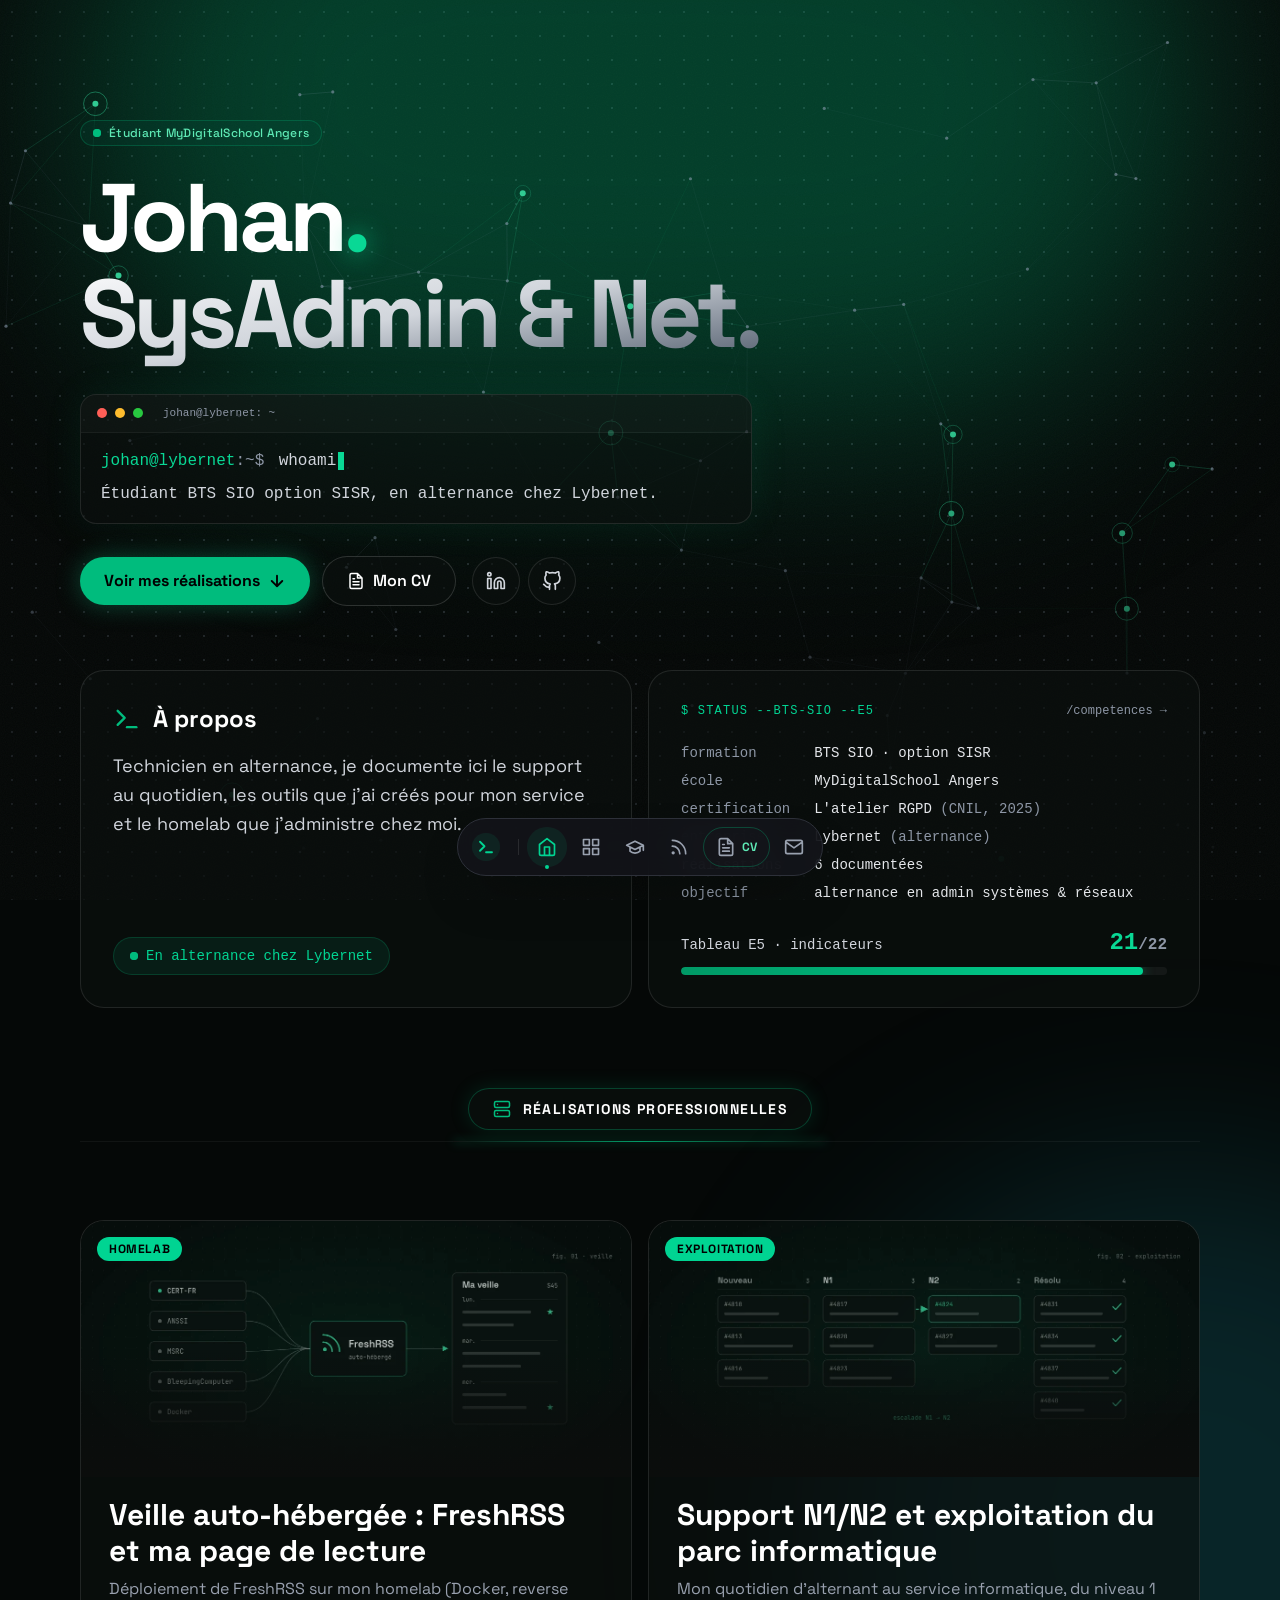
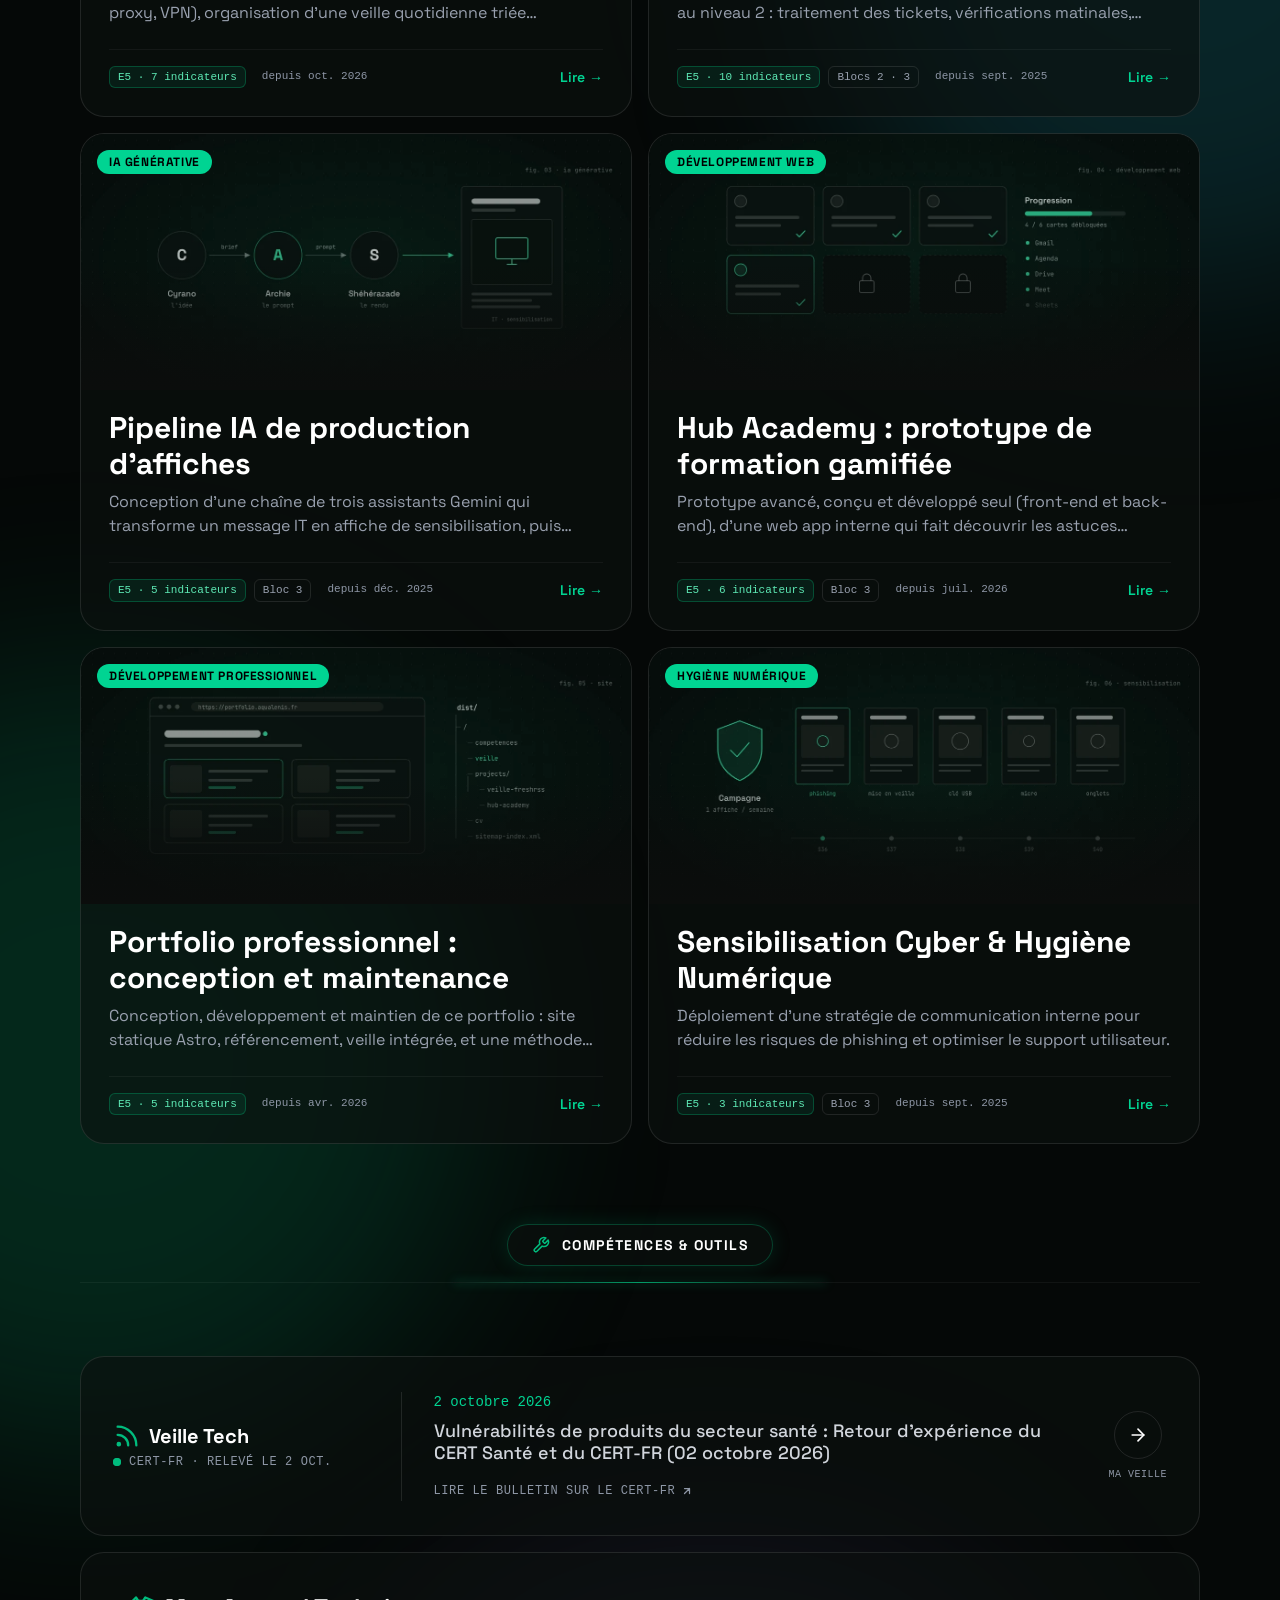
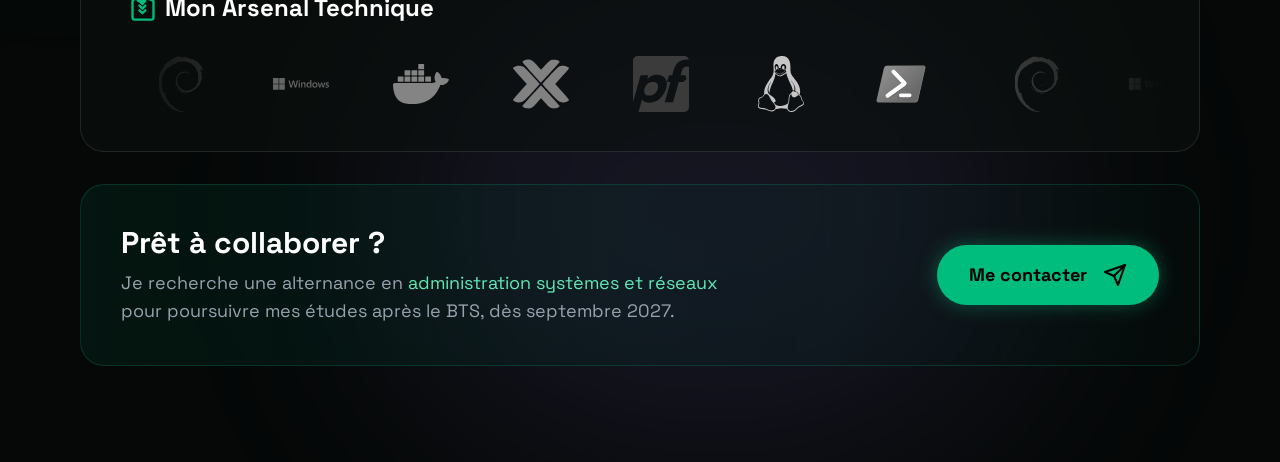
<file: index.html>
<!DOCTYPE html><html lang="fr" class="dark"> <head><meta charset="UTF-8"><meta name="viewport" content="width=device-width"><link rel="icon" type="image/png" href="/favicon.png"><meta name="generator" content="Astro v7.3.5"><meta name="description" content="Étudiant en BTS SIO option SISR, en alternance chez Lybernet / Carrefour Assurance : support et exploitation du parc, projets web, sensibilisation à la cybersécurité et homelab."><meta name="author" content="Johan Danais"><link rel="canonical" href="https://portfolio.aqualenis.fr/"><meta property="og:type" content="website"><meta property="og:site_name" content="Johan Danais — Portfolio"><meta property="og:locale" content="fr_FR"><meta property="og:url" content="https://portfolio.aqualenis.fr/"><meta property="og:title" content="Johan Danais — Administration Systèmes &amp; Réseaux"><meta property="og:description" content="Étudiant en BTS SIO option SISR, en alternance chez Lybernet / Carrefour Assurance : support et exploitation du parc, projets web, sensibilisation à la cybersécurité et homelab."><meta property="og:image" content="https://portfolio.aqualenis.fr/og-image.png"><meta property="og:image:width" content="1200"><meta property="og:image:height" content="630"><meta name="twitter:card" content="summary_large_image"><meta name="twitter:title" content="Johan Danais — Administration Systèmes &amp; Réseaux"><meta name="twitter:description" content="Étudiant en BTS SIO option SISR, en alternance chez Lybernet / Carrefour Assurance : support et exploitation du parc, projets web, sensibilisation à la cybersécurité et homelab."><meta name="twitter:image" content="https://portfolio.aqualenis.fr/og-image.png"><!-- Police hébergée avec le site (public/fonts) : aucune requête vers
             un service tiers, le site fonctionne hors connexion. --><link rel="preload" href="/fonts/space-grotesk-latin-wght-normal.woff2" as="font" type="font/woff2" crossorigin><title>Johan Danais — Administration Systèmes &amp; Réseaux</title><meta name="astro-view-transitions-enabled" content="true"> <meta name="astro-view-transitions-fallback" content="animate"><script type="module" src="/_astro/ClientRouter.astro_astro_type_script_index_0_lang.BsCrBuAq.js"></script><meta http-equiv="content-security-policy" content="default-src 'self';img-src 'self' data:;font-src 'self';connect-src 'self';object-src 'none';base-uri 'self';form-action 'none'; script-src 'self' 'sha256-BF0290pkb3jxQsE7z00xR8Imp8X34FLC88L0lkMnrGw=' 'sha256-QzWFZi+FLIx23tnm9SBU4aEgx4x8DsuASP07mfqol/c=' 'sha256-0chmwFk0zaA528yFfGV7J9ppIpdfTPPULncDF3WG7Zs=' 'sha256-eIXWvAmxkr251LJZkjniEK5LcPF3NkapbJepohwYRIc=' 'sha256-Q2BPg90ZMplYY+FSdApNErhpWafg2hcRRbndmvxuL/Q=' 'sha256-Ya0pUYrC7nM5Cn/056TyVuEiz6dFGrzmkWzgON0pF0U=' 'sha256-SHXg3YtOAVshUMT3f+eElYDgbV0kaujWj8DSaXSS4Vs='; style-src 'self' ; style-src-elem 'self' 'unsafe-inline'; style-src-attr 'unsafe-inline';"><link rel="stylesheet" href="/_astro/Layout.CaSwZXTl.css"><link rel="stylesheet" href="/_astro/index.BngcFWS4.css"><style>[data-astro-transition-scope="astro-v5paxn7m-1"] { view-transition-name: visuel-veille-freshrss; }@layer astro { ::view-transition-old(visuel-veille-freshrss) { 
	animation-duration: 180ms;
	animation-timing-function: cubic-bezier(0.76, 0, 0.24, 1);
	animation-fill-mode: both;
	animation-name: astroFadeOut; }::view-transition-new(visuel-veille-freshrss) { 
	animation-duration: 180ms;
	animation-timing-function: cubic-bezier(0.76, 0, 0.24, 1);
	animation-fill-mode: both;
	animation-name: astroFadeIn; }[data-astro-transition=back]::view-transition-old(visuel-veille-freshrss) { 
	animation-duration: 180ms;
	animation-timing-function: cubic-bezier(0.76, 0, 0.24, 1);
	animation-fill-mode: both;
	animation-name: astroFadeOut; }[data-astro-transition=back]::view-transition-new(visuel-veille-freshrss) { 
	animation-duration: 180ms;
	animation-timing-function: cubic-bezier(0.76, 0, 0.24, 1);
	animation-fill-mode: both;
	animation-name: astroFadeIn; } }[data-astro-transition-fallback="old"] [data-astro-transition-scope="astro-v5paxn7m-1"],
			[data-astro-transition-fallback="old"][data-astro-transition-scope="astro-v5paxn7m-1"] { 
	animation-duration: 180ms;
	animation-timing-function: cubic-bezier(0.76, 0, 0.24, 1);
	animation-fill-mode: both;
	animation-name: astroFadeOut; }[data-astro-transition-fallback="new"] [data-astro-transition-scope="astro-v5paxn7m-1"],
			[data-astro-transition-fallback="new"][data-astro-transition-scope="astro-v5paxn7m-1"] { 
	animation-duration: 180ms;
	animation-timing-function: cubic-bezier(0.76, 0, 0.24, 1);
	animation-fill-mode: both;
	animation-name: astroFadeIn; }[data-astro-transition=back][data-astro-transition-fallback="old"] [data-astro-transition-scope="astro-v5paxn7m-1"],
			[data-astro-transition=back][data-astro-transition-fallback="old"][data-astro-transition-scope="astro-v5paxn7m-1"] { 
	animation-duration: 180ms;
	animation-timing-function: cubic-bezier(0.76, 0, 0.24, 1);
	animation-fill-mode: both;
	animation-name: astroFadeOut; }[data-astro-transition=back][data-astro-transition-fallback="new"] [data-astro-transition-scope="astro-v5paxn7m-1"],
			[data-astro-transition=back][data-astro-transition-fallback="new"][data-astro-transition-scope="astro-v5paxn7m-1"] { 
	animation-duration: 180ms;
	animation-timing-function: cubic-bezier(0.76, 0, 0.24, 1);
	animation-fill-mode: both;
	animation-name: astroFadeIn; }</style><style>[data-astro-transition-scope="astro-wuj5t7kd-2"] { view-transition-name: titre-veille-freshrss; }@layer astro { ::view-transition-old(titre-veille-freshrss) { 
	animation-duration: 180ms;
	animation-timing-function: cubic-bezier(0.76, 0, 0.24, 1);
	animation-fill-mode: both;
	animation-name: astroFadeOut; }::view-transition-new(titre-veille-freshrss) { 
	animation-duration: 180ms;
	animation-timing-function: cubic-bezier(0.76, 0, 0.24, 1);
	animation-fill-mode: both;
	animation-name: astroFadeIn; }[data-astro-transition=back]::view-transition-old(titre-veille-freshrss) { 
	animation-duration: 180ms;
	animation-timing-function: cubic-bezier(0.76, 0, 0.24, 1);
	animation-fill-mode: both;
	animation-name: astroFadeOut; }[data-astro-transition=back]::view-transition-new(titre-veille-freshrss) { 
	animation-duration: 180ms;
	animation-timing-function: cubic-bezier(0.76, 0, 0.24, 1);
	animation-fill-mode: both;
	animation-name: astroFadeIn; } }[data-astro-transition-fallback="old"] [data-astro-transition-scope="astro-wuj5t7kd-2"],
			[data-astro-transition-fallback="old"][data-astro-transition-scope="astro-wuj5t7kd-2"] { 
	animation-duration: 180ms;
	animation-timing-function: cubic-bezier(0.76, 0, 0.24, 1);
	animation-fill-mode: both;
	animation-name: astroFadeOut; }[data-astro-transition-fallback="new"] [data-astro-transition-scope="astro-wuj5t7kd-2"],
			[data-astro-transition-fallback="new"][data-astro-transition-scope="astro-wuj5t7kd-2"] { 
	animation-duration: 180ms;
	animation-timing-function: cubic-bezier(0.76, 0, 0.24, 1);
	animation-fill-mode: both;
	animation-name: astroFadeIn; }[data-astro-transition=back][data-astro-transition-fallback="old"] [data-astro-transition-scope="astro-wuj5t7kd-2"],
			[data-astro-transition=back][data-astro-transition-fallback="old"][data-astro-transition-scope="astro-wuj5t7kd-2"] { 
	animation-duration: 180ms;
	animation-timing-function: cubic-bezier(0.76, 0, 0.24, 1);
	animation-fill-mode: both;
	animation-name: astroFadeOut; }[data-astro-transition=back][data-astro-transition-fallback="new"] [data-astro-transition-scope="astro-wuj5t7kd-2"],
			[data-astro-transition=back][data-astro-transition-fallback="new"][data-astro-transition-scope="astro-wuj5t7kd-2"] { 
	animation-duration: 180ms;
	animation-timing-function: cubic-bezier(0.76, 0, 0.24, 1);
	animation-fill-mode: both;
	animation-name: astroFadeIn; }</style><style>[data-astro-transition-scope="astro-v5paxn7m-3"] { view-transition-name: visuel-support-exploitation; }@layer astro { ::view-transition-old(visuel-support-exploitation) { 
	animation-duration: 180ms;
	animation-timing-function: cubic-bezier(0.76, 0, 0.24, 1);
	animation-fill-mode: both;
	animation-name: astroFadeOut; }::view-transition-new(visuel-support-exploitation) { 
	animation-duration: 180ms;
	animation-timing-function: cubic-bezier(0.76, 0, 0.24, 1);
	animation-fill-mode: both;
	animation-name: astroFadeIn; }[data-astro-transition=back]::view-transition-old(visuel-support-exploitation) { 
	animation-duration: 180ms;
	animation-timing-function: cubic-bezier(0.76, 0, 0.24, 1);
	animation-fill-mode: both;
	animation-name: astroFadeOut; }[data-astro-transition=back]::view-transition-new(visuel-support-exploitation) { 
	animation-duration: 180ms;
	animation-timing-function: cubic-bezier(0.76, 0, 0.24, 1);
	animation-fill-mode: both;
	animation-name: astroFadeIn; } }[data-astro-transition-fallback="old"] [data-astro-transition-scope="astro-v5paxn7m-3"],
			[data-astro-transition-fallback="old"][data-astro-transition-scope="astro-v5paxn7m-3"] { 
	animation-duration: 180ms;
	animation-timing-function: cubic-bezier(0.76, 0, 0.24, 1);
	animation-fill-mode: both;
	animation-name: astroFadeOut; }[data-astro-transition-fallback="new"] [data-astro-transition-scope="astro-v5paxn7m-3"],
			[data-astro-transition-fallback="new"][data-astro-transition-scope="astro-v5paxn7m-3"] { 
	animation-duration: 180ms;
	animation-timing-function: cubic-bezier(0.76, 0, 0.24, 1);
	animation-fill-mode: both;
	animation-name: astroFadeIn; }[data-astro-transition=back][data-astro-transition-fallback="old"] [data-astro-transition-scope="astro-v5paxn7m-3"],
			[data-astro-transition=back][data-astro-transition-fallback="old"][data-astro-transition-scope="astro-v5paxn7m-3"] { 
	animation-duration: 180ms;
	animation-timing-function: cubic-bezier(0.76, 0, 0.24, 1);
	animation-fill-mode: both;
	animation-name: astroFadeOut; }[data-astro-transition=back][data-astro-transition-fallback="new"] [data-astro-transition-scope="astro-v5paxn7m-3"],
			[data-astro-transition=back][data-astro-transition-fallback="new"][data-astro-transition-scope="astro-v5paxn7m-3"] { 
	animation-duration: 180ms;
	animation-timing-function: cubic-bezier(0.76, 0, 0.24, 1);
	animation-fill-mode: both;
	animation-name: astroFadeIn; }</style><style>[data-astro-transition-scope="astro-wuj5t7kd-4"] { view-transition-name: titre-support-exploitation; }@layer astro { ::view-transition-old(titre-support-exploitation) { 
	animation-duration: 180ms;
	animation-timing-function: cubic-bezier(0.76, 0, 0.24, 1);
	animation-fill-mode: both;
	animation-name: astroFadeOut; }::view-transition-new(titre-support-exploitation) { 
	animation-duration: 180ms;
	animation-timing-function: cubic-bezier(0.76, 0, 0.24, 1);
	animation-fill-mode: both;
	animation-name: astroFadeIn; }[data-astro-transition=back]::view-transition-old(titre-support-exploitation) { 
	animation-duration: 180ms;
	animation-timing-function: cubic-bezier(0.76, 0, 0.24, 1);
	animation-fill-mode: both;
	animation-name: astroFadeOut; }[data-astro-transition=back]::view-transition-new(titre-support-exploitation) { 
	animation-duration: 180ms;
	animation-timing-function: cubic-bezier(0.76, 0, 0.24, 1);
	animation-fill-mode: both;
	animation-name: astroFadeIn; } }[data-astro-transition-fallback="old"] [data-astro-transition-scope="astro-wuj5t7kd-4"],
			[data-astro-transition-fallback="old"][data-astro-transition-scope="astro-wuj5t7kd-4"] { 
	animation-duration: 180ms;
	animation-timing-function: cubic-bezier(0.76, 0, 0.24, 1);
	animation-fill-mode: both;
	animation-name: astroFadeOut; }[data-astro-transition-fallback="new"] [data-astro-transition-scope="astro-wuj5t7kd-4"],
			[data-astro-transition-fallback="new"][data-astro-transition-scope="astro-wuj5t7kd-4"] { 
	animation-duration: 180ms;
	animation-timing-function: cubic-bezier(0.76, 0, 0.24, 1);
	animation-fill-mode: both;
	animation-name: astroFadeIn; }[data-astro-transition=back][data-astro-transition-fallback="old"] [data-astro-transition-scope="astro-wuj5t7kd-4"],
			[data-astro-transition=back][data-astro-transition-fallback="old"][data-astro-transition-scope="astro-wuj5t7kd-4"] { 
	animation-duration: 180ms;
	animation-timing-function: cubic-bezier(0.76, 0, 0.24, 1);
	animation-fill-mode: both;
	animation-name: astroFadeOut; }[data-astro-transition=back][data-astro-transition-fallback="new"] [data-astro-transition-scope="astro-wuj5t7kd-4"],
			[data-astro-transition=back][data-astro-transition-fallback="new"][data-astro-transition-scope="astro-wuj5t7kd-4"] { 
	animation-duration: 180ms;
	animation-timing-function: cubic-bezier(0.76, 0, 0.24, 1);
	animation-fill-mode: both;
	animation-name: astroFadeIn; }</style><style>[data-astro-transition-scope="astro-v5paxn7m-5"] { view-transition-name: visuel-pipeline-affiches-ia; }@layer astro { ::view-transition-old(visuel-pipeline-affiches-ia) { 
	animation-duration: 180ms;
	animation-timing-function: cubic-bezier(0.76, 0, 0.24, 1);
	animation-fill-mode: both;
	animation-name: astroFadeOut; }::view-transition-new(visuel-pipeline-affiches-ia) { 
	animation-duration: 180ms;
	animation-timing-function: cubic-bezier(0.76, 0, 0.24, 1);
	animation-fill-mode: both;
	animation-name: astroFadeIn; }[data-astro-transition=back]::view-transition-old(visuel-pipeline-affiches-ia) { 
	animation-duration: 180ms;
	animation-timing-function: cubic-bezier(0.76, 0, 0.24, 1);
	animation-fill-mode: both;
	animation-name: astroFadeOut; }[data-astro-transition=back]::view-transition-new(visuel-pipeline-affiches-ia) { 
	animation-duration: 180ms;
	animation-timing-function: cubic-bezier(0.76, 0, 0.24, 1);
	animation-fill-mode: both;
	animation-name: astroFadeIn; } }[data-astro-transition-fallback="old"] [data-astro-transition-scope="astro-v5paxn7m-5"],
			[data-astro-transition-fallback="old"][data-astro-transition-scope="astro-v5paxn7m-5"] { 
	animation-duration: 180ms;
	animation-timing-function: cubic-bezier(0.76, 0, 0.24, 1);
	animation-fill-mode: both;
	animation-name: astroFadeOut; }[data-astro-transition-fallback="new"] [data-astro-transition-scope="astro-v5paxn7m-5"],
			[data-astro-transition-fallback="new"][data-astro-transition-scope="astro-v5paxn7m-5"] { 
	animation-duration: 180ms;
	animation-timing-function: cubic-bezier(0.76, 0, 0.24, 1);
	animation-fill-mode: both;
	animation-name: astroFadeIn; }[data-astro-transition=back][data-astro-transition-fallback="old"] [data-astro-transition-scope="astro-v5paxn7m-5"],
			[data-astro-transition=back][data-astro-transition-fallback="old"][data-astro-transition-scope="astro-v5paxn7m-5"] { 
	animation-duration: 180ms;
	animation-timing-function: cubic-bezier(0.76, 0, 0.24, 1);
	animation-fill-mode: both;
	animation-name: astroFadeOut; }[data-astro-transition=back][data-astro-transition-fallback="new"] [data-astro-transition-scope="astro-v5paxn7m-5"],
			[data-astro-transition=back][data-astro-transition-fallback="new"][data-astro-transition-scope="astro-v5paxn7m-5"] { 
	animation-duration: 180ms;
	animation-timing-function: cubic-bezier(0.76, 0, 0.24, 1);
	animation-fill-mode: both;
	animation-name: astroFadeIn; }</style><style>[data-astro-transition-scope="astro-wuj5t7kd-6"] { view-transition-name: titre-pipeline-affiches-ia; }@layer astro { ::view-transition-old(titre-pipeline-affiches-ia) { 
	animation-duration: 180ms;
	animation-timing-function: cubic-bezier(0.76, 0, 0.24, 1);
	animation-fill-mode: both;
	animation-name: astroFadeOut; }::view-transition-new(titre-pipeline-affiches-ia) { 
	animation-duration: 180ms;
	animation-timing-function: cubic-bezier(0.76, 0, 0.24, 1);
	animation-fill-mode: both;
	animation-name: astroFadeIn; }[data-astro-transition=back]::view-transition-old(titre-pipeline-affiches-ia) { 
	animation-duration: 180ms;
	animation-timing-function: cubic-bezier(0.76, 0, 0.24, 1);
	animation-fill-mode: both;
	animation-name: astroFadeOut; }[data-astro-transition=back]::view-transition-new(titre-pipeline-affiches-ia) { 
	animation-duration: 180ms;
	animation-timing-function: cubic-bezier(0.76, 0, 0.24, 1);
	animation-fill-mode: both;
	animation-name: astroFadeIn; } }[data-astro-transition-fallback="old"] [data-astro-transition-scope="astro-wuj5t7kd-6"],
			[data-astro-transition-fallback="old"][data-astro-transition-scope="astro-wuj5t7kd-6"] { 
	animation-duration: 180ms;
	animation-timing-function: cubic-bezier(0.76, 0, 0.24, 1);
	animation-fill-mode: both;
	animation-name: astroFadeOut; }[data-astro-transition-fallback="new"] [data-astro-transition-scope="astro-wuj5t7kd-6"],
			[data-astro-transition-fallback="new"][data-astro-transition-scope="astro-wuj5t7kd-6"] { 
	animation-duration: 180ms;
	animation-timing-function: cubic-bezier(0.76, 0, 0.24, 1);
	animation-fill-mode: both;
	animation-name: astroFadeIn; }[data-astro-transition=back][data-astro-transition-fallback="old"] [data-astro-transition-scope="astro-wuj5t7kd-6"],
			[data-astro-transition=back][data-astro-transition-fallback="old"][data-astro-transition-scope="astro-wuj5t7kd-6"] { 
	animation-duration: 180ms;
	animation-timing-function: cubic-bezier(0.76, 0, 0.24, 1);
	animation-fill-mode: both;
	animation-name: astroFadeOut; }[data-astro-transition=back][data-astro-transition-fallback="new"] [data-astro-transition-scope="astro-wuj5t7kd-6"],
			[data-astro-transition=back][data-astro-transition-fallback="new"][data-astro-transition-scope="astro-wuj5t7kd-6"] { 
	animation-duration: 180ms;
	animation-timing-function: cubic-bezier(0.76, 0, 0.24, 1);
	animation-fill-mode: both;
	animation-name: astroFadeIn; }</style><style>[data-astro-transition-scope="astro-v5paxn7m-7"] { view-transition-name: visuel-hub-academy; }@layer astro { ::view-transition-old(visuel-hub-academy) { 
	animation-duration: 180ms;
	animation-timing-function: cubic-bezier(0.76, 0, 0.24, 1);
	animation-fill-mode: both;
	animation-name: astroFadeOut; }::view-transition-new(visuel-hub-academy) { 
	animation-duration: 180ms;
	animation-timing-function: cubic-bezier(0.76, 0, 0.24, 1);
	animation-fill-mode: both;
	animation-name: astroFadeIn; }[data-astro-transition=back]::view-transition-old(visuel-hub-academy) { 
	animation-duration: 180ms;
	animation-timing-function: cubic-bezier(0.76, 0, 0.24, 1);
	animation-fill-mode: both;
	animation-name: astroFadeOut; }[data-astro-transition=back]::view-transition-new(visuel-hub-academy) { 
	animation-duration: 180ms;
	animation-timing-function: cubic-bezier(0.76, 0, 0.24, 1);
	animation-fill-mode: both;
	animation-name: astroFadeIn; } }[data-astro-transition-fallback="old"] [data-astro-transition-scope="astro-v5paxn7m-7"],
			[data-astro-transition-fallback="old"][data-astro-transition-scope="astro-v5paxn7m-7"] { 
	animation-duration: 180ms;
	animation-timing-function: cubic-bezier(0.76, 0, 0.24, 1);
	animation-fill-mode: both;
	animation-name: astroFadeOut; }[data-astro-transition-fallback="new"] [data-astro-transition-scope="astro-v5paxn7m-7"],
			[data-astro-transition-fallback="new"][data-astro-transition-scope="astro-v5paxn7m-7"] { 
	animation-duration: 180ms;
	animation-timing-function: cubic-bezier(0.76, 0, 0.24, 1);
	animation-fill-mode: both;
	animation-name: astroFadeIn; }[data-astro-transition=back][data-astro-transition-fallback="old"] [data-astro-transition-scope="astro-v5paxn7m-7"],
			[data-astro-transition=back][data-astro-transition-fallback="old"][data-astro-transition-scope="astro-v5paxn7m-7"] { 
	animation-duration: 180ms;
	animation-timing-function: cubic-bezier(0.76, 0, 0.24, 1);
	animation-fill-mode: both;
	animation-name: astroFadeOut; }[data-astro-transition=back][data-astro-transition-fallback="new"] [data-astro-transition-scope="astro-v5paxn7m-7"],
			[data-astro-transition=back][data-astro-transition-fallback="new"][data-astro-transition-scope="astro-v5paxn7m-7"] { 
	animation-duration: 180ms;
	animation-timing-function: cubic-bezier(0.76, 0, 0.24, 1);
	animation-fill-mode: both;
	animation-name: astroFadeIn; }</style><style>[data-astro-transition-scope="astro-wuj5t7kd-8"] { view-transition-name: titre-hub-academy; }@layer astro { ::view-transition-old(titre-hub-academy) { 
	animation-duration: 180ms;
	animation-timing-function: cubic-bezier(0.76, 0, 0.24, 1);
	animation-fill-mode: both;
	animation-name: astroFadeOut; }::view-transition-new(titre-hub-academy) { 
	animation-duration: 180ms;
	animation-timing-function: cubic-bezier(0.76, 0, 0.24, 1);
	animation-fill-mode: both;
	animation-name: astroFadeIn; }[data-astro-transition=back]::view-transition-old(titre-hub-academy) { 
	animation-duration: 180ms;
	animation-timing-function: cubic-bezier(0.76, 0, 0.24, 1);
	animation-fill-mode: both;
	animation-name: astroFadeOut; }[data-astro-transition=back]::view-transition-new(titre-hub-academy) { 
	animation-duration: 180ms;
	animation-timing-function: cubic-bezier(0.76, 0, 0.24, 1);
	animation-fill-mode: both;
	animation-name: astroFadeIn; } }[data-astro-transition-fallback="old"] [data-astro-transition-scope="astro-wuj5t7kd-8"],
			[data-astro-transition-fallback="old"][data-astro-transition-scope="astro-wuj5t7kd-8"] { 
	animation-duration: 180ms;
	animation-timing-function: cubic-bezier(0.76, 0, 0.24, 1);
	animation-fill-mode: both;
	animation-name: astroFadeOut; }[data-astro-transition-fallback="new"] [data-astro-transition-scope="astro-wuj5t7kd-8"],
			[data-astro-transition-fallback="new"][data-astro-transition-scope="astro-wuj5t7kd-8"] { 
	animation-duration: 180ms;
	animation-timing-function: cubic-bezier(0.76, 0, 0.24, 1);
	animation-fill-mode: both;
	animation-name: astroFadeIn; }[data-astro-transition=back][data-astro-transition-fallback="old"] [data-astro-transition-scope="astro-wuj5t7kd-8"],
			[data-astro-transition=back][data-astro-transition-fallback="old"][data-astro-transition-scope="astro-wuj5t7kd-8"] { 
	animation-duration: 180ms;
	animation-timing-function: cubic-bezier(0.76, 0, 0.24, 1);
	animation-fill-mode: both;
	animation-name: astroFadeOut; }[data-astro-transition=back][data-astro-transition-fallback="new"] [data-astro-transition-scope="astro-wuj5t7kd-8"],
			[data-astro-transition=back][data-astro-transition-fallback="new"][data-astro-transition-scope="astro-wuj5t7kd-8"] { 
	animation-duration: 180ms;
	animation-timing-function: cubic-bezier(0.76, 0, 0.24, 1);
	animation-fill-mode: both;
	animation-name: astroFadeIn; }</style><style>[data-astro-transition-scope="astro-v5paxn7m-9"] { view-transition-name: visuel-portfolio; }@layer astro { ::view-transition-old(visuel-portfolio) { 
	animation-duration: 180ms;
	animation-timing-function: cubic-bezier(0.76, 0, 0.24, 1);
	animation-fill-mode: both;
	animation-name: astroFadeOut; }::view-transition-new(visuel-portfolio) { 
	animation-duration: 180ms;
	animation-timing-function: cubic-bezier(0.76, 0, 0.24, 1);
	animation-fill-mode: both;
	animation-name: astroFadeIn; }[data-astro-transition=back]::view-transition-old(visuel-portfolio) { 
	animation-duration: 180ms;
	animation-timing-function: cubic-bezier(0.76, 0, 0.24, 1);
	animation-fill-mode: both;
	animation-name: astroFadeOut; }[data-astro-transition=back]::view-transition-new(visuel-portfolio) { 
	animation-duration: 180ms;
	animation-timing-function: cubic-bezier(0.76, 0, 0.24, 1);
	animation-fill-mode: both;
	animation-name: astroFadeIn; } }[data-astro-transition-fallback="old"] [data-astro-transition-scope="astro-v5paxn7m-9"],
			[data-astro-transition-fallback="old"][data-astro-transition-scope="astro-v5paxn7m-9"] { 
	animation-duration: 180ms;
	animation-timing-function: cubic-bezier(0.76, 0, 0.24, 1);
	animation-fill-mode: both;
	animation-name: astroFadeOut; }[data-astro-transition-fallback="new"] [data-astro-transition-scope="astro-v5paxn7m-9"],
			[data-astro-transition-fallback="new"][data-astro-transition-scope="astro-v5paxn7m-9"] { 
	animation-duration: 180ms;
	animation-timing-function: cubic-bezier(0.76, 0, 0.24, 1);
	animation-fill-mode: both;
	animation-name: astroFadeIn; }[data-astro-transition=back][data-astro-transition-fallback="old"] [data-astro-transition-scope="astro-v5paxn7m-9"],
			[data-astro-transition=back][data-astro-transition-fallback="old"][data-astro-transition-scope="astro-v5paxn7m-9"] { 
	animation-duration: 180ms;
	animation-timing-function: cubic-bezier(0.76, 0, 0.24, 1);
	animation-fill-mode: both;
	animation-name: astroFadeOut; }[data-astro-transition=back][data-astro-transition-fallback="new"] [data-astro-transition-scope="astro-v5paxn7m-9"],
			[data-astro-transition=back][data-astro-transition-fallback="new"][data-astro-transition-scope="astro-v5paxn7m-9"] { 
	animation-duration: 180ms;
	animation-timing-function: cubic-bezier(0.76, 0, 0.24, 1);
	animation-fill-mode: both;
	animation-name: astroFadeIn; }</style><style>[data-astro-transition-scope="astro-wuj5t7kd-10"] { view-transition-name: titre-portfolio; }@layer astro { ::view-transition-old(titre-portfolio) { 
	animation-duration: 180ms;
	animation-timing-function: cubic-bezier(0.76, 0, 0.24, 1);
	animation-fill-mode: both;
	animation-name: astroFadeOut; }::view-transition-new(titre-portfolio) { 
	animation-duration: 180ms;
	animation-timing-function: cubic-bezier(0.76, 0, 0.24, 1);
	animation-fill-mode: both;
	animation-name: astroFadeIn; }[data-astro-transition=back]::view-transition-old(titre-portfolio) { 
	animation-duration: 180ms;
	animation-timing-function: cubic-bezier(0.76, 0, 0.24, 1);
	animation-fill-mode: both;
	animation-name: astroFadeOut; }[data-astro-transition=back]::view-transition-new(titre-portfolio) { 
	animation-duration: 180ms;
	animation-timing-function: cubic-bezier(0.76, 0, 0.24, 1);
	animation-fill-mode: both;
	animation-name: astroFadeIn; } }[data-astro-transition-fallback="old"] [data-astro-transition-scope="astro-wuj5t7kd-10"],
			[data-astro-transition-fallback="old"][data-astro-transition-scope="astro-wuj5t7kd-10"] { 
	animation-duration: 180ms;
	animation-timing-function: cubic-bezier(0.76, 0, 0.24, 1);
	animation-fill-mode: both;
	animation-name: astroFadeOut; }[data-astro-transition-fallback="new"] [data-astro-transition-scope="astro-wuj5t7kd-10"],
			[data-astro-transition-fallback="new"][data-astro-transition-scope="astro-wuj5t7kd-10"] { 
	animation-duration: 180ms;
	animation-timing-function: cubic-bezier(0.76, 0, 0.24, 1);
	animation-fill-mode: both;
	animation-name: astroFadeIn; }[data-astro-transition=back][data-astro-transition-fallback="old"] [data-astro-transition-scope="astro-wuj5t7kd-10"],
			[data-astro-transition=back][data-astro-transition-fallback="old"][data-astro-transition-scope="astro-wuj5t7kd-10"] { 
	animation-duration: 180ms;
	animation-timing-function: cubic-bezier(0.76, 0, 0.24, 1);
	animation-fill-mode: both;
	animation-name: astroFadeOut; }[data-astro-transition=back][data-astro-transition-fallback="new"] [data-astro-transition-scope="astro-wuj5t7kd-10"],
			[data-astro-transition=back][data-astro-transition-fallback="new"][data-astro-transition-scope="astro-wuj5t7kd-10"] { 
	animation-duration: 180ms;
	animation-timing-function: cubic-bezier(0.76, 0, 0.24, 1);
	animation-fill-mode: both;
	animation-name: astroFadeIn; }</style><style>[data-astro-transition-scope="astro-v5paxn7m-11"] { view-transition-name: visuel-cyber-sensibilisation; }@layer astro { ::view-transition-old(visuel-cyber-sensibilisation) { 
	animation-duration: 180ms;
	animation-timing-function: cubic-bezier(0.76, 0, 0.24, 1);
	animation-fill-mode: both;
	animation-name: astroFadeOut; }::view-transition-new(visuel-cyber-sensibilisation) { 
	animation-duration: 180ms;
	animation-timing-function: cubic-bezier(0.76, 0, 0.24, 1);
	animation-fill-mode: both;
	animation-name: astroFadeIn; }[data-astro-transition=back]::view-transition-old(visuel-cyber-sensibilisation) { 
	animation-duration: 180ms;
	animation-timing-function: cubic-bezier(0.76, 0, 0.24, 1);
	animation-fill-mode: both;
	animation-name: astroFadeOut; }[data-astro-transition=back]::view-transition-new(visuel-cyber-sensibilisation) { 
	animation-duration: 180ms;
	animation-timing-function: cubic-bezier(0.76, 0, 0.24, 1);
	animation-fill-mode: both;
	animation-name: astroFadeIn; } }[data-astro-transition-fallback="old"] [data-astro-transition-scope="astro-v5paxn7m-11"],
			[data-astro-transition-fallback="old"][data-astro-transition-scope="astro-v5paxn7m-11"] { 
	animation-duration: 180ms;
	animation-timing-function: cubic-bezier(0.76, 0, 0.24, 1);
	animation-fill-mode: both;
	animation-name: astroFadeOut; }[data-astro-transition-fallback="new"] [data-astro-transition-scope="astro-v5paxn7m-11"],
			[data-astro-transition-fallback="new"][data-astro-transition-scope="astro-v5paxn7m-11"] { 
	animation-duration: 180ms;
	animation-timing-function: cubic-bezier(0.76, 0, 0.24, 1);
	animation-fill-mode: both;
	animation-name: astroFadeIn; }[data-astro-transition=back][data-astro-transition-fallback="old"] [data-astro-transition-scope="astro-v5paxn7m-11"],
			[data-astro-transition=back][data-astro-transition-fallback="old"][data-astro-transition-scope="astro-v5paxn7m-11"] { 
	animation-duration: 180ms;
	animation-timing-function: cubic-bezier(0.76, 0, 0.24, 1);
	animation-fill-mode: both;
	animation-name: astroFadeOut; }[data-astro-transition=back][data-astro-transition-fallback="new"] [data-astro-transition-scope="astro-v5paxn7m-11"],
			[data-astro-transition=back][data-astro-transition-fallback="new"][data-astro-transition-scope="astro-v5paxn7m-11"] { 
	animation-duration: 180ms;
	animation-timing-function: cubic-bezier(0.76, 0, 0.24, 1);
	animation-fill-mode: both;
	animation-name: astroFadeIn; }</style><style>[data-astro-transition-scope="astro-wuj5t7kd-12"] { view-transition-name: titre-cyber-sensibilisation; }@layer astro { ::view-transition-old(titre-cyber-sensibilisation) { 
	animation-duration: 180ms;
	animation-timing-function: cubic-bezier(0.76, 0, 0.24, 1);
	animation-fill-mode: both;
	animation-name: astroFadeOut; }::view-transition-new(titre-cyber-sensibilisation) { 
	animation-duration: 180ms;
	animation-timing-function: cubic-bezier(0.76, 0, 0.24, 1);
	animation-fill-mode: both;
	animation-name: astroFadeIn; }[data-astro-transition=back]::view-transition-old(titre-cyber-sensibilisation) { 
	animation-duration: 180ms;
	animation-timing-function: cubic-bezier(0.76, 0, 0.24, 1);
	animation-fill-mode: both;
	animation-name: astroFadeOut; }[data-astro-transition=back]::view-transition-new(titre-cyber-sensibilisation) { 
	animation-duration: 180ms;
	animation-timing-function: cubic-bezier(0.76, 0, 0.24, 1);
	animation-fill-mode: both;
	animation-name: astroFadeIn; } }[data-astro-transition-fallback="old"] [data-astro-transition-scope="astro-wuj5t7kd-12"],
			[data-astro-transition-fallback="old"][data-astro-transition-scope="astro-wuj5t7kd-12"] { 
	animation-duration: 180ms;
	animation-timing-function: cubic-bezier(0.76, 0, 0.24, 1);
	animation-fill-mode: both;
	animation-name: astroFadeOut; }[data-astro-transition-fallback="new"] [data-astro-transition-scope="astro-wuj5t7kd-12"],
			[data-astro-transition-fallback="new"][data-astro-transition-scope="astro-wuj5t7kd-12"] { 
	animation-duration: 180ms;
	animation-timing-function: cubic-bezier(0.76, 0, 0.24, 1);
	animation-fill-mode: both;
	animation-name: astroFadeIn; }[data-astro-transition=back][data-astro-transition-fallback="old"] [data-astro-transition-scope="astro-wuj5t7kd-12"],
			[data-astro-transition=back][data-astro-transition-fallback="old"][data-astro-transition-scope="astro-wuj5t7kd-12"] { 
	animation-duration: 180ms;
	animation-timing-function: cubic-bezier(0.76, 0, 0.24, 1);
	animation-fill-mode: both;
	animation-name: astroFadeOut; }[data-astro-transition=back][data-astro-transition-fallback="new"] [data-astro-transition-scope="astro-wuj5t7kd-12"],
			[data-astro-transition=back][data-astro-transition-fallback="new"][data-astro-transition-scope="astro-wuj5t7kd-12"] { 
	animation-duration: 180ms;
	animation-timing-function: cubic-bezier(0.76, 0, 0.24, 1);
	animation-fill-mode: both;
	animation-name: astroFadeIn; }</style></head> <!-- Le fond animé (#fond-vivant) est calé sur le body : rien ne doit dépasser
	     sous le body, sinon le bas de page apparaît sans fond. flow-root y contient
	     les marges des enfants ; un élément « fixed » placé dans un bloc animé
	     (transform) dépasserait aussi : voir l'infobulle de l'accueil. --> <body class="relative flow-root bg-void text-white font-['Space_Grotesk'] antialiased min-h-screen selection:bg-emerald-500 selection:text-black overflow-x-hidden"> <div data-astro-transition-persist="fond" id="fond-vivant" aria-hidden="true"> <div class="fond-points"></div> <div class="fond-grain"></div> <div class="fond-halos"> <div class="halo halo-emeraude" style="--k:.35; top:-220px; left:calc(50% - 560px); width:1120px; height:640px"></div> <div class="halo halo-cyan" style="--k:.2; top:32%; right:-260px; width:720px; height:720px"></div> <div class="halo halo-emeraude halo-doux" style="--k:.28; top:62%; left:-300px; width:780px; height:780px"></div> <div class="halo halo-violet" style="--k:.15; top:86%; left:30%; width:660px; height:520px"></div> </div> <canvas id="reseau"></canvas> <div id="lueur-souris"></div> </div><script type="module" src="/_astro/FondVivant.astro_astro_type_script_index_0_lang.5u0arES_.js"></script>  <main class="max-w-6xl mx-auto p-4 pt-20" data-astro-cid-lcdefpme> <header class="mb-16 pt-10 relative" data-astro-cid-lcdefpme> <div class="inline-flex items-center gap-2 px-3 py-1 mb-6 text-xs font-medium tracking-wide text-emerald-300 bg-emerald-900/20 border border-emerald-500/25 rounded-full backdrop-blur-sm" data-astro-cid-lcdefpme> <span class="relative flex h-2 w-2" data-astro-cid-lcdefpme> <span class="animate-ping absolute inline-flex h-full w-full rounded-full bg-emerald-400 opacity-75" data-astro-cid-lcdefpme></span> <span class="relative inline-flex rounded-full h-2 w-2 bg-emerald-500" data-astro-cid-lcdefpme></span> </span>
Étudiant MyDigitalSchool Angers
</div> <h1 class="text-6xl md:text-8xl font-bold mb-8 tracking-tighter leading-none" data-astro-cid-lcdefpme>
Johan<span class="text-glow text-shadow-[0_0_24px_oklch(0.78_0.17_162/0.7)]" data-astro-cid-lcdefpme>.</span> <br data-astro-cid-lcdefpme> <span class="text-transparent bg-clip-text bg-linear-to-br from-white via-gray-300 to-gray-600" data-astro-cid-lcdefpme>
SysAdmin & Net.
</span> </h1>  <div class="terminal max-w-2xl font-mono text-sm md:text-base surface border border-white/10 rounded-2xl overflow-hidden shadow-[0_0_40px_rgba(16,185,129,0.08)]" data-astro-cid-lcdefpme> <div class="flex items-center gap-2 px-4 py-2.5 border-b border-white/5 bg-white/[0.02]" data-astro-cid-lcdefpme> <span class="h-2.5 w-2.5 rounded-full bg-[#ff5f57]" data-astro-cid-lcdefpme></span> <span class="h-2.5 w-2.5 rounded-full bg-[#febc2e]" data-astro-cid-lcdefpme></span> <span class="h-2.5 w-2.5 rounded-full bg-[#28c840]" data-astro-cid-lcdefpme></span> <span class="ml-3 text-[11px] text-muted" data-astro-cid-lcdefpme>johan@lybernet: ~</span> </div> <div class="px-5 py-4 space-y-2" data-astro-cid-lcdefpme> <p class="text-gray-300" data-astro-cid-lcdefpme> <span class="text-glow" data-astro-cid-lcdefpme>johan@lybernet</span><span class="text-muted" data-astro-cid-lcdefpme>:~$</span> <span class="commande" data-astro-cid-lcdefpme>whoami</span><span class="curseur" aria-hidden="true" data-astro-cid-lcdefpme></span> </p> <p class="reponse text-gray-300 leading-relaxed" data-astro-cid-lcdefpme>
Étudiant BTS SIO option SISR, en alternance chez Lybernet.
</p> </div> </div> <div class="mt-8 flex flex-wrap items-center gap-3" data-astro-cid-lcdefpme> <a href="#projects" class="inline-flex items-center gap-2 bg-emerald-500 hover:bg-emerald-400 text-black font-bold px-6 py-3 rounded-full transition shadow-[0_0_24px_rgba(16,185,129,0.35)] focus-visible:outline-hidden focus-visible:ring-2 focus-visible:ring-white" data-astro-cid-lcdefpme>
Voir mes réalisations
<svg xmlns="http://www.w3.org/2000/svg" width="18" height="18" viewBox="0 0 24 24" fill="none" stroke="currentColor" stroke-width="2.5" stroke-linecap="round" stroke-linejoin="round" aria-hidden="true" data-astro-cid-lcdefpme><path d="M12 5v14M19 12l-7 7-7-7" data-astro-cid-lcdefpme></path></svg> </a> <a href="/mon_cv.pdf" target="_blank" rel="noopener" class="inline-flex items-center gap-2 surface border border-white/15 hover:border-emerald-500/50 text-white font-semibold px-6 py-3 rounded-full transition focus-visible:outline-hidden focus-visible:ring-2 focus-visible:ring-emerald-500" data-astro-cid-lcdefpme> <svg xmlns="http://www.w3.org/2000/svg" width="18" height="18" viewBox="0 0 24 24" fill="none" stroke="currentColor" stroke-width="2" stroke-linecap="round" stroke-linejoin="round" aria-hidden="true" data-astro-cid-lcdefpme><path d="M14 2H6a2 2 0 0 0-2 2v16a2 2 0 0 0 2 2h12a2 2 0 0 0 2-2V8z M14 2v6h6 M16 13H8 M16 17H8 M10 9H8" data-astro-cid-lcdefpme></path></svg>
Mon CV
</a> <div class="flex items-center gap-2 ml-1" data-astro-cid-lcdefpme> <a href="https://www.linkedin.com/in/johan-danais-65a315198/" target="_blank" rel="noopener" aria-label="LinkedIn" class="flex h-12 w-12 items-center justify-center rounded-full surface border border-white/10 text-gray-300 hover:text-[#4c9be8] hover:border-[#0a66c2]/60 transition focus-visible:outline-hidden focus-visible:ring-2 focus-visible:ring-emerald-500" data-astro-cid-lcdefpme> <svg xmlns="http://www.w3.org/2000/svg" width="20" height="20" viewBox="0 0 24 24" fill="none" stroke="currentColor" stroke-width="2" stroke-linecap="round" stroke-linejoin="round" aria-hidden="true" data-astro-cid-lcdefpme><path d="M16 8a6 6 0 0 1 6 6v7h-4v-7a2 2 0 0 0-2-2 2 2 0 0 0-2 2v7h-4v-7a6 6 0 0 1 6-6z" data-astro-cid-lcdefpme></path><rect x="2" y="9" width="4" height="12" data-astro-cid-lcdefpme></rect><circle cx="4" cy="4" r="2" data-astro-cid-lcdefpme></circle></svg> </a> <a href="https://github.com/merynger" target="_blank" rel="noopener" aria-label="GitHub" class="flex h-12 w-12 items-center justify-center rounded-full surface border border-white/10 text-gray-300 hover:text-white hover:border-white/50 transition focus-visible:outline-hidden focus-visible:ring-2 focus-visible:ring-emerald-500" data-astro-cid-lcdefpme> <svg xmlns="http://www.w3.org/2000/svg" width="20" height="20" viewBox="0 0 24 24" fill="none" stroke="currentColor" stroke-width="2" stroke-linecap="round" stroke-linejoin="round" aria-hidden="true" data-astro-cid-lcdefpme><path d="M9 19c-5 1.5-5-2.5-7-3m14 6v-3.87a3.37 3.37 0 0 0-.94-2.61c3.14-.35 6.44-1.54 6.44-7A5.44 5.44 0 0 0 20 4.77 5.07 5.07 0 0 0 19.91 1S18.73.65 16 2.48a13.38 13.38 0 0 0-7 0C6.27.65 5.09 1 5.09 1A5.07 5.07 0 0 0 5 4.77a5.44 5.44 0 0 0-1.5 3.78c0 5.42 3.3 6.61 6.44 7A3.37 3.37 0 0 0 9 18.13V22" data-astro-cid-lcdefpme></path></svg> </a> </div> </div> </header> <div class="grid grid-cols-1 md:grid-cols-4 gap-4 auto-rows-[minmax(180px,auto)]" data-astro-cid-lcdefpme> <div class="card md:col-span-2 p-8 flex flex-col justify-between surface border border-white/10 rounded-3xl hover:border-emerald-500/50 transition group overflow-hidden relative" data-astro-cid-lcdefpme> <div data-astro-cid-lcdefpme> <h2 class="text-2xl font-bold text-white mb-4 flex items-center gap-3" data-astro-cid-lcdefpme> <svg xmlns="http://www.w3.org/2000/svg" width="28" height="28" viewBox="0 0 24 24" fill="none" stroke="currentColor" stroke-width="2" stroke-linecap="round" stroke-linejoin="round" class="text-emerald-500" aria-hidden="true" data-astro-cid-lcdefpme><polyline points="4 17 10 11 4 5" data-astro-cid-lcdefpme></polyline><line x1="12" y1="19" x2="20" y2="19" data-astro-cid-lcdefpme></line></svg>
À propos
</h2> <p class="text-gray-300 text-lg leading-relaxed" data-astro-cid-lcdefpme>
Technicien en alternance, je documente ici le support
                        au quotidien, les outils que j'ai créés pour mon
                        service et le homelab que j'administre chez moi.
</p> </div> <div class="mt-6 flex items-center gap-2 text-sm font-mono text-emerald-400 bg-emerald-500/10 px-4 py-2 rounded-full w-fit border border-emerald-500/20" data-astro-cid-lcdefpme> <span class="relative flex h-2 w-2" data-astro-cid-lcdefpme> <span class="animate-ping absolute inline-flex h-full w-full rounded-full bg-emerald-400 opacity-75" data-astro-cid-lcdefpme></span> <span class="relative inline-flex rounded-full h-2 w-2 bg-emerald-500" data-astro-cid-lcdefpme></span> </span>
En alternance chez Lybernet
</div> </div>  <a href="/competences" class="card md:col-span-2 p-8 flex flex-col justify-between gap-6 surface border border-white/10 rounded-3xl hover:border-emerald-500/50 transition group font-mono" data-astro-cid-lcdefpme> <div class="flex items-center justify-between" data-astro-cid-lcdefpme> <span class="text-xs uppercase tracking-widest text-emerald-400" data-astro-cid-lcdefpme>$ status --bts-sio --e5</span> <span class="text-xs text-muted group-hover:text-emerald-400 transition" data-astro-cid-lcdefpme>/competences →</span> </div> <dl class="grid grid-cols-[auto_1fr] gap-x-6 gap-y-2 text-sm" data-astro-cid-lcdefpme> <dt class="text-muted" data-astro-cid-lcdefpme>formation</dt> <dd class="text-gray-200" data-astro-cid-lcdefpme>BTS SIO · option SISR</dd> <dt class="text-muted" data-astro-cid-lcdefpme>école</dt> <dd class="text-gray-200" data-astro-cid-lcdefpme>MyDigitalSchool Angers</dd> <dt class="text-muted" data-astro-cid-lcdefpme>certification</dt> <dd class="text-gray-200" data-astro-cid-lcdefpme>L'atelier RGPD <span class="text-muted" data-astro-cid-lcdefpme>(CNIL, 2025)</span></dd> <dt class="text-muted" data-astro-cid-lcdefpme>entreprise</dt> <dd class="text-gray-200" data-astro-cid-lcdefpme>Lybernet <span class="text-muted" data-astro-cid-lcdefpme>(alternance)</span></dd> <dt class="text-muted" data-astro-cid-lcdefpme>réalisations</dt> <dd class="text-gray-200" data-astro-cid-lcdefpme>6 documentées</dd> <dt class="text-muted" data-astro-cid-lcdefpme>objectif</dt> <dd class="text-gray-200" data-astro-cid-lcdefpme>alternance en admin systèmes &amp; réseaux</dd> </dl> <div data-astro-cid-lcdefpme> <div class="flex items-baseline justify-between mb-2" data-astro-cid-lcdefpme> <span class="text-sm text-gray-300" data-astro-cid-lcdefpme>Tableau E5 · indicateurs</span> <span class="text-2xl font-bold text-glow" data-astro-cid-lcdefpme>21<span class="text-muted text-base" data-astro-cid-lcdefpme>/22</span></span> </div> <div class="h-2 rounded-full bg-white/5 overflow-hidden" role="img" aria-label="21 indicateurs démontrés sur 22" data-astro-cid-lcdefpme> <div class="h-full rounded-full bg-linear-to-r from-emerald-600 to-emerald-400 shadow-[0_0_12px_rgba(16,185,129,0.6)]" style="width: 95%" data-astro-cid-lcdefpme></div> </div> </div> </a> <div id="projects" class="col-span-full w-full flex flex-col items-center mt-16 mb-2 relative z-10 scroll-mt-8" data-astro-cid-lcdefpme> <div class="absolute inset-0 flex items-center" aria-hidden="true" data-astro-cid-lcdefpme> <div class="w-full border-t border-white/5" data-astro-cid-lcdefpme></div> <div class="absolute left-1/2 -translate-x-1/2 w-2/3 md:w-1/3 h-px bg-linear-to-r from-transparent via-emerald-500/80 to-transparent shadow-[0_0_10px_rgba(16,185,129,0.8)]" data-astro-cid-lcdefpme></div> </div> <div class="relative surface px-5 md:px-6 py-2.5 border border-emerald-500/30 rounded-full flex items-center gap-3 shadow-[0_0_20px_rgba(16,185,129,0.15)]" data-astro-cid-lcdefpme> <svg xmlns="http://www.w3.org/2000/svg" width="18" height="18" viewBox="0 0 24 24" fill="none" stroke="currentColor" stroke-width="2" stroke-linecap="round" stroke-linejoin="round" class="text-emerald-500 shrink-0" aria-hidden="true" data-astro-cid-lcdefpme><rect x="2" y="2" width="20" height="8" rx="2" ry="2" data-astro-cid-lcdefpme></rect><rect x="2" y="14" width="20" height="8" rx="2" ry="2" data-astro-cid-lcdefpme></rect><line x1="6" y1="6" x2="6.01" y2="6" data-astro-cid-lcdefpme></line><line x1="6" y1="18" x2="6.01" y2="18" data-astro-cid-lcdefpme></line></svg> <h2 class="text-white font-bold text-xs md:text-sm tracking-wider md:tracking-widest uppercase whitespace-nowrap" data-astro-cid-lcdefpme>Réalisations professionnelles</h2> </div> </div> <a href="/projects/veille-freshrss" class="card md:col-span-2 group relative overflow-hidden rounded-3xl border border-white/10 surface hover:border-emerald-500/50 transition flex flex-col" data-astro-cid-lcdefpme> <div class="relative h-56 md:h-64 overflow-hidden bg-black/40" data-astro-cid-lcdefpme> <img data-astro-transition-scope="astro-v5paxn7m-1" src="/images/couvertures/veille-freshrss.webp" alt="" loading="lazy" decoding="async" class="h-full w-full object-cover transition duration-700 group-hover:scale-105 opacity-80 group-hover:opacity-100" data-astro-cid-lcdefpme> <div class="absolute inset-0 bg-linear-to-t from-[#0b0d0c] via-transparent to-transparent" data-astro-cid-lcdefpme></div> <span class="absolute top-4 left-4 px-3 py-1 text-xs font-bold text-black bg-emerald-400 rounded-full uppercase tracking-wider" data-astro-cid-lcdefpme> Homelab </span> </div> <div class="flex flex-col grow p-7 pt-5" data-astro-cid-lcdefpme> <h3 data-astro-transition-scope="astro-wuj5t7kd-2" class="text-2xl md:text-3xl font-bold text-white mb-2 group-hover:text-emerald-400 transition" data-astro-cid-lcdefpme> Veille auto-hébergée : FreshRSS et ma page de lecture </h3> <p class="text-gray-400 line-clamp-2 mb-6" data-astro-cid-lcdefpme> Déploiement de FreshRSS sur mon homelab (Docker, reverse proxy, VPN), organisation d&#39;une veille quotidienne triée automatiquement, page de lecture branchée sur son API, et relevé des favoris dans ce portfolio. </p> <div class="mt-auto flex flex-wrap items-center justify-between gap-3 pt-4 border-t border-white/5" data-astro-cid-lcdefpme> <div class="flex flex-wrap gap-2 font-mono text-[11px]" data-astro-cid-lcdefpme> <span class="px-2 py-0.5 rounded-md border border-emerald-500/30 bg-emerald-500/10 text-emerald-300" data-astro-cid-lcdefpme>
E5 · 7 indicateurs </span>  <span class="px-2 py-0.5 text-muted" data-astro-cid-lcdefpme>depuis oct. 2026</span> </div> <span class="text-sm font-semibold text-emerald-400 inline-flex items-center gap-1" data-astro-cid-lcdefpme>
Lire
<span class="transition-transform group-hover:translate-x-1" aria-hidden="true" data-astro-cid-lcdefpme>→</span> </span> </div> </div> </a><a href="/projects/support-exploitation" class="card md:col-span-2 group relative overflow-hidden rounded-3xl border border-white/10 surface hover:border-emerald-500/50 transition flex flex-col" data-astro-cid-lcdefpme> <div class="relative h-56 md:h-64 overflow-hidden bg-black/40" data-astro-cid-lcdefpme> <img data-astro-transition-scope="astro-v5paxn7m-3" src="/images/couvertures/support-exploitation.webp" alt="" loading="lazy" decoding="async" class="h-full w-full object-cover transition duration-700 group-hover:scale-105 opacity-80 group-hover:opacity-100" data-astro-cid-lcdefpme> <div class="absolute inset-0 bg-linear-to-t from-[#0b0d0c] via-transparent to-transparent" data-astro-cid-lcdefpme></div> <span class="absolute top-4 left-4 px-3 py-1 text-xs font-bold text-black bg-emerald-400 rounded-full uppercase tracking-wider" data-astro-cid-lcdefpme> Exploitation </span> </div> <div class="flex flex-col grow p-7 pt-5" data-astro-cid-lcdefpme> <h3 data-astro-transition-scope="astro-wuj5t7kd-4" class="text-2xl md:text-3xl font-bold text-white mb-2 group-hover:text-emerald-400 transition" data-astro-cid-lcdefpme> Support N1/N2 et exploitation du parc informatique </h3> <p class="text-gray-400 line-clamp-2 mb-6" data-astro-cid-lcdefpme> Mon quotidien d&#39;alternant au service informatique, du niveau 1 au niveau 2 : traitement des tickets, vérifications matinales, masterisation et réparation des postes, migration vers Windows 11, gestion des droits dans l&#39;Active Directory et suivi des escalades. </p> <div class="mt-auto flex flex-wrap items-center justify-between gap-3 pt-4 border-t border-white/5" data-astro-cid-lcdefpme> <div class="flex flex-wrap gap-2 font-mono text-[11px]" data-astro-cid-lcdefpme> <span class="px-2 py-0.5 rounded-md border border-emerald-500/30 bg-emerald-500/10 text-emerald-300" data-astro-cid-lcdefpme>
E5 · 10 indicateurs </span> <span class="px-2 py-0.5 rounded-md border border-white/10 text-gray-400" data-astro-cid-lcdefpme>
Blocs 2 · 3 </span> <span class="px-2 py-0.5 text-muted" data-astro-cid-lcdefpme>depuis sept. 2025</span> </div> <span class="text-sm font-semibold text-emerald-400 inline-flex items-center gap-1" data-astro-cid-lcdefpme>
Lire
<span class="transition-transform group-hover:translate-x-1" aria-hidden="true" data-astro-cid-lcdefpme>→</span> </span> </div> </div> </a><a href="/projects/pipeline-affiches-ia" class="card md:col-span-2 group relative overflow-hidden rounded-3xl border border-white/10 surface hover:border-emerald-500/50 transition flex flex-col" data-astro-cid-lcdefpme> <div class="relative h-56 md:h-64 overflow-hidden bg-black/40" data-astro-cid-lcdefpme> <img data-astro-transition-scope="astro-v5paxn7m-5" src="/images/couvertures/pipeline-affiches-ia.webp" alt="" loading="lazy" decoding="async" class="h-full w-full object-cover transition duration-700 group-hover:scale-105 opacity-80 group-hover:opacity-100" data-astro-cid-lcdefpme> <div class="absolute inset-0 bg-linear-to-t from-[#0b0d0c] via-transparent to-transparent" data-astro-cid-lcdefpme></div> <span class="absolute top-4 left-4 px-3 py-1 text-xs font-bold text-black bg-emerald-400 rounded-full uppercase tracking-wider" data-astro-cid-lcdefpme> IA générative </span> </div> <div class="flex flex-col grow p-7 pt-5" data-astro-cid-lcdefpme> <h3 data-astro-transition-scope="astro-wuj5t7kd-6" class="text-2xl md:text-3xl font-bold text-white mb-2 group-hover:text-emerald-400 transition" data-astro-cid-lcdefpme> Pipeline IA de production d&#39;affiches </h3> <p class="text-gray-400 line-clamp-2 mb-6" data-astro-cid-lcdefpme> Conception d&#39;une chaîne de trois assistants Gemini qui transforme un message IT en affiche de sensibilisation, puis étude chiffrée de son industrialisation. </p> <div class="mt-auto flex flex-wrap items-center justify-between gap-3 pt-4 border-t border-white/5" data-astro-cid-lcdefpme> <div class="flex flex-wrap gap-2 font-mono text-[11px]" data-astro-cid-lcdefpme> <span class="px-2 py-0.5 rounded-md border border-emerald-500/30 bg-emerald-500/10 text-emerald-300" data-astro-cid-lcdefpme>
E5 · 5 indicateurs </span> <span class="px-2 py-0.5 rounded-md border border-white/10 text-gray-400" data-astro-cid-lcdefpme>
Bloc 3 </span> <span class="px-2 py-0.5 text-muted" data-astro-cid-lcdefpme>depuis déc. 2025</span> </div> <span class="text-sm font-semibold text-emerald-400 inline-flex items-center gap-1" data-astro-cid-lcdefpme>
Lire
<span class="transition-transform group-hover:translate-x-1" aria-hidden="true" data-astro-cid-lcdefpme>→</span> </span> </div> </div> </a><a href="/projects/hub-academy" class="card md:col-span-2 group relative overflow-hidden rounded-3xl border border-white/10 surface hover:border-emerald-500/50 transition flex flex-col" data-astro-cid-lcdefpme> <div class="relative h-56 md:h-64 overflow-hidden bg-black/40" data-astro-cid-lcdefpme> <img data-astro-transition-scope="astro-v5paxn7m-7" src="/images/couvertures/hub-academy.webp" alt="" loading="lazy" decoding="async" class="h-full w-full object-cover transition duration-700 group-hover:scale-105 opacity-80 group-hover:opacity-100" data-astro-cid-lcdefpme> <div class="absolute inset-0 bg-linear-to-t from-[#0b0d0c] via-transparent to-transparent" data-astro-cid-lcdefpme></div> <span class="absolute top-4 left-4 px-3 py-1 text-xs font-bold text-black bg-emerald-400 rounded-full uppercase tracking-wider" data-astro-cid-lcdefpme> Développement web </span> </div> <div class="flex flex-col grow p-7 pt-5" data-astro-cid-lcdefpme> <h3 data-astro-transition-scope="astro-wuj5t7kd-8" class="text-2xl md:text-3xl font-bold text-white mb-2 group-hover:text-emerald-400 transition" data-astro-cid-lcdefpme> Hub Academy : prototype de formation gamifiée </h3> <p class="text-gray-400 line-clamp-2 mb-6" data-astro-cid-lcdefpme> Prototype avancé, conçu et développé seul (front-end et back-end), d&#39;une web app interne qui fait découvrir les astuces Google Workspace, hébergée sur Google Apps Script avec Google Sheets comme base de données. </p> <div class="mt-auto flex flex-wrap items-center justify-between gap-3 pt-4 border-t border-white/5" data-astro-cid-lcdefpme> <div class="flex flex-wrap gap-2 font-mono text-[11px]" data-astro-cid-lcdefpme> <span class="px-2 py-0.5 rounded-md border border-emerald-500/30 bg-emerald-500/10 text-emerald-300" data-astro-cid-lcdefpme>
E5 · 6 indicateurs </span> <span class="px-2 py-0.5 rounded-md border border-white/10 text-gray-400" data-astro-cid-lcdefpme>
Bloc 3 </span> <span class="px-2 py-0.5 text-muted" data-astro-cid-lcdefpme>depuis juil. 2026</span> </div> <span class="text-sm font-semibold text-emerald-400 inline-flex items-center gap-1" data-astro-cid-lcdefpme>
Lire
<span class="transition-transform group-hover:translate-x-1" aria-hidden="true" data-astro-cid-lcdefpme>→</span> </span> </div> </div> </a><a href="/projects/portfolio" class="card md:col-span-2 group relative overflow-hidden rounded-3xl border border-white/10 surface hover:border-emerald-500/50 transition flex flex-col" data-astro-cid-lcdefpme> <div class="relative h-56 md:h-64 overflow-hidden bg-black/40" data-astro-cid-lcdefpme> <img data-astro-transition-scope="astro-v5paxn7m-9" src="/images/couvertures/portfolio.webp" alt="" loading="lazy" decoding="async" class="h-full w-full object-cover transition duration-700 group-hover:scale-105 opacity-80 group-hover:opacity-100" data-astro-cid-lcdefpme> <div class="absolute inset-0 bg-linear-to-t from-[#0b0d0c] via-transparent to-transparent" data-astro-cid-lcdefpme></div> <span class="absolute top-4 left-4 px-3 py-1 text-xs font-bold text-black bg-emerald-400 rounded-full uppercase tracking-wider" data-astro-cid-lcdefpme> Développement professionnel </span> </div> <div class="flex flex-col grow p-7 pt-5" data-astro-cid-lcdefpme> <h3 data-astro-transition-scope="astro-wuj5t7kd-10" class="text-2xl md:text-3xl font-bold text-white mb-2 group-hover:text-emerald-400 transition" data-astro-cid-lcdefpme> Portfolio professionnel : conception et maintenance </h3> <p class="text-gray-400 line-clamp-2 mb-6" data-astro-cid-lcdefpme> Conception, développement et maintien de ce portfolio : site statique Astro, référencement, veille intégrée, et une méthode de travail outillée (Git, conteneur de développement, branches de test). </p> <div class="mt-auto flex flex-wrap items-center justify-between gap-3 pt-4 border-t border-white/5" data-astro-cid-lcdefpme> <div class="flex flex-wrap gap-2 font-mono text-[11px]" data-astro-cid-lcdefpme> <span class="px-2 py-0.5 rounded-md border border-emerald-500/30 bg-emerald-500/10 text-emerald-300" data-astro-cid-lcdefpme>
E5 · 5 indicateurs </span>  <span class="px-2 py-0.5 text-muted" data-astro-cid-lcdefpme>depuis avr. 2026</span> </div> <span class="text-sm font-semibold text-emerald-400 inline-flex items-center gap-1" data-astro-cid-lcdefpme>
Lire
<span class="transition-transform group-hover:translate-x-1" aria-hidden="true" data-astro-cid-lcdefpme>→</span> </span> </div> </div> </a><a href="/projects/cyber-sensibilisation" class="card md:col-span-2 group relative overflow-hidden rounded-3xl border border-white/10 surface hover:border-emerald-500/50 transition flex flex-col" data-astro-cid-lcdefpme> <div class="relative h-56 md:h-64 overflow-hidden bg-black/40" data-astro-cid-lcdefpme> <img data-astro-transition-scope="astro-v5paxn7m-11" src="/images/couvertures/cyber-sensibilisation.webp" alt="" loading="lazy" decoding="async" class="h-full w-full object-cover transition duration-700 group-hover:scale-105 opacity-80 group-hover:opacity-100" data-astro-cid-lcdefpme> <div class="absolute inset-0 bg-linear-to-t from-[#0b0d0c] via-transparent to-transparent" data-astro-cid-lcdefpme></div> <span class="absolute top-4 left-4 px-3 py-1 text-xs font-bold text-black bg-emerald-400 rounded-full uppercase tracking-wider" data-astro-cid-lcdefpme> Hygiène Numérique </span> </div> <div class="flex flex-col grow p-7 pt-5" data-astro-cid-lcdefpme> <h3 data-astro-transition-scope="astro-wuj5t7kd-12" class="text-2xl md:text-3xl font-bold text-white mb-2 group-hover:text-emerald-400 transition" data-astro-cid-lcdefpme> Sensibilisation Cyber &amp; Hygiène Numérique </h3> <p class="text-gray-400 line-clamp-2 mb-6" data-astro-cid-lcdefpme> Déploiement d&#39;une stratégie de communication interne pour réduire les risques de phishing et optimiser le support utilisateur. </p> <div class="mt-auto flex flex-wrap items-center justify-between gap-3 pt-4 border-t border-white/5" data-astro-cid-lcdefpme> <div class="flex flex-wrap gap-2 font-mono text-[11px]" data-astro-cid-lcdefpme> <span class="px-2 py-0.5 rounded-md border border-emerald-500/30 bg-emerald-500/10 text-emerald-300" data-astro-cid-lcdefpme>
E5 · 3 indicateurs </span> <span class="px-2 py-0.5 rounded-md border border-white/10 text-gray-400" data-astro-cid-lcdefpme>
Bloc 3 </span> <span class="px-2 py-0.5 text-muted" data-astro-cid-lcdefpme>depuis sept. 2025</span> </div> <span class="text-sm font-semibold text-emerald-400 inline-flex items-center gap-1" data-astro-cid-lcdefpme>
Lire
<span class="transition-transform group-hover:translate-x-1" aria-hidden="true" data-astro-cid-lcdefpme>→</span> </span> </div> </div> </a> <div class="col-span-full w-full flex flex-col items-center mt-16 mb-0 relative z-10" data-astro-cid-lcdefpme> <div class="absolute inset-0 flex items-center" aria-hidden="true" data-astro-cid-lcdefpme> <div class="w-full border-t border-white/5" data-astro-cid-lcdefpme></div> <div class="absolute left-1/2 -translate-x-1/2 w-2/3 md:w-1/3 h-px bg-linear-to-r from-transparent via-emerald-500/80 to-transparent shadow-[0_0_10px_rgba(16,185,129,0.8)]" data-astro-cid-lcdefpme></div> </div> <div class="relative surface px-5 md:px-6 py-2.5 border border-emerald-500/30 rounded-full flex items-center gap-3 shadow-[0_0_20px_rgba(16,185,129,0.15)]" data-astro-cid-lcdefpme> <svg xmlns="http://www.w3.org/2000/svg" width="18" height="18" viewBox="0 0 24 24" fill="none" stroke="currentColor" stroke-width="2" stroke-linecap="round" stroke-linejoin="round" class="text-emerald-500" data-astro-cid-lcdefpme><path d="M14.7 6.3a1 1 0 0 0 0 1.4l1.6 1.6a1 1 0 0 0 1.4 0l3.77-3.77a6 6 0 0 1-7.94 7.94l-6.91 6.91a2.12 2.12 0 0 1-3-3l6.91-6.91a6 6 0 0 1 7.94-7.94l-3.76 3.76z" data-astro-cid-lcdefpme></path></svg> <h2 class="text-white font-bold text-xs md:text-sm tracking-wider md:tracking-widest uppercase whitespace-nowrap" data-astro-cid-lcdefpme>Compétences & outils</h2> </div> </div> <div class="card md:col-span-4 relative p-8 surface border border-white/10 rounded-3xl flex flex-col md:flex-row md:items-center justify-between group hover:border-emerald-500/30 transition gap-6"> <div class="shrink-0 md:w-1/4">  <h2 class="text-white font-bold mb-1 flex items-center gap-2 text-xl group-hover:text-emerald-400 transition"> <svg xmlns="http://www.w3.org/2000/svg" width="28" height="28" viewBox="0 0 24 24" fill="none" stroke="currentColor" stroke-width="2" stroke-linecap="round" stroke-linejoin="round" class="text-emerald-500 group-hover:rotate-12 transition shrink-0"><path d="M4 11a9 9 0 0 1 9 9"></path><path d="M4 4a16 16 0 0 1 16 16"></path><circle cx="5" cy="19" r="1"></circle></svg> <a href="/veille" class="after:absolute after:inset-0 after:z-10 after:rounded-3xl focus-visible:outline-hidden focus-visible:ring-2 focus-visible:ring-emerald-500 rounded-sm">
Veille Tech
</a> </h2> <div class="flex items-center gap-2"> <span class="relative flex h-2 w-2"> <span class="animate-ping absolute inline-flex h-full w-full rounded-full bg-emerald-400 opacity-75"></span> <span class="relative inline-flex rounded-full h-2 w-2 bg-emerald-500"></span> </span> <p class="text-xs text-muted font-mono uppercase tracking-wider"> CERT-FR · relevé le 2 oct. </p> </div> </div> <div class="grow pl-0 md:pl-8 md:border-l md:border-white/10"> <p class="text-emerald-400 font-mono text-sm mb-2 text-left"> <time datetime="2026-10-02T00:00:00.000Z">2 octobre 2026</time> </p> <p class="text-gray-300 text-lg font-medium leading-tight line-clamp-2 text-left mb-3"> Vulnérabilités de produits du secteur santé : Retour d&#39;expérience du CERT Santé et du CERT-FR (02 octobre 2026) </p> <a href="https://www.cert.ssi.gouv.fr/cti/CERTFR-2026-CTI-007/" target="_blank" rel="noopener" class="relative z-20 inline-flex items-center gap-1.5 text-xs font-mono uppercase tracking-wider text-muted hover:text-emerald-400 transition focus-visible:outline-hidden focus-visible:ring-2 focus-visible:ring-emerald-500 rounded-sm">
Lire le bulletin sur le CERT-FR
<svg xmlns="http://www.w3.org/2000/svg" width="12" height="12" viewBox="0 0 24 24" fill="none" stroke="currentColor" stroke-width="2.5" stroke-linecap="round" stroke-linejoin="round" aria-hidden="true"> <path d="M7 17 17 7M7 7h10v10"></path> </svg> </a> </div> <div class="hidden md:flex flex-col items-center justify-center gap-2 shrink-0"> <div class="h-12 w-12 rounded-full border border-white/10 flex items-center justify-center text-white group-hover:bg-emerald-500 group-hover:text-black group-hover:border-emerald-500 transition"> <svg xmlns="http://www.w3.org/2000/svg" width="20" height="20" viewBox="0 0 24 24" fill="none" stroke="currentColor" stroke-width="2" stroke-linecap="round" stroke-linejoin="round"> <path d="M5 12h14"></path> <path d="m12 5 7 7-7 7"></path> </svg> </div> <span class="text-[10px] font-mono uppercase tracking-wider text-muted group-hover:text-emerald-400 transition">
Ma veille
</span> </div> </div> <div class="card md:col-span-4 p-8 surface border border-white/10 rounded-3xl flex flex-col justify-center gap-8 group hover:border-emerald-500/30 transition relative overflow-hidden min-h-[200px]" data-astro-cid-lcdefpme> <h3 class="text-white text-2xl font-bold flex items-center gap-2 z-10 px-4" data-astro-cid-lcdefpme> <svg xmlns="http://www.w3.org/2000/svg" width="28" height="28" viewBox="0 0 24 24" fill="none" stroke="currentColor" stroke-width="2" stroke-linecap="round" stroke-linejoin="round" class="text-emerald-500" data-astro-cid-lcdefpme><path d="m9 14 2.5 2.5 2.5-2.5" data-astro-cid-lcdefpme></path><path d="m9 10 2.5 2.5 2.5-2.5" data-astro-cid-lcdefpme></path><path d="m9 6 2.5 2.5 2.5-2.5" data-astro-cid-lcdefpme></path><path d="M3 6v14a2 2 0 0 0 2 2h14a2 2 0 0 0 2-2V6l-7-3-2 3H8L6 3Z" data-astro-cid-lcdefpme></path></svg>
Mon Arsenal Technique
</h3> <div class="relative w-full overflow-hidden mask-fade z-10" data-astro-cid-lcdefpme> <div class="flex w-max animate-marquee hover:pause items-center" data-astro-cid-lcdefpme> <div class="flex gap-16 items-center px-10" data-astro-cid-lcdefpme> <img src="/icons/debian.svg" class="w-14 h-14 grayscale hover:grayscale-0 transition duration-300 skill-icon" alt="Debian" data-name="Debian GNU/Linux" data-cat="Système d'exploitation" data-desc="La base de mon serveur personnel : une VM Debian sur laquelle tournent tous mes services en conteneurs." data-astro-cid-lcdefpme> <img src="/icons/windows.svg" class="w-14 h-14 grayscale hover:grayscale-0 transition duration-300 skill-icon" alt="Windows" data-name="Windows Server" data-cat="Système d'exploitation" data-desc="Active Directory au travail : groupes de sécurité, et choix des OU qui déterminent les GPO appliquées aux postes. DNS et DHCP en TP." data-astro-cid-lcdefpme> <img src="/icons/docker.svg" class="w-14 h-14 grayscale hover:grayscale-0 transition duration-300 skill-icon" alt="Docker" data-name="Docker" data-cat="Conteneurisation" data-desc="Mes services auto-hébergés tournent en conteneurs, décrits avec Docker Compose et publiés derrière un reverse proxy." data-astro-cid-lcdefpme> <img src="/icons/proxmox.svg" class="w-14 h-14 grayscale hover:grayscale-0 transition duration-300 skill-icon" alt="Proxmox" data-name="Proxmox VE" data-cat="Hyperviseur" data-desc="L'hyperviseur de mon homelab : il héberge la VM Debian qui fait tourner mes services." data-astro-cid-lcdefpme> <img src="/icons/pfsense.svg" class="w-14 h-14 grayscale hover:grayscale-0 transition duration-300 skill-icon" alt="pfSense" data-name="pfSense" data-cat="Sécurité &amp; Réseau" data-desc="Pare-feu et routeur open source, pratiqué en TP pendant le BTS, notamment pour la segmentation en VLAN." data-astro-cid-lcdefpme> <img src="/icons/linux.svg" class="w-14 h-14 grayscale hover:grayscale-0 transition duration-300 skill-icon" alt="Linux" data-name="Shell &amp; Kernel" data-cat="Système" data-desc="La ligne de commande au quotidien sur mon serveur : SSH, Docker, journaux, permissions." data-astro-cid-lcdefpme> <img src="/icons/powershell.svg" class="w-14 h-14 grayscale hover:grayscale-0 transition duration-300 skill-icon" alt="PowerShell" data-name="PowerShell" data-cat="Scripting" data-desc="Les bases du scripting Windows : de petits scripts pour automatiser des tâches répétitives." data-astro-cid-lcdefpme> </div> <div class="flex gap-16 items-center px-10" data-astro-cid-lcdefpme> <img src="/icons/debian.svg" class="w-14 h-14 grayscale hover:grayscale-0 transition duration-300 skill-icon" alt="Debian" data-name="Debian GNU/Linux" data-cat="Système d'exploitation" data-desc="La base de mon serveur personnel : une VM Debian sur laquelle tournent tous mes services en conteneurs." data-astro-cid-lcdefpme> <img src="/icons/windows.svg" class="w-14 h-14 grayscale hover:grayscale-0 transition duration-300 skill-icon" alt="Windows" data-name="Windows Server" data-cat="Système d'exploitation" data-desc="Active Directory au travail : groupes de sécurité, et choix des OU qui déterminent les GPO appliquées aux postes. DNS et DHCP en TP." data-astro-cid-lcdefpme> <img src="/icons/docker.svg" class="w-14 h-14 grayscale hover:grayscale-0 transition duration-300 skill-icon" alt="Docker" data-name="Docker" data-cat="Conteneurisation" data-desc="Mes services auto-hébergés tournent en conteneurs, décrits avec Docker Compose et publiés derrière un reverse proxy." data-astro-cid-lcdefpme> <img src="/icons/proxmox.svg" class="w-14 h-14 grayscale hover:grayscale-0 transition duration-300 skill-icon" alt="Proxmox" data-name="Proxmox VE" data-cat="Hyperviseur" data-desc="L'hyperviseur de mon homelab : il héberge la VM Debian qui fait tourner mes services." data-astro-cid-lcdefpme> <img src="/icons/pfsense.svg" class="w-14 h-14 grayscale hover:grayscale-0 transition duration-300 skill-icon" alt="pfSense" data-name="pfSense" data-cat="Sécurité &amp; Réseau" data-desc="Pare-feu et routeur open source, pratiqué en TP pendant le BTS, notamment pour la segmentation en VLAN." data-astro-cid-lcdefpme> <img src="/icons/linux.svg" class="w-14 h-14 grayscale hover:grayscale-0 transition duration-300 skill-icon" alt="Linux" data-name="Shell &amp; Kernel" data-cat="Système" data-desc="La ligne de commande au quotidien sur mon serveur : SSH, Docker, journaux, permissions." data-astro-cid-lcdefpme> <img src="/icons/powershell.svg" class="w-14 h-14 grayscale hover:grayscale-0 transition duration-300 skill-icon" alt="PowerShell" data-name="PowerShell" data-cat="Scripting" data-desc="Les bases du scripting Windows : de petits scripts pour automatiser des tâches répétitives." data-astro-cid-lcdefpme> </div> </div> </div> </div> <a href="mailto:johan.danais@gmail.com?subject=Contact%20Portfolio%20-%20Alternance%20en%20administration%20syst%C3%A8mes%20et%20r%C3%A9seaux" class="card md:col-span-4 p-8 md:p-10 bg-linear-to-r from-emerald-900/20 to-emerald-900/5 border border-emerald-500/20 rounded-3xl flex flex-col md:flex-row items-center justify-between gap-6 group hover:border-emerald-500/50 transition mt-4 mb-20" data-astro-cid-lcdefpme> <div class="text-center md:text-left" data-astro-cid-lcdefpme> <h3 class="text-2xl md:text-3xl font-bold text-white mb-2" data-astro-cid-lcdefpme>
Prêt à collaborer ?
</h3> <p class="text-gray-400 text-base md:text-lg text-balance" data-astro-cid-lcdefpme>
Je recherche une alternance en
<span class="text-emerald-300" data-astro-cid-lcdefpme>administration systèmes et réseaux</span> pour
                        poursuivre mes études après le BTS, dès septembre 2027.
</p> </div> <div class="flex shrink-0 items-center gap-4 bg-emerald-500 text-black px-6 md:px-8 py-4 rounded-full font-bold text-base md:text-lg whitespace-nowrap group-hover:scale-105 transition shadow-[0_0_20px_rgba(16,185,129,0.4)]" data-astro-cid-lcdefpme> <span data-astro-cid-lcdefpme>Me contacter</span> <svg xmlns="http://www.w3.org/2000/svg" width="24" height="24" viewBox="0 0 24 24" fill="none" stroke="currentColor" stroke-width="2" stroke-linecap="round" stroke-linejoin="round" data-astro-cid-lcdefpme><path d="m22 2-7 20-4-9-9-4Z" data-astro-cid-lcdefpme></path><path d="M22 2 11 13" data-astro-cid-lcdefpme></path></svg> </div> </a> </div> </main>  <div id="tooltip" aria-hidden="true" class="fixed pointer-events-none opacity-0 z-999 transition-opacity duration-200" data-astro-cid-lcdefpme> <div class="bg-[#0f0f0f]/95 backdrop-blur-md border border-emerald-500/50 p-4 rounded-xl shadow-[0_0_20px_rgba(16,185,129,0.2)] max-w-[250px]" data-astro-cid-lcdefpme> <div class="flex items-center gap-3 mb-2" data-astro-cid-lcdefpme> <div id="tooltip-icon" class="w-8 h-8 flex items-center justify-center bg-white/5 rounded-lg p-1" data-astro-cid-lcdefpme></div> <div data-astro-cid-lcdefpme> <h4 id="tooltip-name" class="text-emerald-400 font-bold leading-none uppercase tracking-wider text-sm" data-astro-cid-lcdefpme>
Nom
</h4> <span id="tooltip-category" class="text-[10px] text-muted uppercase font-mono" data-astro-cid-lcdefpme>Catégorie</span> </div> </div> <p id="tooltip-desc" class="text-xs text-gray-400 leading-relaxed border-t border-white/10 pt-2" data-astro-cid-lcdefpme>
Description...
</p> </div> </div><script type="module" src="/_astro/index.astro_astro_type_script_index_0_lang.DBfWrXdF.js"></script><script type="module" src="/_astro/index.astro_astro_type_script_index_1_lang.CXF45zQD.js"></script>   <nav class="fixed bottom-6 left-1/2 -translate-x-1/2 z-50 print:hidden" aria-label="Navigation principale"> <div class="flex items-center gap-1 sm:gap-2 px-1.5 sm:px-2 py-1.5 sm:py-2 rounded-full bg-[#13151a]/85 backdrop-blur-md border border-[#2d3039] shadow-2xl">  <button type="button" data-ouvrir-palette aria-label="Ouvrir la palette de commandes (Ctrl+K)" title="Palette de commandes — Ctrl+K" class="group/pal relative flex h-10 w-10 shrink-0 items-center justify-center rounded-full text-emerald-400 hover:bg-emerald-500/10 transition focus-visible:outline-hidden focus-visible:ring-2 focus-visible:ring-emerald-500"> <span class="absolute inset-1.5 rounded-full bg-emerald-500/10 animate-pulse" aria-hidden="true"></span> <svg xmlns="http://www.w3.org/2000/svg" width="18" height="18" viewBox="0 0 24 24" fill="none" stroke="currentColor" stroke-width="2.4" stroke-linecap="round" stroke-linejoin="round" class="relative" aria-hidden="true"><polyline points="4 17 10 11 4 5"></polyline><line x1="12" y1="19" x2="20" y2="19"></line></svg> <span class="absolute -top-10 left-1/2 -translate-x-1/2 px-2 py-1 bg-[#13151a] border border-[#2d3039] rounded-sm text-[10px] text-white opacity-0 group-hover/pal:opacity-100 group-focus-visible/pal:opacity-100 transition-opacity pointer-events-none whitespace-nowrap shadow-xl">
Palette · Ctrl K
</span> </button> <div class="flex items-center gap-1"> <div class="h-4 w-px bg-white/10 mx-1"></div> <a href="/" class="relative flex items-center justify-center h-10 rounded-full transition-colors duration-200 shrink-0 group/icon focus-visible:outline-hidden focus-visible:ring-2 focus-visible:ring-emerald-500 focus-visible:text-white w-10 text-emerald-400 bg-emerald-500/10" aria-label="Home" aria-current="page" target="_self"> <svg xmlns="http://www.w3.org/2000/svg" width="20" height="20" viewBox="0 0 24 24" fill="none" stroke="currentColor" stroke-width="2" stroke-linecap="round" stroke-linejoin="round" class="transition-transform duration-200 group-hover/icon:scale-110"> <path d="M3 9l9-7 9 7v11a2 2 0 0 1-2 2H5a2 2 0 0 1-2-2z M9 22V12h6v10"></path> </svg>  <span class="absolute -bottom-0.5 left-1/2 -translate-x-1/2 h-1 w-1 rounded-full bg-emerald-400" aria-hidden="true"></span> <span class="absolute -top-10 left-1/2 -translate-x-1/2 px-2 py-1 bg-[#13151a] border border-[#2d3039] rounded-sm text-[10px] text-white opacity-0 group-hover/icon:opacity-100 group-focus-visible/icon:opacity-100 transition-opacity pointer-events-none whitespace-nowrap shadow-xl"> Home </span> </a><a href="/#projects" class="relative flex items-center justify-center h-10 rounded-full transition-colors duration-200 shrink-0 group/icon focus-visible:outline-hidden focus-visible:ring-2 focus-visible:ring-emerald-500 focus-visible:text-white w-10 text-gray-400 hover:text-white hover:bg-white/10" aria-label="Projets" target="_self"> <svg xmlns="http://www.w3.org/2000/svg" width="20" height="20" viewBox="0 0 24 24" fill="none" stroke="currentColor" stroke-width="2" stroke-linecap="round" stroke-linejoin="round" class="transition-transform duration-200 group-hover/icon:scale-110"> <path d="M3 3h7v7H3z M14 3h7v7h-7z M3 14h7v7H3z M14 14h7v7h-7z"></path> </svg>   <span class="absolute -top-10 left-1/2 -translate-x-1/2 px-2 py-1 bg-[#13151a] border border-[#2d3039] rounded-sm text-[10px] text-white opacity-0 group-hover/icon:opacity-100 group-focus-visible/icon:opacity-100 transition-opacity pointer-events-none whitespace-nowrap shadow-xl"> Projets </span> </a><a href="/competences" class="relative flex items-center justify-center h-10 rounded-full transition-colors duration-200 shrink-0 group/icon focus-visible:outline-hidden focus-visible:ring-2 focus-visible:ring-emerald-500 focus-visible:text-white w-10 text-gray-400 hover:text-white hover:bg-white/10" aria-label="Compétences" target="_self"> <svg xmlns="http://www.w3.org/2000/svg" width="20" height="20" viewBox="0 0 24 24" fill="none" stroke="currentColor" stroke-width="2" stroke-linecap="round" stroke-linejoin="round" class="transition-transform duration-200 group-hover/icon:scale-110"> <path d="M22 10v6M2 10l10-5 10 5-10 5z M6 12v5c3 3 9 3 12 0v-5"></path> </svg>   <span class="absolute -top-10 left-1/2 -translate-x-1/2 px-2 py-1 bg-[#13151a] border border-[#2d3039] rounded-sm text-[10px] text-white opacity-0 group-hover/icon:opacity-100 group-focus-visible/icon:opacity-100 transition-opacity pointer-events-none whitespace-nowrap shadow-xl"> Compétences </span> </a><a href="/veille" class="relative flex items-center justify-center h-10 rounded-full transition-colors duration-200 shrink-0 group/icon focus-visible:outline-hidden focus-visible:ring-2 focus-visible:ring-emerald-500 focus-visible:text-white w-10 text-gray-400 hover:text-white hover:bg-white/10" aria-label="Veille" target="_self"> <svg xmlns="http://www.w3.org/2000/svg" width="20" height="20" viewBox="0 0 24 24" fill="none" stroke="currentColor" stroke-width="2" stroke-linecap="round" stroke-linejoin="round" class="transition-transform duration-200 group-hover/icon:scale-110"> <path d="M4 11a9 9 0 0 1 9 9 M4 4a16 16 0 0 1 16 16 M5 20a1 1 0 1 0 0-2 1 1 0 0 0 0 2"></path> </svg>   <span class="absolute -top-10 left-1/2 -translate-x-1/2 px-2 py-1 bg-[#13151a] border border-[#2d3039] rounded-sm text-[10px] text-white opacity-0 group-hover/icon:opacity-100 group-focus-visible/icon:opacity-100 transition-opacity pointer-events-none whitespace-nowrap shadow-xl"> Veille </span> </a><a href="/mon_cv.pdf" class="relative flex items-center justify-center h-10 rounded-full transition-colors duration-200 shrink-0 group/icon focus-visible:outline-hidden focus-visible:ring-2 focus-visible:ring-emerald-500 focus-visible:text-white gap-1.5 px-3 border border-emerald-500/30 text-gray-400 hover:text-white hover:bg-white/10" aria-label="CV" target="_blank" rel="noopener"> <svg xmlns="http://www.w3.org/2000/svg" width="20" height="20" viewBox="0 0 24 24" fill="none" stroke="currentColor" stroke-width="2" stroke-linecap="round" stroke-linejoin="round" class="transition-transform duration-200 group-hover/icon:scale-110"> <path d="M14 2H6a2 2 0 0 0-2 2v16a2 2 0 0 0 2 2h12a2 2 0 0 0 2-2V8z M14 2v6h6 M16 13H8 M16 17H8 M10 9H8"></path> </svg> <span class="text-xs font-bold text-emerald-300" aria-hidden="true">CV</span>  <span class="absolute -top-10 left-1/2 -translate-x-1/2 px-2 py-1 bg-[#13151a] border border-[#2d3039] rounded-sm text-[10px] text-white opacity-0 group-hover/icon:opacity-100 group-focus-visible/icon:opacity-100 transition-opacity pointer-events-none whitespace-nowrap shadow-xl"> CV </span> </a><a href="mailto:johan.danais@gmail.com" class="relative flex items-center justify-center h-10 rounded-full transition-colors duration-200 shrink-0 group/icon focus-visible:outline-hidden focus-visible:ring-2 focus-visible:ring-emerald-500 focus-visible:text-white w-10 text-gray-400 hover:text-white hover:bg-white/10" aria-label="Mail" target="_self"> <svg xmlns="http://www.w3.org/2000/svg" width="20" height="20" viewBox="0 0 24 24" fill="none" stroke="currentColor" stroke-width="2" stroke-linecap="round" stroke-linejoin="round" class="transition-transform duration-200 group-hover/icon:scale-110"> <path d="M4 4h16c1.1 0 2 .9 2 2v12c0 1.1-.9 2-2 2H4c-1.1 0-2-.9-2-2V6c0-1.1.9-2 2-2z M22 6l-10 7L2 6"></path> </svg>   <span class="absolute -top-10 left-1/2 -translate-x-1/2 px-2 py-1 bg-[#13151a] border border-[#2d3039] rounded-sm text-[10px] text-white opacity-0 group-hover/icon:opacity-100 group-focus-visible/icon:opacity-100 transition-opacity pointer-events-none whitespace-nowrap shadow-xl"> Mail </span> </a> </div> </div> </nav> <dialog data-astro-transition-persist="palette" id="palette" aria-label="Palette de commandes" class="palette m-auto mt-[12vh] w-[min(640px,calc(100vw-2rem))] p-0 rounded-2xl border border-emerald-500/30 text-white shadow-[0_0_60px_rgba(16,185,129,0.15)] backdrop:bg-black/60 backdrop:backdrop-blur-sm"> <div class="flex items-center gap-2 px-4 py-2.5 border-b border-white/5 bg-white/[0.02]"> <span class="h-2.5 w-2.5 rounded-full bg-[#ff5f57]"></span> <span class="h-2.5 w-2.5 rounded-full bg-[#febc2e]"></span> <span class="h-2.5 w-2.5 rounded-full bg-[#28c840]"></span> <span class="ml-3 text-[11px] font-mono text-muted">johan@lybernet: ~ — palette</span> <kbd class="ml-auto text-[10px] font-mono text-muted border border-white/10 rounded px-1.5 py-0.5">Échap</kbd> </div> <label class="flex items-center gap-3 px-5 py-4 border-b border-white/5 font-mono"> <span class="text-glow select-none" aria-hidden="true">$</span> <input id="palette-saisie" type="text" autocomplete="off" spellcheck="false" placeholder="Aller à une page ou chercher un mot (veille, GPO, Proxmox…)" class="w-full bg-transparent outline-hidden text-base placeholder:text-muted" role="combobox" aria-expanded="true" aria-controls="palette-liste" aria-autocomplete="list"> </label> <ul id="palette-liste" role="listbox" class="max-h-[50vh] overflow-y-auto p-2"> <li role="option" aria-selected="false" class="palette-entree flex items-center justify-between gap-4 px-3 py-2.5 rounded-lg cursor-pointer" data-groupe="Navigation" data-href="/" data-recherche="Accueil cd ~ home accueil"> <span class="flex flex-col min-w-0"> <span class="text-sm text-gray-100 truncate">Accueil</span> <span class="text-[11px] font-mono text-muted truncate">cd ~</span> </span> <span class="text-[10px] font-mono uppercase tracking-wider text-muted shrink-0">Navigation</span> </li><li role="option" aria-selected="false" class="palette-entree flex items-center justify-between gap-4 px-3 py-2.5 rounded-lg cursor-pointer" data-groupe="Navigation" data-href="/#projects" data-recherche="Réalisations professionnelles cd ~/realisations projets missions"> <span class="flex flex-col min-w-0"> <span class="text-sm text-gray-100 truncate">Réalisations professionnelles</span> <span class="text-[11px] font-mono text-muted truncate">cd ~/realisations</span> </span> <span class="text-[10px] font-mono uppercase tracking-wider text-muted shrink-0">Navigation</span> </li><li role="option" aria-selected="false" class="palette-entree flex items-center justify-between gap-4 px-3 py-2.5 rounded-lg cursor-pointer" data-groupe="Navigation" data-href="/competences" data-recherche="Compétences — référentiel BTS SIO cd ~/competences bts sio blocs e4 e5 referentiel"> <span class="flex flex-col min-w-0"> <span class="text-sm text-gray-100 truncate">Compétences — référentiel BTS SIO</span> <span class="text-[11px] font-mono text-muted truncate">cd ~/competences</span> </span> <span class="text-[10px] font-mono uppercase tracking-wider text-muted shrink-0">Navigation</span> </li><li role="option" aria-selected="false" class="palette-entree flex items-center justify-between gap-4 px-3 py-2.5 rounded-lg cursor-pointer" data-groupe="Navigation" data-href="/veille" data-recherche="Veille technologique cd ~/veille cert-fr anssi securite"> <span class="flex flex-col min-w-0"> <span class="text-sm text-gray-100 truncate">Veille technologique</span> <span class="text-[11px] font-mono text-muted truncate">cd ~/veille</span> </span> <span class="text-[10px] font-mono uppercase tracking-wider text-muted shrink-0">Navigation</span> </li><li role="option" aria-selected="false" class="palette-entree flex items-center justify-between gap-4 px-3 py-2.5 rounded-lg cursor-pointer" data-groupe="Réalisations" data-href="/projects/veille-freshrss" data-recherche="Veille auto-hébergée : FreshRSS et ma page de lecture cat veille-freshrss.md Homelab Docker Veille Supervision"> <span class="flex flex-col min-w-0"> <span class="text-sm text-gray-100 truncate">Veille auto-hébergée : FreshRSS et ma page de lecture</span> <span class="text-[11px] font-mono text-muted truncate">cat veille-freshrss.md</span> </span> <span class="text-[10px] font-mono uppercase tracking-wider text-muted shrink-0">Réalisations</span> </li><li role="option" aria-selected="false" class="palette-entree flex items-center justify-between gap-4 px-3 py-2.5 rounded-lg cursor-pointer" data-groupe="Réalisations" data-href="/projects/support-exploitation" data-recherche="Support N1/N2 et exploitation du parc informatique cat support-exploitation.md Exploitation Support utilisateur Active Directory Windows 11"> <span class="flex flex-col min-w-0"> <span class="text-sm text-gray-100 truncate">Support N1/N2 et exploitation du parc informatique</span> <span class="text-[11px] font-mono text-muted truncate">cat support-exploitation.md</span> </span> <span class="text-[10px] font-mono uppercase tracking-wider text-muted shrink-0">Réalisations</span> </li><li role="option" aria-selected="false" class="palette-entree flex items-center justify-between gap-4 px-3 py-2.5 rounded-lg cursor-pointer" data-groupe="Réalisations" data-href="/projects/pipeline-affiches-ia" data-recherche="Pipeline IA de production d'affiches cat pipeline-affiches-ia.md IA générative Gemini Automatisation Gestion de projet"> <span class="flex flex-col min-w-0"> <span class="text-sm text-gray-100 truncate">Pipeline IA de production d&#39;affiches</span> <span class="text-[11px] font-mono text-muted truncate">cat pipeline-affiches-ia.md</span> </span> <span class="text-[10px] font-mono uppercase tracking-wider text-muted shrink-0">Réalisations</span> </li><li role="option" aria-selected="false" class="palette-entree flex items-center justify-between gap-4 px-3 py-2.5 rounded-lg cursor-pointer" data-groupe="Réalisations" data-href="/projects/hub-academy" data-recherche="Hub Academy : prototype de formation gamifiée cat hub-academy.md Développement web Google Apps Script Google Sheets Gestion des droits"> <span class="flex flex-col min-w-0"> <span class="text-sm text-gray-100 truncate">Hub Academy : prototype de formation gamifiée</span> <span class="text-[11px] font-mono text-muted truncate">cat hub-academy.md</span> </span> <span class="text-[10px] font-mono uppercase tracking-wider text-muted shrink-0">Réalisations</span> </li><li role="option" aria-selected="false" class="palette-entree flex items-center justify-between gap-4 px-3 py-2.5 rounded-lg cursor-pointer" data-groupe="Réalisations" data-href="/projects/portfolio" data-recherche="Portfolio professionnel : conception et maintenance cat portfolio.md Développement professionnel Astro Référencement Veille"> <span class="flex flex-col min-w-0"> <span class="text-sm text-gray-100 truncate">Portfolio professionnel : conception et maintenance</span> <span class="text-[11px] font-mono text-muted truncate">cat portfolio.md</span> </span> <span class="text-[10px] font-mono uppercase tracking-wider text-muted shrink-0">Réalisations</span> </li><li role="option" aria-selected="false" class="palette-entree flex items-center justify-between gap-4 px-3 py-2.5 rounded-lg cursor-pointer" data-groupe="Réalisations" data-href="/projects/cyber-sensibilisation" data-recherche="Sensibilisation Cyber &amp; Hygiène Numérique cat cyber-sensibilisation.md Hygiène Numérique Cybersécurité Support Utilisateur Communication"> <span class="flex flex-col min-w-0"> <span class="text-sm text-gray-100 truncate">Sensibilisation Cyber &amp; Hygiène Numérique</span> <span class="text-[11px] font-mono text-muted truncate">cat cyber-sensibilisation.md</span> </span> <span class="text-[10px] font-mono uppercase tracking-wider text-muted shrink-0">Réalisations</span> </li><li role="option" aria-selected="false" class="palette-entree flex items-center justify-between gap-4 px-3 py-2.5 rounded-lg cursor-pointer" data-groupe="Actions" data-href="/mon_cv.pdf" data-externe="1" data-recherche="Ouvrir mon CV (PDF) open mon_cv.pdf cv curriculum telecharger"> <span class="flex flex-col min-w-0"> <span class="text-sm text-gray-100 truncate">Ouvrir mon CV (PDF)</span> <span class="text-[11px] font-mono text-muted truncate">open mon_cv.pdf</span> </span> <span class="text-[10px] font-mono uppercase tracking-wider text-muted shrink-0">Actions</span> </li><li role="option" aria-selected="false" class="palette-entree flex items-center justify-between gap-4 px-3 py-2.5 rounded-lg cursor-pointer" data-groupe="Actions" data-href="johan.danais@gmail.com" data-action="copier" data-recherche="Copier mon adresse e-mail copy johan.danais@gmail.com contact email courriel mail adresse copier"> <span class="flex flex-col min-w-0"> <span class="text-sm text-gray-100 truncate">Copier mon adresse e-mail</span> <span class="text-[11px] font-mono text-muted truncate">copy johan.danais@gmail.com</span> </span> <span class="text-[10px] font-mono uppercase tracking-wider text-muted shrink-0">Actions</span> </li><li role="option" aria-selected="false" class="palette-entree flex items-center justify-between gap-4 px-3 py-2.5 rounded-lg cursor-pointer" data-groupe="Actions" data-href="mailto:johan.danais@gmail.com" data-externe="1" data-recherche="M'écrire un mail mail johan.danais contact email courriel"> <span class="flex flex-col min-w-0"> <span class="text-sm text-gray-100 truncate">M&#39;écrire un mail</span> <span class="text-[11px] font-mono text-muted truncate">mail johan.danais</span> </span> <span class="text-[10px] font-mono uppercase tracking-wider text-muted shrink-0">Actions</span> </li><li role="option" aria-selected="false" class="palette-entree flex items-center justify-between gap-4 px-3 py-2.5 rounded-lg cursor-pointer" data-groupe="Actions" data-href="https://www.linkedin.com/in/johan-danais-65a315198/" data-externe="1" data-recherche="Profil LinkedIn open linkedin reseau social"> <span class="flex flex-col min-w-0"> <span class="text-sm text-gray-100 truncate">Profil LinkedIn</span> <span class="text-[11px] font-mono text-muted truncate">open linkedin</span> </span> <span class="text-[10px] font-mono uppercase tracking-wider text-muted shrink-0">Actions</span> </li><li role="option" aria-selected="false" class="palette-entree flex items-center justify-between gap-4 px-3 py-2.5 rounded-lg cursor-pointer" data-groupe="Actions" data-href="https://github.com/merynger" data-externe="1" data-recherche="Profil GitHub open github code depot"> <span class="flex flex-col min-w-0"> <span class="text-sm text-gray-100 truncate">Profil GitHub</span> <span class="text-[11px] font-mono text-muted truncate">open github</span> </span> <span class="text-[10px] font-mono uppercase tracking-wider text-muted shrink-0">Actions</span> </li> </ul> <p id="palette-vide" class="hidden px-5 py-6 text-sm font-mono text-muted">
command not found — essayez « veille », « cv » ou un mot comme « Windows 11 ».
</p> <div class="flex items-center gap-4 px-5 py-2.5 border-t border-white/5 text-[11px] font-mono text-muted"> <span><kbd class="text-gray-300">↑ ↓</kbd> choisir</span> <span><kbd class="text-gray-300">Entrée</kbd> ouvrir</span> <span id="palette-statut" class="text-glow" role="status" aria-live="polite"></span> <span class="ml-auto hidden sm:inline"><kbd class="text-gray-300">Ctrl K</kbd> ouvrir / fermer</span> </div> </dialog><script type="module" src="/_astro/CommandPalette.astro_astro_type_script_index_0_lang.BJETQtms.js"></script> </body> </html>
</file>
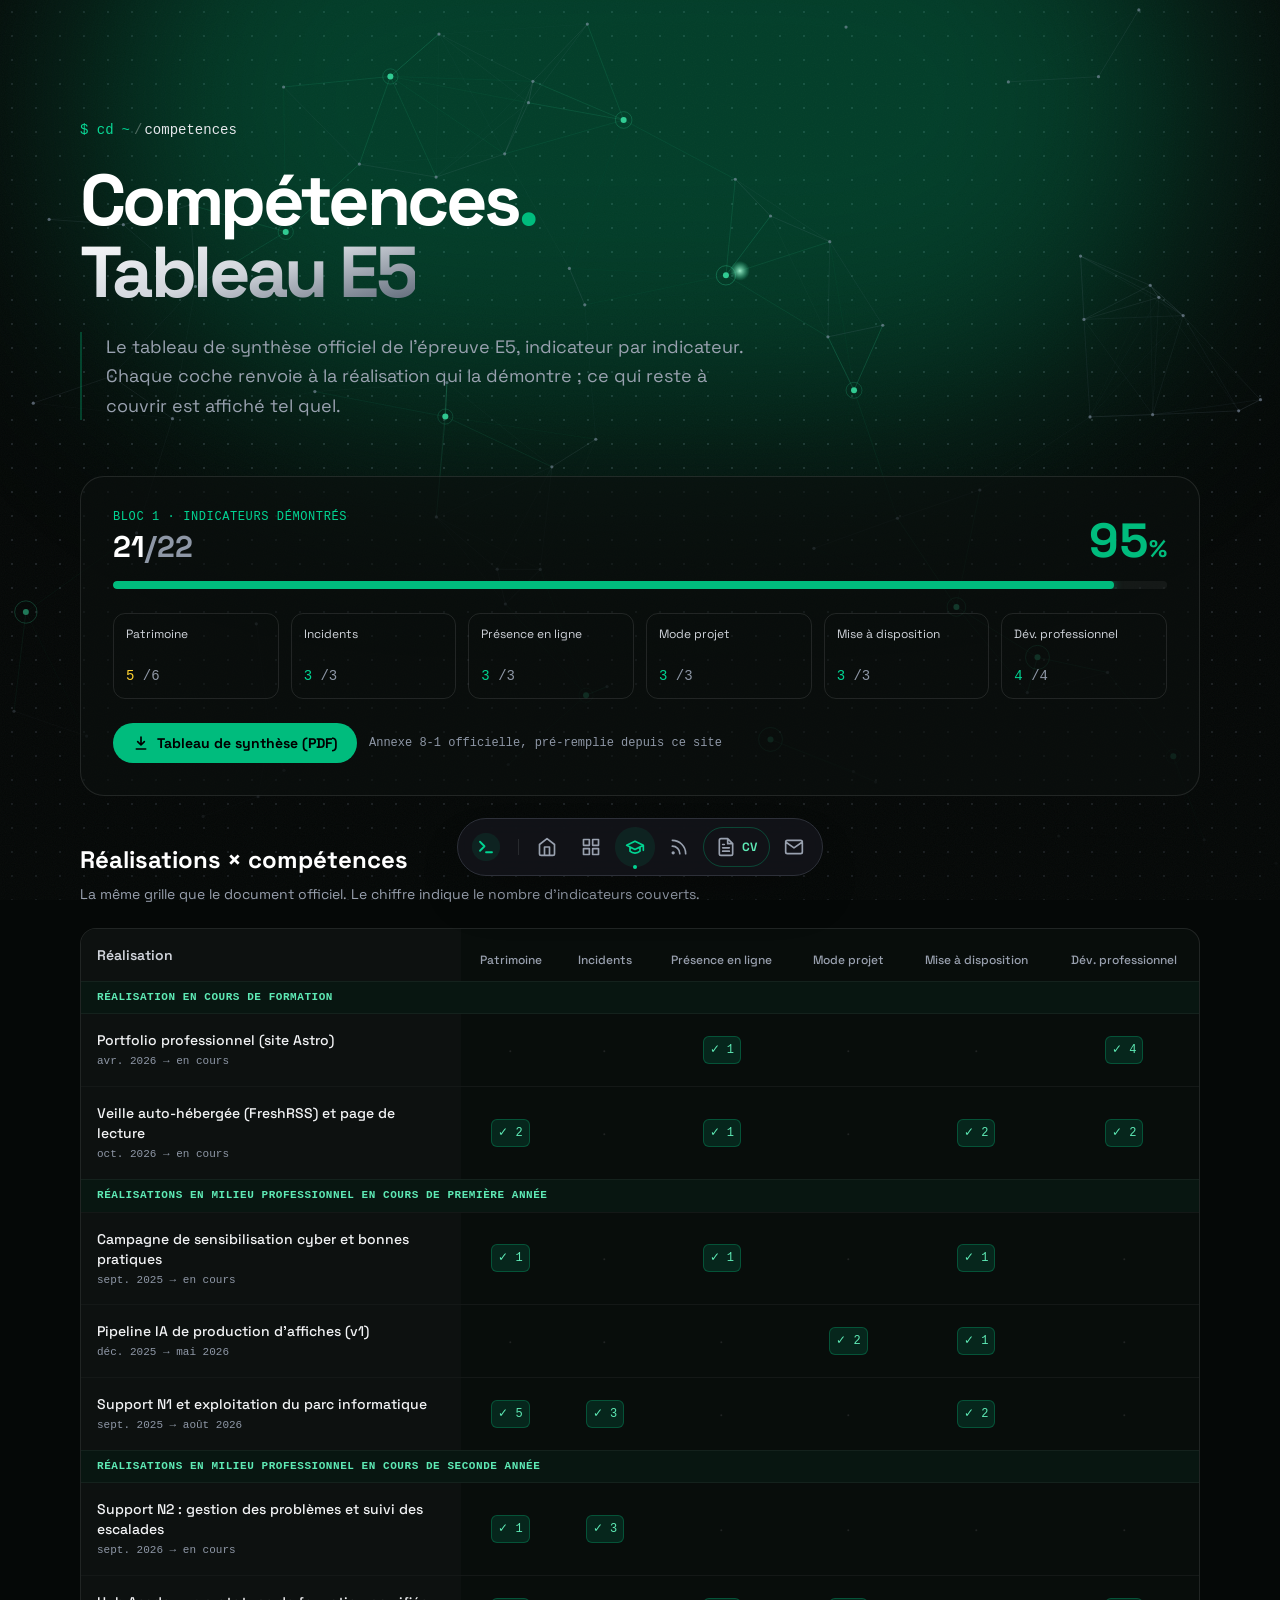
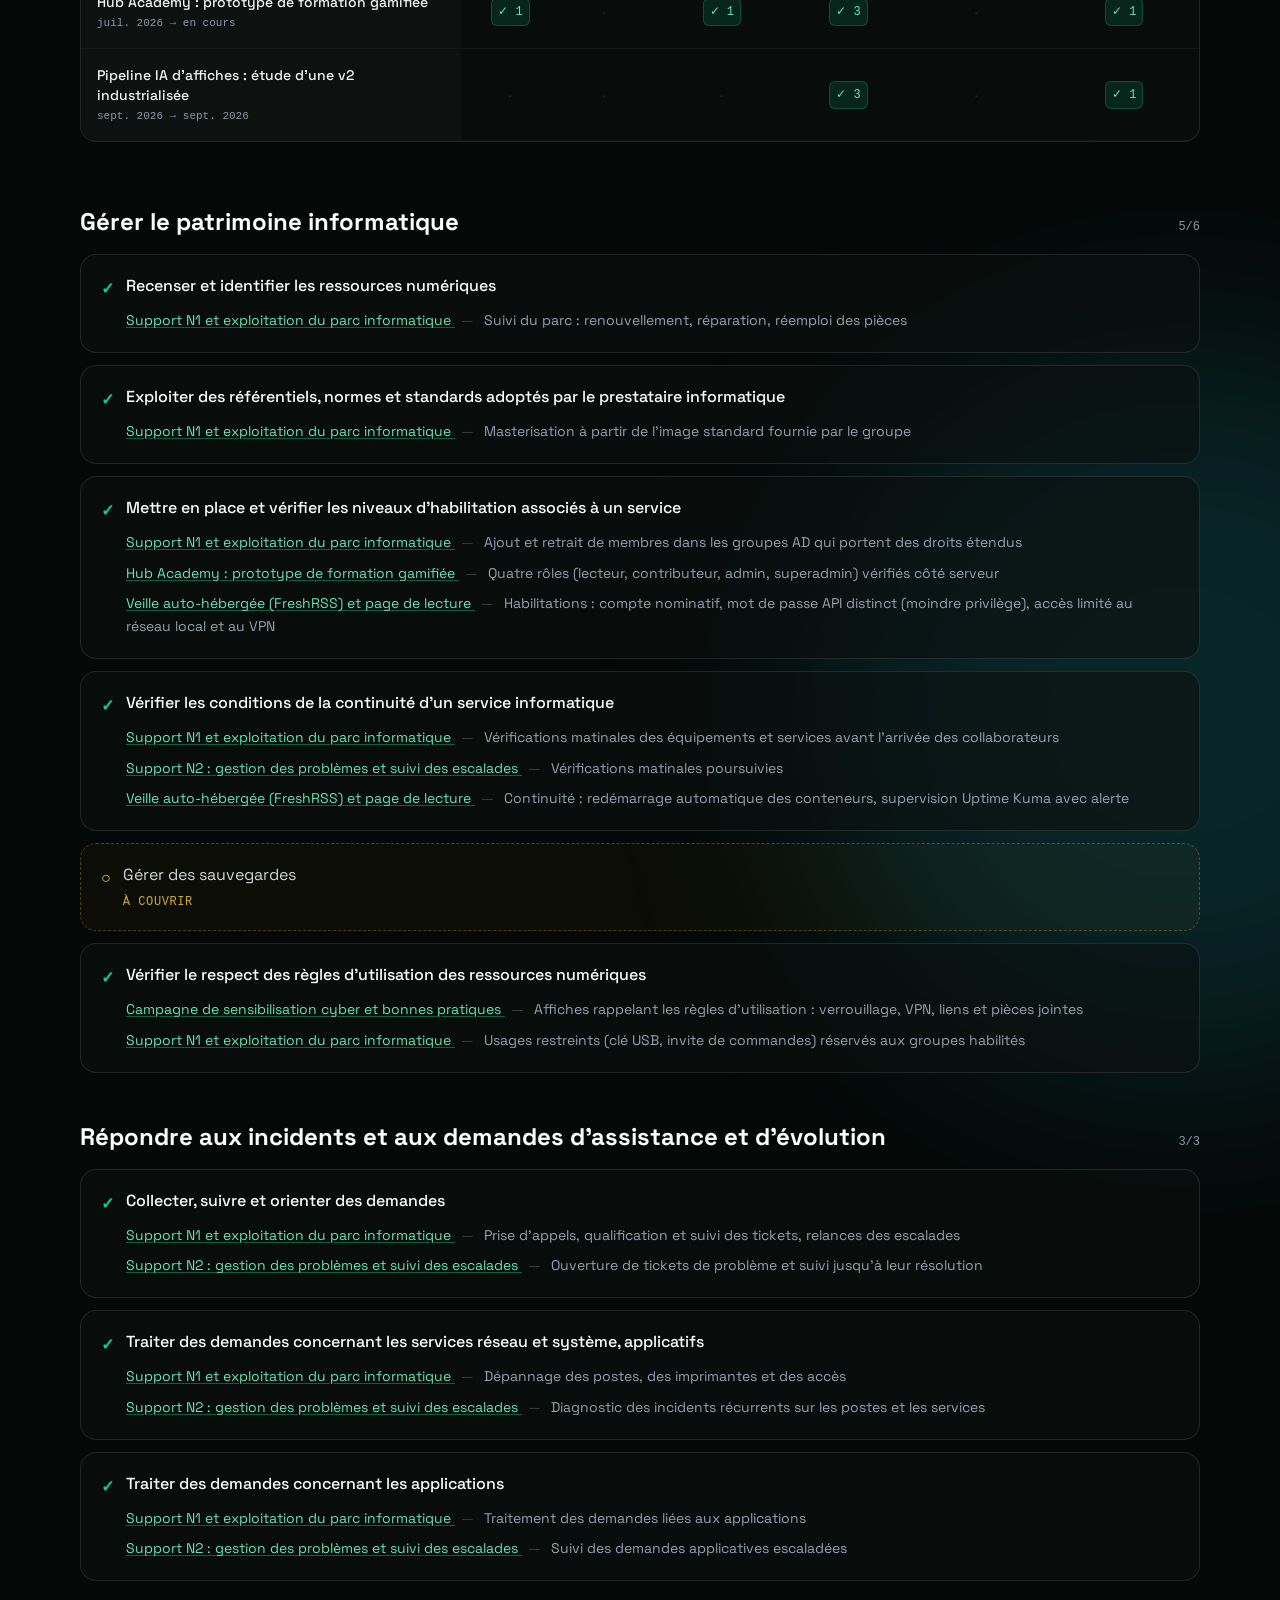
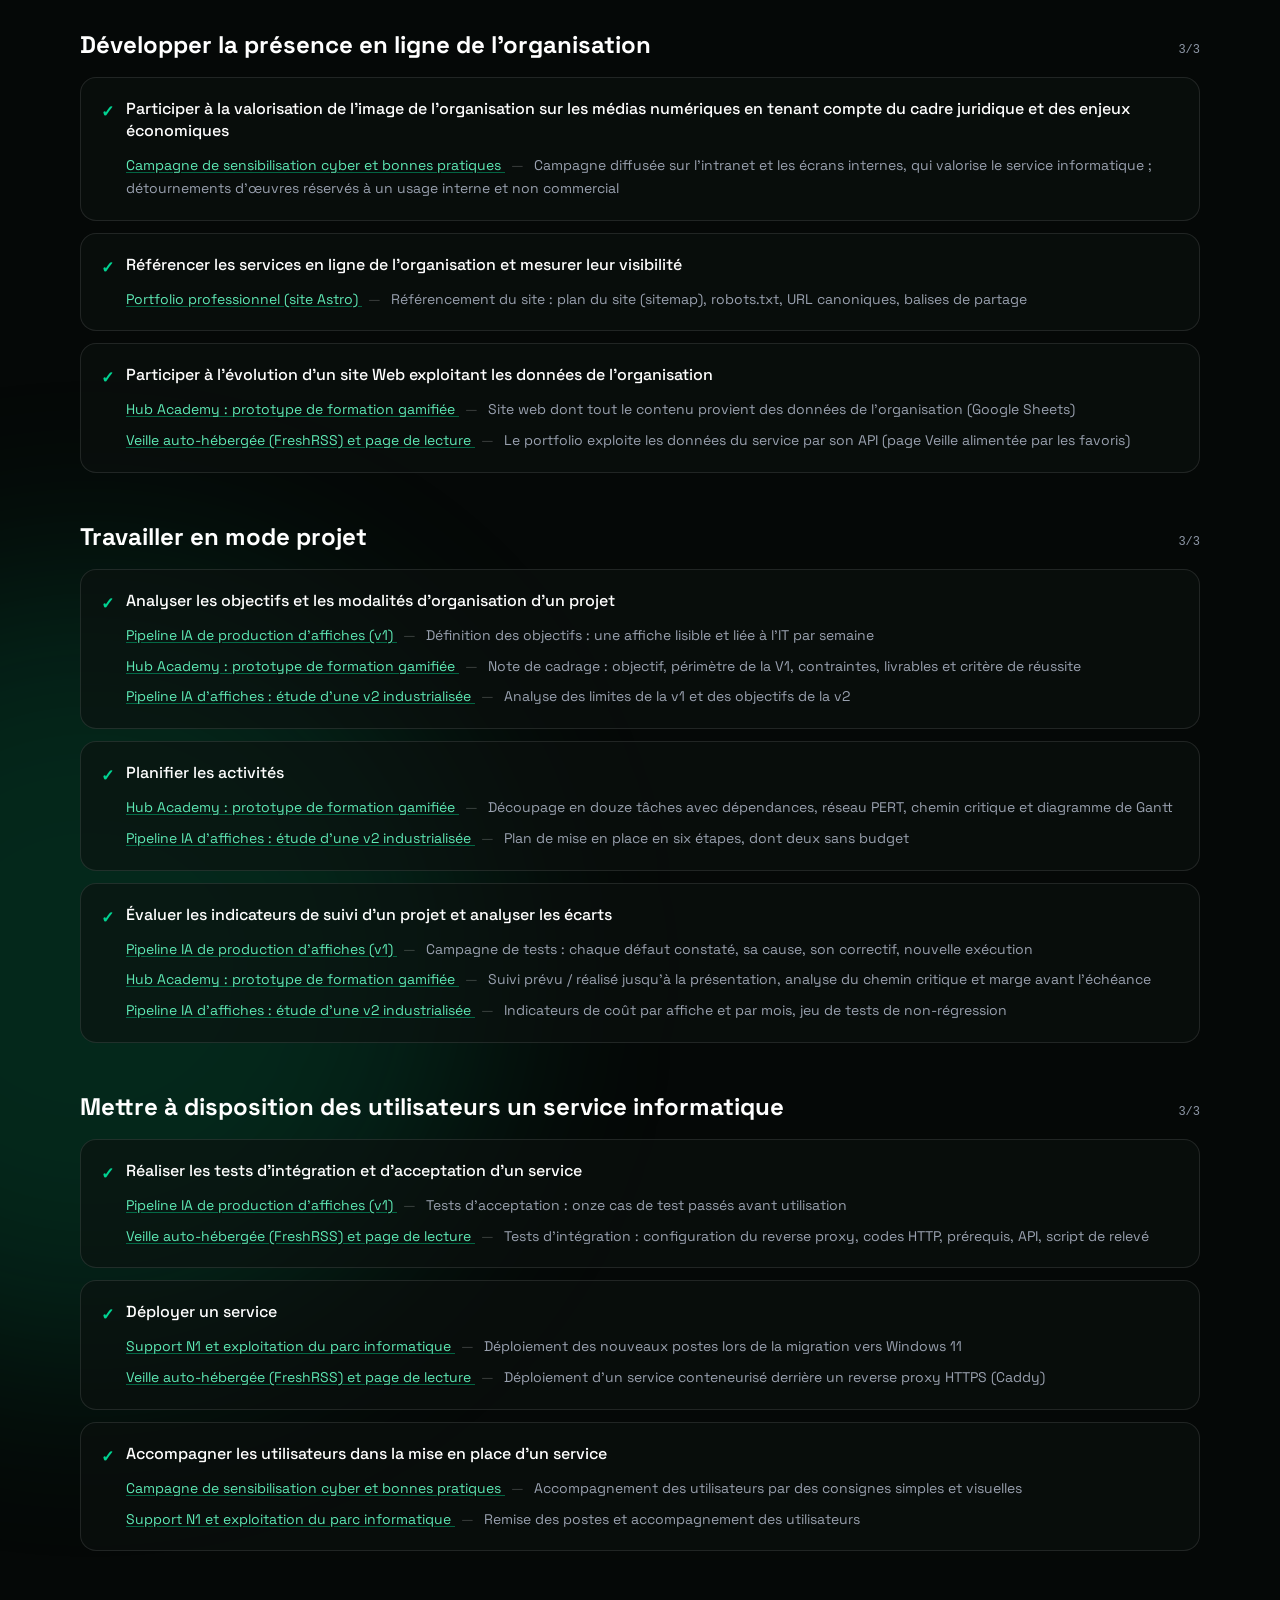
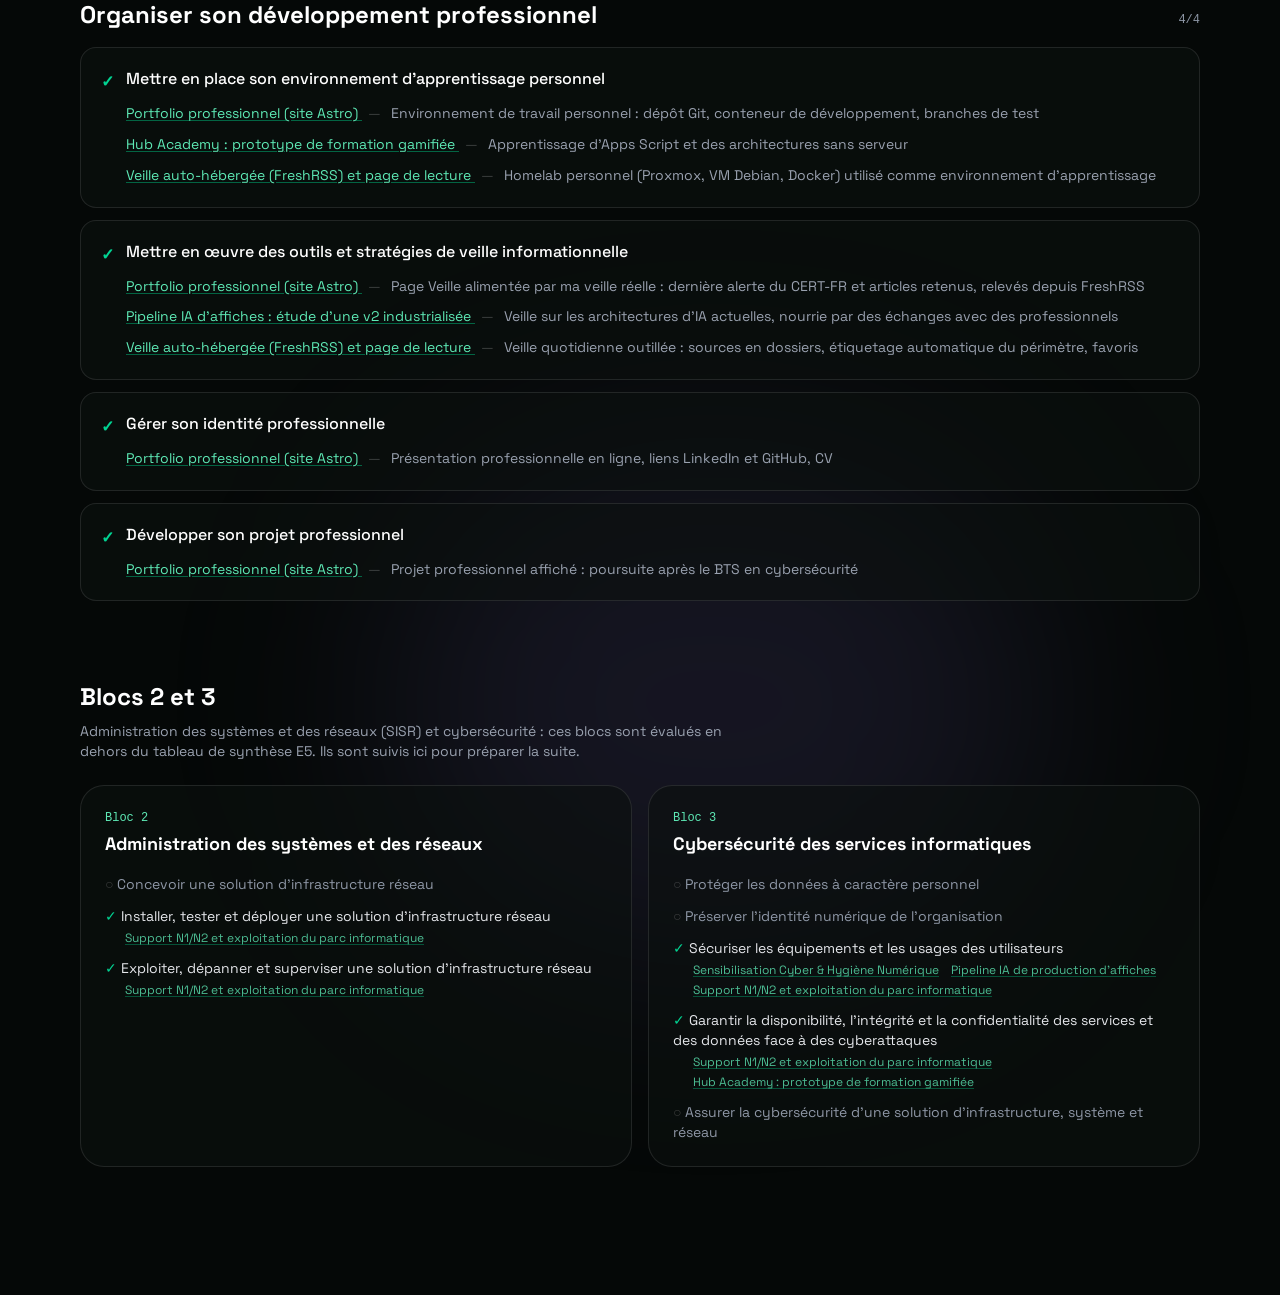
<file: competences/index.html>
<!DOCTYPE html><html lang="fr" class="dark"> <head><meta charset="UTF-8"><meta name="viewport" content="width=device-width"><link rel="icon" type="image/png" href="/favicon.png"><meta name="generator" content="Astro v7.3.5"><meta name="description" content="Tableau de synthèse de l'épreuve E5 du BTS SIO : les 22 indicateurs du bloc 1, reliés aux réalisations qui les démontrent."><meta name="author" content="Johan Danais"><link rel="canonical" href="https://portfolio.aqualenis.fr/competences/"><meta property="og:type" content="website"><meta property="og:site_name" content="Johan Danais — Portfolio"><meta property="og:locale" content="fr_FR"><meta property="og:url" content="https://portfolio.aqualenis.fr/competences/"><meta property="og:title" content="Compétences BTS SIO — Johan Danais"><meta property="og:description" content="Tableau de synthèse de l'épreuve E5 du BTS SIO : les 22 indicateurs du bloc 1, reliés aux réalisations qui les démontrent."><meta property="og:image" content="https://portfolio.aqualenis.fr/og-image.png"><meta property="og:image:width" content="1200"><meta property="og:image:height" content="630"><meta name="twitter:card" content="summary_large_image"><meta name="twitter:title" content="Compétences BTS SIO — Johan Danais"><meta name="twitter:description" content="Tableau de synthèse de l'épreuve E5 du BTS SIO : les 22 indicateurs du bloc 1, reliés aux réalisations qui les démontrent."><meta name="twitter:image" content="https://portfolio.aqualenis.fr/og-image.png"><!-- Police hébergée avec le site (public/fonts) : aucune requête vers
             un service tiers, le site fonctionne hors connexion. --><link rel="preload" href="/fonts/space-grotesk-latin-wght-normal.woff2" as="font" type="font/woff2" crossorigin><title>Compétences BTS SIO — Johan Danais</title><meta name="astro-view-transitions-enabled" content="true"> <meta name="astro-view-transitions-fallback" content="animate"><script type="module" src="/_astro/ClientRouter.astro_astro_type_script_index_0_lang.BsCrBuAq.js"></script><meta http-equiv="content-security-policy" content="default-src 'self';img-src 'self' data:;font-src 'self';connect-src 'self';object-src 'none';base-uri 'self';form-action 'none'; script-src 'self' 'sha256-BF0290pkb3jxQsE7z00xR8Imp8X34FLC88L0lkMnrGw=' 'sha256-QzWFZi+FLIx23tnm9SBU4aEgx4x8DsuASP07mfqol/c=' 'sha256-0chmwFk0zaA528yFfGV7J9ppIpdfTPPULncDF3WG7Zs=' 'sha256-eIXWvAmxkr251LJZkjniEK5LcPF3NkapbJepohwYRIc=' 'sha256-Q2BPg90ZMplYY+FSdApNErhpWafg2hcRRbndmvxuL/Q=' 'sha256-Ya0pUYrC7nM5Cn/056TyVuEiz6dFGrzmkWzgON0pF0U=' 'sha256-SHXg3YtOAVshUMT3f+eElYDgbV0kaujWj8DSaXSS4Vs='; style-src 'self' ; style-src-elem 'self' 'unsafe-inline'; style-src-attr 'unsafe-inline';"><link rel="stylesheet" href="/_astro/Layout.CaSwZXTl.css"></head> <!-- Le fond animé (#fond-vivant) est calé sur le body : rien ne doit dépasser
	     sous le body, sinon le bas de page apparaît sans fond. flow-root y contient
	     les marges des enfants ; un élément « fixed » placé dans un bloc animé
	     (transform) dépasserait aussi : voir l'infobulle de l'accueil. --> <body class="relative flow-root bg-void text-white font-['Space_Grotesk'] antialiased min-h-screen selection:bg-emerald-500 selection:text-black overflow-x-hidden"> <div data-astro-transition-persist="fond" id="fond-vivant" aria-hidden="true"> <div class="fond-points"></div> <div class="fond-grain"></div> <div class="fond-halos"> <div class="halo halo-emeraude" style="--k:.35; top:-220px; left:calc(50% - 560px); width:1120px; height:640px"></div> <div class="halo halo-cyan" style="--k:.2; top:32%; right:-260px; width:720px; height:720px"></div> <div class="halo halo-emeraude halo-doux" style="--k:.28; top:62%; left:-300px; width:780px; height:780px"></div> <div class="halo halo-violet" style="--k:.15; top:86%; left:30%; width:660px; height:520px"></div> </div> <canvas id="reseau"></canvas> <div id="lueur-souris"></div> </div><script type="module" src="/_astro/FondVivant.astro_astro_type_script_index_0_lang.5u0arES_.js"></script>  <main class="max-w-6xl mx-auto p-4 pt-20 pb-32"> <header class="mb-14 pt-10 relative"> <nav aria-label="Fil d'Ariane" class="font-mono text-sm mb-6"> <ol class="flex flex-wrap items-center gap-x-0.5 text-muted"> <li class="flex items-center"> <span class="text-glow mr-2 select-none" aria-hidden="true">$ cd</span> <a href="/" class="text-emerald-400 hover:text-white transition rounded-sm focus-visible:outline-hidden focus-visible:ring-2 focus-visible:ring-emerald-500" aria-label="Accueil">~</a> </li> <li class="flex items-center"> <span class="px-0.5 text-white/30" aria-hidden="true">/</span> <span class="text-gray-200" aria-current="page">competences</span> </li> </ol> </nav> <h1 class="text-5xl md:text-7xl font-bold mb-6 tracking-tighter leading-none">
Compétences<span class="text-emerald-500">.</span> <br> <span class="text-transparent bg-clip-text bg-linear-to-br from-white via-gray-300 to-gray-600">
Tableau E5
</span> </h1> <p class="text-gray-400 text-lg max-w-2xl leading-relaxed border-l-2 border-emerald-500/30 pl-6">
Le tableau de synthèse officiel de l'épreuve E5, indicateur par
                indicateur. Chaque coche renvoie à la réalisation qui la
                démontre ; ce qui reste à couvrir est affiché tel quel.
</p> </header>  <section class="p-6 md:p-8 surface border border-white/10 rounded-3xl mb-12"> <div class="flex items-end justify-between mb-4 gap-4 flex-wrap"> <div> <p class="text-emerald-400 font-mono text-xs uppercase tracking-wider mb-1">
Bloc 1 · indicateurs démontrés
</p> <p class="text-white text-3xl font-bold"> 21<span class="text-muted">/22</span> </p> </div> <p class="text-5xl font-bold text-emerald-500 tabular-nums"> 95<span class="text-2xl">%</span> </p> </div> <div class="h-2 w-full bg-white/5 rounded-full overflow-hidden mb-6"> <div class="h-full bg-emerald-500 rounded-full shadow-[0_0_10px_rgba(16,185,129,0.6)]" style="width: 95%"></div> </div> <div class="grid grid-cols-2 sm:grid-cols-3 lg:grid-cols-6 gap-3"> <a href="#patrimoine" class="block p-3 rounded-xl border border-white/10 hover:border-emerald-500/40 transition"> <p class="text-xs text-gray-300 mb-2 leading-snug min-h-8">Patrimoine</p> <p class="font-mono text-sm"> <span class="text-amber-300">5</span> <span class="text-muted">/6</span> </p> </a><a href="#incidents" class="block p-3 rounded-xl border border-white/10 hover:border-emerald-500/40 transition"> <p class="text-xs text-gray-300 mb-2 leading-snug min-h-8">Incidents</p> <p class="font-mono text-sm"> <span class="text-emerald-400">3</span> <span class="text-muted">/3</span> </p> </a><a href="#presence" class="block p-3 rounded-xl border border-white/10 hover:border-emerald-500/40 transition"> <p class="text-xs text-gray-300 mb-2 leading-snug min-h-8">Présence en ligne</p> <p class="font-mono text-sm"> <span class="text-emerald-400">3</span> <span class="text-muted">/3</span> </p> </a><a href="#projet" class="block p-3 rounded-xl border border-white/10 hover:border-emerald-500/40 transition"> <p class="text-xs text-gray-300 mb-2 leading-snug min-h-8">Mode projet</p> <p class="font-mono text-sm"> <span class="text-emerald-400">3</span> <span class="text-muted">/3</span> </p> </a><a href="#service" class="block p-3 rounded-xl border border-white/10 hover:border-emerald-500/40 transition"> <p class="text-xs text-gray-300 mb-2 leading-snug min-h-8">Mise à disposition</p> <p class="font-mono text-sm"> <span class="text-emerald-400">3</span> <span class="text-muted">/3</span> </p> </a><a href="#devpro" class="block p-3 rounded-xl border border-white/10 hover:border-emerald-500/40 transition"> <p class="text-xs text-gray-300 mb-2 leading-snug min-h-8">Dév. professionnel</p> <p class="font-mono text-sm"> <span class="text-emerald-400">4</span> <span class="text-muted">/4</span> </p> </a> </div> <div class="mt-6 flex flex-wrap items-center gap-3"> <a href="/tableau-synthese-e5.pdf" target="_blank" rel="noopener" class="inline-flex items-center gap-2 bg-emerald-500 hover:bg-emerald-400 text-black font-bold px-5 py-2.5 rounded-full transition text-sm"> <svg xmlns="http://www.w3.org/2000/svg" width="16" height="16" viewBox="0 0 24 24" fill="none" stroke="currentColor" stroke-width="2.5" stroke-linecap="round" stroke-linejoin="round" aria-hidden="true"><path d="M12 3v12M7 10l5 5 5-5M5 21h14"></path></svg>
Tableau de synthèse (PDF)
</a> <span class="text-xs text-muted font-mono">Annexe 8-1 officielle, pré-remplie depuis ce site</span> </div> </section>  <section class="mb-16"> <h2 class="text-2xl font-bold text-white mb-2">Réalisations × compétences</h2> <p class="text-gray-400 mb-6 text-sm">
La même grille que le document officiel. Le chiffre indique le nombre d'indicateurs couverts.
</p> <div class="overflow-x-auto rounded-2xl border border-white/10 surface"> <table class="w-full min-w-[820px] text-sm"> <thead> <tr class="border-b border-white/10"> <th class="sticky left-0 z-10 bg-[#0d1110] text-left font-semibold text-gray-300 p-4 w-[34%]">Réalisation</th> <th class="p-3 text-center font-medium text-xs text-gray-400 leading-snug align-bottom"> <a href="#patrimoine" class="hover:text-emerald-400 transition">Patrimoine</a> </th><th class="p-3 text-center font-medium text-xs text-gray-400 leading-snug align-bottom"> <a href="#incidents" class="hover:text-emerald-400 transition">Incidents</a> </th><th class="p-3 text-center font-medium text-xs text-gray-400 leading-snug align-bottom"> <a href="#presence" class="hover:text-emerald-400 transition">Présence en ligne</a> </th><th class="p-3 text-center font-medium text-xs text-gray-400 leading-snug align-bottom"> <a href="#projet" class="hover:text-emerald-400 transition">Mode projet</a> </th><th class="p-3 text-center font-medium text-xs text-gray-400 leading-snug align-bottom"> <a href="#service" class="hover:text-emerald-400 transition">Mise à disposition</a> </th><th class="p-3 text-center font-medium text-xs text-gray-400 leading-snug align-bottom"> <a href="#devpro" class="hover:text-emerald-400 transition">Dév. professionnel</a> </th> </tr> </thead> <tbody> <tr> <th colspan="7" class="text-left px-4 py-2 bg-emerald-500/[0.06] text-emerald-300 font-mono text-[11px] uppercase tracking-wider border-y border-white/5"> Réalisation en cours de formation </th> </tr> <tr class="border-b border-white/5 hover:bg-white/[0.02]"> <td class="sticky left-0 z-10 bg-[#0d1110] p-4 align-top"> <a href="/projects/portfolio" class="text-gray-100 hover:text-emerald-400 transition font-medium"> Portfolio professionnel (site Astro) </a> <p class="text-[11px] font-mono text-muted mt-1">avr. 2026 → en cours</p> </td> <td class="text-center align-middle"> <span class="text-white/10" aria-label="non couvert">·</span> </td><td class="text-center align-middle"> <span class="text-white/10" aria-label="non couvert">·</span> </td><td class="text-center align-middle"> <span class="inline-flex h-7 min-w-7 px-1.5 items-center justify-center rounded-md bg-emerald-500/15 border border-emerald-500/30 text-emerald-300 font-mono text-xs" title="Référencer les services en ligne de l'organisation et mesurer leur visibilité">
✓ 1 </span> </td><td class="text-center align-middle"> <span class="text-white/10" aria-label="non couvert">·</span> </td><td class="text-center align-middle"> <span class="text-white/10" aria-label="non couvert">·</span> </td><td class="text-center align-middle"> <span class="inline-flex h-7 min-w-7 px-1.5 items-center justify-center rounded-md bg-emerald-500/15 border border-emerald-500/30 text-emerald-300 font-mono text-xs" title="Mettre en place son environnement d'apprentissage personnel
Mettre en œuvre des outils et stratégies de veille informationnelle
Gérer son identité professionnelle
Développer son projet professionnel">
✓ 4 </span> </td> </tr><tr class="border-b border-white/5 hover:bg-white/[0.02]"> <td class="sticky left-0 z-10 bg-[#0d1110] p-4 align-top"> <a href="/projects/veille-freshrss" class="text-gray-100 hover:text-emerald-400 transition font-medium"> Veille auto-hébergée (FreshRSS) et page de lecture </a> <p class="text-[11px] font-mono text-muted mt-1">oct. 2026 → en cours</p> </td> <td class="text-center align-middle"> <span class="inline-flex h-7 min-w-7 px-1.5 items-center justify-center rounded-md bg-emerald-500/15 border border-emerald-500/30 text-emerald-300 font-mono text-xs" title="Mettre en place et vérifier les niveaux d'habilitation associés à un service
Vérifier les conditions de la continuité d'un service informatique">
✓ 2 </span> </td><td class="text-center align-middle"> <span class="text-white/10" aria-label="non couvert">·</span> </td><td class="text-center align-middle"> <span class="inline-flex h-7 min-w-7 px-1.5 items-center justify-center rounded-md bg-emerald-500/15 border border-emerald-500/30 text-emerald-300 font-mono text-xs" title="Participer à l'évolution d'un site Web exploitant les données de l'organisation">
✓ 1 </span> </td><td class="text-center align-middle"> <span class="text-white/10" aria-label="non couvert">·</span> </td><td class="text-center align-middle"> <span class="inline-flex h-7 min-w-7 px-1.5 items-center justify-center rounded-md bg-emerald-500/15 border border-emerald-500/30 text-emerald-300 font-mono text-xs" title="Réaliser les tests d'intégration et d'acceptation d'un service
Déployer un service">
✓ 2 </span> </td><td class="text-center align-middle"> <span class="inline-flex h-7 min-w-7 px-1.5 items-center justify-center rounded-md bg-emerald-500/15 border border-emerald-500/30 text-emerald-300 font-mono text-xs" title="Mettre en place son environnement d'apprentissage personnel
Mettre en œuvre des outils et stratégies de veille informationnelle">
✓ 2 </span> </td> </tr> </tbody><tbody> <tr> <th colspan="7" class="text-left px-4 py-2 bg-emerald-500/[0.06] text-emerald-300 font-mono text-[11px] uppercase tracking-wider border-y border-white/5"> Réalisations en milieu professionnel en cours de première année </th> </tr> <tr class="border-b border-white/5 hover:bg-white/[0.02]"> <td class="sticky left-0 z-10 bg-[#0d1110] p-4 align-top"> <a href="/projects/cyber-sensibilisation" class="text-gray-100 hover:text-emerald-400 transition font-medium"> Campagne de sensibilisation cyber et bonnes pratiques </a> <p class="text-[11px] font-mono text-muted mt-1">sept. 2025 → en cours</p> </td> <td class="text-center align-middle"> <span class="inline-flex h-7 min-w-7 px-1.5 items-center justify-center rounded-md bg-emerald-500/15 border border-emerald-500/30 text-emerald-300 font-mono text-xs" title="Vérifier le respect des règles d'utilisation des ressources numériques">
✓ 1 </span> </td><td class="text-center align-middle"> <span class="text-white/10" aria-label="non couvert">·</span> </td><td class="text-center align-middle"> <span class="inline-flex h-7 min-w-7 px-1.5 items-center justify-center rounded-md bg-emerald-500/15 border border-emerald-500/30 text-emerald-300 font-mono text-xs" title="Participer à la valorisation de l'image de l'organisation sur les médias numériques en tenant compte du cadre juridique et des enjeux économiques">
✓ 1 </span> </td><td class="text-center align-middle"> <span class="text-white/10" aria-label="non couvert">·</span> </td><td class="text-center align-middle"> <span class="inline-flex h-7 min-w-7 px-1.5 items-center justify-center rounded-md bg-emerald-500/15 border border-emerald-500/30 text-emerald-300 font-mono text-xs" title="Accompagner les utilisateurs dans la mise en place d'un service">
✓ 1 </span> </td><td class="text-center align-middle"> <span class="text-white/10" aria-label="non couvert">·</span> </td> </tr><tr class="border-b border-white/5 hover:bg-white/[0.02]"> <td class="sticky left-0 z-10 bg-[#0d1110] p-4 align-top"> <a href="/projects/pipeline-affiches-ia" class="text-gray-100 hover:text-emerald-400 transition font-medium"> Pipeline IA de production d&#39;affiches (v1) </a> <p class="text-[11px] font-mono text-muted mt-1">déc. 2025 → mai 2026</p> </td> <td class="text-center align-middle"> <span class="text-white/10" aria-label="non couvert">·</span> </td><td class="text-center align-middle"> <span class="text-white/10" aria-label="non couvert">·</span> </td><td class="text-center align-middle"> <span class="text-white/10" aria-label="non couvert">·</span> </td><td class="text-center align-middle"> <span class="inline-flex h-7 min-w-7 px-1.5 items-center justify-center rounded-md bg-emerald-500/15 border border-emerald-500/30 text-emerald-300 font-mono text-xs" title="Analyser les objectifs et les modalités d'organisation d'un projet
Évaluer les indicateurs de suivi d'un projet et analyser les écarts">
✓ 2 </span> </td><td class="text-center align-middle"> <span class="inline-flex h-7 min-w-7 px-1.5 items-center justify-center rounded-md bg-emerald-500/15 border border-emerald-500/30 text-emerald-300 font-mono text-xs" title="Réaliser les tests d'intégration et d'acceptation d'un service">
✓ 1 </span> </td><td class="text-center align-middle"> <span class="text-white/10" aria-label="non couvert">·</span> </td> </tr><tr class="border-b border-white/5 hover:bg-white/[0.02]"> <td class="sticky left-0 z-10 bg-[#0d1110] p-4 align-top"> <a href="/projects/support-exploitation" class="text-gray-100 hover:text-emerald-400 transition font-medium"> Support N1 et exploitation du parc informatique </a> <p class="text-[11px] font-mono text-muted mt-1">sept. 2025 → août 2026</p> </td> <td class="text-center align-middle"> <span class="inline-flex h-7 min-w-7 px-1.5 items-center justify-center rounded-md bg-emerald-500/15 border border-emerald-500/30 text-emerald-300 font-mono text-xs" title="Recenser et identifier les ressources numériques
Exploiter des référentiels, normes et standards adoptés par le prestataire informatique
Mettre en place et vérifier les niveaux d'habilitation associés à un service
Vérifier les conditions de la continuité d'un service informatique
Vérifier le respect des règles d'utilisation des ressources numériques">
✓ 5 </span> </td><td class="text-center align-middle"> <span class="inline-flex h-7 min-w-7 px-1.5 items-center justify-center rounded-md bg-emerald-500/15 border border-emerald-500/30 text-emerald-300 font-mono text-xs" title="Collecter, suivre et orienter des demandes
Traiter des demandes concernant les services réseau et système, applicatifs
Traiter des demandes concernant les applications">
✓ 3 </span> </td><td class="text-center align-middle"> <span class="text-white/10" aria-label="non couvert">·</span> </td><td class="text-center align-middle"> <span class="text-white/10" aria-label="non couvert">·</span> </td><td class="text-center align-middle"> <span class="inline-flex h-7 min-w-7 px-1.5 items-center justify-center rounded-md bg-emerald-500/15 border border-emerald-500/30 text-emerald-300 font-mono text-xs" title="Déployer un service
Accompagner les utilisateurs dans la mise en place d'un service">
✓ 2 </span> </td><td class="text-center align-middle"> <span class="text-white/10" aria-label="non couvert">·</span> </td> </tr> </tbody><tbody> <tr> <th colspan="7" class="text-left px-4 py-2 bg-emerald-500/[0.06] text-emerald-300 font-mono text-[11px] uppercase tracking-wider border-y border-white/5"> Réalisations en milieu professionnel en cours de seconde année </th> </tr> <tr class="border-b border-white/5 hover:bg-white/[0.02]"> <td class="sticky left-0 z-10 bg-[#0d1110] p-4 align-top"> <a href="/projects/support-exploitation" class="text-gray-100 hover:text-emerald-400 transition font-medium"> Support N2 : gestion des problèmes et suivi des escalades </a> <p class="text-[11px] font-mono text-muted mt-1">sept. 2026 → en cours</p> </td> <td class="text-center align-middle"> <span class="inline-flex h-7 min-w-7 px-1.5 items-center justify-center rounded-md bg-emerald-500/15 border border-emerald-500/30 text-emerald-300 font-mono text-xs" title="Vérifier les conditions de la continuité d'un service informatique">
✓ 1 </span> </td><td class="text-center align-middle"> <span class="inline-flex h-7 min-w-7 px-1.5 items-center justify-center rounded-md bg-emerald-500/15 border border-emerald-500/30 text-emerald-300 font-mono text-xs" title="Collecter, suivre et orienter des demandes
Traiter des demandes concernant les services réseau et système, applicatifs
Traiter des demandes concernant les applications">
✓ 3 </span> </td><td class="text-center align-middle"> <span class="text-white/10" aria-label="non couvert">·</span> </td><td class="text-center align-middle"> <span class="text-white/10" aria-label="non couvert">·</span> </td><td class="text-center align-middle"> <span class="text-white/10" aria-label="non couvert">·</span> </td><td class="text-center align-middle"> <span class="text-white/10" aria-label="non couvert">·</span> </td> </tr><tr class="border-b border-white/5 hover:bg-white/[0.02]"> <td class="sticky left-0 z-10 bg-[#0d1110] p-4 align-top"> <a href="/projects/hub-academy" class="text-gray-100 hover:text-emerald-400 transition font-medium"> Hub Academy : prototype de formation gamifiée </a> <p class="text-[11px] font-mono text-muted mt-1">juil. 2026 → en cours</p> </td> <td class="text-center align-middle"> <span class="inline-flex h-7 min-w-7 px-1.5 items-center justify-center rounded-md bg-emerald-500/15 border border-emerald-500/30 text-emerald-300 font-mono text-xs" title="Mettre en place et vérifier les niveaux d'habilitation associés à un service">
✓ 1 </span> </td><td class="text-center align-middle"> <span class="text-white/10" aria-label="non couvert">·</span> </td><td class="text-center align-middle"> <span class="inline-flex h-7 min-w-7 px-1.5 items-center justify-center rounded-md bg-emerald-500/15 border border-emerald-500/30 text-emerald-300 font-mono text-xs" title="Participer à l'évolution d'un site Web exploitant les données de l'organisation">
✓ 1 </span> </td><td class="text-center align-middle"> <span class="inline-flex h-7 min-w-7 px-1.5 items-center justify-center rounded-md bg-emerald-500/15 border border-emerald-500/30 text-emerald-300 font-mono text-xs" title="Analyser les objectifs et les modalités d'organisation d'un projet
Planifier les activités
Évaluer les indicateurs de suivi d'un projet et analyser les écarts">
✓ 3 </span> </td><td class="text-center align-middle"> <span class="text-white/10" aria-label="non couvert">·</span> </td><td class="text-center align-middle"> <span class="inline-flex h-7 min-w-7 px-1.5 items-center justify-center rounded-md bg-emerald-500/15 border border-emerald-500/30 text-emerald-300 font-mono text-xs" title="Mettre en place son environnement d'apprentissage personnel">
✓ 1 </span> </td> </tr><tr class="border-b border-white/5 hover:bg-white/[0.02]"> <td class="sticky left-0 z-10 bg-[#0d1110] p-4 align-top"> <a href="/projects/pipeline-affiches-ia" class="text-gray-100 hover:text-emerald-400 transition font-medium"> Pipeline IA d&#39;affiches : étude d&#39;une v2 industrialisée </a> <p class="text-[11px] font-mono text-muted mt-1">sept. 2026 → sept. 2026</p> </td> <td class="text-center align-middle"> <span class="text-white/10" aria-label="non couvert">·</span> </td><td class="text-center align-middle"> <span class="text-white/10" aria-label="non couvert">·</span> </td><td class="text-center align-middle"> <span class="text-white/10" aria-label="non couvert">·</span> </td><td class="text-center align-middle"> <span class="inline-flex h-7 min-w-7 px-1.5 items-center justify-center rounded-md bg-emerald-500/15 border border-emerald-500/30 text-emerald-300 font-mono text-xs" title="Analyser les objectifs et les modalités d'organisation d'un projet
Planifier les activités
Évaluer les indicateurs de suivi d'un projet et analyser les écarts">
✓ 3 </span> </td><td class="text-center align-middle"> <span class="text-white/10" aria-label="non couvert">·</span> </td><td class="text-center align-middle"> <span class="inline-flex h-7 min-w-7 px-1.5 items-center justify-center rounded-md bg-emerald-500/15 border border-emerald-500/30 text-emerald-300 font-mono text-xs" title="Mettre en œuvre des outils et stratégies de veille informationnelle">
✓ 1 </span> </td> </tr> </tbody> </table> </div> </section>  <section class="space-y-12 mb-20"> <div id="patrimoine" class="scroll-mt-24"> <div class="flex items-baseline gap-3 mb-4 flex-wrap"> <h2 class="text-2xl font-bold text-white">Gérer le patrimoine informatique</h2> <span class="text-muted font-mono text-xs ml-auto">5/6</span> </div> <ul class="space-y-3"> <li class="p-5 rounded-2xl border surface border-white/10"> <div class="flex items-start gap-3"> <span class="mt-0.5 shrink-0 font-bold text-emerald-400" aria-hidden="true"> ✓ </span> <div class="grow"> <p class="text-white font-medium leading-snug"> Recenser et identifier les ressources numériques </p> <ul class="mt-3 space-y-2"> <li class="text-sm text-gray-400 leading-relaxed"> <a href="/projects/support-exploitation" class="text-emerald-300 underline decoration-emerald-500/50 underline-offset-2 hover:text-white hover:decoration-white transition"> Support N1 et exploitation du parc informatique </a> <span class="text-white/20 mx-1.5">—</span> Suivi du parc : renouvellement, réparation, réemploi des pièces </li> </ul> </div> </div> </li><li class="p-5 rounded-2xl border surface border-white/10"> <div class="flex items-start gap-3"> <span class="mt-0.5 shrink-0 font-bold text-emerald-400" aria-hidden="true"> ✓ </span> <div class="grow"> <p class="text-white font-medium leading-snug"> Exploiter des référentiels, normes et standards adoptés par le prestataire informatique </p> <ul class="mt-3 space-y-2"> <li class="text-sm text-gray-400 leading-relaxed"> <a href="/projects/support-exploitation" class="text-emerald-300 underline decoration-emerald-500/50 underline-offset-2 hover:text-white hover:decoration-white transition"> Support N1 et exploitation du parc informatique </a> <span class="text-white/20 mx-1.5">—</span> Masterisation à partir de l&#39;image standard fournie par le groupe </li> </ul> </div> </div> </li><li class="p-5 rounded-2xl border surface border-white/10"> <div class="flex items-start gap-3"> <span class="mt-0.5 shrink-0 font-bold text-emerald-400" aria-hidden="true"> ✓ </span> <div class="grow"> <p class="text-white font-medium leading-snug"> Mettre en place et vérifier les niveaux d&#39;habilitation associés à un service </p> <ul class="mt-3 space-y-2"> <li class="text-sm text-gray-400 leading-relaxed"> <a href="/projects/support-exploitation" class="text-emerald-300 underline decoration-emerald-500/50 underline-offset-2 hover:text-white hover:decoration-white transition"> Support N1 et exploitation du parc informatique </a> <span class="text-white/20 mx-1.5">—</span> Ajout et retrait de membres dans les groupes AD qui portent des droits étendus </li><li class="text-sm text-gray-400 leading-relaxed"> <a href="/projects/hub-academy" class="text-emerald-300 underline decoration-emerald-500/50 underline-offset-2 hover:text-white hover:decoration-white transition"> Hub Academy : prototype de formation gamifiée </a> <span class="text-white/20 mx-1.5">—</span> Quatre rôles (lecteur, contributeur, admin, superadmin) vérifiés côté serveur </li><li class="text-sm text-gray-400 leading-relaxed"> <a href="/projects/veille-freshrss" class="text-emerald-300 underline decoration-emerald-500/50 underline-offset-2 hover:text-white hover:decoration-white transition"> Veille auto-hébergée (FreshRSS) et page de lecture </a> <span class="text-white/20 mx-1.5">—</span> Habilitations : compte nominatif, mot de passe API distinct (moindre privilège), accès limité au réseau local et au VPN </li> </ul> </div> </div> </li><li class="p-5 rounded-2xl border surface border-white/10"> <div class="flex items-start gap-3"> <span class="mt-0.5 shrink-0 font-bold text-emerald-400" aria-hidden="true"> ✓ </span> <div class="grow"> <p class="text-white font-medium leading-snug"> Vérifier les conditions de la continuité d&#39;un service informatique </p> <ul class="mt-3 space-y-2"> <li class="text-sm text-gray-400 leading-relaxed"> <a href="/projects/support-exploitation" class="text-emerald-300 underline decoration-emerald-500/50 underline-offset-2 hover:text-white hover:decoration-white transition"> Support N1 et exploitation du parc informatique </a> <span class="text-white/20 mx-1.5">—</span> Vérifications matinales des équipements et services avant l&#39;arrivée des collaborateurs </li><li class="text-sm text-gray-400 leading-relaxed"> <a href="/projects/support-exploitation" class="text-emerald-300 underline decoration-emerald-500/50 underline-offset-2 hover:text-white hover:decoration-white transition"> Support N2 : gestion des problèmes et suivi des escalades </a> <span class="text-white/20 mx-1.5">—</span> Vérifications matinales poursuivies </li><li class="text-sm text-gray-400 leading-relaxed"> <a href="/projects/veille-freshrss" class="text-emerald-300 underline decoration-emerald-500/50 underline-offset-2 hover:text-white hover:decoration-white transition"> Veille auto-hébergée (FreshRSS) et page de lecture </a> <span class="text-white/20 mx-1.5">—</span> Continuité : redémarrage automatique des conteneurs, supervision Uptime Kuma avec alerte </li> </ul> </div> </div> </li><li class="p-5 rounded-2xl border border-dashed border-amber-400/30 bg-amber-400/[0.03]"> <div class="flex items-start gap-3"> <span class="mt-0.5 shrink-0 font-bold text-amber-300" aria-hidden="true"> ○ </span> <div class="grow"> <p class="text-gray-300 leading-snug"> Gérer des sauvegardes </p> <p class="text-amber-300/80 text-xs font-mono uppercase tracking-wider mt-2">
À couvrir
</p> </div> </div> </li><li class="p-5 rounded-2xl border surface border-white/10"> <div class="flex items-start gap-3"> <span class="mt-0.5 shrink-0 font-bold text-emerald-400" aria-hidden="true"> ✓ </span> <div class="grow"> <p class="text-white font-medium leading-snug"> Vérifier le respect des règles d&#39;utilisation des ressources numériques </p> <ul class="mt-3 space-y-2"> <li class="text-sm text-gray-400 leading-relaxed"> <a href="/projects/cyber-sensibilisation" class="text-emerald-300 underline decoration-emerald-500/50 underline-offset-2 hover:text-white hover:decoration-white transition"> Campagne de sensibilisation cyber et bonnes pratiques </a> <span class="text-white/20 mx-1.5">—</span> Affiches rappelant les règles d&#39;utilisation : verrouillage, VPN, liens et pièces jointes </li><li class="text-sm text-gray-400 leading-relaxed"> <a href="/projects/support-exploitation" class="text-emerald-300 underline decoration-emerald-500/50 underline-offset-2 hover:text-white hover:decoration-white transition"> Support N1 et exploitation du parc informatique </a> <span class="text-white/20 mx-1.5">—</span> Usages restreints (clé USB, invite de commandes) réservés aux groupes habilités </li> </ul> </div> </div> </li> </ul> </div><div id="incidents" class="scroll-mt-24"> <div class="flex items-baseline gap-3 mb-4 flex-wrap"> <h2 class="text-2xl font-bold text-white">Répondre aux incidents et aux demandes d&#39;assistance et d&#39;évolution</h2> <span class="text-muted font-mono text-xs ml-auto">3/3</span> </div> <ul class="space-y-3"> <li class="p-5 rounded-2xl border surface border-white/10"> <div class="flex items-start gap-3"> <span class="mt-0.5 shrink-0 font-bold text-emerald-400" aria-hidden="true"> ✓ </span> <div class="grow"> <p class="text-white font-medium leading-snug"> Collecter, suivre et orienter des demandes </p> <ul class="mt-3 space-y-2"> <li class="text-sm text-gray-400 leading-relaxed"> <a href="/projects/support-exploitation" class="text-emerald-300 underline decoration-emerald-500/50 underline-offset-2 hover:text-white hover:decoration-white transition"> Support N1 et exploitation du parc informatique </a> <span class="text-white/20 mx-1.5">—</span> Prise d&#39;appels, qualification et suivi des tickets, relances des escalades </li><li class="text-sm text-gray-400 leading-relaxed"> <a href="/projects/support-exploitation" class="text-emerald-300 underline decoration-emerald-500/50 underline-offset-2 hover:text-white hover:decoration-white transition"> Support N2 : gestion des problèmes et suivi des escalades </a> <span class="text-white/20 mx-1.5">—</span> Ouverture de tickets de problème et suivi jusqu&#39;à leur résolution </li> </ul> </div> </div> </li><li class="p-5 rounded-2xl border surface border-white/10"> <div class="flex items-start gap-3"> <span class="mt-0.5 shrink-0 font-bold text-emerald-400" aria-hidden="true"> ✓ </span> <div class="grow"> <p class="text-white font-medium leading-snug"> Traiter des demandes concernant les services réseau et système, applicatifs </p> <ul class="mt-3 space-y-2"> <li class="text-sm text-gray-400 leading-relaxed"> <a href="/projects/support-exploitation" class="text-emerald-300 underline decoration-emerald-500/50 underline-offset-2 hover:text-white hover:decoration-white transition"> Support N1 et exploitation du parc informatique </a> <span class="text-white/20 mx-1.5">—</span> Dépannage des postes, des imprimantes et des accès </li><li class="text-sm text-gray-400 leading-relaxed"> <a href="/projects/support-exploitation" class="text-emerald-300 underline decoration-emerald-500/50 underline-offset-2 hover:text-white hover:decoration-white transition"> Support N2 : gestion des problèmes et suivi des escalades </a> <span class="text-white/20 mx-1.5">—</span> Diagnostic des incidents récurrents sur les postes et les services </li> </ul> </div> </div> </li><li class="p-5 rounded-2xl border surface border-white/10"> <div class="flex items-start gap-3"> <span class="mt-0.5 shrink-0 font-bold text-emerald-400" aria-hidden="true"> ✓ </span> <div class="grow"> <p class="text-white font-medium leading-snug"> Traiter des demandes concernant les applications </p> <ul class="mt-3 space-y-2"> <li class="text-sm text-gray-400 leading-relaxed"> <a href="/projects/support-exploitation" class="text-emerald-300 underline decoration-emerald-500/50 underline-offset-2 hover:text-white hover:decoration-white transition"> Support N1 et exploitation du parc informatique </a> <span class="text-white/20 mx-1.5">—</span> Traitement des demandes liées aux applications </li><li class="text-sm text-gray-400 leading-relaxed"> <a href="/projects/support-exploitation" class="text-emerald-300 underline decoration-emerald-500/50 underline-offset-2 hover:text-white hover:decoration-white transition"> Support N2 : gestion des problèmes et suivi des escalades </a> <span class="text-white/20 mx-1.5">—</span> Suivi des demandes applicatives escaladées </li> </ul> </div> </div> </li> </ul> </div><div id="presence" class="scroll-mt-24"> <div class="flex items-baseline gap-3 mb-4 flex-wrap"> <h2 class="text-2xl font-bold text-white">Développer la présence en ligne de l&#39;organisation</h2> <span class="text-muted font-mono text-xs ml-auto">3/3</span> </div> <ul class="space-y-3"> <li class="p-5 rounded-2xl border surface border-white/10"> <div class="flex items-start gap-3"> <span class="mt-0.5 shrink-0 font-bold text-emerald-400" aria-hidden="true"> ✓ </span> <div class="grow"> <p class="text-white font-medium leading-snug"> Participer à la valorisation de l&#39;image de l&#39;organisation sur les médias numériques en tenant compte du cadre juridique et des enjeux économiques </p> <ul class="mt-3 space-y-2"> <li class="text-sm text-gray-400 leading-relaxed"> <a href="/projects/cyber-sensibilisation" class="text-emerald-300 underline decoration-emerald-500/50 underline-offset-2 hover:text-white hover:decoration-white transition"> Campagne de sensibilisation cyber et bonnes pratiques </a> <span class="text-white/20 mx-1.5">—</span> Campagne diffusée sur l&#39;intranet et les écrans internes, qui valorise le service informatique ; détournements d&#39;œuvres réservés à un usage interne et non commercial </li> </ul> </div> </div> </li><li class="p-5 rounded-2xl border surface border-white/10"> <div class="flex items-start gap-3"> <span class="mt-0.5 shrink-0 font-bold text-emerald-400" aria-hidden="true"> ✓ </span> <div class="grow"> <p class="text-white font-medium leading-snug"> Référencer les services en ligne de l&#39;organisation et mesurer leur visibilité </p> <ul class="mt-3 space-y-2"> <li class="text-sm text-gray-400 leading-relaxed"> <a href="/projects/portfolio" class="text-emerald-300 underline decoration-emerald-500/50 underline-offset-2 hover:text-white hover:decoration-white transition"> Portfolio professionnel (site Astro) </a> <span class="text-white/20 mx-1.5">—</span> Référencement du site : plan du site (sitemap), robots.txt, URL canoniques, balises de partage </li> </ul> </div> </div> </li><li class="p-5 rounded-2xl border surface border-white/10"> <div class="flex items-start gap-3"> <span class="mt-0.5 shrink-0 font-bold text-emerald-400" aria-hidden="true"> ✓ </span> <div class="grow"> <p class="text-white font-medium leading-snug"> Participer à l&#39;évolution d&#39;un site Web exploitant les données de l&#39;organisation </p> <ul class="mt-3 space-y-2"> <li class="text-sm text-gray-400 leading-relaxed"> <a href="/projects/hub-academy" class="text-emerald-300 underline decoration-emerald-500/50 underline-offset-2 hover:text-white hover:decoration-white transition"> Hub Academy : prototype de formation gamifiée </a> <span class="text-white/20 mx-1.5">—</span> Site web dont tout le contenu provient des données de l&#39;organisation (Google Sheets) </li><li class="text-sm text-gray-400 leading-relaxed"> <a href="/projects/veille-freshrss" class="text-emerald-300 underline decoration-emerald-500/50 underline-offset-2 hover:text-white hover:decoration-white transition"> Veille auto-hébergée (FreshRSS) et page de lecture </a> <span class="text-white/20 mx-1.5">—</span> Le portfolio exploite les données du service par son API (page Veille alimentée par les favoris) </li> </ul> </div> </div> </li> </ul> </div><div id="projet" class="scroll-mt-24"> <div class="flex items-baseline gap-3 mb-4 flex-wrap"> <h2 class="text-2xl font-bold text-white">Travailler en mode projet</h2> <span class="text-muted font-mono text-xs ml-auto">3/3</span> </div> <ul class="space-y-3"> <li class="p-5 rounded-2xl border surface border-white/10"> <div class="flex items-start gap-3"> <span class="mt-0.5 shrink-0 font-bold text-emerald-400" aria-hidden="true"> ✓ </span> <div class="grow"> <p class="text-white font-medium leading-snug"> Analyser les objectifs et les modalités d&#39;organisation d&#39;un projet </p> <ul class="mt-3 space-y-2"> <li class="text-sm text-gray-400 leading-relaxed"> <a href="/projects/pipeline-affiches-ia" class="text-emerald-300 underline decoration-emerald-500/50 underline-offset-2 hover:text-white hover:decoration-white transition"> Pipeline IA de production d&#39;affiches (v1) </a> <span class="text-white/20 mx-1.5">—</span> Définition des objectifs : une affiche lisible et liée à l&#39;IT par semaine </li><li class="text-sm text-gray-400 leading-relaxed"> <a href="/projects/hub-academy" class="text-emerald-300 underline decoration-emerald-500/50 underline-offset-2 hover:text-white hover:decoration-white transition"> Hub Academy : prototype de formation gamifiée </a> <span class="text-white/20 mx-1.5">—</span> Note de cadrage : objectif, périmètre de la V1, contraintes, livrables et critère de réussite </li><li class="text-sm text-gray-400 leading-relaxed"> <a href="/projects/pipeline-affiches-ia" class="text-emerald-300 underline decoration-emerald-500/50 underline-offset-2 hover:text-white hover:decoration-white transition"> Pipeline IA d&#39;affiches : étude d&#39;une v2 industrialisée </a> <span class="text-white/20 mx-1.5">—</span> Analyse des limites de la v1 et des objectifs de la v2 </li> </ul> </div> </div> </li><li class="p-5 rounded-2xl border surface border-white/10"> <div class="flex items-start gap-3"> <span class="mt-0.5 shrink-0 font-bold text-emerald-400" aria-hidden="true"> ✓ </span> <div class="grow"> <p class="text-white font-medium leading-snug"> Planifier les activités </p> <ul class="mt-3 space-y-2"> <li class="text-sm text-gray-400 leading-relaxed"> <a href="/projects/hub-academy" class="text-emerald-300 underline decoration-emerald-500/50 underline-offset-2 hover:text-white hover:decoration-white transition"> Hub Academy : prototype de formation gamifiée </a> <span class="text-white/20 mx-1.5">—</span> Découpage en douze tâches avec dépendances, réseau PERT, chemin critique et diagramme de Gantt </li><li class="text-sm text-gray-400 leading-relaxed"> <a href="/projects/pipeline-affiches-ia" class="text-emerald-300 underline decoration-emerald-500/50 underline-offset-2 hover:text-white hover:decoration-white transition"> Pipeline IA d&#39;affiches : étude d&#39;une v2 industrialisée </a> <span class="text-white/20 mx-1.5">—</span> Plan de mise en place en six étapes, dont deux sans budget </li> </ul> </div> </div> </li><li class="p-5 rounded-2xl border surface border-white/10"> <div class="flex items-start gap-3"> <span class="mt-0.5 shrink-0 font-bold text-emerald-400" aria-hidden="true"> ✓ </span> <div class="grow"> <p class="text-white font-medium leading-snug"> Évaluer les indicateurs de suivi d&#39;un projet et analyser les écarts </p> <ul class="mt-3 space-y-2"> <li class="text-sm text-gray-400 leading-relaxed"> <a href="/projects/pipeline-affiches-ia" class="text-emerald-300 underline decoration-emerald-500/50 underline-offset-2 hover:text-white hover:decoration-white transition"> Pipeline IA de production d&#39;affiches (v1) </a> <span class="text-white/20 mx-1.5">—</span> Campagne de tests : chaque défaut constaté, sa cause, son correctif, nouvelle exécution </li><li class="text-sm text-gray-400 leading-relaxed"> <a href="/projects/hub-academy" class="text-emerald-300 underline decoration-emerald-500/50 underline-offset-2 hover:text-white hover:decoration-white transition"> Hub Academy : prototype de formation gamifiée </a> <span class="text-white/20 mx-1.5">—</span> Suivi prévu / réalisé jusqu&#39;à la présentation, analyse du chemin critique et marge avant l&#39;échéance </li><li class="text-sm text-gray-400 leading-relaxed"> <a href="/projects/pipeline-affiches-ia" class="text-emerald-300 underline decoration-emerald-500/50 underline-offset-2 hover:text-white hover:decoration-white transition"> Pipeline IA d&#39;affiches : étude d&#39;une v2 industrialisée </a> <span class="text-white/20 mx-1.5">—</span> Indicateurs de coût par affiche et par mois, jeu de tests de non-régression </li> </ul> </div> </div> </li> </ul> </div><div id="service" class="scroll-mt-24"> <div class="flex items-baseline gap-3 mb-4 flex-wrap"> <h2 class="text-2xl font-bold text-white">Mettre à disposition des utilisateurs un service informatique</h2> <span class="text-muted font-mono text-xs ml-auto">3/3</span> </div> <ul class="space-y-3"> <li class="p-5 rounded-2xl border surface border-white/10"> <div class="flex items-start gap-3"> <span class="mt-0.5 shrink-0 font-bold text-emerald-400" aria-hidden="true"> ✓ </span> <div class="grow"> <p class="text-white font-medium leading-snug"> Réaliser les tests d&#39;intégration et d&#39;acceptation d&#39;un service </p> <ul class="mt-3 space-y-2"> <li class="text-sm text-gray-400 leading-relaxed"> <a href="/projects/pipeline-affiches-ia" class="text-emerald-300 underline decoration-emerald-500/50 underline-offset-2 hover:text-white hover:decoration-white transition"> Pipeline IA de production d&#39;affiches (v1) </a> <span class="text-white/20 mx-1.5">—</span> Tests d&#39;acceptation : onze cas de test passés avant utilisation </li><li class="text-sm text-gray-400 leading-relaxed"> <a href="/projects/veille-freshrss" class="text-emerald-300 underline decoration-emerald-500/50 underline-offset-2 hover:text-white hover:decoration-white transition"> Veille auto-hébergée (FreshRSS) et page de lecture </a> <span class="text-white/20 mx-1.5">—</span> Tests d&#39;intégration : configuration du reverse proxy, codes HTTP, prérequis, API, script de relevé </li> </ul> </div> </div> </li><li class="p-5 rounded-2xl border surface border-white/10"> <div class="flex items-start gap-3"> <span class="mt-0.5 shrink-0 font-bold text-emerald-400" aria-hidden="true"> ✓ </span> <div class="grow"> <p class="text-white font-medium leading-snug"> Déployer un service </p> <ul class="mt-3 space-y-2"> <li class="text-sm text-gray-400 leading-relaxed"> <a href="/projects/support-exploitation" class="text-emerald-300 underline decoration-emerald-500/50 underline-offset-2 hover:text-white hover:decoration-white transition"> Support N1 et exploitation du parc informatique </a> <span class="text-white/20 mx-1.5">—</span> Déploiement des nouveaux postes lors de la migration vers Windows 11 </li><li class="text-sm text-gray-400 leading-relaxed"> <a href="/projects/veille-freshrss" class="text-emerald-300 underline decoration-emerald-500/50 underline-offset-2 hover:text-white hover:decoration-white transition"> Veille auto-hébergée (FreshRSS) et page de lecture </a> <span class="text-white/20 mx-1.5">—</span> Déploiement d&#39;un service conteneurisé derrière un reverse proxy HTTPS (Caddy) </li> </ul> </div> </div> </li><li class="p-5 rounded-2xl border surface border-white/10"> <div class="flex items-start gap-3"> <span class="mt-0.5 shrink-0 font-bold text-emerald-400" aria-hidden="true"> ✓ </span> <div class="grow"> <p class="text-white font-medium leading-snug"> Accompagner les utilisateurs dans la mise en place d&#39;un service </p> <ul class="mt-3 space-y-2"> <li class="text-sm text-gray-400 leading-relaxed"> <a href="/projects/cyber-sensibilisation" class="text-emerald-300 underline decoration-emerald-500/50 underline-offset-2 hover:text-white hover:decoration-white transition"> Campagne de sensibilisation cyber et bonnes pratiques </a> <span class="text-white/20 mx-1.5">—</span> Accompagnement des utilisateurs par des consignes simples et visuelles </li><li class="text-sm text-gray-400 leading-relaxed"> <a href="/projects/support-exploitation" class="text-emerald-300 underline decoration-emerald-500/50 underline-offset-2 hover:text-white hover:decoration-white transition"> Support N1 et exploitation du parc informatique </a> <span class="text-white/20 mx-1.5">—</span> Remise des postes et accompagnement des utilisateurs </li> </ul> </div> </div> </li> </ul> </div><div id="devpro" class="scroll-mt-24"> <div class="flex items-baseline gap-3 mb-4 flex-wrap"> <h2 class="text-2xl font-bold text-white">Organiser son développement professionnel</h2> <span class="text-muted font-mono text-xs ml-auto">4/4</span> </div> <ul class="space-y-3"> <li class="p-5 rounded-2xl border surface border-white/10"> <div class="flex items-start gap-3"> <span class="mt-0.5 shrink-0 font-bold text-emerald-400" aria-hidden="true"> ✓ </span> <div class="grow"> <p class="text-white font-medium leading-snug"> Mettre en place son environnement d&#39;apprentissage personnel </p> <ul class="mt-3 space-y-2"> <li class="text-sm text-gray-400 leading-relaxed"> <a href="/projects/portfolio" class="text-emerald-300 underline decoration-emerald-500/50 underline-offset-2 hover:text-white hover:decoration-white transition"> Portfolio professionnel (site Astro) </a> <span class="text-white/20 mx-1.5">—</span> Environnement de travail personnel : dépôt Git, conteneur de développement, branches de test </li><li class="text-sm text-gray-400 leading-relaxed"> <a href="/projects/hub-academy" class="text-emerald-300 underline decoration-emerald-500/50 underline-offset-2 hover:text-white hover:decoration-white transition"> Hub Academy : prototype de formation gamifiée </a> <span class="text-white/20 mx-1.5">—</span> Apprentissage d&#39;Apps Script et des architectures sans serveur </li><li class="text-sm text-gray-400 leading-relaxed"> <a href="/projects/veille-freshrss" class="text-emerald-300 underline decoration-emerald-500/50 underline-offset-2 hover:text-white hover:decoration-white transition"> Veille auto-hébergée (FreshRSS) et page de lecture </a> <span class="text-white/20 mx-1.5">—</span> Homelab personnel (Proxmox, VM Debian, Docker) utilisé comme environnement d&#39;apprentissage </li> </ul> </div> </div> </li><li class="p-5 rounded-2xl border surface border-white/10"> <div class="flex items-start gap-3"> <span class="mt-0.5 shrink-0 font-bold text-emerald-400" aria-hidden="true"> ✓ </span> <div class="grow"> <p class="text-white font-medium leading-snug"> Mettre en œuvre des outils et stratégies de veille informationnelle </p> <ul class="mt-3 space-y-2"> <li class="text-sm text-gray-400 leading-relaxed"> <a href="/projects/portfolio" class="text-emerald-300 underline decoration-emerald-500/50 underline-offset-2 hover:text-white hover:decoration-white transition"> Portfolio professionnel (site Astro) </a> <span class="text-white/20 mx-1.5">—</span> Page Veille alimentée par ma veille réelle : dernière alerte du CERT-FR et articles retenus, relevés depuis FreshRSS </li><li class="text-sm text-gray-400 leading-relaxed"> <a href="/projects/pipeline-affiches-ia" class="text-emerald-300 underline decoration-emerald-500/50 underline-offset-2 hover:text-white hover:decoration-white transition"> Pipeline IA d&#39;affiches : étude d&#39;une v2 industrialisée </a> <span class="text-white/20 mx-1.5">—</span> Veille sur les architectures d&#39;IA actuelles, nourrie par des échanges avec des professionnels </li><li class="text-sm text-gray-400 leading-relaxed"> <a href="/projects/veille-freshrss" class="text-emerald-300 underline decoration-emerald-500/50 underline-offset-2 hover:text-white hover:decoration-white transition"> Veille auto-hébergée (FreshRSS) et page de lecture </a> <span class="text-white/20 mx-1.5">—</span> Veille quotidienne outillée : sources en dossiers, étiquetage automatique du périmètre, favoris </li> </ul> </div> </div> </li><li class="p-5 rounded-2xl border surface border-white/10"> <div class="flex items-start gap-3"> <span class="mt-0.5 shrink-0 font-bold text-emerald-400" aria-hidden="true"> ✓ </span> <div class="grow"> <p class="text-white font-medium leading-snug"> Gérer son identité professionnelle </p> <ul class="mt-3 space-y-2"> <li class="text-sm text-gray-400 leading-relaxed"> <a href="/projects/portfolio" class="text-emerald-300 underline decoration-emerald-500/50 underline-offset-2 hover:text-white hover:decoration-white transition"> Portfolio professionnel (site Astro) </a> <span class="text-white/20 mx-1.5">—</span> Présentation professionnelle en ligne, liens LinkedIn et GitHub, CV </li> </ul> </div> </div> </li><li class="p-5 rounded-2xl border surface border-white/10"> <div class="flex items-start gap-3"> <span class="mt-0.5 shrink-0 font-bold text-emerald-400" aria-hidden="true"> ✓ </span> <div class="grow"> <p class="text-white font-medium leading-snug"> Développer son projet professionnel </p> <ul class="mt-3 space-y-2"> <li class="text-sm text-gray-400 leading-relaxed"> <a href="/projects/portfolio" class="text-emerald-300 underline decoration-emerald-500/50 underline-offset-2 hover:text-white hover:decoration-white transition"> Portfolio professionnel (site Astro) </a> <span class="text-white/20 mx-1.5">—</span> Projet professionnel affiché : poursuite après le BTS en cybersécurité </li> </ul> </div> </div> </li> </ul> </div> </section>  <section> <h2 class="text-2xl font-bold text-white mb-2">Blocs 2 et 3</h2> <p class="text-gray-400 mb-6 text-sm max-w-2xl">
Administration des systèmes et des réseaux (SISR) et cybersécurité :
                ces blocs sont évalués en dehors du tableau de synthèse E5. Ils
                sont suivis ici pour préparer la suite.
</p> <div class="grid md:grid-cols-2 gap-4"> <div class="p-6 surface border border-white/10 rounded-3xl"> <p class="text-xs font-mono text-emerald-300 mb-1">Bloc 2</p> <h3 class="text-lg font-bold text-white mb-4">Administration des systèmes et des réseaux</h3> <ul class="space-y-3"> <li class="text-sm"> <p class="text-muted"> <span class="text-white/20">○</span>  Concevoir une solution d&#39;infrastructure réseau </p>  </li><li class="text-sm"> <p class="text-gray-200"> <span class="text-emerald-400">✓</span>  Installer, tester et déployer une solution d&#39;infrastructure réseau </p> <p class="mt-1 pl-5 flex flex-wrap gap-x-3 gap-y-1"> <a href="/projects/support-exploitation" class="text-xs text-emerald-300/80 underline decoration-emerald-500/40 underline-offset-2 hover:text-white hover:decoration-white transition"> Support N1/N2 et exploitation du parc informatique </a> </p> </li><li class="text-sm"> <p class="text-gray-200"> <span class="text-emerald-400">✓</span>  Exploiter, dépanner et superviser une solution d&#39;infrastructure réseau </p> <p class="mt-1 pl-5 flex flex-wrap gap-x-3 gap-y-1"> <a href="/projects/support-exploitation" class="text-xs text-emerald-300/80 underline decoration-emerald-500/40 underline-offset-2 hover:text-white hover:decoration-white transition"> Support N1/N2 et exploitation du parc informatique </a> </p> </li> </ul> </div><div class="p-6 surface border border-white/10 rounded-3xl"> <p class="text-xs font-mono text-emerald-300 mb-1">Bloc 3</p> <h3 class="text-lg font-bold text-white mb-4">Cybersécurité des services informatiques</h3> <ul class="space-y-3"> <li class="text-sm"> <p class="text-muted"> <span class="text-white/20">○</span>  Protéger les données à caractère personnel </p>  </li><li class="text-sm"> <p class="text-muted"> <span class="text-white/20">○</span>  Préserver l&#39;identité numérique de l&#39;organisation </p>  </li><li class="text-sm"> <p class="text-gray-200"> <span class="text-emerald-400">✓</span>  Sécuriser les équipements et les usages des utilisateurs </p> <p class="mt-1 pl-5 flex flex-wrap gap-x-3 gap-y-1"> <a href="/projects/cyber-sensibilisation" class="text-xs text-emerald-300/80 underline decoration-emerald-500/40 underline-offset-2 hover:text-white hover:decoration-white transition"> Sensibilisation Cyber &amp; Hygiène Numérique </a><a href="/projects/pipeline-affiches-ia" class="text-xs text-emerald-300/80 underline decoration-emerald-500/40 underline-offset-2 hover:text-white hover:decoration-white transition"> Pipeline IA de production d&#39;affiches </a><a href="/projects/support-exploitation" class="text-xs text-emerald-300/80 underline decoration-emerald-500/40 underline-offset-2 hover:text-white hover:decoration-white transition"> Support N1/N2 et exploitation du parc informatique </a> </p> </li><li class="text-sm"> <p class="text-gray-200"> <span class="text-emerald-400">✓</span>  Garantir la disponibilité, l&#39;intégrité et la confidentialité des services et des données face à des cyberattaques </p> <p class="mt-1 pl-5 flex flex-wrap gap-x-3 gap-y-1"> <a href="/projects/support-exploitation" class="text-xs text-emerald-300/80 underline decoration-emerald-500/40 underline-offset-2 hover:text-white hover:decoration-white transition"> Support N1/N2 et exploitation du parc informatique </a><a href="/projects/hub-academy" class="text-xs text-emerald-300/80 underline decoration-emerald-500/40 underline-offset-2 hover:text-white hover:decoration-white transition"> Hub Academy : prototype de formation gamifiée </a> </p> </li><li class="text-sm"> <p class="text-muted"> <span class="text-white/20">○</span>  Assurer la cybersécurité d&#39;une solution d&#39;infrastructure, système et réseau </p>  </li> </ul> </div> </div> </section> </main>   <nav class="fixed bottom-6 left-1/2 -translate-x-1/2 z-50 print:hidden" aria-label="Navigation principale"> <div class="flex items-center gap-1 sm:gap-2 px-1.5 sm:px-2 py-1.5 sm:py-2 rounded-full bg-[#13151a]/85 backdrop-blur-md border border-[#2d3039] shadow-2xl">  <button type="button" data-ouvrir-palette aria-label="Ouvrir la palette de commandes (Ctrl+K)" title="Palette de commandes — Ctrl+K" class="group/pal relative flex h-10 w-10 shrink-0 items-center justify-center rounded-full text-emerald-400 hover:bg-emerald-500/10 transition focus-visible:outline-hidden focus-visible:ring-2 focus-visible:ring-emerald-500"> <span class="absolute inset-1.5 rounded-full bg-emerald-500/10 animate-pulse" aria-hidden="true"></span> <svg xmlns="http://www.w3.org/2000/svg" width="18" height="18" viewBox="0 0 24 24" fill="none" stroke="currentColor" stroke-width="2.4" stroke-linecap="round" stroke-linejoin="round" class="relative" aria-hidden="true"><polyline points="4 17 10 11 4 5"></polyline><line x1="12" y1="19" x2="20" y2="19"></line></svg> <span class="absolute -top-10 left-1/2 -translate-x-1/2 px-2 py-1 bg-[#13151a] border border-[#2d3039] rounded-sm text-[10px] text-white opacity-0 group-hover/pal:opacity-100 group-focus-visible/pal:opacity-100 transition-opacity pointer-events-none whitespace-nowrap shadow-xl">
Palette · Ctrl K
</span> </button> <div class="flex items-center gap-1"> <div class="h-4 w-px bg-white/10 mx-1"></div> <a href="/" class="relative flex items-center justify-center h-10 rounded-full transition-colors duration-200 shrink-0 group/icon focus-visible:outline-hidden focus-visible:ring-2 focus-visible:ring-emerald-500 focus-visible:text-white w-10 text-gray-400 hover:text-white hover:bg-white/10" aria-label="Home" target="_self"> <svg xmlns="http://www.w3.org/2000/svg" width="20" height="20" viewBox="0 0 24 24" fill="none" stroke="currentColor" stroke-width="2" stroke-linecap="round" stroke-linejoin="round" class="transition-transform duration-200 group-hover/icon:scale-110"> <path d="M3 9l9-7 9 7v11a2 2 0 0 1-2 2H5a2 2 0 0 1-2-2z M9 22V12h6v10"></path> </svg>   <span class="absolute -top-10 left-1/2 -translate-x-1/2 px-2 py-1 bg-[#13151a] border border-[#2d3039] rounded-sm text-[10px] text-white opacity-0 group-hover/icon:opacity-100 group-focus-visible/icon:opacity-100 transition-opacity pointer-events-none whitespace-nowrap shadow-xl"> Home </span> </a><a href="/#projects" class="relative flex items-center justify-center h-10 rounded-full transition-colors duration-200 shrink-0 group/icon focus-visible:outline-hidden focus-visible:ring-2 focus-visible:ring-emerald-500 focus-visible:text-white w-10 text-gray-400 hover:text-white hover:bg-white/10" aria-label="Projets" target="_self"> <svg xmlns="http://www.w3.org/2000/svg" width="20" height="20" viewBox="0 0 24 24" fill="none" stroke="currentColor" stroke-width="2" stroke-linecap="round" stroke-linejoin="round" class="transition-transform duration-200 group-hover/icon:scale-110"> <path d="M3 3h7v7H3z M14 3h7v7h-7z M3 14h7v7H3z M14 14h7v7h-7z"></path> </svg>   <span class="absolute -top-10 left-1/2 -translate-x-1/2 px-2 py-1 bg-[#13151a] border border-[#2d3039] rounded-sm text-[10px] text-white opacity-0 group-hover/icon:opacity-100 group-focus-visible/icon:opacity-100 transition-opacity pointer-events-none whitespace-nowrap shadow-xl"> Projets </span> </a><a href="/competences" class="relative flex items-center justify-center h-10 rounded-full transition-colors duration-200 shrink-0 group/icon focus-visible:outline-hidden focus-visible:ring-2 focus-visible:ring-emerald-500 focus-visible:text-white w-10 text-emerald-400 bg-emerald-500/10" aria-label="Compétences" aria-current="page" target="_self"> <svg xmlns="http://www.w3.org/2000/svg" width="20" height="20" viewBox="0 0 24 24" fill="none" stroke="currentColor" stroke-width="2" stroke-linecap="round" stroke-linejoin="round" class="transition-transform duration-200 group-hover/icon:scale-110"> <path d="M22 10v6M2 10l10-5 10 5-10 5z M6 12v5c3 3 9 3 12 0v-5"></path> </svg>  <span class="absolute -bottom-0.5 left-1/2 -translate-x-1/2 h-1 w-1 rounded-full bg-emerald-400" aria-hidden="true"></span> <span class="absolute -top-10 left-1/2 -translate-x-1/2 px-2 py-1 bg-[#13151a] border border-[#2d3039] rounded-sm text-[10px] text-white opacity-0 group-hover/icon:opacity-100 group-focus-visible/icon:opacity-100 transition-opacity pointer-events-none whitespace-nowrap shadow-xl"> Compétences </span> </a><a href="/veille" class="relative flex items-center justify-center h-10 rounded-full transition-colors duration-200 shrink-0 group/icon focus-visible:outline-hidden focus-visible:ring-2 focus-visible:ring-emerald-500 focus-visible:text-white w-10 text-gray-400 hover:text-white hover:bg-white/10" aria-label="Veille" target="_self"> <svg xmlns="http://www.w3.org/2000/svg" width="20" height="20" viewBox="0 0 24 24" fill="none" stroke="currentColor" stroke-width="2" stroke-linecap="round" stroke-linejoin="round" class="transition-transform duration-200 group-hover/icon:scale-110"> <path d="M4 11a9 9 0 0 1 9 9 M4 4a16 16 0 0 1 16 16 M5 20a1 1 0 1 0 0-2 1 1 0 0 0 0 2"></path> </svg>   <span class="absolute -top-10 left-1/2 -translate-x-1/2 px-2 py-1 bg-[#13151a] border border-[#2d3039] rounded-sm text-[10px] text-white opacity-0 group-hover/icon:opacity-100 group-focus-visible/icon:opacity-100 transition-opacity pointer-events-none whitespace-nowrap shadow-xl"> Veille </span> </a><a href="/mon_cv.pdf" class="relative flex items-center justify-center h-10 rounded-full transition-colors duration-200 shrink-0 group/icon focus-visible:outline-hidden focus-visible:ring-2 focus-visible:ring-emerald-500 focus-visible:text-white gap-1.5 px-3 border border-emerald-500/30 text-gray-400 hover:text-white hover:bg-white/10" aria-label="CV" target="_blank" rel="noopener"> <svg xmlns="http://www.w3.org/2000/svg" width="20" height="20" viewBox="0 0 24 24" fill="none" stroke="currentColor" stroke-width="2" stroke-linecap="round" stroke-linejoin="round" class="transition-transform duration-200 group-hover/icon:scale-110"> <path d="M14 2H6a2 2 0 0 0-2 2v16a2 2 0 0 0 2 2h12a2 2 0 0 0 2-2V8z M14 2v6h6 M16 13H8 M16 17H8 M10 9H8"></path> </svg> <span class="text-xs font-bold text-emerald-300" aria-hidden="true">CV</span>  <span class="absolute -top-10 left-1/2 -translate-x-1/2 px-2 py-1 bg-[#13151a] border border-[#2d3039] rounded-sm text-[10px] text-white opacity-0 group-hover/icon:opacity-100 group-focus-visible/icon:opacity-100 transition-opacity pointer-events-none whitespace-nowrap shadow-xl"> CV </span> </a><a href="mailto:johan.danais@gmail.com" class="relative flex items-center justify-center h-10 rounded-full transition-colors duration-200 shrink-0 group/icon focus-visible:outline-hidden focus-visible:ring-2 focus-visible:ring-emerald-500 focus-visible:text-white w-10 text-gray-400 hover:text-white hover:bg-white/10" aria-label="Mail" target="_self"> <svg xmlns="http://www.w3.org/2000/svg" width="20" height="20" viewBox="0 0 24 24" fill="none" stroke="currentColor" stroke-width="2" stroke-linecap="round" stroke-linejoin="round" class="transition-transform duration-200 group-hover/icon:scale-110"> <path d="M4 4h16c1.1 0 2 .9 2 2v12c0 1.1-.9 2-2 2H4c-1.1 0-2-.9-2-2V6c0-1.1.9-2 2-2z M22 6l-10 7L2 6"></path> </svg>   <span class="absolute -top-10 left-1/2 -translate-x-1/2 px-2 py-1 bg-[#13151a] border border-[#2d3039] rounded-sm text-[10px] text-white opacity-0 group-hover/icon:opacity-100 group-focus-visible/icon:opacity-100 transition-opacity pointer-events-none whitespace-nowrap shadow-xl"> Mail </span> </a> </div> </div> </nav> <dialog data-astro-transition-persist="palette" id="palette" aria-label="Palette de commandes" class="palette m-auto mt-[12vh] w-[min(640px,calc(100vw-2rem))] p-0 rounded-2xl border border-emerald-500/30 text-white shadow-[0_0_60px_rgba(16,185,129,0.15)] backdrop:bg-black/60 backdrop:backdrop-blur-sm"> <div class="flex items-center gap-2 px-4 py-2.5 border-b border-white/5 bg-white/[0.02]"> <span class="h-2.5 w-2.5 rounded-full bg-[#ff5f57]"></span> <span class="h-2.5 w-2.5 rounded-full bg-[#febc2e]"></span> <span class="h-2.5 w-2.5 rounded-full bg-[#28c840]"></span> <span class="ml-3 text-[11px] font-mono text-muted">johan@lybernet: ~ — palette</span> <kbd class="ml-auto text-[10px] font-mono text-muted border border-white/10 rounded px-1.5 py-0.5">Échap</kbd> </div> <label class="flex items-center gap-3 px-5 py-4 border-b border-white/5 font-mono"> <span class="text-glow select-none" aria-hidden="true">$</span> <input id="palette-saisie" type="text" autocomplete="off" spellcheck="false" placeholder="Aller à une page ou chercher un mot (veille, GPO, Proxmox…)" class="w-full bg-transparent outline-hidden text-base placeholder:text-muted" role="combobox" aria-expanded="true" aria-controls="palette-liste" aria-autocomplete="list"> </label> <ul id="palette-liste" role="listbox" class="max-h-[50vh] overflow-y-auto p-2"> <li role="option" aria-selected="false" class="palette-entree flex items-center justify-between gap-4 px-3 py-2.5 rounded-lg cursor-pointer" data-groupe="Navigation" data-href="/" data-recherche="Accueil cd ~ home accueil"> <span class="flex flex-col min-w-0"> <span class="text-sm text-gray-100 truncate">Accueil</span> <span class="text-[11px] font-mono text-muted truncate">cd ~</span> </span> <span class="text-[10px] font-mono uppercase tracking-wider text-muted shrink-0">Navigation</span> </li><li role="option" aria-selected="false" class="palette-entree flex items-center justify-between gap-4 px-3 py-2.5 rounded-lg cursor-pointer" data-groupe="Navigation" data-href="/#projects" data-recherche="Réalisations professionnelles cd ~/realisations projets missions"> <span class="flex flex-col min-w-0"> <span class="text-sm text-gray-100 truncate">Réalisations professionnelles</span> <span class="text-[11px] font-mono text-muted truncate">cd ~/realisations</span> </span> <span class="text-[10px] font-mono uppercase tracking-wider text-muted shrink-0">Navigation</span> </li><li role="option" aria-selected="false" class="palette-entree flex items-center justify-between gap-4 px-3 py-2.5 rounded-lg cursor-pointer" data-groupe="Navigation" data-href="/competences" data-recherche="Compétences — référentiel BTS SIO cd ~/competences bts sio blocs e4 e5 referentiel"> <span class="flex flex-col min-w-0"> <span class="text-sm text-gray-100 truncate">Compétences — référentiel BTS SIO</span> <span class="text-[11px] font-mono text-muted truncate">cd ~/competences</span> </span> <span class="text-[10px] font-mono uppercase tracking-wider text-muted shrink-0">Navigation</span> </li><li role="option" aria-selected="false" class="palette-entree flex items-center justify-between gap-4 px-3 py-2.5 rounded-lg cursor-pointer" data-groupe="Navigation" data-href="/veille" data-recherche="Veille technologique cd ~/veille cert-fr anssi securite"> <span class="flex flex-col min-w-0"> <span class="text-sm text-gray-100 truncate">Veille technologique</span> <span class="text-[11px] font-mono text-muted truncate">cd ~/veille</span> </span> <span class="text-[10px] font-mono uppercase tracking-wider text-muted shrink-0">Navigation</span> </li><li role="option" aria-selected="false" class="palette-entree flex items-center justify-between gap-4 px-3 py-2.5 rounded-lg cursor-pointer" data-groupe="Réalisations" data-href="/projects/veille-freshrss" data-recherche="Veille auto-hébergée : FreshRSS et ma page de lecture cat veille-freshrss.md Homelab Docker Veille Supervision"> <span class="flex flex-col min-w-0"> <span class="text-sm text-gray-100 truncate">Veille auto-hébergée : FreshRSS et ma page de lecture</span> <span class="text-[11px] font-mono text-muted truncate">cat veille-freshrss.md</span> </span> <span class="text-[10px] font-mono uppercase tracking-wider text-muted shrink-0">Réalisations</span> </li><li role="option" aria-selected="false" class="palette-entree flex items-center justify-between gap-4 px-3 py-2.5 rounded-lg cursor-pointer" data-groupe="Réalisations" data-href="/projects/support-exploitation" data-recherche="Support N1/N2 et exploitation du parc informatique cat support-exploitation.md Exploitation Support utilisateur Active Directory Windows 11"> <span class="flex flex-col min-w-0"> <span class="text-sm text-gray-100 truncate">Support N1/N2 et exploitation du parc informatique</span> <span class="text-[11px] font-mono text-muted truncate">cat support-exploitation.md</span> </span> <span class="text-[10px] font-mono uppercase tracking-wider text-muted shrink-0">Réalisations</span> </li><li role="option" aria-selected="false" class="palette-entree flex items-center justify-between gap-4 px-3 py-2.5 rounded-lg cursor-pointer" data-groupe="Réalisations" data-href="/projects/pipeline-affiches-ia" data-recherche="Pipeline IA de production d'affiches cat pipeline-affiches-ia.md IA générative Gemini Automatisation Gestion de projet"> <span class="flex flex-col min-w-0"> <span class="text-sm text-gray-100 truncate">Pipeline IA de production d&#39;affiches</span> <span class="text-[11px] font-mono text-muted truncate">cat pipeline-affiches-ia.md</span> </span> <span class="text-[10px] font-mono uppercase tracking-wider text-muted shrink-0">Réalisations</span> </li><li role="option" aria-selected="false" class="palette-entree flex items-center justify-between gap-4 px-3 py-2.5 rounded-lg cursor-pointer" data-groupe="Réalisations" data-href="/projects/hub-academy" data-recherche="Hub Academy : prototype de formation gamifiée cat hub-academy.md Développement web Google Apps Script Google Sheets Gestion des droits"> <span class="flex flex-col min-w-0"> <span class="text-sm text-gray-100 truncate">Hub Academy : prototype de formation gamifiée</span> <span class="text-[11px] font-mono text-muted truncate">cat hub-academy.md</span> </span> <span class="text-[10px] font-mono uppercase tracking-wider text-muted shrink-0">Réalisations</span> </li><li role="option" aria-selected="false" class="palette-entree flex items-center justify-between gap-4 px-3 py-2.5 rounded-lg cursor-pointer" data-groupe="Réalisations" data-href="/projects/portfolio" data-recherche="Portfolio professionnel : conception et maintenance cat portfolio.md Développement professionnel Astro Référencement Veille"> <span class="flex flex-col min-w-0"> <span class="text-sm text-gray-100 truncate">Portfolio professionnel : conception et maintenance</span> <span class="text-[11px] font-mono text-muted truncate">cat portfolio.md</span> </span> <span class="text-[10px] font-mono uppercase tracking-wider text-muted shrink-0">Réalisations</span> </li><li role="option" aria-selected="false" class="palette-entree flex items-center justify-between gap-4 px-3 py-2.5 rounded-lg cursor-pointer" data-groupe="Réalisations" data-href="/projects/cyber-sensibilisation" data-recherche="Sensibilisation Cyber &amp; Hygiène Numérique cat cyber-sensibilisation.md Hygiène Numérique Cybersécurité Support Utilisateur Communication"> <span class="flex flex-col min-w-0"> <span class="text-sm text-gray-100 truncate">Sensibilisation Cyber &amp; Hygiène Numérique</span> <span class="text-[11px] font-mono text-muted truncate">cat cyber-sensibilisation.md</span> </span> <span class="text-[10px] font-mono uppercase tracking-wider text-muted shrink-0">Réalisations</span> </li><li role="option" aria-selected="false" class="palette-entree flex items-center justify-between gap-4 px-3 py-2.5 rounded-lg cursor-pointer" data-groupe="Actions" data-href="/mon_cv.pdf" data-externe="1" data-recherche="Ouvrir mon CV (PDF) open mon_cv.pdf cv curriculum telecharger"> <span class="flex flex-col min-w-0"> <span class="text-sm text-gray-100 truncate">Ouvrir mon CV (PDF)</span> <span class="text-[11px] font-mono text-muted truncate">open mon_cv.pdf</span> </span> <span class="text-[10px] font-mono uppercase tracking-wider text-muted shrink-0">Actions</span> </li><li role="option" aria-selected="false" class="palette-entree flex items-center justify-between gap-4 px-3 py-2.5 rounded-lg cursor-pointer" data-groupe="Actions" data-href="johan.danais@gmail.com" data-action="copier" data-recherche="Copier mon adresse e-mail copy johan.danais@gmail.com contact email courriel mail adresse copier"> <span class="flex flex-col min-w-0"> <span class="text-sm text-gray-100 truncate">Copier mon adresse e-mail</span> <span class="text-[11px] font-mono text-muted truncate">copy johan.danais@gmail.com</span> </span> <span class="text-[10px] font-mono uppercase tracking-wider text-muted shrink-0">Actions</span> </li><li role="option" aria-selected="false" class="palette-entree flex items-center justify-between gap-4 px-3 py-2.5 rounded-lg cursor-pointer" data-groupe="Actions" data-href="mailto:johan.danais@gmail.com" data-externe="1" data-recherche="M'écrire un mail mail johan.danais contact email courriel"> <span class="flex flex-col min-w-0"> <span class="text-sm text-gray-100 truncate">M&#39;écrire un mail</span> <span class="text-[11px] font-mono text-muted truncate">mail johan.danais</span> </span> <span class="text-[10px] font-mono uppercase tracking-wider text-muted shrink-0">Actions</span> </li><li role="option" aria-selected="false" class="palette-entree flex items-center justify-between gap-4 px-3 py-2.5 rounded-lg cursor-pointer" data-groupe="Actions" data-href="https://www.linkedin.com/in/johan-danais-65a315198/" data-externe="1" data-recherche="Profil LinkedIn open linkedin reseau social"> <span class="flex flex-col min-w-0"> <span class="text-sm text-gray-100 truncate">Profil LinkedIn</span> <span class="text-[11px] font-mono text-muted truncate">open linkedin</span> </span> <span class="text-[10px] font-mono uppercase tracking-wider text-muted shrink-0">Actions</span> </li><li role="option" aria-selected="false" class="palette-entree flex items-center justify-between gap-4 px-3 py-2.5 rounded-lg cursor-pointer" data-groupe="Actions" data-href="https://github.com/merynger" data-externe="1" data-recherche="Profil GitHub open github code depot"> <span class="flex flex-col min-w-0"> <span class="text-sm text-gray-100 truncate">Profil GitHub</span> <span class="text-[11px] font-mono text-muted truncate">open github</span> </span> <span class="text-[10px] font-mono uppercase tracking-wider text-muted shrink-0">Actions</span> </li> </ul> <p id="palette-vide" class="hidden px-5 py-6 text-sm font-mono text-muted">
command not found — essayez « veille », « cv » ou un mot comme « Windows 11 ».
</p> <div class="flex items-center gap-4 px-5 py-2.5 border-t border-white/5 text-[11px] font-mono text-muted"> <span><kbd class="text-gray-300">↑ ↓</kbd> choisir</span> <span><kbd class="text-gray-300">Entrée</kbd> ouvrir</span> <span id="palette-statut" class="text-glow" role="status" aria-live="polite"></span> <span class="ml-auto hidden sm:inline"><kbd class="text-gray-300">Ctrl K</kbd> ouvrir / fermer</span> </div> </dialog><script type="module" src="/_astro/CommandPalette.astro_astro_type_script_index_0_lang.BJETQtms.js"></script> </body> </html>
</file>
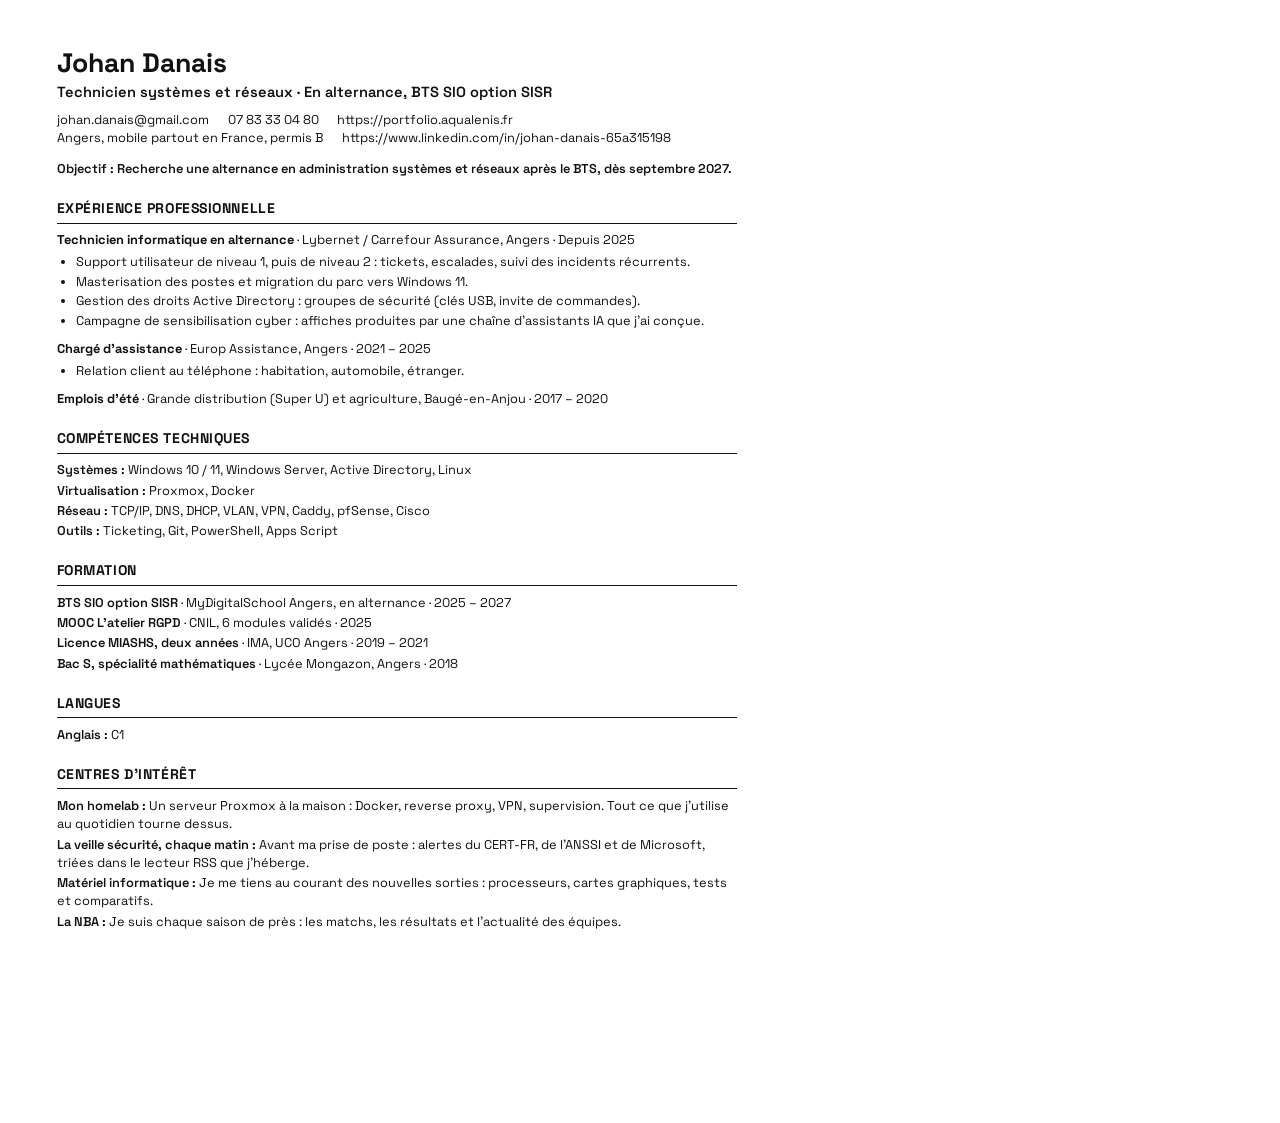
<file: cv-ats/index.html>
<!DOCTYPE html><html lang="fr"> <head><meta charset="utf-8"><meta name="viewport" content="width=device-width, initial-scale=1"><meta name="robots" content="noindex"><title>CV · Johan Danais</title><meta http-equiv="content-security-policy" content="default-src 'self';img-src 'self' data:;font-src 'self';connect-src 'self';object-src 'none';base-uri 'self';form-action 'none'; script-src 'self' 'sha256-BF0290pkb3jxQsE7z00xR8Imp8X34FLC88L0lkMnrGw=' 'sha256-QzWFZi+FLIx23tnm9SBU4aEgx4x8DsuASP07mfqol/c=' 'sha256-0chmwFk0zaA528yFfGV7J9ppIpdfTPPULncDF3WG7Zs=' 'sha256-eIXWvAmxkr251LJZkjniEK5LcPF3NkapbJepohwYRIc=' 'sha256-Q2BPg90ZMplYY+FSdApNErhpWafg2hcRRbndmvxuL/Q=' 'sha256-Ya0pUYrC7nM5Cn/056TyVuEiz6dFGrzmkWzgON0pF0U=' 'sha256-SHXg3YtOAVshUMT3f+eElYDgbV0kaujWj8DSaXSS4Vs='; style-src 'self' ; style-src-elem 'self' 'unsafe-inline'; style-src-attr 'unsafe-inline';"><link rel="stylesheet" href="/_astro/cv-ats.DJamSUpn.css"></head> <body> <main class="feuille"> <h1>Johan Danais</h1> <p class="titre">Technicien systèmes et réseaux · En alternance, BTS SIO option SISR</p> <ul class="coordonnees"> <li>johan.danais@gmail.com</li><li>07 83 33 04 80</li><li>https://portfolio.aqualenis.fr</li><li>Angers, mobile partout en France, permis B</li><li>https://www.linkedin.com/in/johan-danais-65a315198</li> </ul> <p class="objectif">Objectif : Recherche une alternance en administration systèmes et réseaux après le BTS, dès septembre 2027.</p> <h2>Expérience professionnelle</h2> <div class="entree"> <p><span class="poste">Technicien informatique en alternance</span> · Lybernet / Carrefour Assurance, Angers · Depuis 2025</p> <ul class="points"><li>Support utilisateur de niveau 1, puis de niveau 2 : tickets, escalades, suivi des incidents récurrents.</li><li>Masterisation des postes et migration du parc vers Windows 11.</li><li>Gestion des droits Active Directory : groupes de sécurité (clés USB, invite de commandes).</li><li>Campagne de sensibilisation cyber : affiches produites par une chaîne d&#39;assistants IA que j&#39;ai conçue.</li></ul> </div><div class="entree"> <p><span class="poste">Chargé d&#39;assistance</span> · Europ Assistance, Angers · 2021 – 2025</p> <ul class="points"><li>Relation client au téléphone : habitation, automobile, étranger.</li></ul> </div><div class="entree"> <p><span class="poste">Emplois d&#39;été</span> · Grande distribution (Super U) et agriculture, Baugé-en-Anjou · 2017 – 2020</p>  </div> <h2>Compétences techniques</h2> <div class="competences"> <p><b>Systèmes :</b> Windows 10 / 11, Windows Server, Active Directory, Linux</p><p><b>Virtualisation :</b> Proxmox, Docker</p><p><b>Réseau :</b> TCP/IP, DNS, DHCP, VLAN, VPN, Caddy, pfSense, Cisco</p><p><b>Outils :</b> Ticketing, Git, PowerShell, Apps Script</p> </div> <h2>Formation</h2> <div class="simple"> <p><b>BTS SIO option SISR</b> · MyDigitalSchool Angers, en alternance · 2025 – 2027</p><p><b>MOOC L&#39;atelier RGPD</b> · CNIL, 6 modules validés · 2025</p><p><b>Licence MIASHS, deux années</b> · IMA, UCO Angers · 2019 – 2021</p><p><b>Bac S, spécialité mathématiques</b> · Lycée Mongazon, Angers · 2018</p> </div> <h2>Langues</h2> <div class="simple"> <p><b>Anglais :</b> C1</p> </div> <h2>Centres d'intérêt</h2> <div class="simple"> <p><b>Mon homelab :</b> Un serveur Proxmox à la maison : Docker, reverse proxy, VPN, supervision. Tout ce que j&#39;utilise au quotidien tourne dessus.</p><p><b>La veille sécurité, chaque matin :</b> Avant ma prise de poste : alertes du CERT-FR, de l&#39;ANSSI et de Microsoft, triées dans le lecteur RSS que j&#39;héberge.</p><p><b>Matériel informatique :</b> Je me tiens au courant des nouvelles sorties : processeurs, cartes graphiques, tests et comparatifs.</p><p><b>La NBA :</b> Je suis chaque saison de près : les matchs, les résultats et l&#39;actualité des équipes.</p> </div> </main> </body> </html>
</file>
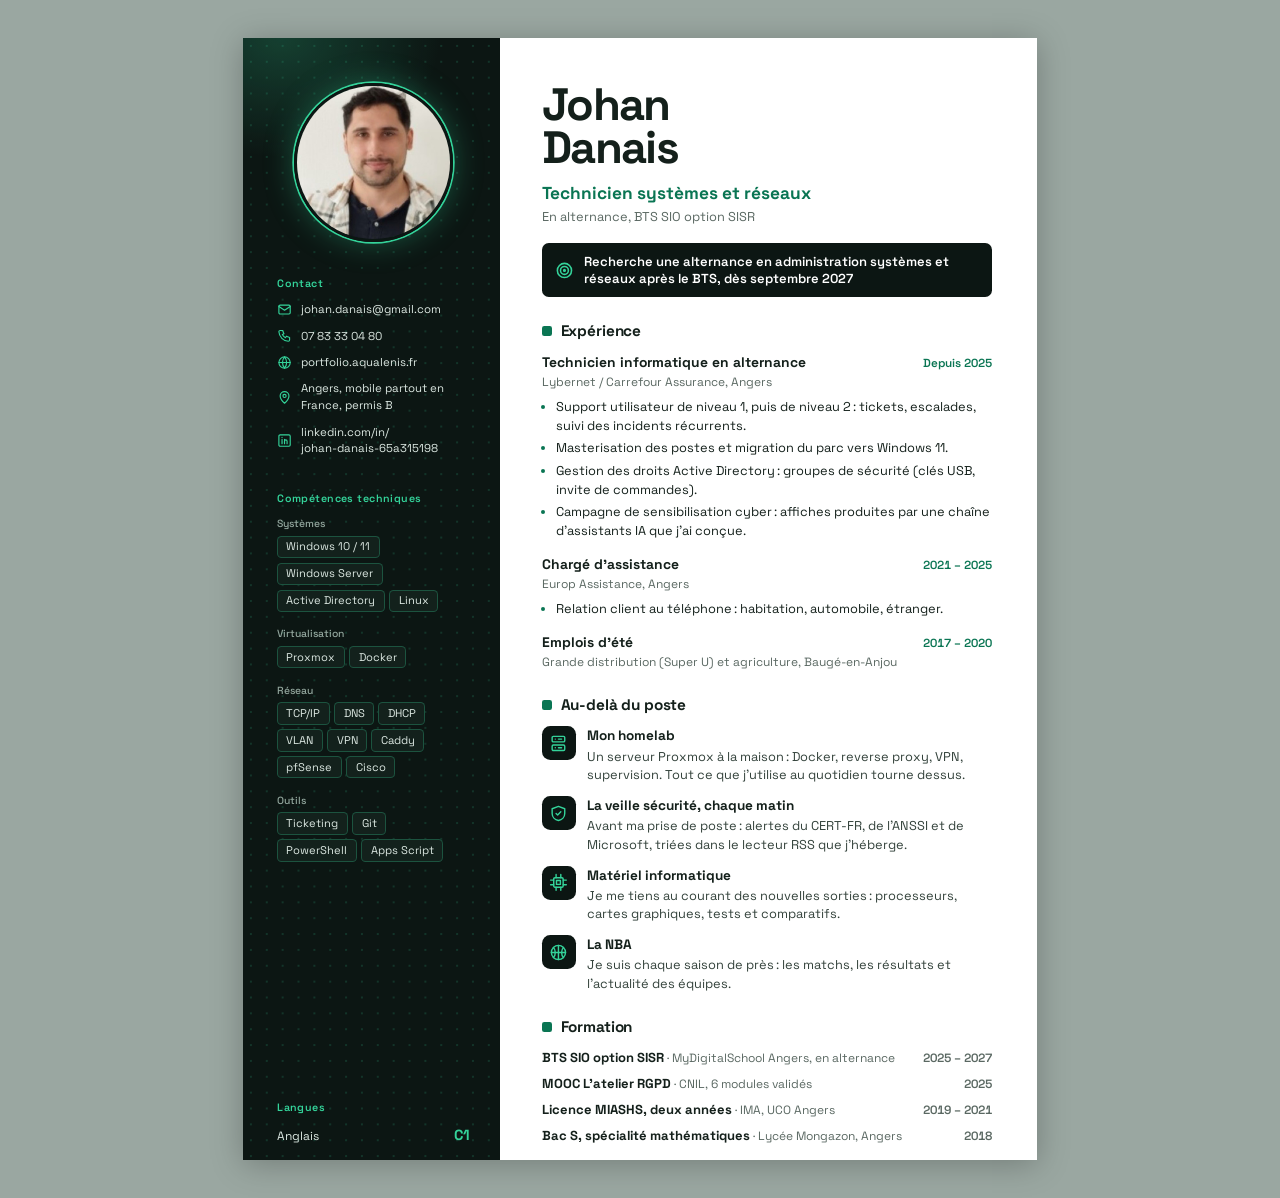
<file: cv/index.html>
<!DOCTYPE html><html lang="fr"> <head><meta charset="utf-8"><meta name="viewport" content="width=device-width, initial-scale=1"><meta name="robots" content="noindex"><title>CV · Johan Danais</title><meta http-equiv="content-security-policy" content="default-src 'self';img-src 'self' data:;font-src 'self';connect-src 'self';object-src 'none';base-uri 'self';form-action 'none'; script-src 'self' 'sha256-BF0290pkb3jxQsE7z00xR8Imp8X34FLC88L0lkMnrGw=' 'sha256-QzWFZi+FLIx23tnm9SBU4aEgx4x8DsuASP07mfqol/c=' 'sha256-0chmwFk0zaA528yFfGV7J9ppIpdfTPPULncDF3WG7Zs=' 'sha256-eIXWvAmxkr251LJZkjniEK5LcPF3NkapbJepohwYRIc=' 'sha256-Q2BPg90ZMplYY+FSdApNErhpWafg2hcRRbndmvxuL/Q=' 'sha256-Ya0pUYrC7nM5Cn/056TyVuEiz6dFGrzmkWzgON0pF0U=' 'sha256-SHXg3YtOAVshUMT3f+eElYDgbV0kaujWj8DSaXSS4Vs='; style-src 'self' ; style-src-elem 'self' 'unsafe-inline'; style-src-attr 'unsafe-inline';"><link rel="stylesheet" href="/_astro/cv.BKqREWln.css"></head> <body> <article class="feuille"> <aside class="colonne"> <img class="photo" src="/images/cv/photo.jpg" alt="Johan Danais"> <section> <h2>Contact</h2> <ul class="contact"> <li> <svg viewBox="0 0 24 24" fill="none" stroke="currentColor" stroke-width="1.8" stroke-linecap="round" stroke-linejoin="round" aria-hidden="true"><rect x="3" y="5" width="18" height="14" rx="2"/><path d="m3 7 9 6 9-6"/></svg> <a href="mailto:johan.danais@gmail.com">johan.danais@gmail.com</a> </li><li> <svg viewBox="0 0 24 24" fill="none" stroke="currentColor" stroke-width="1.8" stroke-linecap="round" stroke-linejoin="round" aria-hidden="true"><path d="M5 4h4l2 5-2.5 1.5a11 11 0 0 0 5 5L15 13l5 2v4a2 2 0 0 1-2 2A16 16 0 0 1 3 6a2 2 0 0 1 2-2"/></svg> <a href="tel:+33783330480">07 83 33 04 80</a> </li><li> <svg viewBox="0 0 24 24" fill="none" stroke="currentColor" stroke-width="1.8" stroke-linecap="round" stroke-linejoin="round" aria-hidden="true"><circle cx="12" cy="12" r="9"/><path d="M3 12h18M12 3a14 14 0 0 1 0 18M12 3a14 14 0 0 0 0 18"/></svg> <a href="https://portfolio.aqualenis.fr">portfolio.aqualenis.fr</a> </li><li> <svg viewBox="0 0 24 24" fill="none" stroke="currentColor" stroke-width="1.8" stroke-linecap="round" stroke-linejoin="round" aria-hidden="true"><path d="M12 21s-7-6.2-7-11.5a7 7 0 0 1 14 0C19 14.8 12 21 12 21z"/><circle cx="12" cy="9.5" r="2.5"/></svg> <span>Angers, mobile partout en France, permis B</span> </li><li> <svg viewBox="0 0 24 24" fill="none" stroke="currentColor" stroke-width="1.8" stroke-linecap="round" stroke-linejoin="round" aria-hidden="true"><rect x="3" y="3" width="18" height="18" rx="2"/><path d="M8 10v7M8 7v.01M12 17v-4a2 2 0 0 1 4 0v4M12 10v7"/></svg> <a href="https://www.linkedin.com/in/johan-danais-65a315198">linkedin.com/in/<wbr><span class="insecable">johan-danais-65a315198</span></a> </li> </ul> </section> <section> <h2>Compétences techniques</h2> <div class="domaine"> <h3>Systèmes</h3> <div class="pastilles"><span>Windows 10 / 11</span><span>Windows Server</span><span>Active Directory</span><span>Linux</span></div> </div><div class="domaine"> <h3>Virtualisation</h3> <div class="pastilles"><span>Proxmox</span><span>Docker</span></div> </div><div class="domaine"> <h3>Réseau</h3> <div class="pastilles"><span>TCP/IP</span><span>DNS</span><span>DHCP</span><span>VLAN</span><span>VPN</span><span>Caddy</span><span>pfSense</span><span>Cisco</span></div> </div><div class="domaine"> <h3>Outils</h3> <div class="pastilles"><span>Ticketing</span><span>Git</span><span>PowerShell</span><span>Apps Script</span></div> </div> </section> <section class="bas"> <h2>Langues</h2> <div class="langue"><span>Anglais</span><b>C1</b></div> </section> </aside> <main class="principal"> <header> <h1 class="nom">Johan <br>Danais</h1> <p class="titre">Technicien systèmes et réseaux</p> <p class="sous-titre">En alternance, BTS SIO option SISR</p> <p class="invite"> <svg viewBox="0 0 24 24" fill="none" stroke="currentColor" stroke-width="2" stroke-linecap="round" stroke-linejoin="round" aria-hidden="true"><circle cx="12" cy="12" r="9"></circle><circle cx="12" cy="12" r="5"></circle><circle cx="12" cy="12" r="1"></circle></svg> Recherche une alternance en administration systèmes et réseaux après le BTS, dès septembre 2027 </p> </header> <section class="bloc"> <h2>Expérience</h2> <div class="entree"> <div class="entree-tete"> <h3>Technicien informatique en alternance</h3> <span class="periode">Depuis 2025</span> </div> <p class="structure">Lybernet / Carrefour Assurance, Angers</p> <ul class="points"><li>Support utilisateur de niveau 1, puis de niveau 2 : tickets, escalades, suivi des incidents récurrents.</li><li>Masterisation des postes et migration du parc vers Windows 11.</li><li>Gestion des droits Active Directory : groupes de sécurité (clés USB, invite de commandes).</li><li>Campagne de sensibilisation cyber : affiches produites par une chaîne d&#39;assistants IA que j&#39;ai conçue.</li></ul> </div><div class="entree"> <div class="entree-tete"> <h3>Chargé d&#39;assistance</h3> <span class="periode">2021 – 2025</span> </div> <p class="structure">Europ Assistance, Angers</p> <ul class="points"><li>Relation client au téléphone : habitation, automobile, étranger.</li></ul> </div><div class="entree"> <div class="entree-tete"> <h3>Emplois d&#39;été</h3> <span class="periode">2017 – 2020</span> </div> <p class="structure">Grande distribution (Super U) et agriculture, Baugé-en-Anjou</p>  </div> </section> <section class="bloc"> <h2>Au-delà du poste</h2> <div class="passions"> <div class="passion"> <span class="pictogramme"> <svg viewBox="0 0 24 24" fill="none" stroke="currentColor" stroke-width="1.8" stroke-linecap="round" stroke-linejoin="round" aria-hidden="true"><rect x="4" y="3" width="16" height="7" rx="1.5"/><rect x="4" y="14" width="16" height="7" rx="1.5"/><path d="M8 6.5h.01M8 17.5h.01M12 6.5h4M12 17.5h4"/></svg> </span> <div> <h3>Mon homelab</h3> <p>Un serveur Proxmox à la maison : Docker, reverse proxy, VPN, supervision. Tout ce que j&#39;utilise au quotidien tourne dessus.</p> </div> </div><div class="passion"> <span class="pictogramme"> <svg viewBox="0 0 24 24" fill="none" stroke="currentColor" stroke-width="1.8" stroke-linecap="round" stroke-linejoin="round" aria-hidden="true"><path d="M12 3 4 6v6c0 4.5 3.4 8.2 8 9 4.6-.8 8-4.5 8-9V6z"/><path d="m9 12 2 2 4-4"/></svg> </span> <div> <h3>La veille sécurité, chaque matin</h3> <p>Avant ma prise de poste : alertes du CERT-FR, de l&#39;ANSSI et de Microsoft, triées dans le lecteur RSS que j&#39;héberge.</p> </div> </div><div class="passion"> <span class="pictogramme"> <svg viewBox="0 0 24 24" fill="none" stroke="currentColor" stroke-width="1.8" stroke-linecap="round" stroke-linejoin="round" aria-hidden="true"><rect x="6" y="6" width="12" height="12" rx="1.5"/><rect x="9.5" y="9.5" width="5" height="5"/><path d="M9 2v4M15 2v4M9 18v4M15 18v4M2 9h4M2 15h4M18 9h4M18 15h4"/></svg> </span> <div> <h3>Matériel informatique</h3> <p>Je me tiens au courant des nouvelles sorties : processeurs, cartes graphiques, tests et comparatifs.</p> </div> </div><div class="passion"> <span class="pictogramme"> <svg viewBox="0 0 24 24" fill="none" stroke="currentColor" stroke-width="1.8" stroke-linecap="round" stroke-linejoin="round" aria-hidden="true"><circle cx="12" cy="12" r="9"/><path d="M3 12h18M12 3v18M5.6 5.6c3.2 3 3.2 9.8 0 12.8M18.4 5.6c-3.2 3-3.2 9.8 0 12.8"/></svg> </span> <div> <h3>La NBA</h3> <p>Je suis chaque saison de près : les matchs, les résultats et l&#39;actualité des équipes.</p> </div> </div> </div> </section> <section class="bloc"> <h2>Formation</h2> <div class="formation"> <div class="ligne"> <div><b>BTS SIO option SISR</b> <span>· MyDigitalSchool Angers, en alternance</span></div> <span class="periode">2025 – 2027</span> </div><div class="ligne"> <div><b>MOOC L&#39;atelier RGPD</b> <span>· CNIL, 6 modules validés</span></div> <span class="periode">2025</span> </div><div class="ligne"> <div><b>Licence MIASHS, deux années</b> <span>· IMA, UCO Angers</span></div> <span class="periode">2019 – 2021</span> </div><div class="ligne"> <div><b>Bac S, spécialité mathématiques</b> <span>· Lycée Mongazon, Angers</span></div> <span class="periode">2018</span> </div> </div> </section> </main> </article> </body> </html>
</file>
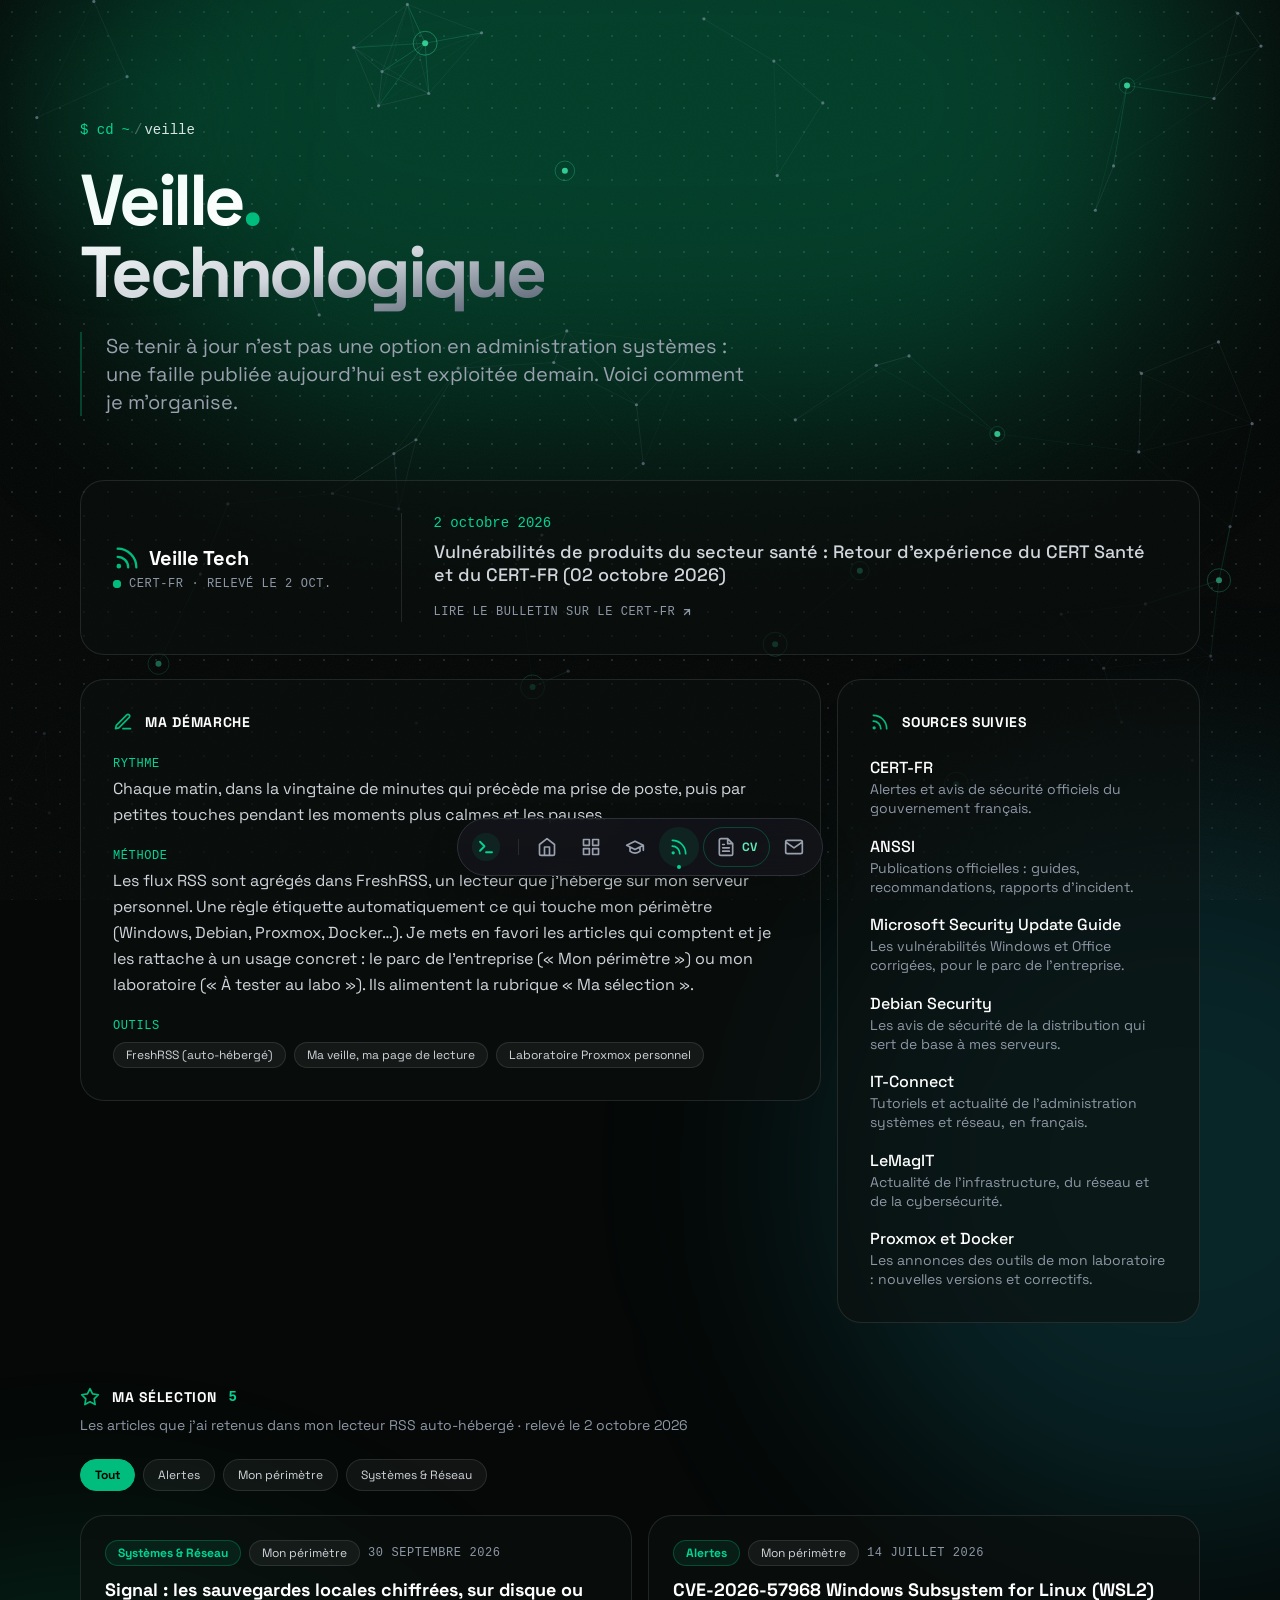
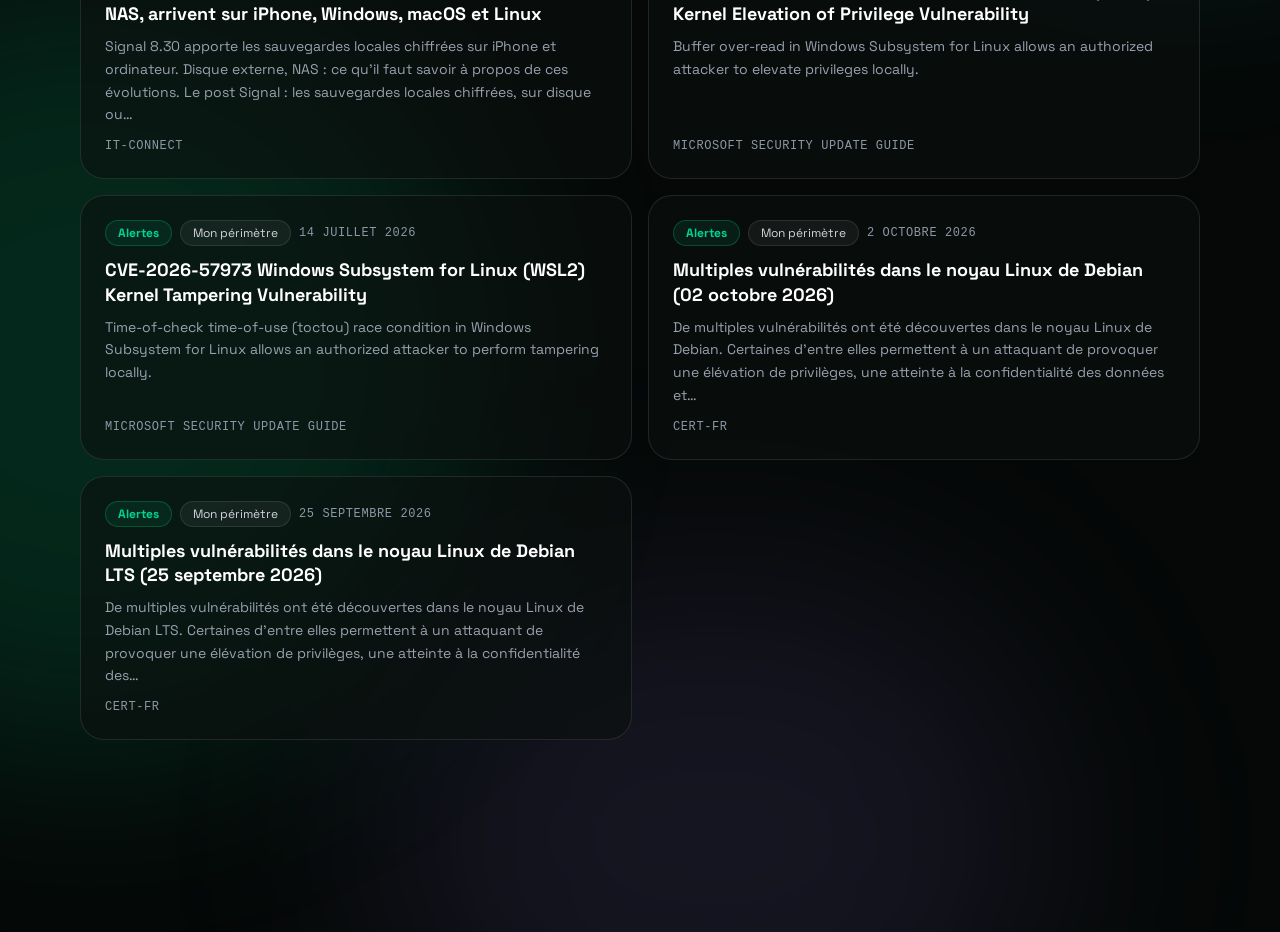
<file: veille/index.html>
<!DOCTYPE html><html lang="fr" class="dark"> <head><meta charset="UTF-8"><meta name="viewport" content="width=device-width"><link rel="icon" type="image/png" href="/favicon.png"><meta name="generator" content="Astro v7.3.5"><meta name="description" content="Ma démarche de veille en cybersécurité et administration systèmes : sources suivies, rythme de consultation et articles retenus."><meta name="author" content="Johan Danais"><link rel="canonical" href="https://portfolio.aqualenis.fr/veille/"><meta property="og:type" content="website"><meta property="og:site_name" content="Johan Danais — Portfolio"><meta property="og:locale" content="fr_FR"><meta property="og:url" content="https://portfolio.aqualenis.fr/veille/"><meta property="og:title" content="Veille technologique — Johan Danais"><meta property="og:description" content="Ma démarche de veille en cybersécurité et administration systèmes : sources suivies, rythme de consultation et articles retenus."><meta property="og:image" content="https://portfolio.aqualenis.fr/og-image.png"><meta property="og:image:width" content="1200"><meta property="og:image:height" content="630"><meta name="twitter:card" content="summary_large_image"><meta name="twitter:title" content="Veille technologique — Johan Danais"><meta name="twitter:description" content="Ma démarche de veille en cybersécurité et administration systèmes : sources suivies, rythme de consultation et articles retenus."><meta name="twitter:image" content="https://portfolio.aqualenis.fr/og-image.png"><!-- Police hébergée avec le site (public/fonts) : aucune requête vers
             un service tiers, le site fonctionne hors connexion. --><link rel="preload" href="/fonts/space-grotesk-latin-wght-normal.woff2" as="font" type="font/woff2" crossorigin><title>Veille technologique — Johan Danais</title><meta name="astro-view-transitions-enabled" content="true"> <meta name="astro-view-transitions-fallback" content="animate"><script type="module" src="/_astro/ClientRouter.astro_astro_type_script_index_0_lang.BsCrBuAq.js"></script><meta http-equiv="content-security-policy" content="default-src 'self';img-src 'self' data:;font-src 'self';connect-src 'self';object-src 'none';base-uri 'self';form-action 'none'; script-src 'self' 'sha256-BF0290pkb3jxQsE7z00xR8Imp8X34FLC88L0lkMnrGw=' 'sha256-QzWFZi+FLIx23tnm9SBU4aEgx4x8DsuASP07mfqol/c=' 'sha256-0chmwFk0zaA528yFfGV7J9ppIpdfTPPULncDF3WG7Zs=' 'sha256-eIXWvAmxkr251LJZkjniEK5LcPF3NkapbJepohwYRIc=' 'sha256-Q2BPg90ZMplYY+FSdApNErhpWafg2hcRRbndmvxuL/Q=' 'sha256-Ya0pUYrC7nM5Cn/056TyVuEiz6dFGrzmkWzgON0pF0U=' 'sha256-SHXg3YtOAVshUMT3f+eElYDgbV0kaujWj8DSaXSS4Vs='; style-src 'self' ; style-src-elem 'self' 'unsafe-inline'; style-src-attr 'unsafe-inline';"><link rel="stylesheet" href="/_astro/Layout.CaSwZXTl.css"><link rel="stylesheet" href="/_astro/veille.Dc6rb3s0.css"></head> <!-- Le fond animé (#fond-vivant) est calé sur le body : rien ne doit dépasser
	     sous le body, sinon le bas de page apparaît sans fond. flow-root y contient
	     les marges des enfants ; un élément « fixed » placé dans un bloc animé
	     (transform) dépasserait aussi : voir l'infobulle de l'accueil. --> <body class="relative flow-root bg-void text-white font-['Space_Grotesk'] antialiased min-h-screen selection:bg-emerald-500 selection:text-black overflow-x-hidden"> <div data-astro-transition-persist="fond" id="fond-vivant" aria-hidden="true"> <div class="fond-points"></div> <div class="fond-grain"></div> <div class="fond-halos"> <div class="halo halo-emeraude" style="--k:.35; top:-220px; left:calc(50% - 560px); width:1120px; height:640px"></div> <div class="halo halo-cyan" style="--k:.2; top:32%; right:-260px; width:720px; height:720px"></div> <div class="halo halo-emeraude halo-doux" style="--k:.28; top:62%; left:-300px; width:780px; height:780px"></div> <div class="halo halo-violet" style="--k:.15; top:86%; left:30%; width:660px; height:520px"></div> </div> <canvas id="reseau"></canvas> <div id="lueur-souris"></div> </div><script type="module" src="/_astro/FondVivant.astro_astro_type_script_index_0_lang.5u0arES_.js"></script>  <main class="max-w-6xl mx-auto p-4 pt-20 pb-32" data-astro-cid-2cyrftyq> <header class="mb-16 pt-10 relative" data-astro-cid-2cyrftyq> <div class="absolute top-0 left-0 w-20 h-20 bg-emerald-500 blur-[80px] opacity-50" data-astro-cid-2cyrftyq></div> <nav aria-label="Fil d'Ariane" class="font-mono text-sm mb-6"> <ol class="flex flex-wrap items-center gap-x-0.5 text-muted"> <li class="flex items-center"> <span class="text-glow mr-2 select-none" aria-hidden="true">$ cd</span> <a href="/" class="text-emerald-400 hover:text-white transition rounded-sm focus-visible:outline-hidden focus-visible:ring-2 focus-visible:ring-emerald-500" aria-label="Accueil">~</a> </li> <li class="flex items-center"> <span class="px-0.5 text-white/30" aria-hidden="true">/</span> <span class="text-gray-200" aria-current="page">veille</span> </li> </ol> </nav> <h1 class="text-5xl md:text-7xl font-bold mb-6 tracking-tighter leading-none" data-astro-cid-2cyrftyq>
Veille<span class="text-emerald-500" data-astro-cid-2cyrftyq>.</span> <br data-astro-cid-2cyrftyq> <span class="text-transparent bg-clip-text bg-linear-to-br from-white via-gray-300 to-gray-600" data-astro-cid-2cyrftyq>
Technologique
</span> </h1> <p class="text-gray-400 text-lg md:text-xl max-w-2xl leading-relaxed md:leading-7 border-l-2 border-emerald-500/30 pl-6" data-astro-cid-2cyrftyq>
Se tenir à jour n'est pas une option en administration systèmes :
                une faille publiée aujourd'hui est exploitée demain. Voici
                comment je m'organise.
</p> </header> <section class="mb-6" data-astro-cid-2cyrftyq> <div class="card md:col-span-4 relative p-8 surface border border-white/10 rounded-3xl flex flex-col md:flex-row md:items-center justify-between group hover:border-emerald-500/30 transition gap-6"> <div class="shrink-0 md:w-1/4">  <h2 class="text-white font-bold mb-1 flex items-center gap-2 text-xl group-hover:text-emerald-400 transition"> <svg xmlns="http://www.w3.org/2000/svg" width="28" height="28" viewBox="0 0 24 24" fill="none" stroke="currentColor" stroke-width="2" stroke-linecap="round" stroke-linejoin="round" class="text-emerald-500 group-hover:rotate-12 transition shrink-0"><path d="M4 11a9 9 0 0 1 9 9"></path><path d="M4 4a16 16 0 0 1 16 16"></path><circle cx="5" cy="19" r="1"></circle></svg> Veille Tech </h2> <div class="flex items-center gap-2"> <span class="relative flex h-2 w-2"> <span class="animate-ping absolute inline-flex h-full w-full rounded-full bg-emerald-400 opacity-75"></span> <span class="relative inline-flex rounded-full h-2 w-2 bg-emerald-500"></span> </span> <p class="text-xs text-muted font-mono uppercase tracking-wider"> CERT-FR · relevé le 2 oct. </p> </div> </div> <div class="grow pl-0 md:pl-8 md:border-l md:border-white/10"> <p class="text-emerald-400 font-mono text-sm mb-2 text-left"> <time datetime="2026-10-02T00:00:00.000Z">2 octobre 2026</time> </p> <p class="text-gray-300 text-lg font-medium leading-tight line-clamp-2 text-left mb-3"> Vulnérabilités de produits du secteur santé : Retour d&#39;expérience du CERT Santé et du CERT-FR (02 octobre 2026) </p> <a href="https://www.cert.ssi.gouv.fr/cti/CERTFR-2026-CTI-007/" target="_blank" rel="noopener" class="relative z-20 inline-flex items-center gap-1.5 text-xs font-mono uppercase tracking-wider text-muted hover:text-emerald-400 transition focus-visible:outline-hidden focus-visible:ring-2 focus-visible:ring-emerald-500 rounded-sm">
Lire le bulletin sur le CERT-FR
<svg xmlns="http://www.w3.org/2000/svg" width="12" height="12" viewBox="0 0 24 24" fill="none" stroke="currentColor" stroke-width="2.5" stroke-linecap="round" stroke-linejoin="round" aria-hidden="true"> <path d="M7 17 17 7M7 7h10v10"></path> </svg> </a> </div>  </div> </section> <section class="grid grid-cols-1 lg:grid-cols-3 gap-4 mb-16 lg:items-start" data-astro-cid-2cyrftyq> <div class="lg:col-span-2 p-8 surface border border-white/10 rounded-3xl hover:border-emerald-500/30 transition" data-astro-cid-2cyrftyq> <h2 class="text-white font-bold mb-6 flex items-center gap-3 uppercase tracking-wider text-sm" data-astro-cid-2cyrftyq> <svg xmlns="http://www.w3.org/2000/svg" width="20" height="20" viewBox="0 0 24 24" fill="none" stroke="currentColor" stroke-width="2" stroke-linecap="round" stroke-linejoin="round" class="text-emerald-500" data-astro-cid-2cyrftyq><path d="M12 20h9" data-astro-cid-2cyrftyq></path><path d="M16.5 3.5a2.12 2.12 0 0 1 3 3L7 19l-4 1 1-4Z" data-astro-cid-2cyrftyq></path></svg>
Ma démarche
</h2> <dl class="space-y-5" data-astro-cid-2cyrftyq> <div data-astro-cid-2cyrftyq> <dt class="text-emerald-400 font-mono text-xs uppercase tracking-wider mb-1" data-astro-cid-2cyrftyq>
Rythme
</dt> <dd class="text-gray-300 leading-relaxed" data-astro-cid-2cyrftyq> Chaque matin, dans la vingtaine de minutes qui précède ma prise de poste, puis par petites touches pendant les moments plus calmes et les pauses. </dd> </div> <div data-astro-cid-2cyrftyq> <dt class="text-emerald-400 font-mono text-xs uppercase tracking-wider mb-1" data-astro-cid-2cyrftyq>
Méthode
</dt> <dd class="text-gray-300 leading-relaxed" data-astro-cid-2cyrftyq> Les flux RSS sont agrégés dans FreshRSS, un lecteur que j&#39;héberge sur mon serveur personnel. Une règle étiquette automatiquement ce qui touche mon périmètre (Windows, Debian, Proxmox, Docker…). Je mets en favori les articles qui comptent et je les rattache à un usage concret : le parc de l&#39;entreprise (« Mon périmètre ») ou mon laboratoire (« À tester au labo »). Ils alimentent la rubrique « Ma sélection ». </dd> </div> <div data-astro-cid-2cyrftyq> <dt class="text-emerald-400 font-mono text-xs uppercase tracking-wider mb-2" data-astro-cid-2cyrftyq>
Outils
</dt> <dd class="flex flex-wrap gap-2" data-astro-cid-2cyrftyq> <span class="px-3 py-1 text-xs text-gray-300 bg-white/5 border border-white/10 rounded-full" data-astro-cid-2cyrftyq> FreshRSS (auto-hébergé) </span><span class="px-3 py-1 text-xs text-gray-300 bg-white/5 border border-white/10 rounded-full" data-astro-cid-2cyrftyq> Ma veille, ma page de lecture </span><span class="px-3 py-1 text-xs text-gray-300 bg-white/5 border border-white/10 rounded-full" data-astro-cid-2cyrftyq> Laboratoire Proxmox personnel </span> </dd> </div> </dl> </div> <div class="p-8 surface border border-white/10 rounded-3xl hover:border-emerald-500/30 transition" data-astro-cid-2cyrftyq> <h2 class="text-white font-bold mb-6 flex items-center gap-3 uppercase tracking-wider text-sm" data-astro-cid-2cyrftyq> <svg xmlns="http://www.w3.org/2000/svg" width="20" height="20" viewBox="0 0 24 24" fill="none" stroke="currentColor" stroke-width="2" stroke-linecap="round" stroke-linejoin="round" class="text-emerald-500" data-astro-cid-2cyrftyq><path d="M4 11a9 9 0 0 1 9 9" data-astro-cid-2cyrftyq></path><path d="M4 4a16 16 0 0 1 16 16" data-astro-cid-2cyrftyq></path><circle cx="5" cy="19" r="1" data-astro-cid-2cyrftyq></circle></svg>
Sources suivies
</h2> <ul class="space-y-4" data-astro-cid-2cyrftyq> <li data-astro-cid-2cyrftyq> <a href="https://www.cert.ssi.gouv.fr/" target="_blank" rel="noopener" class="group block" data-astro-cid-2cyrftyq> <span class="text-white font-medium group-hover:text-emerald-400 transition flex items-center gap-1.5" data-astro-cid-2cyrftyq> CERT-FR <svg xmlns="http://www.w3.org/2000/svg" width="12" height="12" viewBox="0 0 24 24" fill="none" stroke="currentColor" stroke-width="2.5" stroke-linecap="round" stroke-linejoin="round" class="opacity-0 group-hover:opacity-100 transition" data-astro-cid-2cyrftyq> <path d="M7 17 17 7M7 7h10v10" data-astro-cid-2cyrftyq></path> </svg> </span> <span class="text-muted text-sm leading-snug block" data-astro-cid-2cyrftyq> Alertes et avis de sécurité officiels du gouvernement français. </span> </a> </li><li data-astro-cid-2cyrftyq> <a href="https://cyber.gouv.fr/actualites" target="_blank" rel="noopener" class="group block" data-astro-cid-2cyrftyq> <span class="text-white font-medium group-hover:text-emerald-400 transition flex items-center gap-1.5" data-astro-cid-2cyrftyq> ANSSI <svg xmlns="http://www.w3.org/2000/svg" width="12" height="12" viewBox="0 0 24 24" fill="none" stroke="currentColor" stroke-width="2.5" stroke-linecap="round" stroke-linejoin="round" class="opacity-0 group-hover:opacity-100 transition" data-astro-cid-2cyrftyq> <path d="M7 17 17 7M7 7h10v10" data-astro-cid-2cyrftyq></path> </svg> </span> <span class="text-muted text-sm leading-snug block" data-astro-cid-2cyrftyq> Publications officielles : guides, recommandations, rapports d&#39;incident. </span> </a> </li><li data-astro-cid-2cyrftyq> <a href="https://msrc.microsoft.com/update-guide" target="_blank" rel="noopener" class="group block" data-astro-cid-2cyrftyq> <span class="text-white font-medium group-hover:text-emerald-400 transition flex items-center gap-1.5" data-astro-cid-2cyrftyq> Microsoft Security Update Guide <svg xmlns="http://www.w3.org/2000/svg" width="12" height="12" viewBox="0 0 24 24" fill="none" stroke="currentColor" stroke-width="2.5" stroke-linecap="round" stroke-linejoin="round" class="opacity-0 group-hover:opacity-100 transition" data-astro-cid-2cyrftyq> <path d="M7 17 17 7M7 7h10v10" data-astro-cid-2cyrftyq></path> </svg> </span> <span class="text-muted text-sm leading-snug block" data-astro-cid-2cyrftyq> Les vulnérabilités Windows et Office corrigées, pour le parc de l&#39;entreprise. </span> </a> </li><li data-astro-cid-2cyrftyq> <a href="https://www.debian.org/security/" target="_blank" rel="noopener" class="group block" data-astro-cid-2cyrftyq> <span class="text-white font-medium group-hover:text-emerald-400 transition flex items-center gap-1.5" data-astro-cid-2cyrftyq> Debian Security <svg xmlns="http://www.w3.org/2000/svg" width="12" height="12" viewBox="0 0 24 24" fill="none" stroke="currentColor" stroke-width="2.5" stroke-linecap="round" stroke-linejoin="round" class="opacity-0 group-hover:opacity-100 transition" data-astro-cid-2cyrftyq> <path d="M7 17 17 7M7 7h10v10" data-astro-cid-2cyrftyq></path> </svg> </span> <span class="text-muted text-sm leading-snug block" data-astro-cid-2cyrftyq> Les avis de sécurité de la distribution qui sert de base à mes serveurs. </span> </a> </li><li data-astro-cid-2cyrftyq> <a href="https://www.it-connect.fr/" target="_blank" rel="noopener" class="group block" data-astro-cid-2cyrftyq> <span class="text-white font-medium group-hover:text-emerald-400 transition flex items-center gap-1.5" data-astro-cid-2cyrftyq> IT-Connect <svg xmlns="http://www.w3.org/2000/svg" width="12" height="12" viewBox="0 0 24 24" fill="none" stroke="currentColor" stroke-width="2.5" stroke-linecap="round" stroke-linejoin="round" class="opacity-0 group-hover:opacity-100 transition" data-astro-cid-2cyrftyq> <path d="M7 17 17 7M7 7h10v10" data-astro-cid-2cyrftyq></path> </svg> </span> <span class="text-muted text-sm leading-snug block" data-astro-cid-2cyrftyq> Tutoriels et actualité de l&#39;administration systèmes et réseau, en français. </span> </a> </li><li data-astro-cid-2cyrftyq> <a href="https://www.lemagit.fr/" target="_blank" rel="noopener" class="group block" data-astro-cid-2cyrftyq> <span class="text-white font-medium group-hover:text-emerald-400 transition flex items-center gap-1.5" data-astro-cid-2cyrftyq> LeMagIT <svg xmlns="http://www.w3.org/2000/svg" width="12" height="12" viewBox="0 0 24 24" fill="none" stroke="currentColor" stroke-width="2.5" stroke-linecap="round" stroke-linejoin="round" class="opacity-0 group-hover:opacity-100 transition" data-astro-cid-2cyrftyq> <path d="M7 17 17 7M7 7h10v10" data-astro-cid-2cyrftyq></path> </svg> </span> <span class="text-muted text-sm leading-snug block" data-astro-cid-2cyrftyq> Actualité de l&#39;infrastructure, du réseau et de la cybersécurité. </span> </a> </li><li data-astro-cid-2cyrftyq> <a href="https://forum.proxmox.com/forums/announcements.7/" target="_blank" rel="noopener" class="group block" data-astro-cid-2cyrftyq> <span class="text-white font-medium group-hover:text-emerald-400 transition flex items-center gap-1.5" data-astro-cid-2cyrftyq> Proxmox et Docker <svg xmlns="http://www.w3.org/2000/svg" width="12" height="12" viewBox="0 0 24 24" fill="none" stroke="currentColor" stroke-width="2.5" stroke-linecap="round" stroke-linejoin="round" class="opacity-0 group-hover:opacity-100 transition" data-astro-cid-2cyrftyq> <path d="M7 17 17 7M7 7h10v10" data-astro-cid-2cyrftyq></path> </svg> </span> <span class="text-muted text-sm leading-snug block" data-astro-cid-2cyrftyq> Les annonces des outils de mon laboratoire : nouvelles versions et correctifs. </span> </a> </li> </ul> </div> </section> <section class="mb-16" aria-labelledby="titre-selection" data-astro-cid-2cyrftyq> <div class="flex flex-wrap items-end justify-between gap-4 mb-6" data-astro-cid-2cyrftyq> <div data-astro-cid-2cyrftyq> <h2 id="titre-selection" class="text-white font-bold flex items-center gap-3 uppercase tracking-wider text-sm mb-2" data-astro-cid-2cyrftyq> <svg xmlns="http://www.w3.org/2000/svg" width="20" height="20" viewBox="0 0 24 24" fill="none" stroke="currentColor" stroke-width="2" stroke-linecap="round" stroke-linejoin="round" class="text-emerald-500" aria-hidden="true" data-astro-cid-2cyrftyq> <path d="m12 2 3.09 6.26L22 9.27l-5 4.87 1.18 6.88L12 17.77l-6.18 3.25L7 14.14 2 9.27l6.91-1.01L12 2z" data-astro-cid-2cyrftyq></path> </svg>
Ma sélection
<span class="text-emerald-400 font-mono normal-case tracking-normal" data-astro-cid-2cyrftyq> 5 </span> </h2> <p class="text-muted text-sm max-w-2xl" data-astro-cid-2cyrftyq>
Les articles que j'ai retenus dans mon lecteur RSS
                                auto-hébergé
 · relevé le 2 octobre 2026 </p> </div> </div> <div class="flex flex-wrap gap-2 mb-6" role="group" aria-label="Filtrer la sélection" data-filtres-veille data-astro-cid-2cyrftyq> <button type="button" class="filtre-veille" data-filtre="" aria-pressed="true" data-astro-cid-2cyrftyq>
Tout
</button> <button type="button" class="filtre-veille" data-filtre="Alertes" aria-pressed="false" data-astro-cid-2cyrftyq> Alertes </button><button type="button" class="filtre-veille" data-filtre="Mon périmètre" aria-pressed="false" data-astro-cid-2cyrftyq> Mon périmètre </button><button type="button" class="filtre-veille" data-filtre="Systèmes &amp; Réseau" aria-pressed="false" data-astro-cid-2cyrftyq> Systèmes &amp; Réseau </button> </div> <ul class="grid grid-cols-1 md:grid-cols-2 gap-4" data-liste-veille data-astro-cid-2cyrftyq> <li class="p-6 surface border border-white/10 rounded-3xl hover:border-emerald-500/30 transition group flex flex-col" data-tags="[&quot;Mon périmètre&quot;,&quot;Systèmes &amp; Réseau&quot;]" data-astro-cid-2cyrftyq> <div class="flex flex-wrap items-center gap-2 mb-3" data-astro-cid-2cyrftyq> <span class="px-3 py-1 text-xs font-bold border rounded-full text-emerald-400 border-emerald-500/30 bg-emerald-500/10" data-astro-cid-2cyrftyq> Systèmes &amp; Réseau </span> <span class="px-3 py-1 text-xs text-gray-300 bg-white/5 border border-white/10 rounded-full" data-astro-cid-2cyrftyq> Mon périmètre </span> <time datetime="2026-09-30T06:09:28.000Z" class="text-muted font-mono text-xs uppercase tracking-wider" data-astro-cid-2cyrftyq> 30 septembre 2026 </time> </div> <h3 class="text-lg font-bold text-white leading-snug mb-2" data-astro-cid-2cyrftyq> <a href="https://www.it-connect.fr/signal-sauvegardes-locales-iphone-desktop/" target="_blank" rel="noopener" class="hover:text-emerald-400 transition focus-visible:outline-hidden focus-visible:ring-2 focus-visible:ring-emerald-500 rounded-sm" data-astro-cid-2cyrftyq> Signal : les sauvegardes locales chiffrées, sur disque ou NAS, arrivent sur iPhone, Windows, macOS et Linux </a> </h3> <p class="text-gray-400 text-sm leading-relaxed mb-3" data-astro-cid-2cyrftyq> Signal 8.30 apporte les sauvegardes locales chiffrées sur iPhone et ordinateur. Disque externe, NAS : ce qu&#39;il faut savoir à propos de ces évolutions. Le post Signal : les sauvegardes locales chiffrées, sur disque ou… </p> <span class="mt-auto text-xs font-mono uppercase tracking-wider text-muted" data-astro-cid-2cyrftyq> IT-Connect </span> </li><li class="p-6 surface border border-white/10 rounded-3xl hover:border-emerald-500/30 transition group flex flex-col" data-tags="[&quot;Mon périmètre&quot;,&quot;Alertes&quot;]" data-astro-cid-2cyrftyq> <div class="flex flex-wrap items-center gap-2 mb-3" data-astro-cid-2cyrftyq> <span class="px-3 py-1 text-xs font-bold border rounded-full text-emerald-400 border-emerald-500/30 bg-emerald-500/10" data-astro-cid-2cyrftyq> Alertes </span> <span class="px-3 py-1 text-xs text-gray-300 bg-white/5 border border-white/10 rounded-full" data-astro-cid-2cyrftyq> Mon périmètre </span> <time datetime="2026-07-14T14:00:00.000Z" class="text-muted font-mono text-xs uppercase tracking-wider" data-astro-cid-2cyrftyq> 14 juillet 2026 </time> </div> <h3 class="text-lg font-bold text-white leading-snug mb-2" data-astro-cid-2cyrftyq> <a href="https://msrc.microsoft.com/update-guide/vulnerability/CVE-2026-57968" target="_blank" rel="noopener" class="hover:text-emerald-400 transition focus-visible:outline-hidden focus-visible:ring-2 focus-visible:ring-emerald-500 rounded-sm" data-astro-cid-2cyrftyq> CVE-2026-57968 Windows Subsystem for Linux (WSL2) Kernel Elevation of Privilege Vulnerability </a> </h3> <p class="text-gray-400 text-sm leading-relaxed mb-3" data-astro-cid-2cyrftyq> Buffer over-read in Windows Subsystem for Linux allows an authorized attacker to elevate privileges locally. </p> <span class="mt-auto text-xs font-mono uppercase tracking-wider text-muted" data-astro-cid-2cyrftyq> Microsoft Security Update Guide </span> </li><li class="p-6 surface border border-white/10 rounded-3xl hover:border-emerald-500/30 transition group flex flex-col" data-tags="[&quot;Mon périmètre&quot;,&quot;Alertes&quot;]" data-astro-cid-2cyrftyq> <div class="flex flex-wrap items-center gap-2 mb-3" data-astro-cid-2cyrftyq> <span class="px-3 py-1 text-xs font-bold border rounded-full text-emerald-400 border-emerald-500/30 bg-emerald-500/10" data-astro-cid-2cyrftyq> Alertes </span> <span class="px-3 py-1 text-xs text-gray-300 bg-white/5 border border-white/10 rounded-full" data-astro-cid-2cyrftyq> Mon périmètre </span> <time datetime="2026-07-14T14:00:00.000Z" class="text-muted font-mono text-xs uppercase tracking-wider" data-astro-cid-2cyrftyq> 14 juillet 2026 </time> </div> <h3 class="text-lg font-bold text-white leading-snug mb-2" data-astro-cid-2cyrftyq> <a href="https://msrc.microsoft.com/update-guide/vulnerability/CVE-2026-57973" target="_blank" rel="noopener" class="hover:text-emerald-400 transition focus-visible:outline-hidden focus-visible:ring-2 focus-visible:ring-emerald-500 rounded-sm" data-astro-cid-2cyrftyq> CVE-2026-57973 Windows Subsystem for Linux (WSL2) Kernel Tampering Vulnerability </a> </h3> <p class="text-gray-400 text-sm leading-relaxed mb-3" data-astro-cid-2cyrftyq> Time-of-check time-of-use (toctou) race condition in Windows Subsystem for Linux allows an authorized attacker to perform tampering locally. </p> <span class="mt-auto text-xs font-mono uppercase tracking-wider text-muted" data-astro-cid-2cyrftyq> Microsoft Security Update Guide </span> </li><li class="p-6 surface border border-white/10 rounded-3xl hover:border-emerald-500/30 transition group flex flex-col" data-tags="[&quot;Mon périmètre&quot;,&quot;Alertes&quot;]" data-astro-cid-2cyrftyq> <div class="flex flex-wrap items-center gap-2 mb-3" data-astro-cid-2cyrftyq> <span class="px-3 py-1 text-xs font-bold border rounded-full text-emerald-400 border-emerald-500/30 bg-emerald-500/10" data-astro-cid-2cyrftyq> Alertes </span> <span class="px-3 py-1 text-xs text-gray-300 bg-white/5 border border-white/10 rounded-full" data-astro-cid-2cyrftyq> Mon périmètre </span> <time datetime="2026-10-02T00:00:00.000Z" class="text-muted font-mono text-xs uppercase tracking-wider" data-astro-cid-2cyrftyq> 2 octobre 2026 </time> </div> <h3 class="text-lg font-bold text-white leading-snug mb-2" data-astro-cid-2cyrftyq> <a href="https://www.cert.ssi.gouv.fr/avis/CERTFR-2026-AVI-1253/" target="_blank" rel="noopener" class="hover:text-emerald-400 transition focus-visible:outline-hidden focus-visible:ring-2 focus-visible:ring-emerald-500 rounded-sm" data-astro-cid-2cyrftyq> Multiples vulnérabilités dans le noyau Linux de Debian (02 octobre 2026) </a> </h3> <p class="text-gray-400 text-sm leading-relaxed mb-3" data-astro-cid-2cyrftyq> De multiples vulnérabilités ont été découvertes dans le noyau Linux de Debian. Certaines d&#39;entre elles permettent à un attaquant de provoquer une élévation de privilèges, une atteinte à la confidentialité des données et… </p> <span class="mt-auto text-xs font-mono uppercase tracking-wider text-muted" data-astro-cid-2cyrftyq> CERT-FR </span> </li><li class="p-6 surface border border-white/10 rounded-3xl hover:border-emerald-500/30 transition group flex flex-col" data-tags="[&quot;Mon périmètre&quot;,&quot;Alertes&quot;]" data-astro-cid-2cyrftyq> <div class="flex flex-wrap items-center gap-2 mb-3" data-astro-cid-2cyrftyq> <span class="px-3 py-1 text-xs font-bold border rounded-full text-emerald-400 border-emerald-500/30 bg-emerald-500/10" data-astro-cid-2cyrftyq> Alertes </span> <span class="px-3 py-1 text-xs text-gray-300 bg-white/5 border border-white/10 rounded-full" data-astro-cid-2cyrftyq> Mon périmètre </span> <time datetime="2026-09-25T00:00:00.000Z" class="text-muted font-mono text-xs uppercase tracking-wider" data-astro-cid-2cyrftyq> 25 septembre 2026 </time> </div> <h3 class="text-lg font-bold text-white leading-snug mb-2" data-astro-cid-2cyrftyq> <a href="https://www.cert.ssi.gouv.fr/avis/CERTFR-2026-AVI-1232/" target="_blank" rel="noopener" class="hover:text-emerald-400 transition focus-visible:outline-hidden focus-visible:ring-2 focus-visible:ring-emerald-500 rounded-sm" data-astro-cid-2cyrftyq> Multiples vulnérabilités dans le noyau Linux de Debian LTS (25 septembre 2026) </a> </h3> <p class="text-gray-400 text-sm leading-relaxed mb-3" data-astro-cid-2cyrftyq> De multiples vulnérabilités ont été découvertes dans le noyau Linux de Debian LTS. Certaines d&#39;entre elles permettent à un attaquant de provoquer une élévation de privilèges, une atteinte à la confidentialité des… </p> <span class="mt-auto text-xs font-mono uppercase tracking-wider text-muted" data-astro-cid-2cyrftyq> CERT-FR </span> </li> </ul> </section> </main>   <nav class="fixed bottom-6 left-1/2 -translate-x-1/2 z-50 print:hidden" aria-label="Navigation principale"> <div class="flex items-center gap-1 sm:gap-2 px-1.5 sm:px-2 py-1.5 sm:py-2 rounded-full bg-[#13151a]/85 backdrop-blur-md border border-[#2d3039] shadow-2xl">  <button type="button" data-ouvrir-palette aria-label="Ouvrir la palette de commandes (Ctrl+K)" title="Palette de commandes — Ctrl+K" class="group/pal relative flex h-10 w-10 shrink-0 items-center justify-center rounded-full text-emerald-400 hover:bg-emerald-500/10 transition focus-visible:outline-hidden focus-visible:ring-2 focus-visible:ring-emerald-500"> <span class="absolute inset-1.5 rounded-full bg-emerald-500/10 animate-pulse" aria-hidden="true"></span> <svg xmlns="http://www.w3.org/2000/svg" width="18" height="18" viewBox="0 0 24 24" fill="none" stroke="currentColor" stroke-width="2.4" stroke-linecap="round" stroke-linejoin="round" class="relative" aria-hidden="true"><polyline points="4 17 10 11 4 5"></polyline><line x1="12" y1="19" x2="20" y2="19"></line></svg> <span class="absolute -top-10 left-1/2 -translate-x-1/2 px-2 py-1 bg-[#13151a] border border-[#2d3039] rounded-sm text-[10px] text-white opacity-0 group-hover/pal:opacity-100 group-focus-visible/pal:opacity-100 transition-opacity pointer-events-none whitespace-nowrap shadow-xl">
Palette · Ctrl K
</span> </button> <div class="flex items-center gap-1"> <div class="h-4 w-px bg-white/10 mx-1"></div> <a href="/" class="relative flex items-center justify-center h-10 rounded-full transition-colors duration-200 shrink-0 group/icon focus-visible:outline-hidden focus-visible:ring-2 focus-visible:ring-emerald-500 focus-visible:text-white w-10 text-gray-400 hover:text-white hover:bg-white/10" aria-label="Home" target="_self"> <svg xmlns="http://www.w3.org/2000/svg" width="20" height="20" viewBox="0 0 24 24" fill="none" stroke="currentColor" stroke-width="2" stroke-linecap="round" stroke-linejoin="round" class="transition-transform duration-200 group-hover/icon:scale-110"> <path d="M3 9l9-7 9 7v11a2 2 0 0 1-2 2H5a2 2 0 0 1-2-2z M9 22V12h6v10"></path> </svg>   <span class="absolute -top-10 left-1/2 -translate-x-1/2 px-2 py-1 bg-[#13151a] border border-[#2d3039] rounded-sm text-[10px] text-white opacity-0 group-hover/icon:opacity-100 group-focus-visible/icon:opacity-100 transition-opacity pointer-events-none whitespace-nowrap shadow-xl"> Home </span> </a><a href="/#projects" class="relative flex items-center justify-center h-10 rounded-full transition-colors duration-200 shrink-0 group/icon focus-visible:outline-hidden focus-visible:ring-2 focus-visible:ring-emerald-500 focus-visible:text-white w-10 text-gray-400 hover:text-white hover:bg-white/10" aria-label="Projets" target="_self"> <svg xmlns="http://www.w3.org/2000/svg" width="20" height="20" viewBox="0 0 24 24" fill="none" stroke="currentColor" stroke-width="2" stroke-linecap="round" stroke-linejoin="round" class="transition-transform duration-200 group-hover/icon:scale-110"> <path d="M3 3h7v7H3z M14 3h7v7h-7z M3 14h7v7H3z M14 14h7v7h-7z"></path> </svg>   <span class="absolute -top-10 left-1/2 -translate-x-1/2 px-2 py-1 bg-[#13151a] border border-[#2d3039] rounded-sm text-[10px] text-white opacity-0 group-hover/icon:opacity-100 group-focus-visible/icon:opacity-100 transition-opacity pointer-events-none whitespace-nowrap shadow-xl"> Projets </span> </a><a href="/competences" class="relative flex items-center justify-center h-10 rounded-full transition-colors duration-200 shrink-0 group/icon focus-visible:outline-hidden focus-visible:ring-2 focus-visible:ring-emerald-500 focus-visible:text-white w-10 text-gray-400 hover:text-white hover:bg-white/10" aria-label="Compétences" target="_self"> <svg xmlns="http://www.w3.org/2000/svg" width="20" height="20" viewBox="0 0 24 24" fill="none" stroke="currentColor" stroke-width="2" stroke-linecap="round" stroke-linejoin="round" class="transition-transform duration-200 group-hover/icon:scale-110"> <path d="M22 10v6M2 10l10-5 10 5-10 5z M6 12v5c3 3 9 3 12 0v-5"></path> </svg>   <span class="absolute -top-10 left-1/2 -translate-x-1/2 px-2 py-1 bg-[#13151a] border border-[#2d3039] rounded-sm text-[10px] text-white opacity-0 group-hover/icon:opacity-100 group-focus-visible/icon:opacity-100 transition-opacity pointer-events-none whitespace-nowrap shadow-xl"> Compétences </span> </a><a href="/veille" class="relative flex items-center justify-center h-10 rounded-full transition-colors duration-200 shrink-0 group/icon focus-visible:outline-hidden focus-visible:ring-2 focus-visible:ring-emerald-500 focus-visible:text-white w-10 text-emerald-400 bg-emerald-500/10" aria-label="Veille" aria-current="page" target="_self"> <svg xmlns="http://www.w3.org/2000/svg" width="20" height="20" viewBox="0 0 24 24" fill="none" stroke="currentColor" stroke-width="2" stroke-linecap="round" stroke-linejoin="round" class="transition-transform duration-200 group-hover/icon:scale-110"> <path d="M4 11a9 9 0 0 1 9 9 M4 4a16 16 0 0 1 16 16 M5 20a1 1 0 1 0 0-2 1 1 0 0 0 0 2"></path> </svg>  <span class="absolute -bottom-0.5 left-1/2 -translate-x-1/2 h-1 w-1 rounded-full bg-emerald-400" aria-hidden="true"></span> <span class="absolute -top-10 left-1/2 -translate-x-1/2 px-2 py-1 bg-[#13151a] border border-[#2d3039] rounded-sm text-[10px] text-white opacity-0 group-hover/icon:opacity-100 group-focus-visible/icon:opacity-100 transition-opacity pointer-events-none whitespace-nowrap shadow-xl"> Veille </span> </a><a href="/mon_cv.pdf" class="relative flex items-center justify-center h-10 rounded-full transition-colors duration-200 shrink-0 group/icon focus-visible:outline-hidden focus-visible:ring-2 focus-visible:ring-emerald-500 focus-visible:text-white gap-1.5 px-3 border border-emerald-500/30 text-gray-400 hover:text-white hover:bg-white/10" aria-label="CV" target="_blank" rel="noopener"> <svg xmlns="http://www.w3.org/2000/svg" width="20" height="20" viewBox="0 0 24 24" fill="none" stroke="currentColor" stroke-width="2" stroke-linecap="round" stroke-linejoin="round" class="transition-transform duration-200 group-hover/icon:scale-110"> <path d="M14 2H6a2 2 0 0 0-2 2v16a2 2 0 0 0 2 2h12a2 2 0 0 0 2-2V8z M14 2v6h6 M16 13H8 M16 17H8 M10 9H8"></path> </svg> <span class="text-xs font-bold text-emerald-300" aria-hidden="true">CV</span>  <span class="absolute -top-10 left-1/2 -translate-x-1/2 px-2 py-1 bg-[#13151a] border border-[#2d3039] rounded-sm text-[10px] text-white opacity-0 group-hover/icon:opacity-100 group-focus-visible/icon:opacity-100 transition-opacity pointer-events-none whitespace-nowrap shadow-xl"> CV </span> </a><a href="mailto:johan.danais@gmail.com" class="relative flex items-center justify-center h-10 rounded-full transition-colors duration-200 shrink-0 group/icon focus-visible:outline-hidden focus-visible:ring-2 focus-visible:ring-emerald-500 focus-visible:text-white w-10 text-gray-400 hover:text-white hover:bg-white/10" aria-label="Mail" target="_self"> <svg xmlns="http://www.w3.org/2000/svg" width="20" height="20" viewBox="0 0 24 24" fill="none" stroke="currentColor" stroke-width="2" stroke-linecap="round" stroke-linejoin="round" class="transition-transform duration-200 group-hover/icon:scale-110"> <path d="M4 4h16c1.1 0 2 .9 2 2v12c0 1.1-.9 2-2 2H4c-1.1 0-2-.9-2-2V6c0-1.1.9-2 2-2z M22 6l-10 7L2 6"></path> </svg>   <span class="absolute -top-10 left-1/2 -translate-x-1/2 px-2 py-1 bg-[#13151a] border border-[#2d3039] rounded-sm text-[10px] text-white opacity-0 group-hover/icon:opacity-100 group-focus-visible/icon:opacity-100 transition-opacity pointer-events-none whitespace-nowrap shadow-xl"> Mail </span> </a> </div> </div> </nav> <dialog data-astro-transition-persist="palette" id="palette" aria-label="Palette de commandes" class="palette m-auto mt-[12vh] w-[min(640px,calc(100vw-2rem))] p-0 rounded-2xl border border-emerald-500/30 text-white shadow-[0_0_60px_rgba(16,185,129,0.15)] backdrop:bg-black/60 backdrop:backdrop-blur-sm"> <div class="flex items-center gap-2 px-4 py-2.5 border-b border-white/5 bg-white/[0.02]"> <span class="h-2.5 w-2.5 rounded-full bg-[#ff5f57]"></span> <span class="h-2.5 w-2.5 rounded-full bg-[#febc2e]"></span> <span class="h-2.5 w-2.5 rounded-full bg-[#28c840]"></span> <span class="ml-3 text-[11px] font-mono text-muted">johan@lybernet: ~ — palette</span> <kbd class="ml-auto text-[10px] font-mono text-muted border border-white/10 rounded px-1.5 py-0.5">Échap</kbd> </div> <label class="flex items-center gap-3 px-5 py-4 border-b border-white/5 font-mono"> <span class="text-glow select-none" aria-hidden="true">$</span> <input id="palette-saisie" type="text" autocomplete="off" spellcheck="false" placeholder="Aller à une page ou chercher un mot (veille, GPO, Proxmox…)" class="w-full bg-transparent outline-hidden text-base placeholder:text-muted" role="combobox" aria-expanded="true" aria-controls="palette-liste" aria-autocomplete="list"> </label> <ul id="palette-liste" role="listbox" class="max-h-[50vh] overflow-y-auto p-2"> <li role="option" aria-selected="false" class="palette-entree flex items-center justify-between gap-4 px-3 py-2.5 rounded-lg cursor-pointer" data-groupe="Navigation" data-href="/" data-recherche="Accueil cd ~ home accueil"> <span class="flex flex-col min-w-0"> <span class="text-sm text-gray-100 truncate">Accueil</span> <span class="text-[11px] font-mono text-muted truncate">cd ~</span> </span> <span class="text-[10px] font-mono uppercase tracking-wider text-muted shrink-0">Navigation</span> </li><li role="option" aria-selected="false" class="palette-entree flex items-center justify-between gap-4 px-3 py-2.5 rounded-lg cursor-pointer" data-groupe="Navigation" data-href="/#projects" data-recherche="Réalisations professionnelles cd ~/realisations projets missions"> <span class="flex flex-col min-w-0"> <span class="text-sm text-gray-100 truncate">Réalisations professionnelles</span> <span class="text-[11px] font-mono text-muted truncate">cd ~/realisations</span> </span> <span class="text-[10px] font-mono uppercase tracking-wider text-muted shrink-0">Navigation</span> </li><li role="option" aria-selected="false" class="palette-entree flex items-center justify-between gap-4 px-3 py-2.5 rounded-lg cursor-pointer" data-groupe="Navigation" data-href="/competences" data-recherche="Compétences — référentiel BTS SIO cd ~/competences bts sio blocs e4 e5 referentiel"> <span class="flex flex-col min-w-0"> <span class="text-sm text-gray-100 truncate">Compétences — référentiel BTS SIO</span> <span class="text-[11px] font-mono text-muted truncate">cd ~/competences</span> </span> <span class="text-[10px] font-mono uppercase tracking-wider text-muted shrink-0">Navigation</span> </li><li role="option" aria-selected="false" class="palette-entree flex items-center justify-between gap-4 px-3 py-2.5 rounded-lg cursor-pointer" data-groupe="Navigation" data-href="/veille" data-recherche="Veille technologique cd ~/veille cert-fr anssi securite"> <span class="flex flex-col min-w-0"> <span class="text-sm text-gray-100 truncate">Veille technologique</span> <span class="text-[11px] font-mono text-muted truncate">cd ~/veille</span> </span> <span class="text-[10px] font-mono uppercase tracking-wider text-muted shrink-0">Navigation</span> </li><li role="option" aria-selected="false" class="palette-entree flex items-center justify-between gap-4 px-3 py-2.5 rounded-lg cursor-pointer" data-groupe="Réalisations" data-href="/projects/veille-freshrss" data-recherche="Veille auto-hébergée : FreshRSS et ma page de lecture cat veille-freshrss.md Homelab Docker Veille Supervision"> <span class="flex flex-col min-w-0"> <span class="text-sm text-gray-100 truncate">Veille auto-hébergée : FreshRSS et ma page de lecture</span> <span class="text-[11px] font-mono text-muted truncate">cat veille-freshrss.md</span> </span> <span class="text-[10px] font-mono uppercase tracking-wider text-muted shrink-0">Réalisations</span> </li><li role="option" aria-selected="false" class="palette-entree flex items-center justify-between gap-4 px-3 py-2.5 rounded-lg cursor-pointer" data-groupe="Réalisations" data-href="/projects/support-exploitation" data-recherche="Support N1/N2 et exploitation du parc informatique cat support-exploitation.md Exploitation Support utilisateur Active Directory Windows 11"> <span class="flex flex-col min-w-0"> <span class="text-sm text-gray-100 truncate">Support N1/N2 et exploitation du parc informatique</span> <span class="text-[11px] font-mono text-muted truncate">cat support-exploitation.md</span> </span> <span class="text-[10px] font-mono uppercase tracking-wider text-muted shrink-0">Réalisations</span> </li><li role="option" aria-selected="false" class="palette-entree flex items-center justify-between gap-4 px-3 py-2.5 rounded-lg cursor-pointer" data-groupe="Réalisations" data-href="/projects/pipeline-affiches-ia" data-recherche="Pipeline IA de production d'affiches cat pipeline-affiches-ia.md IA générative Gemini Automatisation Gestion de projet"> <span class="flex flex-col min-w-0"> <span class="text-sm text-gray-100 truncate">Pipeline IA de production d&#39;affiches</span> <span class="text-[11px] font-mono text-muted truncate">cat pipeline-affiches-ia.md</span> </span> <span class="text-[10px] font-mono uppercase tracking-wider text-muted shrink-0">Réalisations</span> </li><li role="option" aria-selected="false" class="palette-entree flex items-center justify-between gap-4 px-3 py-2.5 rounded-lg cursor-pointer" data-groupe="Réalisations" data-href="/projects/hub-academy" data-recherche="Hub Academy : prototype de formation gamifiée cat hub-academy.md Développement web Google Apps Script Google Sheets Gestion des droits"> <span class="flex flex-col min-w-0"> <span class="text-sm text-gray-100 truncate">Hub Academy : prototype de formation gamifiée</span> <span class="text-[11px] font-mono text-muted truncate">cat hub-academy.md</span> </span> <span class="text-[10px] font-mono uppercase tracking-wider text-muted shrink-0">Réalisations</span> </li><li role="option" aria-selected="false" class="palette-entree flex items-center justify-between gap-4 px-3 py-2.5 rounded-lg cursor-pointer" data-groupe="Réalisations" data-href="/projects/portfolio" data-recherche="Portfolio professionnel : conception et maintenance cat portfolio.md Développement professionnel Astro Référencement Veille"> <span class="flex flex-col min-w-0"> <span class="text-sm text-gray-100 truncate">Portfolio professionnel : conception et maintenance</span> <span class="text-[11px] font-mono text-muted truncate">cat portfolio.md</span> </span> <span class="text-[10px] font-mono uppercase tracking-wider text-muted shrink-0">Réalisations</span> </li><li role="option" aria-selected="false" class="palette-entree flex items-center justify-between gap-4 px-3 py-2.5 rounded-lg cursor-pointer" data-groupe="Réalisations" data-href="/projects/cyber-sensibilisation" data-recherche="Sensibilisation Cyber &amp; Hygiène Numérique cat cyber-sensibilisation.md Hygiène Numérique Cybersécurité Support Utilisateur Communication"> <span class="flex flex-col min-w-0"> <span class="text-sm text-gray-100 truncate">Sensibilisation Cyber &amp; Hygiène Numérique</span> <span class="text-[11px] font-mono text-muted truncate">cat cyber-sensibilisation.md</span> </span> <span class="text-[10px] font-mono uppercase tracking-wider text-muted shrink-0">Réalisations</span> </li><li role="option" aria-selected="false" class="palette-entree flex items-center justify-between gap-4 px-3 py-2.5 rounded-lg cursor-pointer" data-groupe="Actions" data-href="/mon_cv.pdf" data-externe="1" data-recherche="Ouvrir mon CV (PDF) open mon_cv.pdf cv curriculum telecharger"> <span class="flex flex-col min-w-0"> <span class="text-sm text-gray-100 truncate">Ouvrir mon CV (PDF)</span> <span class="text-[11px] font-mono text-muted truncate">open mon_cv.pdf</span> </span> <span class="text-[10px] font-mono uppercase tracking-wider text-muted shrink-0">Actions</span> </li><li role="option" aria-selected="false" class="palette-entree flex items-center justify-between gap-4 px-3 py-2.5 rounded-lg cursor-pointer" data-groupe="Actions" data-href="johan.danais@gmail.com" data-action="copier" data-recherche="Copier mon adresse e-mail copy johan.danais@gmail.com contact email courriel mail adresse copier"> <span class="flex flex-col min-w-0"> <span class="text-sm text-gray-100 truncate">Copier mon adresse e-mail</span> <span class="text-[11px] font-mono text-muted truncate">copy johan.danais@gmail.com</span> </span> <span class="text-[10px] font-mono uppercase tracking-wider text-muted shrink-0">Actions</span> </li><li role="option" aria-selected="false" class="palette-entree flex items-center justify-between gap-4 px-3 py-2.5 rounded-lg cursor-pointer" data-groupe="Actions" data-href="mailto:johan.danais@gmail.com" data-externe="1" data-recherche="M'écrire un mail mail johan.danais contact email courriel"> <span class="flex flex-col min-w-0"> <span class="text-sm text-gray-100 truncate">M&#39;écrire un mail</span> <span class="text-[11px] font-mono text-muted truncate">mail johan.danais</span> </span> <span class="text-[10px] font-mono uppercase tracking-wider text-muted shrink-0">Actions</span> </li><li role="option" aria-selected="false" class="palette-entree flex items-center justify-between gap-4 px-3 py-2.5 rounded-lg cursor-pointer" data-groupe="Actions" data-href="https://www.linkedin.com/in/johan-danais-65a315198/" data-externe="1" data-recherche="Profil LinkedIn open linkedin reseau social"> <span class="flex flex-col min-w-0"> <span class="text-sm text-gray-100 truncate">Profil LinkedIn</span> <span class="text-[11px] font-mono text-muted truncate">open linkedin</span> </span> <span class="text-[10px] font-mono uppercase tracking-wider text-muted shrink-0">Actions</span> </li><li role="option" aria-selected="false" class="palette-entree flex items-center justify-between gap-4 px-3 py-2.5 rounded-lg cursor-pointer" data-groupe="Actions" data-href="https://github.com/merynger" data-externe="1" data-recherche="Profil GitHub open github code depot"> <span class="flex flex-col min-w-0"> <span class="text-sm text-gray-100 truncate">Profil GitHub</span> <span class="text-[11px] font-mono text-muted truncate">open github</span> </span> <span class="text-[10px] font-mono uppercase tracking-wider text-muted shrink-0">Actions</span> </li> </ul> <p id="palette-vide" class="hidden px-5 py-6 text-sm font-mono text-muted">
command not found — essayez « veille », « cv » ou un mot comme « Windows 11 ».
</p> <div class="flex items-center gap-4 px-5 py-2.5 border-t border-white/5 text-[11px] font-mono text-muted"> <span><kbd class="text-gray-300">↑ ↓</kbd> choisir</span> <span><kbd class="text-gray-300">Entrée</kbd> ouvrir</span> <span id="palette-statut" class="text-glow" role="status" aria-live="polite"></span> <span class="ml-auto hidden sm:inline"><kbd class="text-gray-300">Ctrl K</kbd> ouvrir / fermer</span> </div> </dialog><script type="module" src="/_astro/CommandPalette.astro_astro_type_script_index_0_lang.BJETQtms.js"></script> </body> </html><script type="module" src="/_astro/veille.astro_astro_type_script_index_0_lang.COaX6Btn.js"></script>
</file>
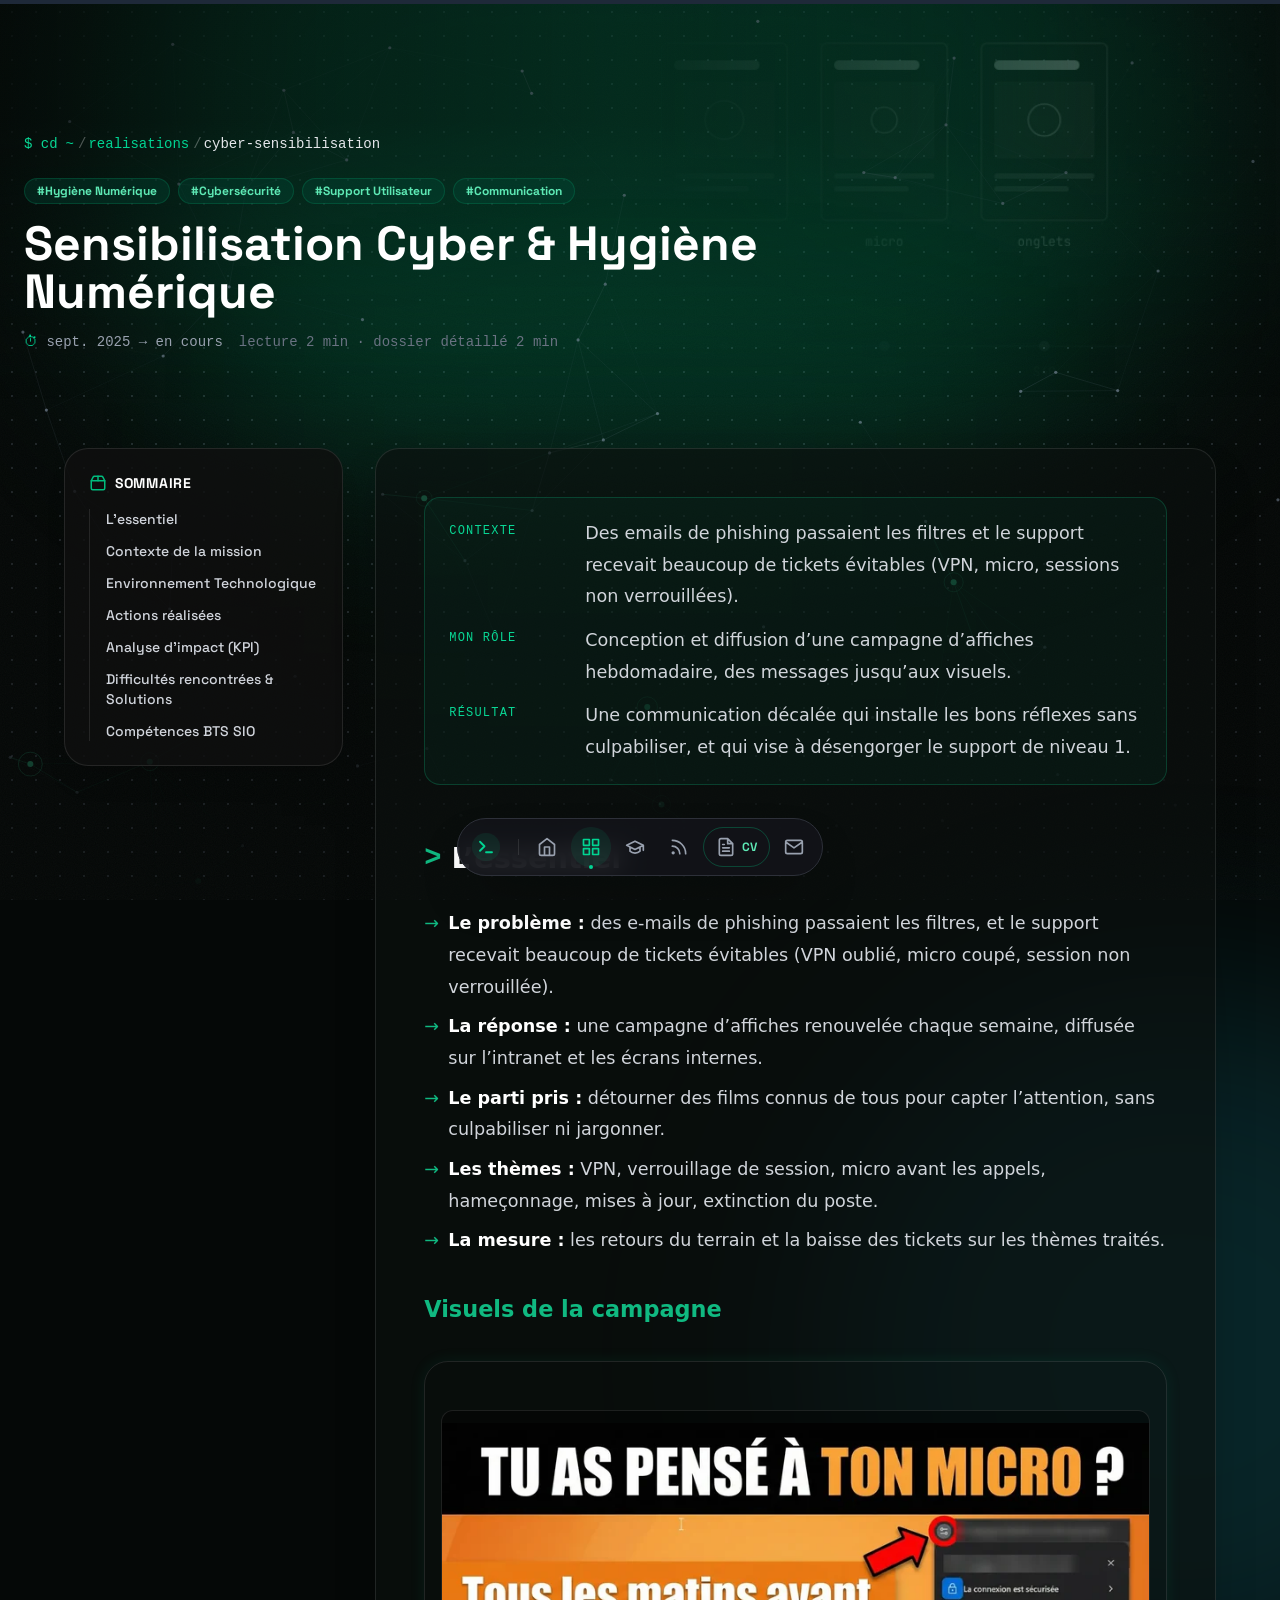
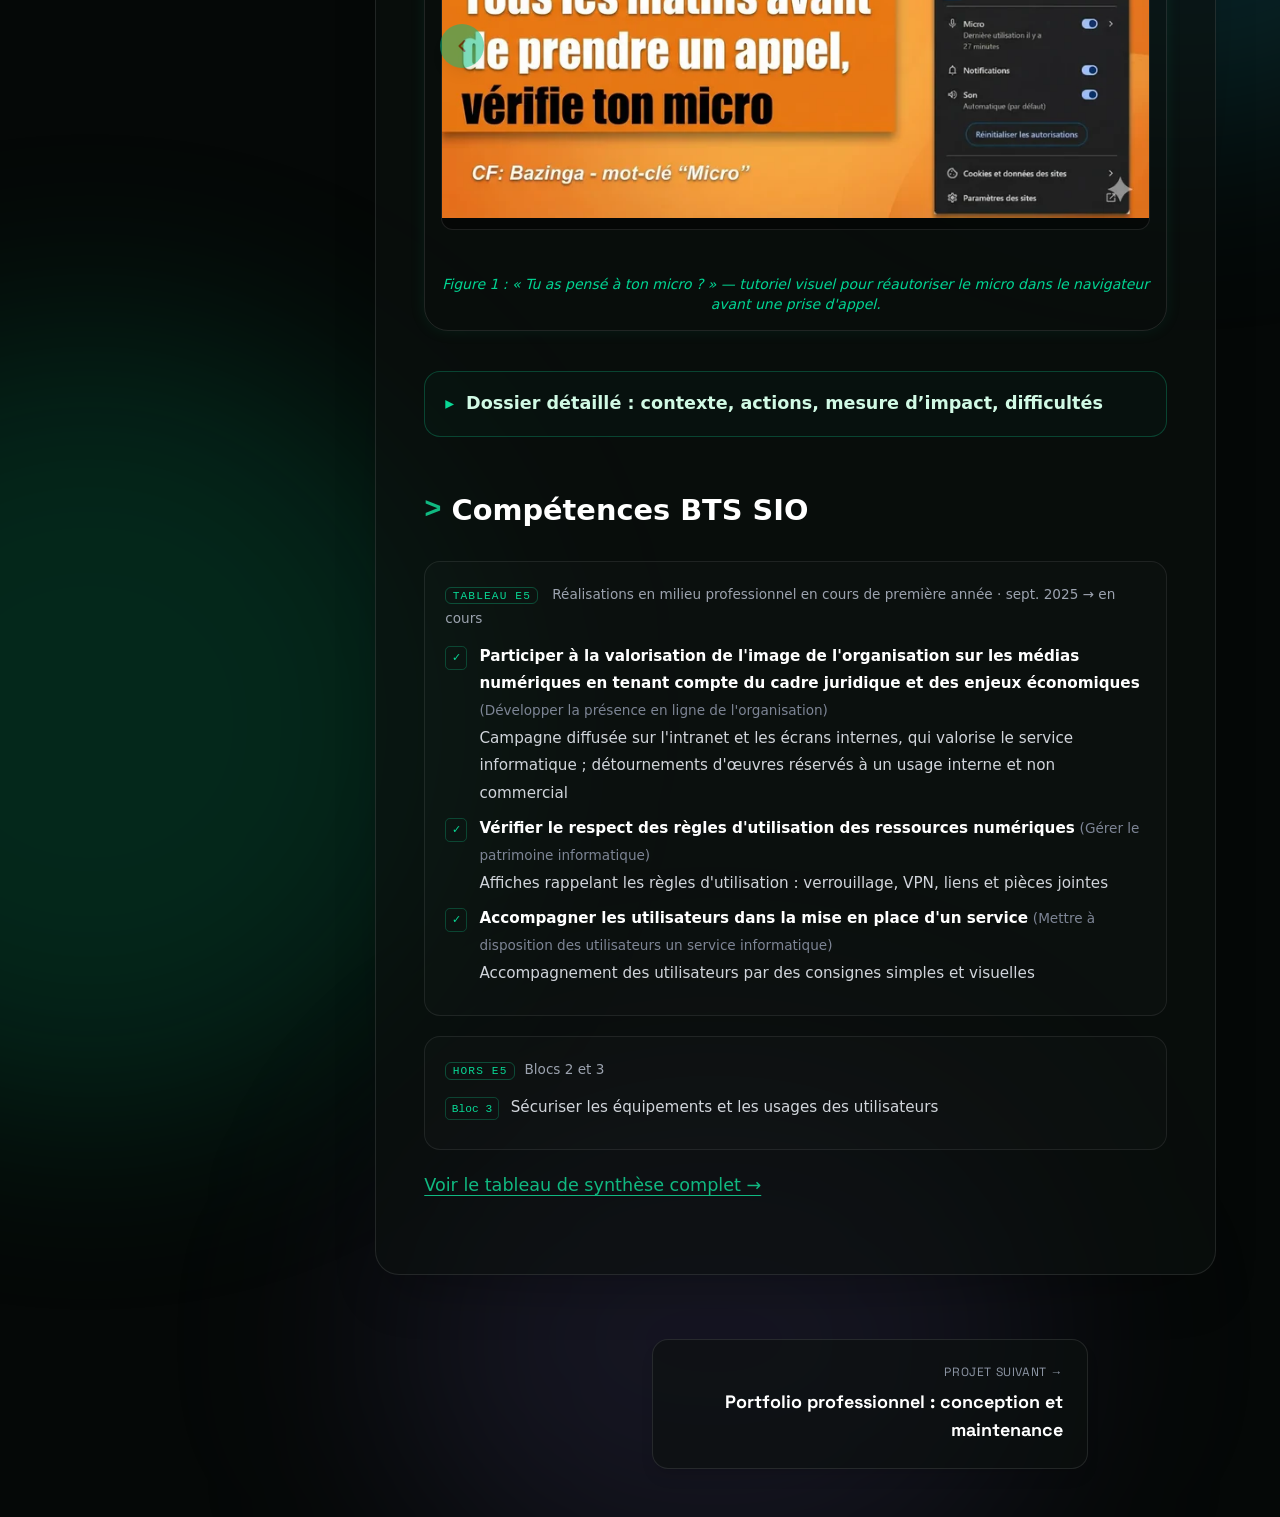
<file: projects/cyber-sensibilisation/index.html>
<!DOCTYPE html><html lang="fr" class="dark"> <head><meta charset="UTF-8"><meta name="viewport" content="width=device-width"><link rel="icon" type="image/png" href="/favicon.png"><meta name="generator" content="Astro v7.3.5"><meta name="description" content="Déploiement d'une stratégie de communication interne pour réduire les risques de phishing et optimiser le support utilisateur."><meta name="author" content="Johan Danais"><link rel="canonical" href="https://portfolio.aqualenis.fr/projects/cyber-sensibilisation/"><meta property="og:type" content="article"><meta property="og:site_name" content="Johan Danais — Portfolio"><meta property="og:locale" content="fr_FR"><meta property="og:url" content="https://portfolio.aqualenis.fr/projects/cyber-sensibilisation/"><meta property="og:title" content="Sensibilisation Cyber &amp; Hygiène Numérique"><meta property="og:description" content="Déploiement d'une stratégie de communication interne pour réduire les risques de phishing et optimiser le support utilisateur."><meta property="og:image" content="https://portfolio.aqualenis.fr/images/couvertures/cyber-sensibilisation.png"><meta property="og:image:width" content="1200"><meta property="og:image:height" content="630"><meta name="twitter:card" content="summary_large_image"><meta name="twitter:title" content="Sensibilisation Cyber &amp; Hygiène Numérique"><meta name="twitter:description" content="Déploiement d'une stratégie de communication interne pour réduire les risques de phishing et optimiser le support utilisateur."><meta name="twitter:image" content="https://portfolio.aqualenis.fr/images/couvertures/cyber-sensibilisation.png"><!-- Police hébergée avec le site (public/fonts) : aucune requête vers
             un service tiers, le site fonctionne hors connexion. --><link rel="preload" href="/fonts/space-grotesk-latin-wght-normal.woff2" as="font" type="font/woff2" crossorigin><title>Sensibilisation Cyber &amp; Hygiène Numérique</title><meta name="astro-view-transitions-enabled" content="true"> <meta name="astro-view-transitions-fallback" content="animate"><script type="module" src="/_astro/ClientRouter.astro_astro_type_script_index_0_lang.BsCrBuAq.js"></script><meta http-equiv="content-security-policy" content="default-src 'self';img-src 'self' data:;font-src 'self';connect-src 'self';object-src 'none';base-uri 'self';form-action 'none'; script-src 'self' 'sha256-BF0290pkb3jxQsE7z00xR8Imp8X34FLC88L0lkMnrGw=' 'sha256-QzWFZi+FLIx23tnm9SBU4aEgx4x8DsuASP07mfqol/c=' 'sha256-0chmwFk0zaA528yFfGV7J9ppIpdfTPPULncDF3WG7Zs=' 'sha256-eIXWvAmxkr251LJZkjniEK5LcPF3NkapbJepohwYRIc=' 'sha256-Q2BPg90ZMplYY+FSdApNErhpWafg2hcRRbndmvxuL/Q=' 'sha256-Ya0pUYrC7nM5Cn/056TyVuEiz6dFGrzmkWzgON0pF0U=' 'sha256-SHXg3YtOAVshUMT3f+eElYDgbV0kaujWj8DSaXSS4Vs='; style-src 'self' ; style-src-elem 'self' 'unsafe-inline'; style-src-attr 'unsafe-inline';"><link rel="stylesheet" href="/_astro/Layout.CaSwZXTl.css"><link rel="stylesheet" href="/_astro/_slug_.RT-Z97gE.css"><style>[data-astro-transition-scope="astro-fwkvbled-1"] { view-transition-name: visuel-cyber-sensibilisation; }@layer astro { ::view-transition-old(visuel-cyber-sensibilisation) { 
	animation-duration: 180ms;
	animation-timing-function: cubic-bezier(0.76, 0, 0.24, 1);
	animation-fill-mode: both;
	animation-name: astroFadeOut; }::view-transition-new(visuel-cyber-sensibilisation) { 
	animation-duration: 180ms;
	animation-timing-function: cubic-bezier(0.76, 0, 0.24, 1);
	animation-fill-mode: both;
	animation-name: astroFadeIn; }[data-astro-transition=back]::view-transition-old(visuel-cyber-sensibilisation) { 
	animation-duration: 180ms;
	animation-timing-function: cubic-bezier(0.76, 0, 0.24, 1);
	animation-fill-mode: both;
	animation-name: astroFadeOut; }[data-astro-transition=back]::view-transition-new(visuel-cyber-sensibilisation) { 
	animation-duration: 180ms;
	animation-timing-function: cubic-bezier(0.76, 0, 0.24, 1);
	animation-fill-mode: both;
	animation-name: astroFadeIn; } }[data-astro-transition-fallback="old"] [data-astro-transition-scope="astro-fwkvbled-1"],
			[data-astro-transition-fallback="old"][data-astro-transition-scope="astro-fwkvbled-1"] { 
	animation-duration: 180ms;
	animation-timing-function: cubic-bezier(0.76, 0, 0.24, 1);
	animation-fill-mode: both;
	animation-name: astroFadeOut; }[data-astro-transition-fallback="new"] [data-astro-transition-scope="astro-fwkvbled-1"],
			[data-astro-transition-fallback="new"][data-astro-transition-scope="astro-fwkvbled-1"] { 
	animation-duration: 180ms;
	animation-timing-function: cubic-bezier(0.76, 0, 0.24, 1);
	animation-fill-mode: both;
	animation-name: astroFadeIn; }[data-astro-transition=back][data-astro-transition-fallback="old"] [data-astro-transition-scope="astro-fwkvbled-1"],
			[data-astro-transition=back][data-astro-transition-fallback="old"][data-astro-transition-scope="astro-fwkvbled-1"] { 
	animation-duration: 180ms;
	animation-timing-function: cubic-bezier(0.76, 0, 0.24, 1);
	animation-fill-mode: both;
	animation-name: astroFadeOut; }[data-astro-transition=back][data-astro-transition-fallback="new"] [data-astro-transition-scope="astro-fwkvbled-1"],
			[data-astro-transition=back][data-astro-transition-fallback="new"][data-astro-transition-scope="astro-fwkvbled-1"] { 
	animation-duration: 180ms;
	animation-timing-function: cubic-bezier(0.76, 0, 0.24, 1);
	animation-fill-mode: both;
	animation-name: astroFadeIn; }</style><style>[data-astro-transition-scope="astro-5buac6qq-2"] { view-transition-name: titre-cyber-sensibilisation; }@layer astro { ::view-transition-old(titre-cyber-sensibilisation) { 
	animation-duration: 180ms;
	animation-timing-function: cubic-bezier(0.76, 0, 0.24, 1);
	animation-fill-mode: both;
	animation-name: astroFadeOut; }::view-transition-new(titre-cyber-sensibilisation) { 
	animation-duration: 180ms;
	animation-timing-function: cubic-bezier(0.76, 0, 0.24, 1);
	animation-fill-mode: both;
	animation-name: astroFadeIn; }[data-astro-transition=back]::view-transition-old(titre-cyber-sensibilisation) { 
	animation-duration: 180ms;
	animation-timing-function: cubic-bezier(0.76, 0, 0.24, 1);
	animation-fill-mode: both;
	animation-name: astroFadeOut; }[data-astro-transition=back]::view-transition-new(titre-cyber-sensibilisation) { 
	animation-duration: 180ms;
	animation-timing-function: cubic-bezier(0.76, 0, 0.24, 1);
	animation-fill-mode: both;
	animation-name: astroFadeIn; } }[data-astro-transition-fallback="old"] [data-astro-transition-scope="astro-5buac6qq-2"],
			[data-astro-transition-fallback="old"][data-astro-transition-scope="astro-5buac6qq-2"] { 
	animation-duration: 180ms;
	animation-timing-function: cubic-bezier(0.76, 0, 0.24, 1);
	animation-fill-mode: both;
	animation-name: astroFadeOut; }[data-astro-transition-fallback="new"] [data-astro-transition-scope="astro-5buac6qq-2"],
			[data-astro-transition-fallback="new"][data-astro-transition-scope="astro-5buac6qq-2"] { 
	animation-duration: 180ms;
	animation-timing-function: cubic-bezier(0.76, 0, 0.24, 1);
	animation-fill-mode: both;
	animation-name: astroFadeIn; }[data-astro-transition=back][data-astro-transition-fallback="old"] [data-astro-transition-scope="astro-5buac6qq-2"],
			[data-astro-transition=back][data-astro-transition-fallback="old"][data-astro-transition-scope="astro-5buac6qq-2"] { 
	animation-duration: 180ms;
	animation-timing-function: cubic-bezier(0.76, 0, 0.24, 1);
	animation-fill-mode: both;
	animation-name: astroFadeOut; }[data-astro-transition=back][data-astro-transition-fallback="new"] [data-astro-transition-scope="astro-5buac6qq-2"],
			[data-astro-transition=back][data-astro-transition-fallback="new"][data-astro-transition-scope="astro-5buac6qq-2"] { 
	animation-duration: 180ms;
	animation-timing-function: cubic-bezier(0.76, 0, 0.24, 1);
	animation-fill-mode: both;
	animation-name: astroFadeIn; }</style></head> <!-- Le fond animé (#fond-vivant) est calé sur le body : rien ne doit dépasser
	     sous le body, sinon le bas de page apparaît sans fond. flow-root y contient
	     les marges des enfants ; un élément « fixed » placé dans un bloc animé
	     (transform) dépasserait aussi : voir l'infobulle de l'accueil. --> <body class="relative flow-root bg-void text-white font-['Space_Grotesk'] antialiased min-h-screen selection:bg-emerald-500 selection:text-black overflow-x-hidden"> <div data-astro-transition-persist="fond" id="fond-vivant" aria-hidden="true"> <div class="fond-points"></div> <div class="fond-grain"></div> <div class="fond-halos"> <div class="halo halo-emeraude" style="--k:.35; top:-220px; left:calc(50% - 560px); width:1120px; height:640px"></div> <div class="halo halo-cyan" style="--k:.2; top:32%; right:-260px; width:720px; height:720px"></div> <div class="halo halo-emeraude halo-doux" style="--k:.28; top:62%; left:-300px; width:780px; height:780px"></div> <div class="halo halo-violet" style="--k:.15; top:86%; left:30%; width:660px; height:520px"></div> </div> <canvas id="reseau"></canvas> <div id="lueur-souris"></div> </div><script type="module" src="/_astro/FondVivant.astro_astro_type_script_index_0_lang.5u0arES_.js"></script>  <div class="fixed top-0 left-0 w-full h-1 z-50 bg-gray-800 print:hidden"> <div id="progress-bar" class="h-full bg-emerald-500 origin-left scale-x-0 transition-transform duration-100 ease-out"></div> </div> <header class="relative w-full h-[400px] overflow-hidden print:h-auto print:overflow-visible">  <div class="absolute inset-0 print:hidden"> <img data-astro-transition-scope="astro-fwkvbled-1" src="/images/couvertures/cyber-sensibilisation.webp" alt="" class="masque-entete w-full h-full object-cover opacity-40"> <div class="absolute inset-0 bg-linear-to-r from-void/70 to-transparent [mask-image:linear-gradient(to_bottom,black_30%,transparent)]"></div> </div> <div class="absolute bottom-0 left-0 w-full max-w-4xl mx-auto px-6 pb-12 z-10 print:static print:px-0 print:pb-4"> <nav aria-label="Fil d'Ariane" class="font-mono text-sm mb-6"> <ol class="flex flex-wrap items-center gap-x-0.5 text-muted"> <li class="flex items-center"> <span class="text-glow mr-2 select-none" aria-hidden="true">$ cd</span> <a href="/" class="text-emerald-400 hover:text-white transition rounded-sm focus-visible:outline-hidden focus-visible:ring-2 focus-visible:ring-emerald-500" aria-label="Accueil">~</a> </li> <li class="flex items-center"> <span class="px-0.5 text-white/30" aria-hidden="true">/</span> <a href="/#projects" class="text-emerald-400 hover:text-white transition rounded-sm focus-visible:outline-hidden focus-visible:ring-2 focus-visible:ring-emerald-500"> realisations </a> </li><li class="flex items-center"> <span class="px-0.5 text-white/30" aria-hidden="true">/</span> <span class="text-gray-200" aria-current="page">cyber-sensibilisation</span> </li> </ol> </nav> <div class="flex gap-2 mb-4"> <span class="px-3 py-1 text-xs font-bold text-emerald-300 bg-emerald-900/30 border border-emerald-500/20 rounded-full">
#Hygiène Numérique </span><span class="px-3 py-1 text-xs font-bold text-emerald-300 bg-emerald-900/30 border border-emerald-500/20 rounded-full">
#Cybersécurité </span><span class="px-3 py-1 text-xs font-bold text-emerald-300 bg-emerald-900/30 border border-emerald-500/20 rounded-full">
#Support Utilisateur </span><span class="px-3 py-1 text-xs font-bold text-emerald-300 bg-emerald-900/30 border border-emerald-500/20 rounded-full">
#Communication </span> </div> <h1 data-astro-transition-scope="astro-5buac6qq-2" class="text-4xl md:text-5xl font-bold text-white mb-2 leading-tight md:leading-none"> Sensibilisation Cyber &amp; Hygiène Numérique </h1> <p class="text-gray-400 flex flex-wrap items-center gap-x-4 gap-y-1 mt-4 font-mono text-sm"> <span><span class="text-emerald-400">⏱</span> sept. 2025 → en cours</span> <span class="text-gray-500">
lecture 2 min · dossier détaillé 2 min </span> </p> </div> </header> <main class="min-h-screen px-4 sm:px-6 py-12 relative"> <div class="absolute top-0 left-1/2 -translate-x-1/2 w-full max-w-2xl h-64 bg-emerald-500/5 blur-[120px] pointer-events-none z-0"></div> <div class="max-w-6xl mx-auto flex flex-col lg:flex-row gap-8 relative z-10 print:block"> <aside class="hidden lg:block lg:w-1/4 print:hidden"> <div class="sticky top-24 bg-[#0f0f0f]/80 backdrop-blur-md border border-white/10 p-6 rounded-3xl shadow-xl"> <h2 class="text-white font-bold mb-4 flex items-center gap-2 uppercase tracking-wider text-sm"> <svg xmlns="http://www.w3.org/2000/svg" width="18" height="18" viewBox="0 0 24 24" fill="none" stroke="currentColor" stroke-width="2" stroke-linecap="round" stroke-linejoin="round" class="text-emerald-500"><path d="M3 9h18v10a2 2 0 0 1-2 2H5a2 2 0 0 1-2-2V9Z"></path><path d="m3 9 2.45-4.9A2 2 0 0 1 7.24 3h9.52a2 2 0 0 1 1.8 1.1L21 9"></path><path d="M12 3v6"></path></svg>
Sommaire
</h2> <ul class="space-y-3 border-l border-white/10 pl-4"> <li> <a href="#lessentiel" class="block transition-colors hover:text-emerald-400 text-sm text-gray-300 font-medium"> L’essentiel </a> </li><li> <a href="#contexte-de-la-mission" class="block transition-colors hover:text-emerald-400 text-sm text-gray-300 font-medium"> Contexte de la mission </a> </li><li> <a href="#environnement-technologique" class="block transition-colors hover:text-emerald-400 text-sm text-gray-300 font-medium"> Environnement Technologique </a> </li><li> <a href="#actions-réalisées" class="block transition-colors hover:text-emerald-400 text-sm text-gray-300 font-medium"> Actions réalisées </a> </li><li> <a href="#analyse-dimpact-kpi" class="block transition-colors hover:text-emerald-400 text-sm text-gray-300 font-medium"> Analyse d’impact (KPI) </a> </li><li> <a href="#difficultés-rencontrées--solutions" class="block transition-colors hover:text-emerald-400 text-sm text-gray-300 font-medium"> Difficultés rencontrées &amp; Solutions </a> </li><li> <a href="#competences-bts-sio" class="block transition-colors hover:text-emerald-400 text-sm text-gray-300 font-medium"> Compétences BTS SIO </a> </li> </ul> </div> </aside> <article class="w-full lg:w-3/4 print:w-full prose-content relative card p-5 sm:p-8 md:p-12 surface border border-white/10 rounded-3xl shadow-2xl"> <div class="en-bref">
<p><span>Contexte</span>Des emails de phishing passaient les filtres et le support recevait beaucoup de tickets évitables (VPN, micro, sessions non verrouillées).</p>
<p><span>Mon rôle</span>Conception et diffusion d’une campagne d’affiches hebdomadaire, des messages jusqu’aux visuels.</p>
<p><span>Résultat</span>Une communication décalée qui installe les bons réflexes sans culpabiliser, et qui vise à désengorger le support de niveau 1.</p>
</div>
<h2 id="lessentiel">L’essentiel</h2>
<ul>
<li><strong>Le problème :</strong> des e-mails de phishing passaient les filtres, et le support recevait beaucoup de tickets évitables (VPN oublié, micro coupé, session non verrouillée).</li>
<li><strong>La réponse :</strong> une campagne d’affiches renouvelée chaque semaine, diffusée sur l’intranet et les écrans internes.</li>
<li><strong>Le parti pris :</strong> détourner des films connus de tous pour capter l’attention, sans culpabiliser ni jargonner.</li>
<li><strong>Les thèmes :</strong> VPN, verrouillage de session, micro avant les appels, hameçonnage, mises à jour, extinction du poste.</li>
<li><strong>La mesure :</strong> les retours du terrain et la baisse des tickets sur les thèmes traités.</li>
</ul>
<h3 id="visuels-de-la-campagne">Visuels de la campagne</h3>
<div class="relative group mt-8" id="carousel-container">
<div class="overflow-hidden rounded-3xl border border-white/10 shadow-[0_0_15px_rgba(16,185,129,0.1)]">
<div class="flex transition-transform duration-500 ease-out" id="carousel-track">
<div class="flex-none w-full flex flex-col items-center gap-3 p-4">
<img
src="/images/Campagne-bon_reflexe-1500.webp"
srcset="/images/Campagne-bon_reflexe-800.webp 800w, /images/Campagne-bon_reflexe-1500.webp 1500w"
sizes="(min-width: 1024px) 768px, 100vw"
loading="eager" decoding="async"
alt="Affiche « Tu as pensé à ton micro ? »" class="w-full h-[220px] md:h-[420px] object-contain bg-black/40 rounded-xl" />
<span class="text-sm text-emerald-400 text-center italic">Figure 1 : « Tu as pensé à ton micro ? » — tutoriel visuel pour réautoriser le micro dans le navigateur avant une prise d'appel.</span>
</div>
<div class="flex-none w-full flex flex-col items-center gap-3 p-4">
<img
src="/images/Campagne-bonnes-pratiques-1500.webp"
srcset="/images/Campagne-bonnes-pratiques-800.webp 800w, /images/Campagne-bonnes-pratiques-1500.webp 1500w"
sizes="(min-width: 1024px) 768px, 100vw"
loading="lazy" decoding="async"
alt="Affiche Cyber Sécurité Park" class="w-full h-[220px] md:h-[420px] object-contain bg-black/40 rounded-xl" />
<span class="text-sm text-emerald-400 text-center italic">Figure 2 : « Cyber Sécurité Park » (Jurassic Park) — les trois réflexes de base : mots de passe complexes + A2F, inspection des URL, mises à jour.</span>
</div>
<div class="flex-none w-full flex flex-col items-center gap-3 p-4">
<img
src="/images/Campagne-phishing-Star_wars-1500.webp"
srcset="/images/Campagne-phishing-Star_wars-800.webp 800w, /images/Campagne-phishing-Star_wars-1500.webp 1500w"
sizes="(min-width: 1024px) 768px, 100vw"
loading="lazy" decoding="async"
alt="Affiche The Phantom Link" class="w-full h-[220px] md:h-[420px] object-contain bg-black/40 rounded-xl" />
<span class="text-sm text-emerald-400 text-center italic">Figure 3 : « The Phantom Link » (Star Wars) — la fausse « mise à jour de sécurité » urgente, appât classique de l'ingénierie sociale.</span>
</div>
<div class="flex-none w-full flex flex-col items-center gap-3 p-4">
<img
src="/images/Campagne-URL_inconnu-1500.webp"
srcset="/images/Campagne-URL_inconnu-800.webp 800w, /images/Campagne-URL_inconnu-1500.webp 1500w"
sizes="(min-width: 1024px) 768px, 100vw"
loading="lazy" decoding="async"
alt="Affiche Ne cliquez pas sur l'inconnu" class="w-full h-[220px] md:h-[420px] object-contain bg-black/40 rounded-xl" />
<span class="text-sm text-emerald-400 text-center italic">Figure 4 : « Ne cliquez pas sur l'inconnu » (Stargate) — un lien inconnu est un portail qui peut mener n'importe où.</span>
</div>
<div class="flex-none w-full flex flex-col items-center gap-3 p-4">
<img
src="/images/Campagne-noel-phishing-1500.webp"
srcset="/images/Campagne-noel-phishing-800.webp 800w, /images/Campagne-noel-phishing-1500.webp 1500w"
sizes="(min-width: 1024px) 768px, 100vw"
loading="lazy" decoding="async"
alt="Affiche L'hameçonnage avant Noël" class="w-full h-[220px] md:h-[420px] object-contain bg-black/40 rounded-xl" />
<span class="text-sm text-emerald-400 text-center italic">Figure 5 : « L'hameçonnage avant Noël » (L'Étrange Noël de M. Jack) — vigilance renforcée pendant la période à risque des fêtes.</span>
</div>
<div class="flex-none w-full flex flex-col items-center gap-3 p-4">
<img
src="/images/campagne-noel-PC-1500.webp"
srcset="/images/campagne-noel-PC-800.webp 800w, /images/campagne-noel-PC-1500.webp 1500w"
sizes="(min-width: 1024px) 768px, 100vw"
loading="lazy" decoding="async"
alt="Affiche Le Grinch" class="w-full h-[220px] md:h-[420px] object-contain bg-black/40 rounded-xl" />
<span class="text-sm text-emerald-400 text-center italic">Figure 6 : « Le Grinch » — teasing façon affiche de cinéma, diffusé avant les congés pour rappeler de ne pas laisser les postes sans protection.</span>
</div>
<div class="flex-none w-full flex flex-col items-center gap-3 p-4">
<img
src="/images/Campagne-mise_en_veille-1500.webp"
srcset="/images/Campagne-mise_en_veille-800.webp 800w, /images/Campagne-mise_en_veille-1500.webp 1500w"
sizes="(min-width: 1024px) 768px, 100vw"
loading="lazy" decoding="async"
alt="Affiche Les Temps Modernes" class="w-full h-[220px] md:h-[420px] object-contain bg-black/40 rounded-xl" />
<span class="text-sm text-emerald-400 text-center italic">Figure 7 : « Les Temps Modernes » (Chaplin) — une machine jamais éteinte accumule poussière et failles ; le remède du soir reste le redémarrage.</span>
</div>
<div class="flex-none w-full flex flex-col items-center gap-3 p-4">
<img
src="/images/Campagne-mise_en_veille_2-1500.webp"
srcset="/images/Campagne-mise_en_veille_2-800.webp 800w, /images/Campagne-mise_en_veille_2-1500.webp 1500w"
sizes="(min-width: 1024px) 768px, 100vw"
loading="lazy" decoding="async"
alt="Affiche Les Gremlins du système" class="w-full h-[220px] md:h-[420px] object-contain bg-black/40 rounded-xl" />
<span class="text-sm text-emerald-400 text-center italic">Figure 8 : « Les Gremlins du système » — déclinaison de la règle « jamais après minuit » appliquée au poste de travail.</span>
</div>
<div class="flex-none w-full flex flex-col items-center gap-3 p-4">
<img
src="/images/Campagne-mise_en_veille_3-1500.webp"
srcset="/images/Campagne-mise_en_veille_3-800.webp 800w, /images/Campagne-mise_en_veille_3-1500.webp 1500w"
sizes="(min-width: 1024px) 768px, 100vw"
loading="lazy" decoding="async"
alt="Affiche La Matrice des mises à jour" class="w-full h-[220px] md:h-[420px] object-contain bg-black/40 rounded-xl" />
<span class="text-sm text-emerald-400 text-center italic">Figure 9 : « La Matrice des mises à jour » (Matrix) — la veille prolongée empêche les correctifs critiques de s'appliquer.</span>
</div>
<div class="flex-none w-full flex flex-col items-center gap-3 p-4">
<img
src="/images/Campagne-Octopus-1500.webp"
srcset="/images/Campagne-Octopus-800.webp 800w, /images/Campagne-Octopus-1500.webp 1500w"
sizes="(min-width: 1024px) 768px, 100vw"
loading="lazy" decoding="async"
alt="Affiche Notre Octopus a besoin de vos étoiles" class="w-full h-[220px] md:h-[420px] object-contain bg-black/40 rounded-xl" />
<span class="text-sm text-emerald-400 text-center italic">Figure 10 : « Notre Octopus a besoin de vos étoiles » — incitation à noter les interventions dans l'outil de ticketing, pour alimenter nos indicateurs de satisfaction.</span>
</div>
</div>
</div>
<button id="prev-btn" class="absolute top-1/2 left-4 -translate-y-1/2 p-3 rounded-full bg-emerald-500 hover:bg-emerald-400 text-black transition opacity-0 group-hover:opacity-100 shadow-lg z-10 disabled:opacity-50 disabled:pointer-events-none" aria-label="Image précédente">
<svg xmlns="http://www.w3.org/2000/svg" width="20" height="20" viewBox="0 0 24 24" fill="none" stroke="currentColor" stroke-width="2.5" stroke-linecap="round" stroke-linejoin="round"><path d="m15 18-6-6 6-6"/></svg>
</button>
<button id="next-btn" class="absolute top-1/2 right-4 -translate-y-1/2 p-3 rounded-full bg-emerald-500 hover:bg-emerald-400 text-black transition opacity-0 group-hover:opacity-100 shadow-lg z-10 disabled:opacity-50 disabled:pointer-events-none" aria-label="Image suivante">
<svg xmlns="http://www.w3.org/2000/svg" width="20" height="20" viewBox="0 0 24 24" fill="none" stroke="currentColor" stroke-width="2.5" stroke-linecap="round" stroke-linejoin="round"><path d="m9 18 6-6-6-6"/></svg>
</button>
</div>
<details class="dossier">
<summary>Dossier détaillé : contexte, actions, mesure d’impact, difficultés</summary>
<h2 id="contexte-de-la-mission">Contexte de la mission</h2>
<p>Lors de ma première année d’alternance, le service informatique faisait face à deux défis majeurs :</p>
<ol>
<li><strong>Un risque sécuritaire :</strong> Une recrudescence d’emails frauduleux (phishing) contournant nos filtres techniques.</li>
<li><strong>Une surcharge du support (Helpdesk) :</strong> Un volume important de tickets d’assistance liés à de simples oublis (VPN non activé en télétravail, micro coupé, sessions non verrouillées).</li>
</ol>
<p><strong>Objectif principal :</strong> Créer une “culture de la sécurité” et instaurer une bonne “hygiène numérique” pour transformer les collaborateurs en acteurs de leur outil informatique, tout en désengorgeant le support de niveau 1.</p>
<h2 id="environnement-technologique">Environnement Technologique</h2>
<ul>
<li><strong>Création graphique :</strong> pipeline de trois Gems Gemini et Nano Banana 2 (voir la réalisation dédiée)</li>
<li><strong>Outils de diffusion :</strong> Écrans de supervision, intranet et espaces de pause</li>
<li><strong>Analyse :</strong> Outil de ticketing (Octopus) pour mesurer l’impact sur le volume de tickets</li>
</ul>
<h2 id="actions-réalisées">Actions réalisées</h2>
<h3 id="1-campagne-les-bons-réflexes-du-quotidien">1. Campagne “Les bons réflexes du quotidien”</h3>
<p>J’ai conçu une série d’affiches diffusées sur l’intranet et dans les espaces de pause. L’objectif était de régler les problèmes récurrents avant même qu’ils ne génèrent un appel au support.</p>
<p>Les thématiques abordées incluaient :</p>
<ul>
<li>L’activation systématique du <strong>VPN</strong> en situation de mobilité.</li>
<li>Le verrouillage de l’écran (<strong>Windows + L</strong>) en quittant son poste.</li>
<li>La vérification des périphériques audio (Micro/Casque) avant les visioconférences.</li>
</ul>
<h3 id="2-prévention-contre-lingénierie-sociale-phishing">2. Prévention contre l’Ingénierie Sociale (Phishing)</h3>
<p>En parallèle des bonnes pratiques, j’ai déployé des visuels d’alerte ciblés sur la sécurité, notamment lors des périodes à risque. Le message clé : “Vérifiez toujours l’adresse réelle de l’expéditeur”.</p>
<h3 id="3-un-parti-pris-créatif--le-détournement-pop-culture">3. Un parti pris créatif : le détournement pop-culture</h3>
<p>Plutôt qu’une communication institutionnelle, chaque affiche détourne une référence de cinéma connue de tous. Le visuel accroche le regard, la référence fait sourire, et le message de sécurité passe sans culpabiliser l’utilisateur.</p>
<p>Ces visuels sont produits avec une chaîne de trois assistants IA que j’ai conçue spécialement pour cette campagne : voir la réalisation <a href="/projects/pipeline-affiches-ia">Pipeline IA de production d’affiches</a>.</p>
<h2 id="analyse-dimpact-kpi">Analyse d’impact (KPI)</h2>
<p>Pour mesurer l’efficacité de la campagne, tout commence déjà par les conversations avec les principaux concernés et des retours que mes responsables peuvent obtenir.
Ensuite on peut observer une baisse des tickets liés à certains problèmes techniques grâce à certaines communications prévues à l’avance.</p>
<h2 id="difficultés-rencontrées--solutions">Difficultés rencontrées &amp; Solutions</h2>
<ul>
<li><strong>La “fatigue” visuelle :</strong> Les collaborateurs finissent par ne plus voir les affiches si elles sont trop institutionnelles et si on les laisse trop longtemps, il faut donc les changer toutes les semaines.</li>
<li><strong>Ma solution :</strong> J’ai adopté un ton décalé et utilisé des références de la culture pop pour capter l’attention sans avoir un discours culpabilisant ou trop technique.</li>
</ul>
</details>
 <section class="competences-article"> <h2 id="competences-bts-sio">Compétences BTS SIO</h2> <div class="ligne-e5"> <p class="ligne-e5-titre"> <span>Tableau E5</span> Réalisations en milieu professionnel en cours de première année · sept. 2025 → en cours </p> <ul> <li> <span class="ligne-e5-id" aria-hidden="true">✓</span> <span> <strong>Participer à la valorisation de l&#39;image de l&#39;organisation sur les médias numériques en tenant compte du cadre juridique et des enjeux économiques</strong> <span class="ligne-e5-comp"> (Développer la présence en ligne de l&#39;organisation)</span> <br> Campagne diffusée sur l&#39;intranet et les écrans internes, qui valorise le service informatique ; détournements d&#39;œuvres réservés à un usage interne et non commercial </span> </li><li> <span class="ligne-e5-id" aria-hidden="true">✓</span> <span> <strong>Vérifier le respect des règles d&#39;utilisation des ressources numériques</strong> <span class="ligne-e5-comp"> (Gérer le patrimoine informatique)</span> <br> Affiches rappelant les règles d&#39;utilisation : verrouillage, VPN, liens et pièces jointes </span> </li><li> <span class="ligne-e5-id" aria-hidden="true">✓</span> <span> <strong>Accompagner les utilisateurs dans la mise en place d&#39;un service</strong> <span class="ligne-e5-comp"> (Mettre à disposition des utilisateurs un service informatique)</span> <br> Accompagnement des utilisateurs par des consignes simples et visuelles </span> </li> </ul> </div> <div class="ligne-e5"> <p class="ligne-e5-titre"><span>Hors E5</span>Blocs 2 et 3</p> <ul> <li> <span class="ligne-e5-id">Bloc 3</span> <span>Sécuriser les équipements et les usages des utilisateurs</span> </li> </ul> </div> <p><a href="/competences">Voir le tableau de synthèse complet →</a></p> </section> </article> </div> <div class="max-w-4xl mx-auto mt-16 grid grid-cols-1 md:grid-cols-2 gap-6 relative z-10 print:hidden"> <div></div> <a href="/projects/portfolio" class="group card p-6 surface border border-white/10 rounded-2xl shadow-lg transition-colors flex flex-col items-end text-right cursor-pointer"> <span class="text-xs text-muted uppercase tracking-wider mb-2 group-hover:text-emerald-400 transition-colors">
Projet Suivant →
</span> <span class="text-white font-bold text-lg line-clamp-2 group-hover:text-emerald-300 transition-colors"> Portfolio professionnel : conception et maintenance </span> </a> </div> </main>   <nav class="fixed bottom-6 left-1/2 -translate-x-1/2 z-50 print:hidden" aria-label="Navigation principale"> <div class="flex items-center gap-1 sm:gap-2 px-1.5 sm:px-2 py-1.5 sm:py-2 rounded-full bg-[#13151a]/85 backdrop-blur-md border border-[#2d3039] shadow-2xl">  <button type="button" data-ouvrir-palette aria-label="Ouvrir la palette de commandes (Ctrl+K)" title="Palette de commandes — Ctrl+K" class="group/pal relative flex h-10 w-10 shrink-0 items-center justify-center rounded-full text-emerald-400 hover:bg-emerald-500/10 transition focus-visible:outline-hidden focus-visible:ring-2 focus-visible:ring-emerald-500"> <span class="absolute inset-1.5 rounded-full bg-emerald-500/10 animate-pulse" aria-hidden="true"></span> <svg xmlns="http://www.w3.org/2000/svg" width="18" height="18" viewBox="0 0 24 24" fill="none" stroke="currentColor" stroke-width="2.4" stroke-linecap="round" stroke-linejoin="round" class="relative" aria-hidden="true"><polyline points="4 17 10 11 4 5"></polyline><line x1="12" y1="19" x2="20" y2="19"></line></svg> <span class="absolute -top-10 left-1/2 -translate-x-1/2 px-2 py-1 bg-[#13151a] border border-[#2d3039] rounded-sm text-[10px] text-white opacity-0 group-hover/pal:opacity-100 group-focus-visible/pal:opacity-100 transition-opacity pointer-events-none whitespace-nowrap shadow-xl">
Palette · Ctrl K
</span> </button> <div class="flex items-center gap-1"> <div class="h-4 w-px bg-white/10 mx-1"></div> <a href="/" class="relative flex items-center justify-center h-10 rounded-full transition-colors duration-200 shrink-0 group/icon focus-visible:outline-hidden focus-visible:ring-2 focus-visible:ring-emerald-500 focus-visible:text-white w-10 text-gray-400 hover:text-white hover:bg-white/10" aria-label="Home" target="_self"> <svg xmlns="http://www.w3.org/2000/svg" width="20" height="20" viewBox="0 0 24 24" fill="none" stroke="currentColor" stroke-width="2" stroke-linecap="round" stroke-linejoin="round" class="transition-transform duration-200 group-hover/icon:scale-110"> <path d="M3 9l9-7 9 7v11a2 2 0 0 1-2 2H5a2 2 0 0 1-2-2z M9 22V12h6v10"></path> </svg>   <span class="absolute -top-10 left-1/2 -translate-x-1/2 px-2 py-1 bg-[#13151a] border border-[#2d3039] rounded-sm text-[10px] text-white opacity-0 group-hover/icon:opacity-100 group-focus-visible/icon:opacity-100 transition-opacity pointer-events-none whitespace-nowrap shadow-xl"> Home </span> </a><a href="/#projects" class="relative flex items-center justify-center h-10 rounded-full transition-colors duration-200 shrink-0 group/icon focus-visible:outline-hidden focus-visible:ring-2 focus-visible:ring-emerald-500 focus-visible:text-white w-10 text-emerald-400 bg-emerald-500/10" aria-label="Projets" aria-current="page" target="_self"> <svg xmlns="http://www.w3.org/2000/svg" width="20" height="20" viewBox="0 0 24 24" fill="none" stroke="currentColor" stroke-width="2" stroke-linecap="round" stroke-linejoin="round" class="transition-transform duration-200 group-hover/icon:scale-110"> <path d="M3 3h7v7H3z M14 3h7v7h-7z M3 14h7v7H3z M14 14h7v7h-7z"></path> </svg>  <span class="absolute -bottom-0.5 left-1/2 -translate-x-1/2 h-1 w-1 rounded-full bg-emerald-400" aria-hidden="true"></span> <span class="absolute -top-10 left-1/2 -translate-x-1/2 px-2 py-1 bg-[#13151a] border border-[#2d3039] rounded-sm text-[10px] text-white opacity-0 group-hover/icon:opacity-100 group-focus-visible/icon:opacity-100 transition-opacity pointer-events-none whitespace-nowrap shadow-xl"> Projets </span> </a><a href="/competences" class="relative flex items-center justify-center h-10 rounded-full transition-colors duration-200 shrink-0 group/icon focus-visible:outline-hidden focus-visible:ring-2 focus-visible:ring-emerald-500 focus-visible:text-white w-10 text-gray-400 hover:text-white hover:bg-white/10" aria-label="Compétences" target="_self"> <svg xmlns="http://www.w3.org/2000/svg" width="20" height="20" viewBox="0 0 24 24" fill="none" stroke="currentColor" stroke-width="2" stroke-linecap="round" stroke-linejoin="round" class="transition-transform duration-200 group-hover/icon:scale-110"> <path d="M22 10v6M2 10l10-5 10 5-10 5z M6 12v5c3 3 9 3 12 0v-5"></path> </svg>   <span class="absolute -top-10 left-1/2 -translate-x-1/2 px-2 py-1 bg-[#13151a] border border-[#2d3039] rounded-sm text-[10px] text-white opacity-0 group-hover/icon:opacity-100 group-focus-visible/icon:opacity-100 transition-opacity pointer-events-none whitespace-nowrap shadow-xl"> Compétences </span> </a><a href="/veille" class="relative flex items-center justify-center h-10 rounded-full transition-colors duration-200 shrink-0 group/icon focus-visible:outline-hidden focus-visible:ring-2 focus-visible:ring-emerald-500 focus-visible:text-white w-10 text-gray-400 hover:text-white hover:bg-white/10" aria-label="Veille" target="_self"> <svg xmlns="http://www.w3.org/2000/svg" width="20" height="20" viewBox="0 0 24 24" fill="none" stroke="currentColor" stroke-width="2" stroke-linecap="round" stroke-linejoin="round" class="transition-transform duration-200 group-hover/icon:scale-110"> <path d="M4 11a9 9 0 0 1 9 9 M4 4a16 16 0 0 1 16 16 M5 20a1 1 0 1 0 0-2 1 1 0 0 0 0 2"></path> </svg>   <span class="absolute -top-10 left-1/2 -translate-x-1/2 px-2 py-1 bg-[#13151a] border border-[#2d3039] rounded-sm text-[10px] text-white opacity-0 group-hover/icon:opacity-100 group-focus-visible/icon:opacity-100 transition-opacity pointer-events-none whitespace-nowrap shadow-xl"> Veille </span> </a><a href="/mon_cv.pdf" class="relative flex items-center justify-center h-10 rounded-full transition-colors duration-200 shrink-0 group/icon focus-visible:outline-hidden focus-visible:ring-2 focus-visible:ring-emerald-500 focus-visible:text-white gap-1.5 px-3 border border-emerald-500/30 text-gray-400 hover:text-white hover:bg-white/10" aria-label="CV" target="_blank" rel="noopener"> <svg xmlns="http://www.w3.org/2000/svg" width="20" height="20" viewBox="0 0 24 24" fill="none" stroke="currentColor" stroke-width="2" stroke-linecap="round" stroke-linejoin="round" class="transition-transform duration-200 group-hover/icon:scale-110"> <path d="M14 2H6a2 2 0 0 0-2 2v16a2 2 0 0 0 2 2h12a2 2 0 0 0 2-2V8z M14 2v6h6 M16 13H8 M16 17H8 M10 9H8"></path> </svg> <span class="text-xs font-bold text-emerald-300" aria-hidden="true">CV</span>  <span class="absolute -top-10 left-1/2 -translate-x-1/2 px-2 py-1 bg-[#13151a] border border-[#2d3039] rounded-sm text-[10px] text-white opacity-0 group-hover/icon:opacity-100 group-focus-visible/icon:opacity-100 transition-opacity pointer-events-none whitespace-nowrap shadow-xl"> CV </span> </a><a href="mailto:johan.danais@gmail.com" class="relative flex items-center justify-center h-10 rounded-full transition-colors duration-200 shrink-0 group/icon focus-visible:outline-hidden focus-visible:ring-2 focus-visible:ring-emerald-500 focus-visible:text-white w-10 text-gray-400 hover:text-white hover:bg-white/10" aria-label="Mail" target="_self"> <svg xmlns="http://www.w3.org/2000/svg" width="20" height="20" viewBox="0 0 24 24" fill="none" stroke="currentColor" stroke-width="2" stroke-linecap="round" stroke-linejoin="round" class="transition-transform duration-200 group-hover/icon:scale-110"> <path d="M4 4h16c1.1 0 2 .9 2 2v12c0 1.1-.9 2-2 2H4c-1.1 0-2-.9-2-2V6c0-1.1.9-2 2-2z M22 6l-10 7L2 6"></path> </svg>   <span class="absolute -top-10 left-1/2 -translate-x-1/2 px-2 py-1 bg-[#13151a] border border-[#2d3039] rounded-sm text-[10px] text-white opacity-0 group-hover/icon:opacity-100 group-focus-visible/icon:opacity-100 transition-opacity pointer-events-none whitespace-nowrap shadow-xl"> Mail </span> </a> </div> </div> </nav> <dialog data-astro-transition-persist="palette" id="palette" aria-label="Palette de commandes" class="palette m-auto mt-[12vh] w-[min(640px,calc(100vw-2rem))] p-0 rounded-2xl border border-emerald-500/30 text-white shadow-[0_0_60px_rgba(16,185,129,0.15)] backdrop:bg-black/60 backdrop:backdrop-blur-sm"> <div class="flex items-center gap-2 px-4 py-2.5 border-b border-white/5 bg-white/[0.02]"> <span class="h-2.5 w-2.5 rounded-full bg-[#ff5f57]"></span> <span class="h-2.5 w-2.5 rounded-full bg-[#febc2e]"></span> <span class="h-2.5 w-2.5 rounded-full bg-[#28c840]"></span> <span class="ml-3 text-[11px] font-mono text-muted">johan@lybernet: ~ — palette</span> <kbd class="ml-auto text-[10px] font-mono text-muted border border-white/10 rounded px-1.5 py-0.5">Échap</kbd> </div> <label class="flex items-center gap-3 px-5 py-4 border-b border-white/5 font-mono"> <span class="text-glow select-none" aria-hidden="true">$</span> <input id="palette-saisie" type="text" autocomplete="off" spellcheck="false" placeholder="Aller à une page ou chercher un mot (veille, GPO, Proxmox…)" class="w-full bg-transparent outline-hidden text-base placeholder:text-muted" role="combobox" aria-expanded="true" aria-controls="palette-liste" aria-autocomplete="list"> </label> <ul id="palette-liste" role="listbox" class="max-h-[50vh] overflow-y-auto p-2"> <li role="option" aria-selected="false" class="palette-entree flex items-center justify-between gap-4 px-3 py-2.5 rounded-lg cursor-pointer" data-groupe="Navigation" data-href="/" data-recherche="Accueil cd ~ home accueil"> <span class="flex flex-col min-w-0"> <span class="text-sm text-gray-100 truncate">Accueil</span> <span class="text-[11px] font-mono text-muted truncate">cd ~</span> </span> <span class="text-[10px] font-mono uppercase tracking-wider text-muted shrink-0">Navigation</span> </li><li role="option" aria-selected="false" class="palette-entree flex items-center justify-between gap-4 px-3 py-2.5 rounded-lg cursor-pointer" data-groupe="Navigation" data-href="/#projects" data-recherche="Réalisations professionnelles cd ~/realisations projets missions"> <span class="flex flex-col min-w-0"> <span class="text-sm text-gray-100 truncate">Réalisations professionnelles</span> <span class="text-[11px] font-mono text-muted truncate">cd ~/realisations</span> </span> <span class="text-[10px] font-mono uppercase tracking-wider text-muted shrink-0">Navigation</span> </li><li role="option" aria-selected="false" class="palette-entree flex items-center justify-between gap-4 px-3 py-2.5 rounded-lg cursor-pointer" data-groupe="Navigation" data-href="/competences" data-recherche="Compétences — référentiel BTS SIO cd ~/competences bts sio blocs e4 e5 referentiel"> <span class="flex flex-col min-w-0"> <span class="text-sm text-gray-100 truncate">Compétences — référentiel BTS SIO</span> <span class="text-[11px] font-mono text-muted truncate">cd ~/competences</span> </span> <span class="text-[10px] font-mono uppercase tracking-wider text-muted shrink-0">Navigation</span> </li><li role="option" aria-selected="false" class="palette-entree flex items-center justify-between gap-4 px-3 py-2.5 rounded-lg cursor-pointer" data-groupe="Navigation" data-href="/veille" data-recherche="Veille technologique cd ~/veille cert-fr anssi securite"> <span class="flex flex-col min-w-0"> <span class="text-sm text-gray-100 truncate">Veille technologique</span> <span class="text-[11px] font-mono text-muted truncate">cd ~/veille</span> </span> <span class="text-[10px] font-mono uppercase tracking-wider text-muted shrink-0">Navigation</span> </li><li role="option" aria-selected="false" class="palette-entree flex items-center justify-between gap-4 px-3 py-2.5 rounded-lg cursor-pointer" data-groupe="Réalisations" data-href="/projects/veille-freshrss" data-recherche="Veille auto-hébergée : FreshRSS et ma page de lecture cat veille-freshrss.md Homelab Docker Veille Supervision"> <span class="flex flex-col min-w-0"> <span class="text-sm text-gray-100 truncate">Veille auto-hébergée : FreshRSS et ma page de lecture</span> <span class="text-[11px] font-mono text-muted truncate">cat veille-freshrss.md</span> </span> <span class="text-[10px] font-mono uppercase tracking-wider text-muted shrink-0">Réalisations</span> </li><li role="option" aria-selected="false" class="palette-entree flex items-center justify-between gap-4 px-3 py-2.5 rounded-lg cursor-pointer" data-groupe="Réalisations" data-href="/projects/support-exploitation" data-recherche="Support N1/N2 et exploitation du parc informatique cat support-exploitation.md Exploitation Support utilisateur Active Directory Windows 11"> <span class="flex flex-col min-w-0"> <span class="text-sm text-gray-100 truncate">Support N1/N2 et exploitation du parc informatique</span> <span class="text-[11px] font-mono text-muted truncate">cat support-exploitation.md</span> </span> <span class="text-[10px] font-mono uppercase tracking-wider text-muted shrink-0">Réalisations</span> </li><li role="option" aria-selected="false" class="palette-entree flex items-center justify-between gap-4 px-3 py-2.5 rounded-lg cursor-pointer" data-groupe="Réalisations" data-href="/projects/pipeline-affiches-ia" data-recherche="Pipeline IA de production d'affiches cat pipeline-affiches-ia.md IA générative Gemini Automatisation Gestion de projet"> <span class="flex flex-col min-w-0"> <span class="text-sm text-gray-100 truncate">Pipeline IA de production d&#39;affiches</span> <span class="text-[11px] font-mono text-muted truncate">cat pipeline-affiches-ia.md</span> </span> <span class="text-[10px] font-mono uppercase tracking-wider text-muted shrink-0">Réalisations</span> </li><li role="option" aria-selected="false" class="palette-entree flex items-center justify-between gap-4 px-3 py-2.5 rounded-lg cursor-pointer" data-groupe="Réalisations" data-href="/projects/hub-academy" data-recherche="Hub Academy : prototype de formation gamifiée cat hub-academy.md Développement web Google Apps Script Google Sheets Gestion des droits"> <span class="flex flex-col min-w-0"> <span class="text-sm text-gray-100 truncate">Hub Academy : prototype de formation gamifiée</span> <span class="text-[11px] font-mono text-muted truncate">cat hub-academy.md</span> </span> <span class="text-[10px] font-mono uppercase tracking-wider text-muted shrink-0">Réalisations</span> </li><li role="option" aria-selected="false" class="palette-entree flex items-center justify-between gap-4 px-3 py-2.5 rounded-lg cursor-pointer" data-groupe="Réalisations" data-href="/projects/portfolio" data-recherche="Portfolio professionnel : conception et maintenance cat portfolio.md Développement professionnel Astro Référencement Veille"> <span class="flex flex-col min-w-0"> <span class="text-sm text-gray-100 truncate">Portfolio professionnel : conception et maintenance</span> <span class="text-[11px] font-mono text-muted truncate">cat portfolio.md</span> </span> <span class="text-[10px] font-mono uppercase tracking-wider text-muted shrink-0">Réalisations</span> </li><li role="option" aria-selected="false" class="palette-entree flex items-center justify-between gap-4 px-3 py-2.5 rounded-lg cursor-pointer" data-groupe="Réalisations" data-href="/projects/cyber-sensibilisation" data-recherche="Sensibilisation Cyber &amp; Hygiène Numérique cat cyber-sensibilisation.md Hygiène Numérique Cybersécurité Support Utilisateur Communication"> <span class="flex flex-col min-w-0"> <span class="text-sm text-gray-100 truncate">Sensibilisation Cyber &amp; Hygiène Numérique</span> <span class="text-[11px] font-mono text-muted truncate">cat cyber-sensibilisation.md</span> </span> <span class="text-[10px] font-mono uppercase tracking-wider text-muted shrink-0">Réalisations</span> </li><li role="option" aria-selected="false" class="palette-entree flex items-center justify-between gap-4 px-3 py-2.5 rounded-lg cursor-pointer" data-groupe="Actions" data-href="/mon_cv.pdf" data-externe="1" data-recherche="Ouvrir mon CV (PDF) open mon_cv.pdf cv curriculum telecharger"> <span class="flex flex-col min-w-0"> <span class="text-sm text-gray-100 truncate">Ouvrir mon CV (PDF)</span> <span class="text-[11px] font-mono text-muted truncate">open mon_cv.pdf</span> </span> <span class="text-[10px] font-mono uppercase tracking-wider text-muted shrink-0">Actions</span> </li><li role="option" aria-selected="false" class="palette-entree flex items-center justify-between gap-4 px-3 py-2.5 rounded-lg cursor-pointer" data-groupe="Actions" data-href="johan.danais@gmail.com" data-action="copier" data-recherche="Copier mon adresse e-mail copy johan.danais@gmail.com contact email courriel mail adresse copier"> <span class="flex flex-col min-w-0"> <span class="text-sm text-gray-100 truncate">Copier mon adresse e-mail</span> <span class="text-[11px] font-mono text-muted truncate">copy johan.danais@gmail.com</span> </span> <span class="text-[10px] font-mono uppercase tracking-wider text-muted shrink-0">Actions</span> </li><li role="option" aria-selected="false" class="palette-entree flex items-center justify-between gap-4 px-3 py-2.5 rounded-lg cursor-pointer" data-groupe="Actions" data-href="mailto:johan.danais@gmail.com" data-externe="1" data-recherche="M'écrire un mail mail johan.danais contact email courriel"> <span class="flex flex-col min-w-0"> <span class="text-sm text-gray-100 truncate">M&#39;écrire un mail</span> <span class="text-[11px] font-mono text-muted truncate">mail johan.danais</span> </span> <span class="text-[10px] font-mono uppercase tracking-wider text-muted shrink-0">Actions</span> </li><li role="option" aria-selected="false" class="palette-entree flex items-center justify-between gap-4 px-3 py-2.5 rounded-lg cursor-pointer" data-groupe="Actions" data-href="https://www.linkedin.com/in/johan-danais-65a315198/" data-externe="1" data-recherche="Profil LinkedIn open linkedin reseau social"> <span class="flex flex-col min-w-0"> <span class="text-sm text-gray-100 truncate">Profil LinkedIn</span> <span class="text-[11px] font-mono text-muted truncate">open linkedin</span> </span> <span class="text-[10px] font-mono uppercase tracking-wider text-muted shrink-0">Actions</span> </li><li role="option" aria-selected="false" class="palette-entree flex items-center justify-between gap-4 px-3 py-2.5 rounded-lg cursor-pointer" data-groupe="Actions" data-href="https://github.com/merynger" data-externe="1" data-recherche="Profil GitHub open github code depot"> <span class="flex flex-col min-w-0"> <span class="text-sm text-gray-100 truncate">Profil GitHub</span> <span class="text-[11px] font-mono text-muted truncate">open github</span> </span> <span class="text-[10px] font-mono uppercase tracking-wider text-muted shrink-0">Actions</span> </li> </ul> <p id="palette-vide" class="hidden px-5 py-6 text-sm font-mono text-muted">
command not found — essayez « veille », « cv » ou un mot comme « Windows 11 ».
</p> <div class="flex items-center gap-4 px-5 py-2.5 border-t border-white/5 text-[11px] font-mono text-muted"> <span><kbd class="text-gray-300">↑ ↓</kbd> choisir</span> <span><kbd class="text-gray-300">Entrée</kbd> ouvrir</span> <span id="palette-statut" class="text-glow" role="status" aria-live="polite"></span> <span class="ml-auto hidden sm:inline"><kbd class="text-gray-300">Ctrl K</kbd> ouvrir / fermer</span> </div> </dialog><script type="module" src="/_astro/CommandPalette.astro_astro_type_script_index_0_lang.BJETQtms.js"></script> </body> </html><script type="module" src="/_astro/_slug_.astro_astro_type_script_index_0_lang.ChQbQ3pD.js"></script>
</file>
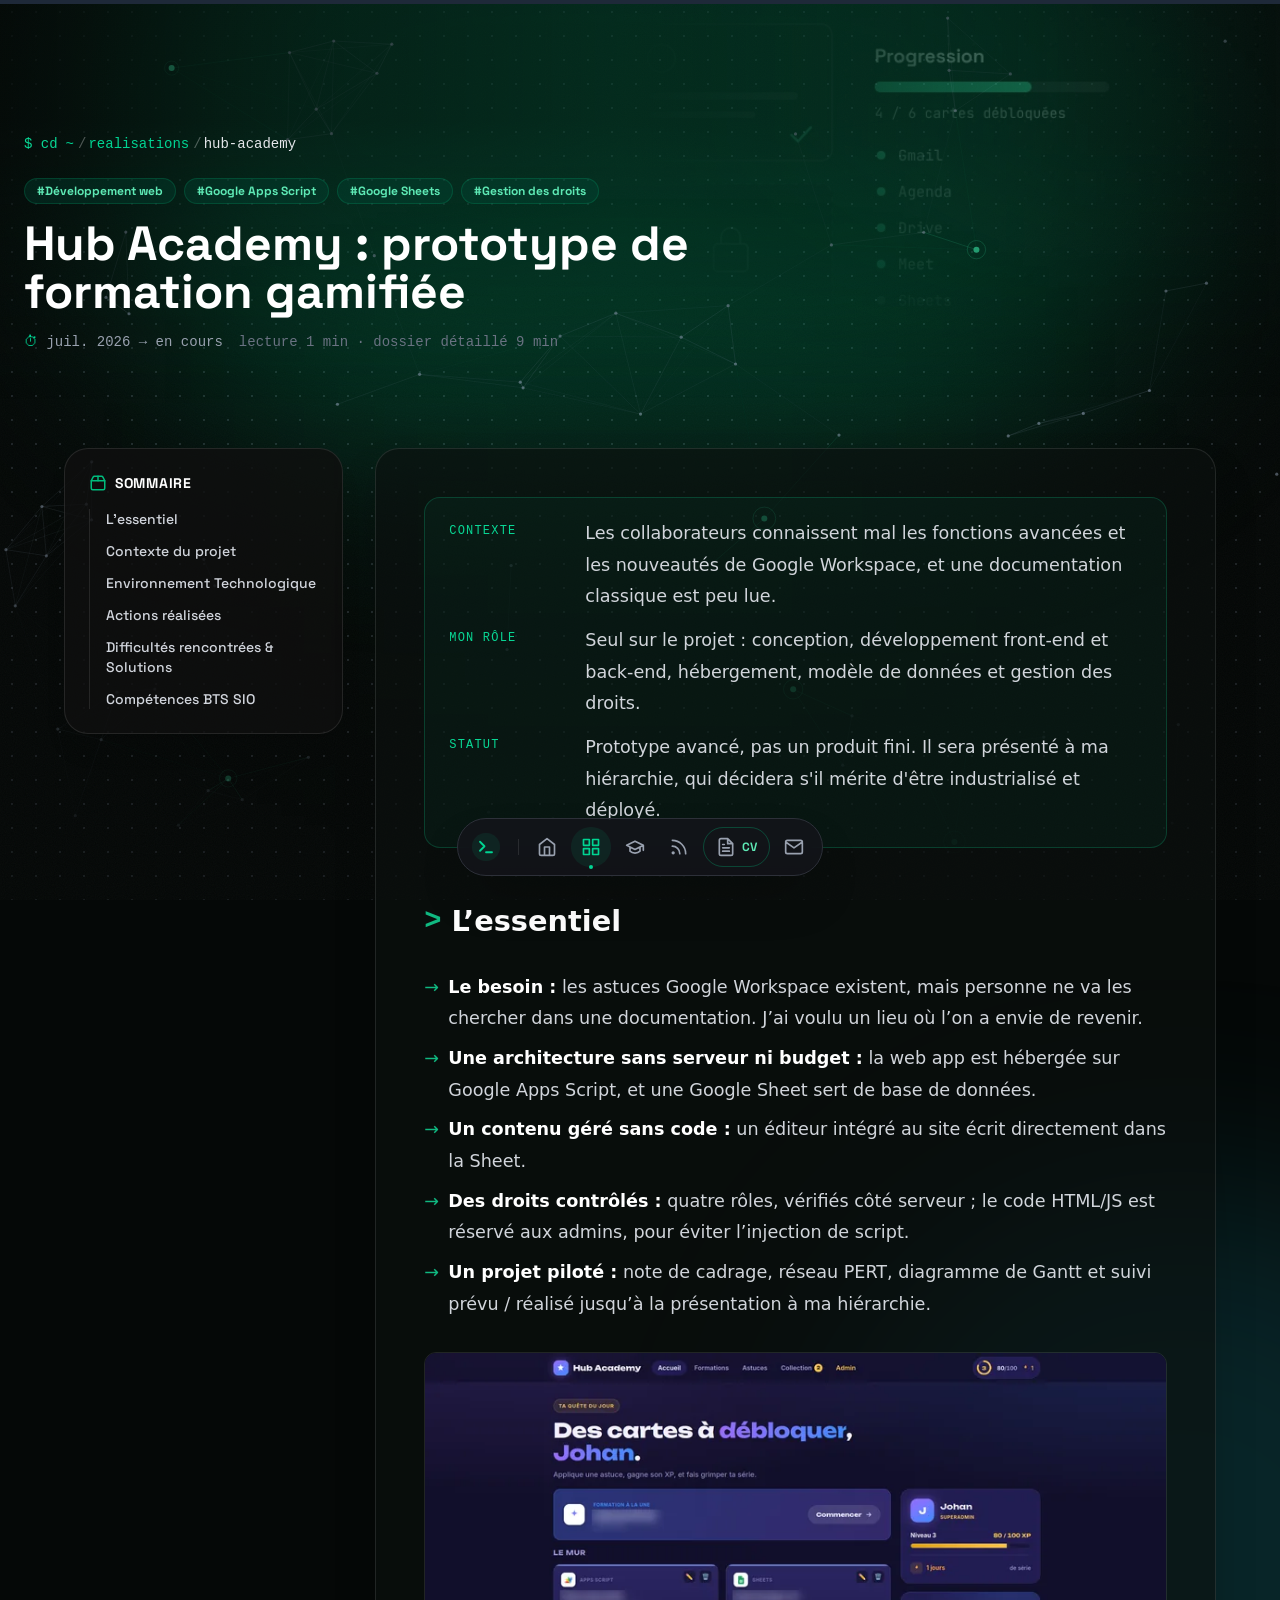
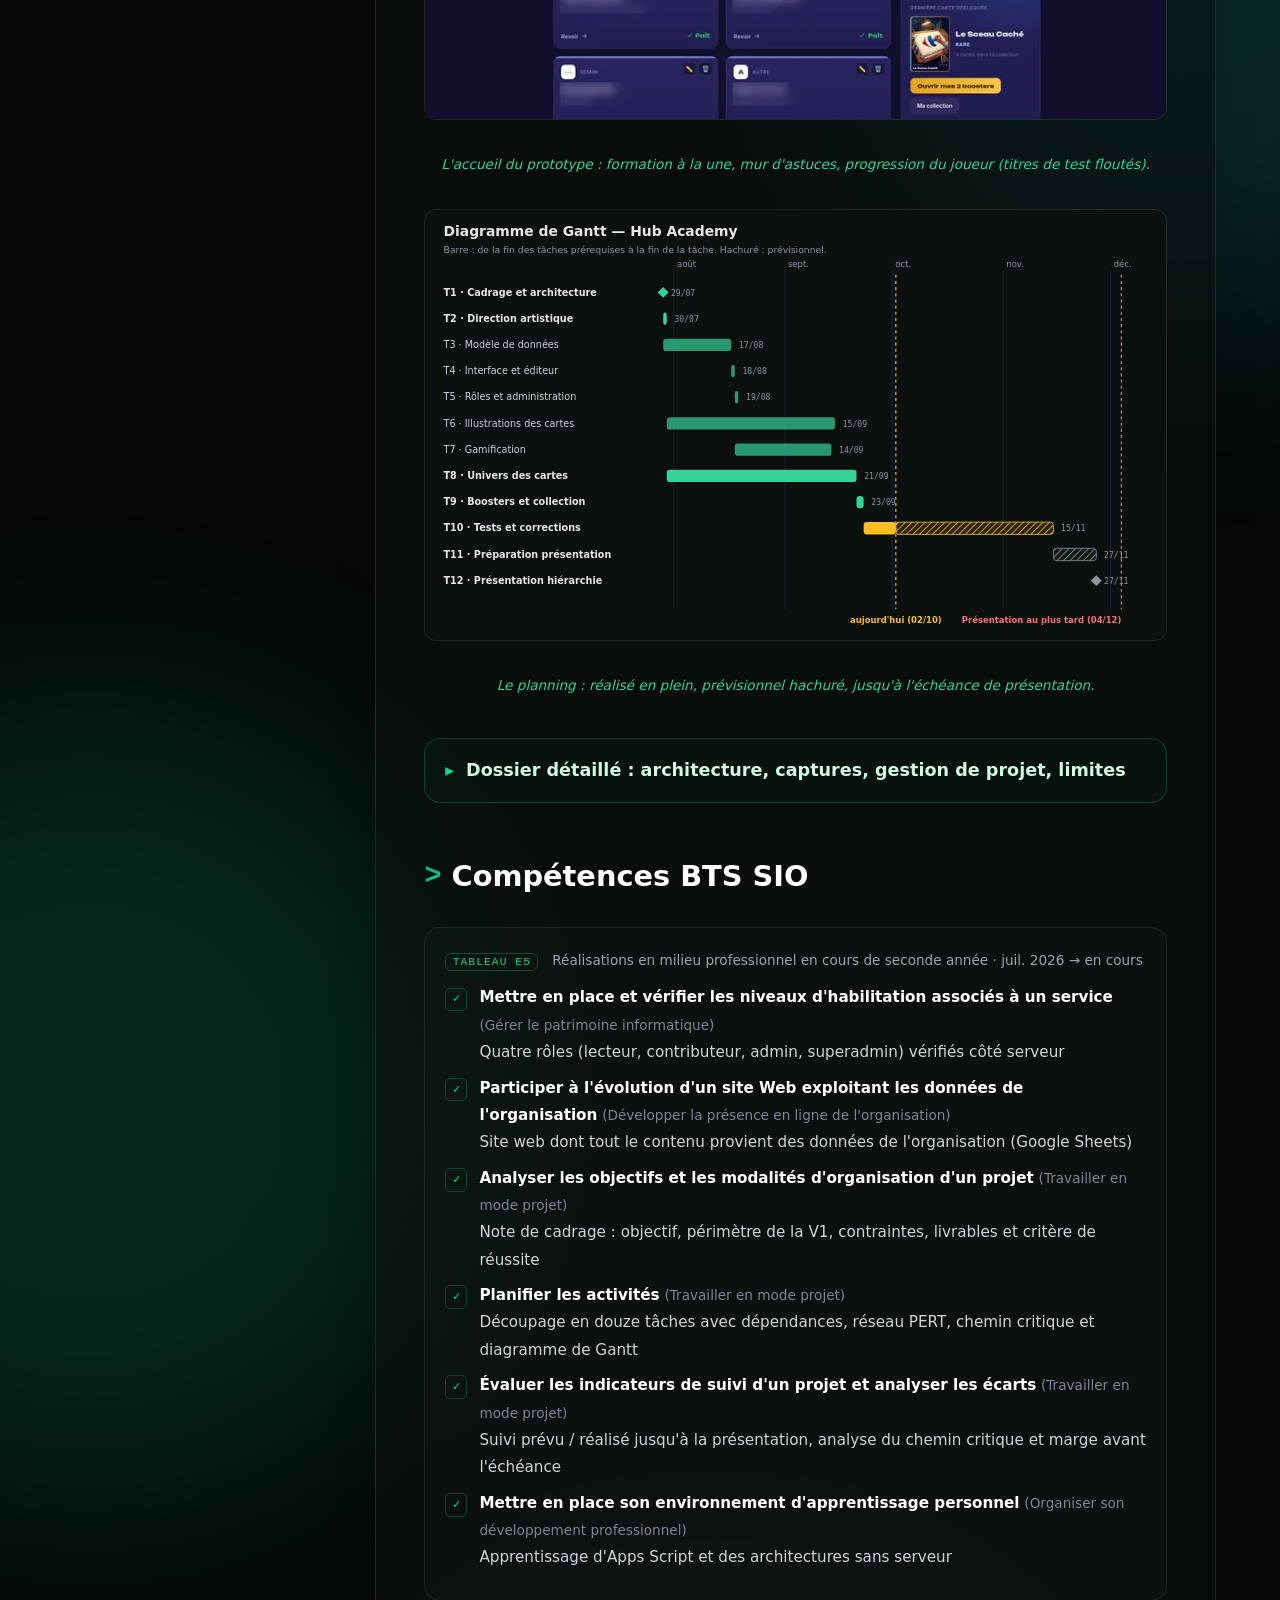
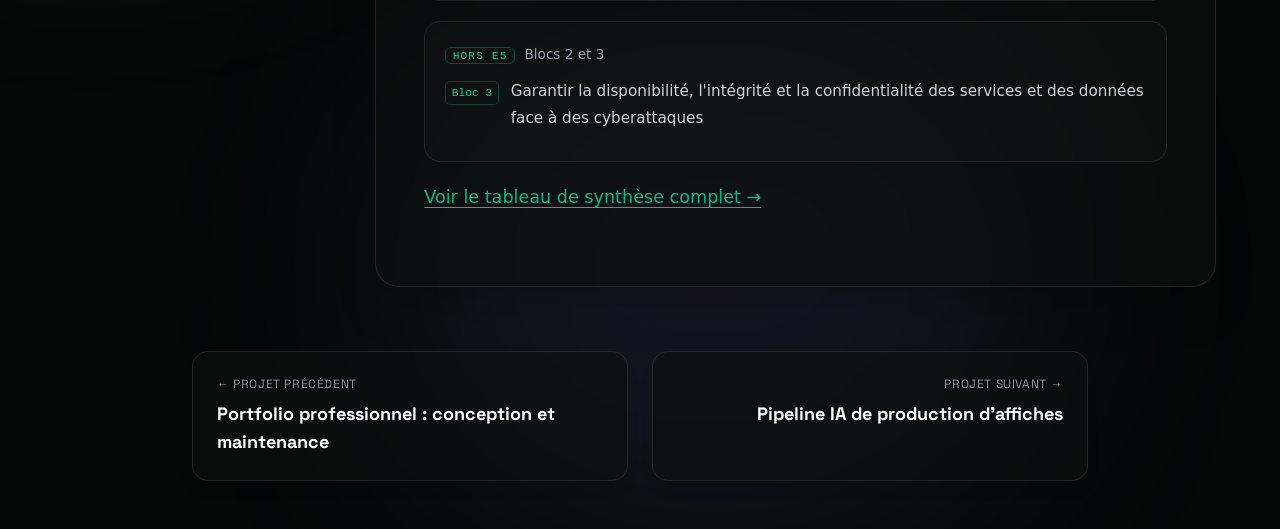
<file: projects/hub-academy/index.html>
<!DOCTYPE html><html lang="fr" class="dark"> <head><meta charset="UTF-8"><meta name="viewport" content="width=device-width"><link rel="icon" type="image/png" href="/favicon.png"><meta name="generator" content="Astro v7.3.5"><meta name="description" content="Prototype avancé, conçu et développé seul (front-end et back-end), d'une web app interne qui fait découvrir les astuces Google Workspace, hébergée sur Google Apps Script avec Google Sheets comme base de données."><meta name="author" content="Johan Danais"><link rel="canonical" href="https://portfolio.aqualenis.fr/projects/hub-academy/"><meta property="og:type" content="article"><meta property="og:site_name" content="Johan Danais — Portfolio"><meta property="og:locale" content="fr_FR"><meta property="og:url" content="https://portfolio.aqualenis.fr/projects/hub-academy/"><meta property="og:title" content="Hub Academy : prototype de formation gamifiée"><meta property="og:description" content="Prototype avancé, conçu et développé seul (front-end et back-end), d'une web app interne qui fait découvrir les astuces Google Workspace, hébergée sur Google Apps Script avec Google Sheets comme base de données."><meta property="og:image" content="https://portfolio.aqualenis.fr/images/couvertures/hub-academy.png"><meta property="og:image:width" content="1200"><meta property="og:image:height" content="630"><meta name="twitter:card" content="summary_large_image"><meta name="twitter:title" content="Hub Academy : prototype de formation gamifiée"><meta name="twitter:description" content="Prototype avancé, conçu et développé seul (front-end et back-end), d'une web app interne qui fait découvrir les astuces Google Workspace, hébergée sur Google Apps Script avec Google Sheets comme base de données."><meta name="twitter:image" content="https://portfolio.aqualenis.fr/images/couvertures/hub-academy.png"><!-- Police hébergée avec le site (public/fonts) : aucune requête vers
             un service tiers, le site fonctionne hors connexion. --><link rel="preload" href="/fonts/space-grotesk-latin-wght-normal.woff2" as="font" type="font/woff2" crossorigin><title>Hub Academy : prototype de formation gamifiée</title><meta name="astro-view-transitions-enabled" content="true"> <meta name="astro-view-transitions-fallback" content="animate"><script type="module" src="/_astro/ClientRouter.astro_astro_type_script_index_0_lang.BsCrBuAq.js"></script><meta http-equiv="content-security-policy" content="default-src 'self';img-src 'self' data:;font-src 'self';connect-src 'self';object-src 'none';base-uri 'self';form-action 'none'; script-src 'self' 'sha256-BF0290pkb3jxQsE7z00xR8Imp8X34FLC88L0lkMnrGw=' 'sha256-QzWFZi+FLIx23tnm9SBU4aEgx4x8DsuASP07mfqol/c=' 'sha256-0chmwFk0zaA528yFfGV7J9ppIpdfTPPULncDF3WG7Zs=' 'sha256-eIXWvAmxkr251LJZkjniEK5LcPF3NkapbJepohwYRIc=' 'sha256-Q2BPg90ZMplYY+FSdApNErhpWafg2hcRRbndmvxuL/Q=' 'sha256-Ya0pUYrC7nM5Cn/056TyVuEiz6dFGrzmkWzgON0pF0U=' 'sha256-SHXg3YtOAVshUMT3f+eElYDgbV0kaujWj8DSaXSS4Vs='; style-src 'self' ; style-src-elem 'self' 'unsafe-inline'; style-src-attr 'unsafe-inline';"><link rel="stylesheet" href="/_astro/Layout.CaSwZXTl.css"><link rel="stylesheet" href="/_astro/_slug_.RT-Z97gE.css"><style>[data-astro-transition-scope="astro-fwkvbled-1"] { view-transition-name: visuel-hub-academy; }@layer astro { ::view-transition-old(visuel-hub-academy) { 
	animation-duration: 180ms;
	animation-timing-function: cubic-bezier(0.76, 0, 0.24, 1);
	animation-fill-mode: both;
	animation-name: astroFadeOut; }::view-transition-new(visuel-hub-academy) { 
	animation-duration: 180ms;
	animation-timing-function: cubic-bezier(0.76, 0, 0.24, 1);
	animation-fill-mode: both;
	animation-name: astroFadeIn; }[data-astro-transition=back]::view-transition-old(visuel-hub-academy) { 
	animation-duration: 180ms;
	animation-timing-function: cubic-bezier(0.76, 0, 0.24, 1);
	animation-fill-mode: both;
	animation-name: astroFadeOut; }[data-astro-transition=back]::view-transition-new(visuel-hub-academy) { 
	animation-duration: 180ms;
	animation-timing-function: cubic-bezier(0.76, 0, 0.24, 1);
	animation-fill-mode: both;
	animation-name: astroFadeIn; } }[data-astro-transition-fallback="old"] [data-astro-transition-scope="astro-fwkvbled-1"],
			[data-astro-transition-fallback="old"][data-astro-transition-scope="astro-fwkvbled-1"] { 
	animation-duration: 180ms;
	animation-timing-function: cubic-bezier(0.76, 0, 0.24, 1);
	animation-fill-mode: both;
	animation-name: astroFadeOut; }[data-astro-transition-fallback="new"] [data-astro-transition-scope="astro-fwkvbled-1"],
			[data-astro-transition-fallback="new"][data-astro-transition-scope="astro-fwkvbled-1"] { 
	animation-duration: 180ms;
	animation-timing-function: cubic-bezier(0.76, 0, 0.24, 1);
	animation-fill-mode: both;
	animation-name: astroFadeIn; }[data-astro-transition=back][data-astro-transition-fallback="old"] [data-astro-transition-scope="astro-fwkvbled-1"],
			[data-astro-transition=back][data-astro-transition-fallback="old"][data-astro-transition-scope="astro-fwkvbled-1"] { 
	animation-duration: 180ms;
	animation-timing-function: cubic-bezier(0.76, 0, 0.24, 1);
	animation-fill-mode: both;
	animation-name: astroFadeOut; }[data-astro-transition=back][data-astro-transition-fallback="new"] [data-astro-transition-scope="astro-fwkvbled-1"],
			[data-astro-transition=back][data-astro-transition-fallback="new"][data-astro-transition-scope="astro-fwkvbled-1"] { 
	animation-duration: 180ms;
	animation-timing-function: cubic-bezier(0.76, 0, 0.24, 1);
	animation-fill-mode: both;
	animation-name: astroFadeIn; }</style><style>[data-astro-transition-scope="astro-5buac6qq-2"] { view-transition-name: titre-hub-academy; }@layer astro { ::view-transition-old(titre-hub-academy) { 
	animation-duration: 180ms;
	animation-timing-function: cubic-bezier(0.76, 0, 0.24, 1);
	animation-fill-mode: both;
	animation-name: astroFadeOut; }::view-transition-new(titre-hub-academy) { 
	animation-duration: 180ms;
	animation-timing-function: cubic-bezier(0.76, 0, 0.24, 1);
	animation-fill-mode: both;
	animation-name: astroFadeIn; }[data-astro-transition=back]::view-transition-old(titre-hub-academy) { 
	animation-duration: 180ms;
	animation-timing-function: cubic-bezier(0.76, 0, 0.24, 1);
	animation-fill-mode: both;
	animation-name: astroFadeOut; }[data-astro-transition=back]::view-transition-new(titre-hub-academy) { 
	animation-duration: 180ms;
	animation-timing-function: cubic-bezier(0.76, 0, 0.24, 1);
	animation-fill-mode: both;
	animation-name: astroFadeIn; } }[data-astro-transition-fallback="old"] [data-astro-transition-scope="astro-5buac6qq-2"],
			[data-astro-transition-fallback="old"][data-astro-transition-scope="astro-5buac6qq-2"] { 
	animation-duration: 180ms;
	animation-timing-function: cubic-bezier(0.76, 0, 0.24, 1);
	animation-fill-mode: both;
	animation-name: astroFadeOut; }[data-astro-transition-fallback="new"] [data-astro-transition-scope="astro-5buac6qq-2"],
			[data-astro-transition-fallback="new"][data-astro-transition-scope="astro-5buac6qq-2"] { 
	animation-duration: 180ms;
	animation-timing-function: cubic-bezier(0.76, 0, 0.24, 1);
	animation-fill-mode: both;
	animation-name: astroFadeIn; }[data-astro-transition=back][data-astro-transition-fallback="old"] [data-astro-transition-scope="astro-5buac6qq-2"],
			[data-astro-transition=back][data-astro-transition-fallback="old"][data-astro-transition-scope="astro-5buac6qq-2"] { 
	animation-duration: 180ms;
	animation-timing-function: cubic-bezier(0.76, 0, 0.24, 1);
	animation-fill-mode: both;
	animation-name: astroFadeOut; }[data-astro-transition=back][data-astro-transition-fallback="new"] [data-astro-transition-scope="astro-5buac6qq-2"],
			[data-astro-transition=back][data-astro-transition-fallback="new"][data-astro-transition-scope="astro-5buac6qq-2"] { 
	animation-duration: 180ms;
	animation-timing-function: cubic-bezier(0.76, 0, 0.24, 1);
	animation-fill-mode: both;
	animation-name: astroFadeIn; }</style></head> <!-- Le fond animé (#fond-vivant) est calé sur le body : rien ne doit dépasser
	     sous le body, sinon le bas de page apparaît sans fond. flow-root y contient
	     les marges des enfants ; un élément « fixed » placé dans un bloc animé
	     (transform) dépasserait aussi : voir l'infobulle de l'accueil. --> <body class="relative flow-root bg-void text-white font-['Space_Grotesk'] antialiased min-h-screen selection:bg-emerald-500 selection:text-black overflow-x-hidden"> <div data-astro-transition-persist="fond" id="fond-vivant" aria-hidden="true"> <div class="fond-points"></div> <div class="fond-grain"></div> <div class="fond-halos"> <div class="halo halo-emeraude" style="--k:.35; top:-220px; left:calc(50% - 560px); width:1120px; height:640px"></div> <div class="halo halo-cyan" style="--k:.2; top:32%; right:-260px; width:720px; height:720px"></div> <div class="halo halo-emeraude halo-doux" style="--k:.28; top:62%; left:-300px; width:780px; height:780px"></div> <div class="halo halo-violet" style="--k:.15; top:86%; left:30%; width:660px; height:520px"></div> </div> <canvas id="reseau"></canvas> <div id="lueur-souris"></div> </div><script type="module" src="/_astro/FondVivant.astro_astro_type_script_index_0_lang.5u0arES_.js"></script>  <div class="fixed top-0 left-0 w-full h-1 z-50 bg-gray-800 print:hidden"> <div id="progress-bar" class="h-full bg-emerald-500 origin-left scale-x-0 transition-transform duration-100 ease-out"></div> </div> <header class="relative w-full h-[400px] overflow-hidden print:h-auto print:overflow-visible">  <div class="absolute inset-0 print:hidden"> <img data-astro-transition-scope="astro-fwkvbled-1" src="/images/couvertures/hub-academy.webp" alt="" class="masque-entete w-full h-full object-cover opacity-40"> <div class="absolute inset-0 bg-linear-to-r from-void/70 to-transparent [mask-image:linear-gradient(to_bottom,black_30%,transparent)]"></div> </div> <div class="absolute bottom-0 left-0 w-full max-w-4xl mx-auto px-6 pb-12 z-10 print:static print:px-0 print:pb-4"> <nav aria-label="Fil d'Ariane" class="font-mono text-sm mb-6"> <ol class="flex flex-wrap items-center gap-x-0.5 text-muted"> <li class="flex items-center"> <span class="text-glow mr-2 select-none" aria-hidden="true">$ cd</span> <a href="/" class="text-emerald-400 hover:text-white transition rounded-sm focus-visible:outline-hidden focus-visible:ring-2 focus-visible:ring-emerald-500" aria-label="Accueil">~</a> </li> <li class="flex items-center"> <span class="px-0.5 text-white/30" aria-hidden="true">/</span> <a href="/#projects" class="text-emerald-400 hover:text-white transition rounded-sm focus-visible:outline-hidden focus-visible:ring-2 focus-visible:ring-emerald-500"> realisations </a> </li><li class="flex items-center"> <span class="px-0.5 text-white/30" aria-hidden="true">/</span> <span class="text-gray-200" aria-current="page">hub-academy</span> </li> </ol> </nav> <div class="flex gap-2 mb-4"> <span class="px-3 py-1 text-xs font-bold text-emerald-300 bg-emerald-900/30 border border-emerald-500/20 rounded-full">
#Développement web </span><span class="px-3 py-1 text-xs font-bold text-emerald-300 bg-emerald-900/30 border border-emerald-500/20 rounded-full">
#Google Apps Script </span><span class="px-3 py-1 text-xs font-bold text-emerald-300 bg-emerald-900/30 border border-emerald-500/20 rounded-full">
#Google Sheets </span><span class="px-3 py-1 text-xs font-bold text-emerald-300 bg-emerald-900/30 border border-emerald-500/20 rounded-full">
#Gestion des droits </span> </div> <h1 data-astro-transition-scope="astro-5buac6qq-2" class="text-4xl md:text-5xl font-bold text-white mb-2 leading-tight md:leading-none"> Hub Academy : prototype de formation gamifiée </h1> <p class="text-gray-400 flex flex-wrap items-center gap-x-4 gap-y-1 mt-4 font-mono text-sm"> <span><span class="text-emerald-400">⏱</span> juil. 2026 → en cours</span> <span class="text-gray-500">
lecture 1 min · dossier détaillé 9 min </span> </p> </div> </header> <main class="min-h-screen px-4 sm:px-6 py-12 relative"> <div class="absolute top-0 left-1/2 -translate-x-1/2 w-full max-w-2xl h-64 bg-emerald-500/5 blur-[120px] pointer-events-none z-0"></div> <div class="max-w-6xl mx-auto flex flex-col lg:flex-row gap-8 relative z-10 print:block"> <aside class="hidden lg:block lg:w-1/4 print:hidden"> <div class="sticky top-24 bg-[#0f0f0f]/80 backdrop-blur-md border border-white/10 p-6 rounded-3xl shadow-xl"> <h2 class="text-white font-bold mb-4 flex items-center gap-2 uppercase tracking-wider text-sm"> <svg xmlns="http://www.w3.org/2000/svg" width="18" height="18" viewBox="0 0 24 24" fill="none" stroke="currentColor" stroke-width="2" stroke-linecap="round" stroke-linejoin="round" class="text-emerald-500"><path d="M3 9h18v10a2 2 0 0 1-2 2H5a2 2 0 0 1-2-2V9Z"></path><path d="m3 9 2.45-4.9A2 2 0 0 1 7.24 3h9.52a2 2 0 0 1 1.8 1.1L21 9"></path><path d="M12 3v6"></path></svg>
Sommaire
</h2> <ul class="space-y-3 border-l border-white/10 pl-4"> <li> <a href="#lessentiel" class="block transition-colors hover:text-emerald-400 text-sm text-gray-300 font-medium"> L’essentiel </a> </li><li> <a href="#contexte-du-projet" class="block transition-colors hover:text-emerald-400 text-sm text-gray-300 font-medium"> Contexte du projet </a> </li><li> <a href="#environnement-technologique" class="block transition-colors hover:text-emerald-400 text-sm text-gray-300 font-medium"> Environnement Technologique </a> </li><li> <a href="#actions-réalisées" class="block transition-colors hover:text-emerald-400 text-sm text-gray-300 font-medium"> Actions réalisées </a> </li><li> <a href="#difficultés-rencontrées--solutions" class="block transition-colors hover:text-emerald-400 text-sm text-gray-300 font-medium"> Difficultés rencontrées &amp; Solutions </a> </li><li> <a href="#competences-bts-sio" class="block transition-colors hover:text-emerald-400 text-sm text-gray-300 font-medium"> Compétences BTS SIO </a> </li> </ul> </div> </aside> <article class="w-full lg:w-3/4 print:w-full prose-content relative card p-5 sm:p-8 md:p-12 surface border border-white/10 rounded-3xl shadow-2xl"> <div class="en-bref">
<p><span>Contexte</span>Les collaborateurs connaissent mal les fonctions avancées et les nouveautés de Google Workspace, et une documentation classique est peu lue.</p>
<p><span>Mon rôle</span>Seul sur le projet : conception, développement front-end et back-end, hébergement, modèle de données et gestion des droits.</p>
<p><span>Statut</span>Prototype avancé, pas un produit fini. Il sera présenté à ma hiérarchie, qui décidera s'il mérite d'être industrialisé et déployé.</p>
</div>
<h2 id="lessentiel">L’essentiel</h2>
<ul>
<li><strong>Le besoin :</strong> les astuces Google Workspace existent, mais personne ne va les chercher dans une documentation. J’ai voulu un lieu où l’on a envie de revenir.</li>
<li><strong>Une architecture sans serveur ni budget :</strong> la web app est hébergée sur Google Apps Script, et une Google Sheet sert de base de données.</li>
<li><strong>Un contenu géré sans code :</strong> un éditeur intégré au site écrit directement dans la Sheet.</li>
<li><strong>Des droits contrôlés :</strong> quatre rôles, vérifiés côté serveur ; le code HTML/JS est réservé aux admins, pour éviter l’injection de script.</li>
<li><strong>Un projet piloté :</strong> note de cadrage, réseau PERT, diagramme de Gantt et suivi prévu / réalisé jusqu’à la présentation à ma hiérarchie.</li>
</ul>
<figure class="capture">
<img src="/images/hub/accueil-1500.webp" srcset="/images/hub/accueil-800.webp 800w, /images/hub/accueil-1500.webp 1500w" sizes="(min-width: 1024px) 768px, 100vw" alt="Page d'accueil du Hub : quête du jour, mur d'astuces, progression du joueur" loading="lazy" decoding="async" />
<figcaption>L'accueil du prototype : formation à la une, mur d'astuces, progression du joueur (titres de test floutés).</figcaption>
</figure>
<figure class="capture">
<img src="/images/hub/gantt.svg" alt="Diagramme de Gantt du Hub Academy de juillet à décembre 2026" loading="lazy" decoding="async" />
<figcaption>Le planning : réalisé en plein, prévisionnel hachuré, jusqu'à l'échéance de présentation.</figcaption>
</figure>
<details class="dossier">
<summary>Dossier détaillé : architecture, captures, gestion de projet, limites</summary>
<h2 id="contexte-du-projet">Contexte du projet</h2>
<p>Ce projet prolonge un travail de formation des collaborateurs aux outils Google Workspace. Le constat de départ : les astuces utiles existent, mais personne ne va les chercher dans une documentation. L’idée a donc été de créer <strong>un lieu où l’on a envie de revenir</strong> : un hub qui présente les astuces méconnues et les nouveautés sous forme de cartes, avec une mécanique de jeu qui récompense la curiosité.</p>
<p><strong>Objectifs :</strong></p>
<ul>
<li>rendre la découverte des outils ludique et régulière ;</li>
<li>permettre à des non-développeurs d’ajouter et de modifier le contenu sans toucher au code ;</li>
<li>n’utiliser que les outils déjà disponibles dans l’entreprise, donc <strong>aucun serveur ni budget supplémentaire</strong>.</li>
</ul>
<h2 id="environnement-technologique">Environnement Technologique</h2>
<ul>
<li><strong>Hébergement et back-end :</strong> Google Apps Script (web app servie par <code>doGet</code>)</li>
<li><strong>Base de données :</strong> Google Sheets (onglets Joueurs, Astuces, Formations, Admin)</li>
<li><strong>Front-end :</strong> HTML, CSS et JavaScript dans une page unique</li>
<li><strong>Illustrations des cartes :</strong> une Gem Gemini dédiée, avec une charte de style et des planches de référence</li>
<li><strong>Authentification :</strong> le compte Google Workspace de l’utilisateur</li>
</ul>
<h2 id="actions-réalisées">Actions réalisées</h2>
<h3 id="1-une-architecture-sans-serveur">1. Une architecture sans serveur</h3>
<p>La web app est entièrement hébergée sur <strong>Google Apps Script</strong> : une fonction <code>doGet</code> sert la page, et les fonctions côté serveur lisent et écrivent dans la <strong>Google Sheet</strong>, qui fait office de base de données. Ce choix évite tout serveur à administrer et s’appuie sur l’authentification Google déjà en place.</p>
<pre class="astro-code github-dark" style="background-color:#24292e;color:#e1e4e8; overflow-x: auto;" tabindex="0" data-language="plaintext"><code><span class="line"><span>Navigateur ──▶ Apps Script (doGet) ──▶ Page HTML / CSS / JS</span></span>
<span class="line"><span>     │                                        │</span></span>
<span class="line"><span>     └──── appels serveur (google.script.run) ┘</span></span>
<span class="line"><span>                        │</span></span>
<span class="line"><span>                        ▼</span></span>
<span class="line"><span>                  Google Sheet</span></span>
<span class="line"><span>     Joueurs · Astuces · Formations · Admin</span></span></code></pre>
<figure class="capture">
<img src="/images/hub/sheet.webp" alt="Onglet Joueurs de la Google Sheet : rôle, niveau, XP, série de jours" loading="lazy" decoding="async" />
<figcaption>L'onglet Joueurs de la Google Sheet, qui sert de base de données : rôle, niveau, XP, série de jours, boosters. Adresse e-mail et données de sauvegarde floutées.</figcaption>
</figure>
<p>Chaque joueur occupe une ligne de l’onglet <strong>Joueurs</strong> :</p>
<table>
<thead>
<tr>
<th>Colonne</th>
<th>Rôle</th>
</tr>
</thead>
<tbody>
<tr>
<td>A · Email</td>
<td>Identifiant du joueur : l’adresse de son compte Google, reconnue automatiquement à la connexion</td>
</tr>
<tr>
<td>B · Nom complet</td>
<td>Prénom affiché dans le site</td>
</tr>
<tr>
<td>C · Rôle</td>
<td>Lecteur, Contributeur, Admin ou Superadmin : c’est cette case que le serveur vérifie avant chaque action</td>
</tr>
<tr>
<td>D · Niveau</td>
<td>Calculé à partir de l’XP : un niveau tous les 100 XP</td>
</tr>
<tr>
<td>E · XP Total</td>
<td>Points gagnés en appliquant les astuces</td>
</tr>
<tr>
<td>F · Jours consécutifs</td>
<td>Série de jours de visite d’affilée</td>
</tr>
<tr>
<td>G · Dernière activité</td>
<td>Date de la dernière activité, qui permet de prolonger ou de remettre à zéro la série de jours</td>
</tr>
<tr>
<td>H · Statut</td>
<td>Compte actif ou non</td>
</tr>
<tr>
<td>I · Sauvegarde (JSON)</td>
<td>Sauvegarde de la progression au format JSON : astuces lues, cartes possédées… (floutée)</td>
</tr>
<tr>
<td>J · Boosters</td>
<td>Paquets de cartes gagnés et pas encore ouverts : un par niveau franchi</td>
</tr>
<tr>
<td>K · Poussière</td>
<td>Monnaie obtenue en recyclant les cartes en double (Commune 5, Peu commune 10, Rare 25, Épique 100), qui sert à fabriquer une carte manquante</td>
</tr>
</tbody>
</table>
<h3 id="2-un-contenu-piloté-sans-code">2. Un contenu piloté sans code</h3>
<p>Le contenu n’est pas écrit en dur dans le code : <strong>chaque carte est une ligne de la Sheet</strong>. Une carte se compose de champs fixes (titre, catégorie, rareté…) et de zones empilables : texte, image, ou bloc de code HTML/CSS/JS pour les démonstrations interactives. Un <strong>éditeur intégré au site</strong> écrit directement dans la Sheet : on n’a jamais besoin de rouvrir Apps Script ni la feuille de calcul pour gérer le contenu.</p>
<figure class="capture">
<img src="/images/hub/editeur-1500.webp" srcset="/images/hub/editeur-800.webp 800w, /images/hub/editeur-1500.webp 1500w" sizes="(min-width: 1024px) 768px, 100vw" alt="Formulaire « Ajouter une formation » de l'éditeur intégré" loading="lazy" decoding="async" />
<figcaption>L'éditeur intégré : ajouter une formation ou une astuce se fait depuis le site, qui écrit directement dans la Sheet.</figcaption>
</figure>
<h3 id="3-une-gestion-des-droits-côté-serveur">3. Une gestion des droits côté serveur</h3>
<p>Quatre rôles ont été définis, et <strong>chaque droit est vérifié côté serveur</strong>, jamais seulement dans l’interface :</p>
<table>
<thead>
<tr>
<th>Rôle</th>
<th>Ce qu’il peut faire</th>
</tr>
</thead>
<tbody>
<tr>
<td>Lecteur</td>
<td>Consulter, jouer, collectionner</td>
</tr>
<tr>
<td>Contributeur</td>
<td>Proposer et éditer des astuces</td>
</tr>
<tr>
<td>Admin</td>
<td>Utiliser la zone de code HTML/CSS/JS</td>
</tr>
<tr>
<td>Superadmin</td>
<td>Gérer les permissions des autres utilisateurs</td>
</tr>
</tbody>
</table>
<p>La zone de code est réservée aux admins pour une raison de sécurité : autoriser n’importe qui à publier du JavaScript reviendrait à ouvrir la porte à l’injection de code dans la page des autres utilisateurs (XSS).</p>
<figure class="capture">
<img src="/images/hub/admin-1500.webp" srcset="/images/hub/admin-800.webp 800w, /images/hub/admin-1500.webp 1500w" sizes="(min-width: 1024px) 768px, 100vw" alt="Panneau d'administration : liste des membres et choix du rôle" loading="lazy" decoding="async" />
<figcaption>Le panneau d'administration réservé au superadmin : chaque membre reçoit un rôle, vérifié ensuite côté serveur. Adresses e-mail floutées.</figcaption>
</figure>
<h3 id="4-la-gamification--la--hub-academy-">4. La gamification : la « Hub Academy »</h3>
<figure class="capture">
<img src="/images/hub/accueil-1500.webp" srcset="/images/hub/accueil-800.webp 800w, /images/hub/accueil-1500.webp 1500w" sizes="(min-width: 1024px) 768px, 100vw" alt="Page d'accueil du Hub : quête du jour, mur d'astuces, progression du joueur" loading="lazy" decoding="async" />
<figcaption>L'accueil : la formation à la une, le mur d'astuces à valider, la progression (niveau, XP, série) et la dernière carte débloquée. Titres de test floutés.</figcaption>
</figure>
<ul>
<li><strong>XP et niveaux</strong> (un niveau tous les 100 XP), <strong>séries de jours</strong> consécutifs ;</li>
<li><strong>cartes à collectionner</strong> avec quatre raretés (Commune, Rare, Épique, Légendaire) ;</li>
<li>un univers de cartes inspiré de l’histoire de l’entreprise, avec un « Le saviez-vous ? » au verso de chaque carte ;</li>
<li>les cadres des cartes sont <strong>dessinés en code</strong> ; l’IA ne produit que l’illustration, selon une charte de style fixe ;</li>
<li>les cartes Épiques et Légendaires sont « vivantes » : inclinaison 3D et reflet qui suit la souris.</li>
</ul>
<figure class="capture">
<img src="/images/hub/booster-paquet-1500.webp" srcset="/images/hub/booster-paquet-800.webp 800w, /images/hub/booster-paquet-1500.webp 1500w" sizes="(min-width: 1024px) 768px, 100vw" alt="Booster de la série L'Essor avant ouverture" loading="lazy" decoding="async" />
<figcaption>Prototype de l'ouverture d'un booster : on déchire le paquet en glissant le doigt le long du pointillé.</figcaption>
</figure>
<figure class="capture">
<img src="/images/hub/booster-epique-1500.webp" srcset="/images/hub/booster-epique-800.webp 800w, /images/hub/booster-epique-1500.webp 1500w" sizes="(min-width: 1024px) 768px, 100vw" alt="Carte épique « Les Trois Fondateurs » révélée" loading="lazy" decoding="async" />
<figcaption>Une carte Épique révélée : cadre doré, halo, et effet de profondeur quand on la bouge.</figcaption>
</figure>
<figure class="capture">
<img src="/images/hub/booster-recap-1500.webp" srcset="/images/hub/booster-recap-800.webp 800w, /images/hub/booster-recap-1500.webp 1500w" sizes="(min-width: 1024px) 768px, 100vw" alt="Récapitulatif d'un booster : trois cartes, nouvelles ou doublons" loading="lazy" decoding="async" />
<figcaption>Le récapitulatif : chaque carte est marquée « Nouvelle » ou « Doublon », selon la collection du joueur.</figcaption>
</figure>
<h3 id="5-une-direction-artistique-choisie-pas-subie">5. Une direction artistique choisie, pas subie</h3>
<p>Une dizaine de pistes graphiques ont été comparées avant de retenir une direction « Arcade » : thème sombre indigo, or pour tout ce qui touche au jeu, et couleurs des applications Google pour l’information.</p>
<h3 id="6-prochaine-étape--la-présentation-à-ma-hiérarchie">6. Prochaine étape : la présentation à ma hiérarchie</h3>
<p>Le Hub n’est pas encore ouvert aux collaborateurs. Une fois la V1 terminée, je la présenterai à mes responsables : c’est à eux de décider s’il est déployé, et s’il doit continuer d’évoluer. L’architecture a été pensée pour cette décision : rien à installer, aucun coût, et un contenu que l’équipe peut reprendre sans moi.</p>
<h3 id="7-gestion-de-projet--planification-et-suivi">7. Gestion de projet : planification et suivi</h3>
<p><strong>Note de cadrage</strong></p>
<table>
<thead>
<tr>
<th></th>
<th></th>
</tr>
</thead>
<tbody>
<tr>
<td><strong>Objectif</strong></td>
<td>Faire découvrir les astuces et les nouveautés Google Workspace de façon ludique et régulière</td>
</tr>
<tr>
<td><strong>Périmètre de la V1</strong></td>
<td>Mur d’astuces, éditeur intégré, rôles et administration, progression (XP, niveaux, séries), cartes à collectionner et boosters</td>
</tr>
<tr>
<td><strong>Hors périmètre</strong></td>
<td>Déploiement à l’ensemble des collaborateurs, statistiques d’usage</td>
</tr>
<tr>
<td><strong>Contraintes</strong></td>
<td>Aucun budget, aucun serveur à administrer, réalisé seul en parallèle de l’alternance</td>
</tr>
<tr>
<td><strong>Livrables</strong></td>
<td>La web app, la base Google Sheets, l’univers des cartes, la présentation à ma hiérarchie</td>
</tr>
<tr>
<td><strong>Critère de réussite</strong></td>
<td>Le prototype permet à ma hiérarchie de décider, en connaissance de cause, d’un déploiement ou non</td>
</tr>
</tbody>
</table>
<p>Le projet a d’abord avancé sans planning formel, tâche après tâche. Pour préparer la présentation à ma hiérarchie, je l’ai <strong>découpé en tâches avec leurs dépendances</strong> à partir des dates réelles de fin, puis planifié la suite jusqu’à l’échéance.</p>
<figure class="capture">
<img src="/images/hub/pert.svg" alt="Réseau PERT du Hub Academy : douze tâches, leurs dépendances et le chemin critique" loading="lazy" decoding="async" />
<figcaption>Réseau PERT : une tâche démarre quand celles dont elle dépend sont finies. Le chemin critique (en vert) passe par la direction artistique, l'univers des cartes et les boosters : c'est lui qui a fixé le début des tests.</figcaption>
</figure>
<figure class="capture">
<img src="/images/hub/gantt.svg" alt="Diagramme de Gantt du Hub Academy de juillet à décembre 2026" loading="lazy" decoding="async" />
<figcaption>Diagramme de Gantt : le réalisé (plein) et le prévisionnel (hachuré), avec la date du jour et l'échéance de présentation.</figcaption>
</figure>
<p><strong>Suivi prévu / réalisé</strong></p>
<table>
<thead>
<tr>
<th>Tâche</th>
<th>Prévu</th>
<th>Réalisé</th>
<th>Écart</th>
</tr>
</thead>
<tbody>
<tr>
<td>Cadrage → boosters et collection (T1 à T9)</td>
<td>Pas de planning initial</td>
<td>Terminé le 23/09</td>
<td>Non mesurable : c’est ce constat qui a motivé le planning</td>
</tr>
<tr>
<td>Tests et corrections (T10)</td>
<td>15/11</td>
<td>En cours</td>
<td>À suivre</td>
</tr>
<tr>
<td>Préparation de la présentation (T11)</td>
<td>27/11</td>
<td>—</td>
<td>À suivre</td>
</tr>
<tr>
<td>Présentation à la hiérarchie (T12)</td>
<td>27/11, au plus tard le 04/12</td>
<td>—</td>
<td>Une semaine de marge</td>
</tr>
</tbody>
</table>
<p><strong>Ce que j’en retiens :</strong> le chemin critique montre que l’univers des cartes et les illustrations ont pesé plus lourd que le développement lui-même (rôles et administration terminés dès le 19/08). Pour la suite, chaque tâche a une date prévue : l’écart se mesurera à chaque étape, et la semaine de marge avant l’échéance absorbe un retard sur les tests.</p>
<h3 id="8-un-prototype-pas-un-produit--ce-quil-faudrait-pour-aller-plus-loin">8. Un prototype, pas un produit : ce qu’il faudrait pour aller plus loin</h3>
<p>J’ai mené ce projet seul, avec les moyens disponibles. Le résultat est un <strong>prototype avancé</strong>, fonctionnel de bout en bout, mais loin de ce que livrerait une équipe de développement. Le présenter honnêtement fait partie du travail :</p>
<table>
<thead>
<tr>
<th>Ce que fait le prototype</th>
<th>Ce qu’exigerait un produit</th>
</tr>
</thead>
<tbody>
<tr>
<td>Tests manuels, au fil du développement</td>
<td>Tests automatisés et recette par d’autres personnes que le développeur</td>
</tr>
<tr>
<td>Un seul développeur, sans relecture du code</td>
<td>Revue de code, versionnage partagé, déploiement contrôlé</td>
</tr>
<tr>
<td>Rôles vérifiés côté serveur</td>
<td>Audit de sécurité indépendant</td>
</tr>
<tr>
<td>Données des joueurs dans une Sheet (e-mail, progression)</td>
<td>Analyse RGPD : données strictement nécessaires, durée de conservation, information des utilisateurs</td>
</tr>
<tr>
<td>Apps Script, gratuit et déjà disponible</td>
<td>Validation de la tenue en charge si tous les collaborateurs l’utilisent (quotas Apps Script)</td>
</tr>
<tr>
<td>Contenu et maintenance assurés par moi</td>
<td>Une équipe ou un référent désigné pour faire vivre le contenu</td>
</tr>
</tbody>
</table>
<p>C’est précisément l’objet de la présentation à ma hiérarchie : montrer ce que le prototype prouve, et ce qu’il coûterait d’en faire un outil officiel.</p>
<h2 id="difficultés-rencontrées--solutions">Difficultés rencontrées &amp; Solutions</h2>
<table>
<thead>
<tr>
<th>Problème</th>
<th>Solution</th>
</tr>
</thead>
<tbody>
<tr>
<td>Faire évoluer le contenu sans dépendre d’un développeur</td>
<td>Contenu en Sheet + éditeur intégré au site : zéro modification du code pour ajouter une astuce</td>
</tr>
<tr>
<td>Ouvrir la contribution sans exposer le site</td>
<td>Rôles vérifiés côté serveur ; zone de code réservée aux admins (risque XSS)</td>
</tr>
<tr>
<td>L’IA écrit du texte illisible dans les images</td>
<td>Aucune lettre dans les illustrations : noms, cadres et logos sont ajoutés en code par-dessus</td>
</tr>
<tr>
<td>Le style des illustrations dérivait d’une carte à l’autre</td>
<td>Gem dédiée avec charte de style et planches de référence codées (« cadrage C8, lumière L2 »)</td>
</tr>
</tbody>
</table>
</details>
 <section class="competences-article"> <h2 id="competences-bts-sio">Compétences BTS SIO</h2> <div class="ligne-e5"> <p class="ligne-e5-titre"> <span>Tableau E5</span> Réalisations en milieu professionnel en cours de seconde année · juil. 2026 → en cours </p> <ul> <li> <span class="ligne-e5-id" aria-hidden="true">✓</span> <span> <strong>Mettre en place et vérifier les niveaux d&#39;habilitation associés à un service</strong> <span class="ligne-e5-comp"> (Gérer le patrimoine informatique)</span> <br> Quatre rôles (lecteur, contributeur, admin, superadmin) vérifiés côté serveur </span> </li><li> <span class="ligne-e5-id" aria-hidden="true">✓</span> <span> <strong>Participer à l&#39;évolution d&#39;un site Web exploitant les données de l&#39;organisation</strong> <span class="ligne-e5-comp"> (Développer la présence en ligne de l&#39;organisation)</span> <br> Site web dont tout le contenu provient des données de l&#39;organisation (Google Sheets) </span> </li><li> <span class="ligne-e5-id" aria-hidden="true">✓</span> <span> <strong>Analyser les objectifs et les modalités d&#39;organisation d&#39;un projet</strong> <span class="ligne-e5-comp"> (Travailler en mode projet)</span> <br> Note de cadrage : objectif, périmètre de la V1, contraintes, livrables et critère de réussite </span> </li><li> <span class="ligne-e5-id" aria-hidden="true">✓</span> <span> <strong>Planifier les activités</strong> <span class="ligne-e5-comp"> (Travailler en mode projet)</span> <br> Découpage en douze tâches avec dépendances, réseau PERT, chemin critique et diagramme de Gantt </span> </li><li> <span class="ligne-e5-id" aria-hidden="true">✓</span> <span> <strong>Évaluer les indicateurs de suivi d&#39;un projet et analyser les écarts</strong> <span class="ligne-e5-comp"> (Travailler en mode projet)</span> <br> Suivi prévu / réalisé jusqu&#39;à la présentation, analyse du chemin critique et marge avant l&#39;échéance </span> </li><li> <span class="ligne-e5-id" aria-hidden="true">✓</span> <span> <strong>Mettre en place son environnement d&#39;apprentissage personnel</strong> <span class="ligne-e5-comp"> (Organiser son développement professionnel)</span> <br> Apprentissage d&#39;Apps Script et des architectures sans serveur </span> </li> </ul> </div> <div class="ligne-e5"> <p class="ligne-e5-titre"><span>Hors E5</span>Blocs 2 et 3</p> <ul> <li> <span class="ligne-e5-id">Bloc 3</span> <span>Garantir la disponibilité, l&#39;intégrité et la confidentialité des services et des données face à des cyberattaques</span> </li> </ul> </div> <p><a href="/competences">Voir le tableau de synthèse complet →</a></p> </section> </article> </div> <div class="max-w-4xl mx-auto mt-16 grid grid-cols-1 md:grid-cols-2 gap-6 relative z-10 print:hidden"> <a href="/projects/portfolio" class="group card p-6 surface border border-white/10 rounded-2xl shadow-lg transition-colors flex flex-col items-start text-left cursor-pointer"> <span class="text-xs text-muted uppercase tracking-wider mb-2 group-hover:text-emerald-400 transition-colors">
← Projet Précédent
</span> <span class="text-white font-bold text-lg line-clamp-2 group-hover:text-emerald-300 transition-colors"> Portfolio professionnel : conception et maintenance </span> </a> <a href="/projects/pipeline-affiches-ia" class="group card p-6 surface border border-white/10 rounded-2xl shadow-lg transition-colors flex flex-col items-end text-right cursor-pointer"> <span class="text-xs text-muted uppercase tracking-wider mb-2 group-hover:text-emerald-400 transition-colors">
Projet Suivant →
</span> <span class="text-white font-bold text-lg line-clamp-2 group-hover:text-emerald-300 transition-colors"> Pipeline IA de production d&#39;affiches </span> </a> </div> </main>   <nav class="fixed bottom-6 left-1/2 -translate-x-1/2 z-50 print:hidden" aria-label="Navigation principale"> <div class="flex items-center gap-1 sm:gap-2 px-1.5 sm:px-2 py-1.5 sm:py-2 rounded-full bg-[#13151a]/85 backdrop-blur-md border border-[#2d3039] shadow-2xl">  <button type="button" data-ouvrir-palette aria-label="Ouvrir la palette de commandes (Ctrl+K)" title="Palette de commandes — Ctrl+K" class="group/pal relative flex h-10 w-10 shrink-0 items-center justify-center rounded-full text-emerald-400 hover:bg-emerald-500/10 transition focus-visible:outline-hidden focus-visible:ring-2 focus-visible:ring-emerald-500"> <span class="absolute inset-1.5 rounded-full bg-emerald-500/10 animate-pulse" aria-hidden="true"></span> <svg xmlns="http://www.w3.org/2000/svg" width="18" height="18" viewBox="0 0 24 24" fill="none" stroke="currentColor" stroke-width="2.4" stroke-linecap="round" stroke-linejoin="round" class="relative" aria-hidden="true"><polyline points="4 17 10 11 4 5"></polyline><line x1="12" y1="19" x2="20" y2="19"></line></svg> <span class="absolute -top-10 left-1/2 -translate-x-1/2 px-2 py-1 bg-[#13151a] border border-[#2d3039] rounded-sm text-[10px] text-white opacity-0 group-hover/pal:opacity-100 group-focus-visible/pal:opacity-100 transition-opacity pointer-events-none whitespace-nowrap shadow-xl">
Palette · Ctrl K
</span> </button> <div class="flex items-center gap-1"> <div class="h-4 w-px bg-white/10 mx-1"></div> <a href="/" class="relative flex items-center justify-center h-10 rounded-full transition-colors duration-200 shrink-0 group/icon focus-visible:outline-hidden focus-visible:ring-2 focus-visible:ring-emerald-500 focus-visible:text-white w-10 text-gray-400 hover:text-white hover:bg-white/10" aria-label="Home" target="_self"> <svg xmlns="http://www.w3.org/2000/svg" width="20" height="20" viewBox="0 0 24 24" fill="none" stroke="currentColor" stroke-width="2" stroke-linecap="round" stroke-linejoin="round" class="transition-transform duration-200 group-hover/icon:scale-110"> <path d="M3 9l9-7 9 7v11a2 2 0 0 1-2 2H5a2 2 0 0 1-2-2z M9 22V12h6v10"></path> </svg>   <span class="absolute -top-10 left-1/2 -translate-x-1/2 px-2 py-1 bg-[#13151a] border border-[#2d3039] rounded-sm text-[10px] text-white opacity-0 group-hover/icon:opacity-100 group-focus-visible/icon:opacity-100 transition-opacity pointer-events-none whitespace-nowrap shadow-xl"> Home </span> </a><a href="/#projects" class="relative flex items-center justify-center h-10 rounded-full transition-colors duration-200 shrink-0 group/icon focus-visible:outline-hidden focus-visible:ring-2 focus-visible:ring-emerald-500 focus-visible:text-white w-10 text-emerald-400 bg-emerald-500/10" aria-label="Projets" aria-current="page" target="_self"> <svg xmlns="http://www.w3.org/2000/svg" width="20" height="20" viewBox="0 0 24 24" fill="none" stroke="currentColor" stroke-width="2" stroke-linecap="round" stroke-linejoin="round" class="transition-transform duration-200 group-hover/icon:scale-110"> <path d="M3 3h7v7H3z M14 3h7v7h-7z M3 14h7v7H3z M14 14h7v7h-7z"></path> </svg>  <span class="absolute -bottom-0.5 left-1/2 -translate-x-1/2 h-1 w-1 rounded-full bg-emerald-400" aria-hidden="true"></span> <span class="absolute -top-10 left-1/2 -translate-x-1/2 px-2 py-1 bg-[#13151a] border border-[#2d3039] rounded-sm text-[10px] text-white opacity-0 group-hover/icon:opacity-100 group-focus-visible/icon:opacity-100 transition-opacity pointer-events-none whitespace-nowrap shadow-xl"> Projets </span> </a><a href="/competences" class="relative flex items-center justify-center h-10 rounded-full transition-colors duration-200 shrink-0 group/icon focus-visible:outline-hidden focus-visible:ring-2 focus-visible:ring-emerald-500 focus-visible:text-white w-10 text-gray-400 hover:text-white hover:bg-white/10" aria-label="Compétences" target="_self"> <svg xmlns="http://www.w3.org/2000/svg" width="20" height="20" viewBox="0 0 24 24" fill="none" stroke="currentColor" stroke-width="2" stroke-linecap="round" stroke-linejoin="round" class="transition-transform duration-200 group-hover/icon:scale-110"> <path d="M22 10v6M2 10l10-5 10 5-10 5z M6 12v5c3 3 9 3 12 0v-5"></path> </svg>   <span class="absolute -top-10 left-1/2 -translate-x-1/2 px-2 py-1 bg-[#13151a] border border-[#2d3039] rounded-sm text-[10px] text-white opacity-0 group-hover/icon:opacity-100 group-focus-visible/icon:opacity-100 transition-opacity pointer-events-none whitespace-nowrap shadow-xl"> Compétences </span> </a><a href="/veille" class="relative flex items-center justify-center h-10 rounded-full transition-colors duration-200 shrink-0 group/icon focus-visible:outline-hidden focus-visible:ring-2 focus-visible:ring-emerald-500 focus-visible:text-white w-10 text-gray-400 hover:text-white hover:bg-white/10" aria-label="Veille" target="_self"> <svg xmlns="http://www.w3.org/2000/svg" width="20" height="20" viewBox="0 0 24 24" fill="none" stroke="currentColor" stroke-width="2" stroke-linecap="round" stroke-linejoin="round" class="transition-transform duration-200 group-hover/icon:scale-110"> <path d="M4 11a9 9 0 0 1 9 9 M4 4a16 16 0 0 1 16 16 M5 20a1 1 0 1 0 0-2 1 1 0 0 0 0 2"></path> </svg>   <span class="absolute -top-10 left-1/2 -translate-x-1/2 px-2 py-1 bg-[#13151a] border border-[#2d3039] rounded-sm text-[10px] text-white opacity-0 group-hover/icon:opacity-100 group-focus-visible/icon:opacity-100 transition-opacity pointer-events-none whitespace-nowrap shadow-xl"> Veille </span> </a><a href="/mon_cv.pdf" class="relative flex items-center justify-center h-10 rounded-full transition-colors duration-200 shrink-0 group/icon focus-visible:outline-hidden focus-visible:ring-2 focus-visible:ring-emerald-500 focus-visible:text-white gap-1.5 px-3 border border-emerald-500/30 text-gray-400 hover:text-white hover:bg-white/10" aria-label="CV" target="_blank" rel="noopener"> <svg xmlns="http://www.w3.org/2000/svg" width="20" height="20" viewBox="0 0 24 24" fill="none" stroke="currentColor" stroke-width="2" stroke-linecap="round" stroke-linejoin="round" class="transition-transform duration-200 group-hover/icon:scale-110"> <path d="M14 2H6a2 2 0 0 0-2 2v16a2 2 0 0 0 2 2h12a2 2 0 0 0 2-2V8z M14 2v6h6 M16 13H8 M16 17H8 M10 9H8"></path> </svg> <span class="text-xs font-bold text-emerald-300" aria-hidden="true">CV</span>  <span class="absolute -top-10 left-1/2 -translate-x-1/2 px-2 py-1 bg-[#13151a] border border-[#2d3039] rounded-sm text-[10px] text-white opacity-0 group-hover/icon:opacity-100 group-focus-visible/icon:opacity-100 transition-opacity pointer-events-none whitespace-nowrap shadow-xl"> CV </span> </a><a href="mailto:johan.danais@gmail.com" class="relative flex items-center justify-center h-10 rounded-full transition-colors duration-200 shrink-0 group/icon focus-visible:outline-hidden focus-visible:ring-2 focus-visible:ring-emerald-500 focus-visible:text-white w-10 text-gray-400 hover:text-white hover:bg-white/10" aria-label="Mail" target="_self"> <svg xmlns="http://www.w3.org/2000/svg" width="20" height="20" viewBox="0 0 24 24" fill="none" stroke="currentColor" stroke-width="2" stroke-linecap="round" stroke-linejoin="round" class="transition-transform duration-200 group-hover/icon:scale-110"> <path d="M4 4h16c1.1 0 2 .9 2 2v12c0 1.1-.9 2-2 2H4c-1.1 0-2-.9-2-2V6c0-1.1.9-2 2-2z M22 6l-10 7L2 6"></path> </svg>   <span class="absolute -top-10 left-1/2 -translate-x-1/2 px-2 py-1 bg-[#13151a] border border-[#2d3039] rounded-sm text-[10px] text-white opacity-0 group-hover/icon:opacity-100 group-focus-visible/icon:opacity-100 transition-opacity pointer-events-none whitespace-nowrap shadow-xl"> Mail </span> </a> </div> </div> </nav> <dialog data-astro-transition-persist="palette" id="palette" aria-label="Palette de commandes" class="palette m-auto mt-[12vh] w-[min(640px,calc(100vw-2rem))] p-0 rounded-2xl border border-emerald-500/30 text-white shadow-[0_0_60px_rgba(16,185,129,0.15)] backdrop:bg-black/60 backdrop:backdrop-blur-sm"> <div class="flex items-center gap-2 px-4 py-2.5 border-b border-white/5 bg-white/[0.02]"> <span class="h-2.5 w-2.5 rounded-full bg-[#ff5f57]"></span> <span class="h-2.5 w-2.5 rounded-full bg-[#febc2e]"></span> <span class="h-2.5 w-2.5 rounded-full bg-[#28c840]"></span> <span class="ml-3 text-[11px] font-mono text-muted">johan@lybernet: ~ — palette</span> <kbd class="ml-auto text-[10px] font-mono text-muted border border-white/10 rounded px-1.5 py-0.5">Échap</kbd> </div> <label class="flex items-center gap-3 px-5 py-4 border-b border-white/5 font-mono"> <span class="text-glow select-none" aria-hidden="true">$</span> <input id="palette-saisie" type="text" autocomplete="off" spellcheck="false" placeholder="Aller à une page ou chercher un mot (veille, GPO, Proxmox…)" class="w-full bg-transparent outline-hidden text-base placeholder:text-muted" role="combobox" aria-expanded="true" aria-controls="palette-liste" aria-autocomplete="list"> </label> <ul id="palette-liste" role="listbox" class="max-h-[50vh] overflow-y-auto p-2"> <li role="option" aria-selected="false" class="palette-entree flex items-center justify-between gap-4 px-3 py-2.5 rounded-lg cursor-pointer" data-groupe="Navigation" data-href="/" data-recherche="Accueil cd ~ home accueil"> <span class="flex flex-col min-w-0"> <span class="text-sm text-gray-100 truncate">Accueil</span> <span class="text-[11px] font-mono text-muted truncate">cd ~</span> </span> <span class="text-[10px] font-mono uppercase tracking-wider text-muted shrink-0">Navigation</span> </li><li role="option" aria-selected="false" class="palette-entree flex items-center justify-between gap-4 px-3 py-2.5 rounded-lg cursor-pointer" data-groupe="Navigation" data-href="/#projects" data-recherche="Réalisations professionnelles cd ~/realisations projets missions"> <span class="flex flex-col min-w-0"> <span class="text-sm text-gray-100 truncate">Réalisations professionnelles</span> <span class="text-[11px] font-mono text-muted truncate">cd ~/realisations</span> </span> <span class="text-[10px] font-mono uppercase tracking-wider text-muted shrink-0">Navigation</span> </li><li role="option" aria-selected="false" class="palette-entree flex items-center justify-between gap-4 px-3 py-2.5 rounded-lg cursor-pointer" data-groupe="Navigation" data-href="/competences" data-recherche="Compétences — référentiel BTS SIO cd ~/competences bts sio blocs e4 e5 referentiel"> <span class="flex flex-col min-w-0"> <span class="text-sm text-gray-100 truncate">Compétences — référentiel BTS SIO</span> <span class="text-[11px] font-mono text-muted truncate">cd ~/competences</span> </span> <span class="text-[10px] font-mono uppercase tracking-wider text-muted shrink-0">Navigation</span> </li><li role="option" aria-selected="false" class="palette-entree flex items-center justify-between gap-4 px-3 py-2.5 rounded-lg cursor-pointer" data-groupe="Navigation" data-href="/veille" data-recherche="Veille technologique cd ~/veille cert-fr anssi securite"> <span class="flex flex-col min-w-0"> <span class="text-sm text-gray-100 truncate">Veille technologique</span> <span class="text-[11px] font-mono text-muted truncate">cd ~/veille</span> </span> <span class="text-[10px] font-mono uppercase tracking-wider text-muted shrink-0">Navigation</span> </li><li role="option" aria-selected="false" class="palette-entree flex items-center justify-between gap-4 px-3 py-2.5 rounded-lg cursor-pointer" data-groupe="Réalisations" data-href="/projects/veille-freshrss" data-recherche="Veille auto-hébergée : FreshRSS et ma page de lecture cat veille-freshrss.md Homelab Docker Veille Supervision"> <span class="flex flex-col min-w-0"> <span class="text-sm text-gray-100 truncate">Veille auto-hébergée : FreshRSS et ma page de lecture</span> <span class="text-[11px] font-mono text-muted truncate">cat veille-freshrss.md</span> </span> <span class="text-[10px] font-mono uppercase tracking-wider text-muted shrink-0">Réalisations</span> </li><li role="option" aria-selected="false" class="palette-entree flex items-center justify-between gap-4 px-3 py-2.5 rounded-lg cursor-pointer" data-groupe="Réalisations" data-href="/projects/support-exploitation" data-recherche="Support N1/N2 et exploitation du parc informatique cat support-exploitation.md Exploitation Support utilisateur Active Directory Windows 11"> <span class="flex flex-col min-w-0"> <span class="text-sm text-gray-100 truncate">Support N1/N2 et exploitation du parc informatique</span> <span class="text-[11px] font-mono text-muted truncate">cat support-exploitation.md</span> </span> <span class="text-[10px] font-mono uppercase tracking-wider text-muted shrink-0">Réalisations</span> </li><li role="option" aria-selected="false" class="palette-entree flex items-center justify-between gap-4 px-3 py-2.5 rounded-lg cursor-pointer" data-groupe="Réalisations" data-href="/projects/pipeline-affiches-ia" data-recherche="Pipeline IA de production d'affiches cat pipeline-affiches-ia.md IA générative Gemini Automatisation Gestion de projet"> <span class="flex flex-col min-w-0"> <span class="text-sm text-gray-100 truncate">Pipeline IA de production d&#39;affiches</span> <span class="text-[11px] font-mono text-muted truncate">cat pipeline-affiches-ia.md</span> </span> <span class="text-[10px] font-mono uppercase tracking-wider text-muted shrink-0">Réalisations</span> </li><li role="option" aria-selected="false" class="palette-entree flex items-center justify-between gap-4 px-3 py-2.5 rounded-lg cursor-pointer" data-groupe="Réalisations" data-href="/projects/hub-academy" data-recherche="Hub Academy : prototype de formation gamifiée cat hub-academy.md Développement web Google Apps Script Google Sheets Gestion des droits"> <span class="flex flex-col min-w-0"> <span class="text-sm text-gray-100 truncate">Hub Academy : prototype de formation gamifiée</span> <span class="text-[11px] font-mono text-muted truncate">cat hub-academy.md</span> </span> <span class="text-[10px] font-mono uppercase tracking-wider text-muted shrink-0">Réalisations</span> </li><li role="option" aria-selected="false" class="palette-entree flex items-center justify-between gap-4 px-3 py-2.5 rounded-lg cursor-pointer" data-groupe="Réalisations" data-href="/projects/portfolio" data-recherche="Portfolio professionnel : conception et maintenance cat portfolio.md Développement professionnel Astro Référencement Veille"> <span class="flex flex-col min-w-0"> <span class="text-sm text-gray-100 truncate">Portfolio professionnel : conception et maintenance</span> <span class="text-[11px] font-mono text-muted truncate">cat portfolio.md</span> </span> <span class="text-[10px] font-mono uppercase tracking-wider text-muted shrink-0">Réalisations</span> </li><li role="option" aria-selected="false" class="palette-entree flex items-center justify-between gap-4 px-3 py-2.5 rounded-lg cursor-pointer" data-groupe="Réalisations" data-href="/projects/cyber-sensibilisation" data-recherche="Sensibilisation Cyber &amp; Hygiène Numérique cat cyber-sensibilisation.md Hygiène Numérique Cybersécurité Support Utilisateur Communication"> <span class="flex flex-col min-w-0"> <span class="text-sm text-gray-100 truncate">Sensibilisation Cyber &amp; Hygiène Numérique</span> <span class="text-[11px] font-mono text-muted truncate">cat cyber-sensibilisation.md</span> </span> <span class="text-[10px] font-mono uppercase tracking-wider text-muted shrink-0">Réalisations</span> </li><li role="option" aria-selected="false" class="palette-entree flex items-center justify-between gap-4 px-3 py-2.5 rounded-lg cursor-pointer" data-groupe="Actions" data-href="/mon_cv.pdf" data-externe="1" data-recherche="Ouvrir mon CV (PDF) open mon_cv.pdf cv curriculum telecharger"> <span class="flex flex-col min-w-0"> <span class="text-sm text-gray-100 truncate">Ouvrir mon CV (PDF)</span> <span class="text-[11px] font-mono text-muted truncate">open mon_cv.pdf</span> </span> <span class="text-[10px] font-mono uppercase tracking-wider text-muted shrink-0">Actions</span> </li><li role="option" aria-selected="false" class="palette-entree flex items-center justify-between gap-4 px-3 py-2.5 rounded-lg cursor-pointer" data-groupe="Actions" data-href="johan.danais@gmail.com" data-action="copier" data-recherche="Copier mon adresse e-mail copy johan.danais@gmail.com contact email courriel mail adresse copier"> <span class="flex flex-col min-w-0"> <span class="text-sm text-gray-100 truncate">Copier mon adresse e-mail</span> <span class="text-[11px] font-mono text-muted truncate">copy johan.danais@gmail.com</span> </span> <span class="text-[10px] font-mono uppercase tracking-wider text-muted shrink-0">Actions</span> </li><li role="option" aria-selected="false" class="palette-entree flex items-center justify-between gap-4 px-3 py-2.5 rounded-lg cursor-pointer" data-groupe="Actions" data-href="mailto:johan.danais@gmail.com" data-externe="1" data-recherche="M'écrire un mail mail johan.danais contact email courriel"> <span class="flex flex-col min-w-0"> <span class="text-sm text-gray-100 truncate">M&#39;écrire un mail</span> <span class="text-[11px] font-mono text-muted truncate">mail johan.danais</span> </span> <span class="text-[10px] font-mono uppercase tracking-wider text-muted shrink-0">Actions</span> </li><li role="option" aria-selected="false" class="palette-entree flex items-center justify-between gap-4 px-3 py-2.5 rounded-lg cursor-pointer" data-groupe="Actions" data-href="https://www.linkedin.com/in/johan-danais-65a315198/" data-externe="1" data-recherche="Profil LinkedIn open linkedin reseau social"> <span class="flex flex-col min-w-0"> <span class="text-sm text-gray-100 truncate">Profil LinkedIn</span> <span class="text-[11px] font-mono text-muted truncate">open linkedin</span> </span> <span class="text-[10px] font-mono uppercase tracking-wider text-muted shrink-0">Actions</span> </li><li role="option" aria-selected="false" class="palette-entree flex items-center justify-between gap-4 px-3 py-2.5 rounded-lg cursor-pointer" data-groupe="Actions" data-href="https://github.com/merynger" data-externe="1" data-recherche="Profil GitHub open github code depot"> <span class="flex flex-col min-w-0"> <span class="text-sm text-gray-100 truncate">Profil GitHub</span> <span class="text-[11px] font-mono text-muted truncate">open github</span> </span> <span class="text-[10px] font-mono uppercase tracking-wider text-muted shrink-0">Actions</span> </li> </ul> <p id="palette-vide" class="hidden px-5 py-6 text-sm font-mono text-muted">
command not found — essayez « veille », « cv » ou un mot comme « Windows 11 ».
</p> <div class="flex items-center gap-4 px-5 py-2.5 border-t border-white/5 text-[11px] font-mono text-muted"> <span><kbd class="text-gray-300">↑ ↓</kbd> choisir</span> <span><kbd class="text-gray-300">Entrée</kbd> ouvrir</span> <span id="palette-statut" class="text-glow" role="status" aria-live="polite"></span> <span class="ml-auto hidden sm:inline"><kbd class="text-gray-300">Ctrl K</kbd> ouvrir / fermer</span> </div> </dialog><script type="module" src="/_astro/CommandPalette.astro_astro_type_script_index_0_lang.BJETQtms.js"></script> </body> </html><script type="module" src="/_astro/_slug_.astro_astro_type_script_index_0_lang.ChQbQ3pD.js"></script>
</file>
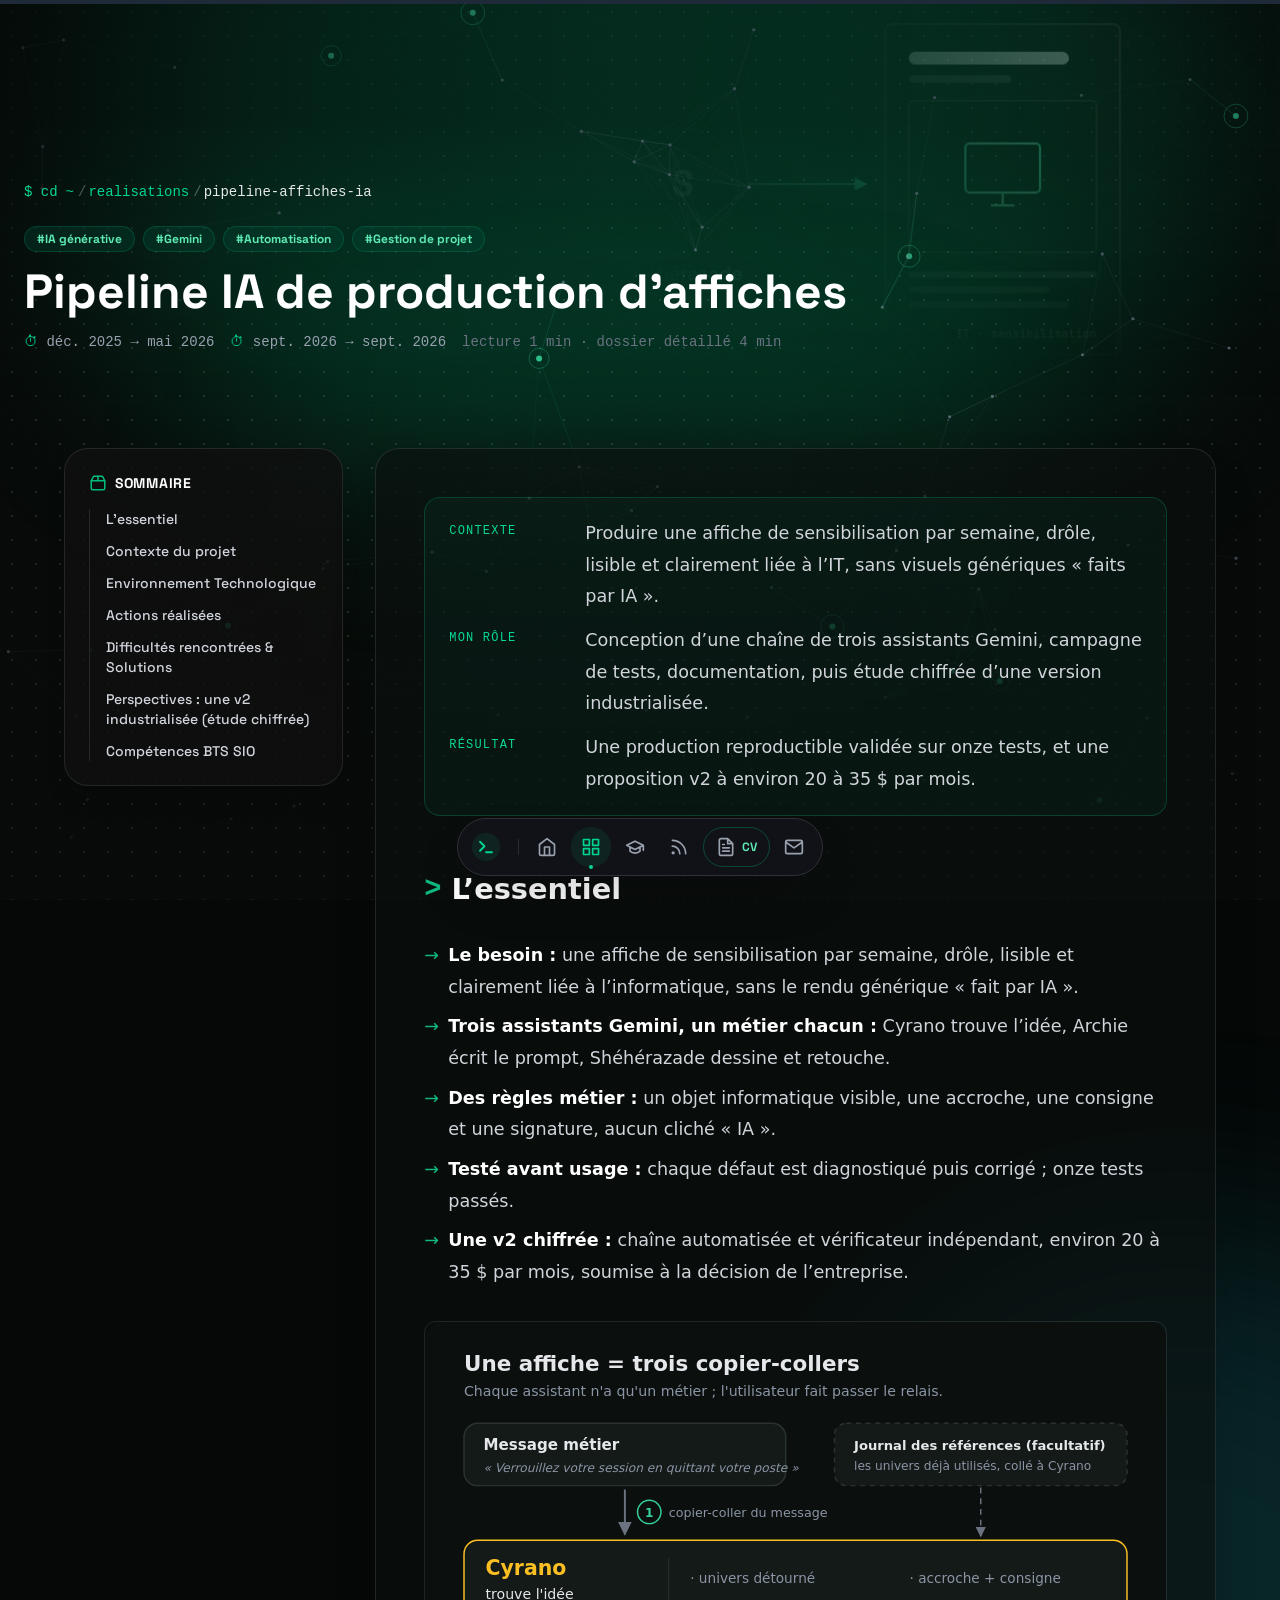
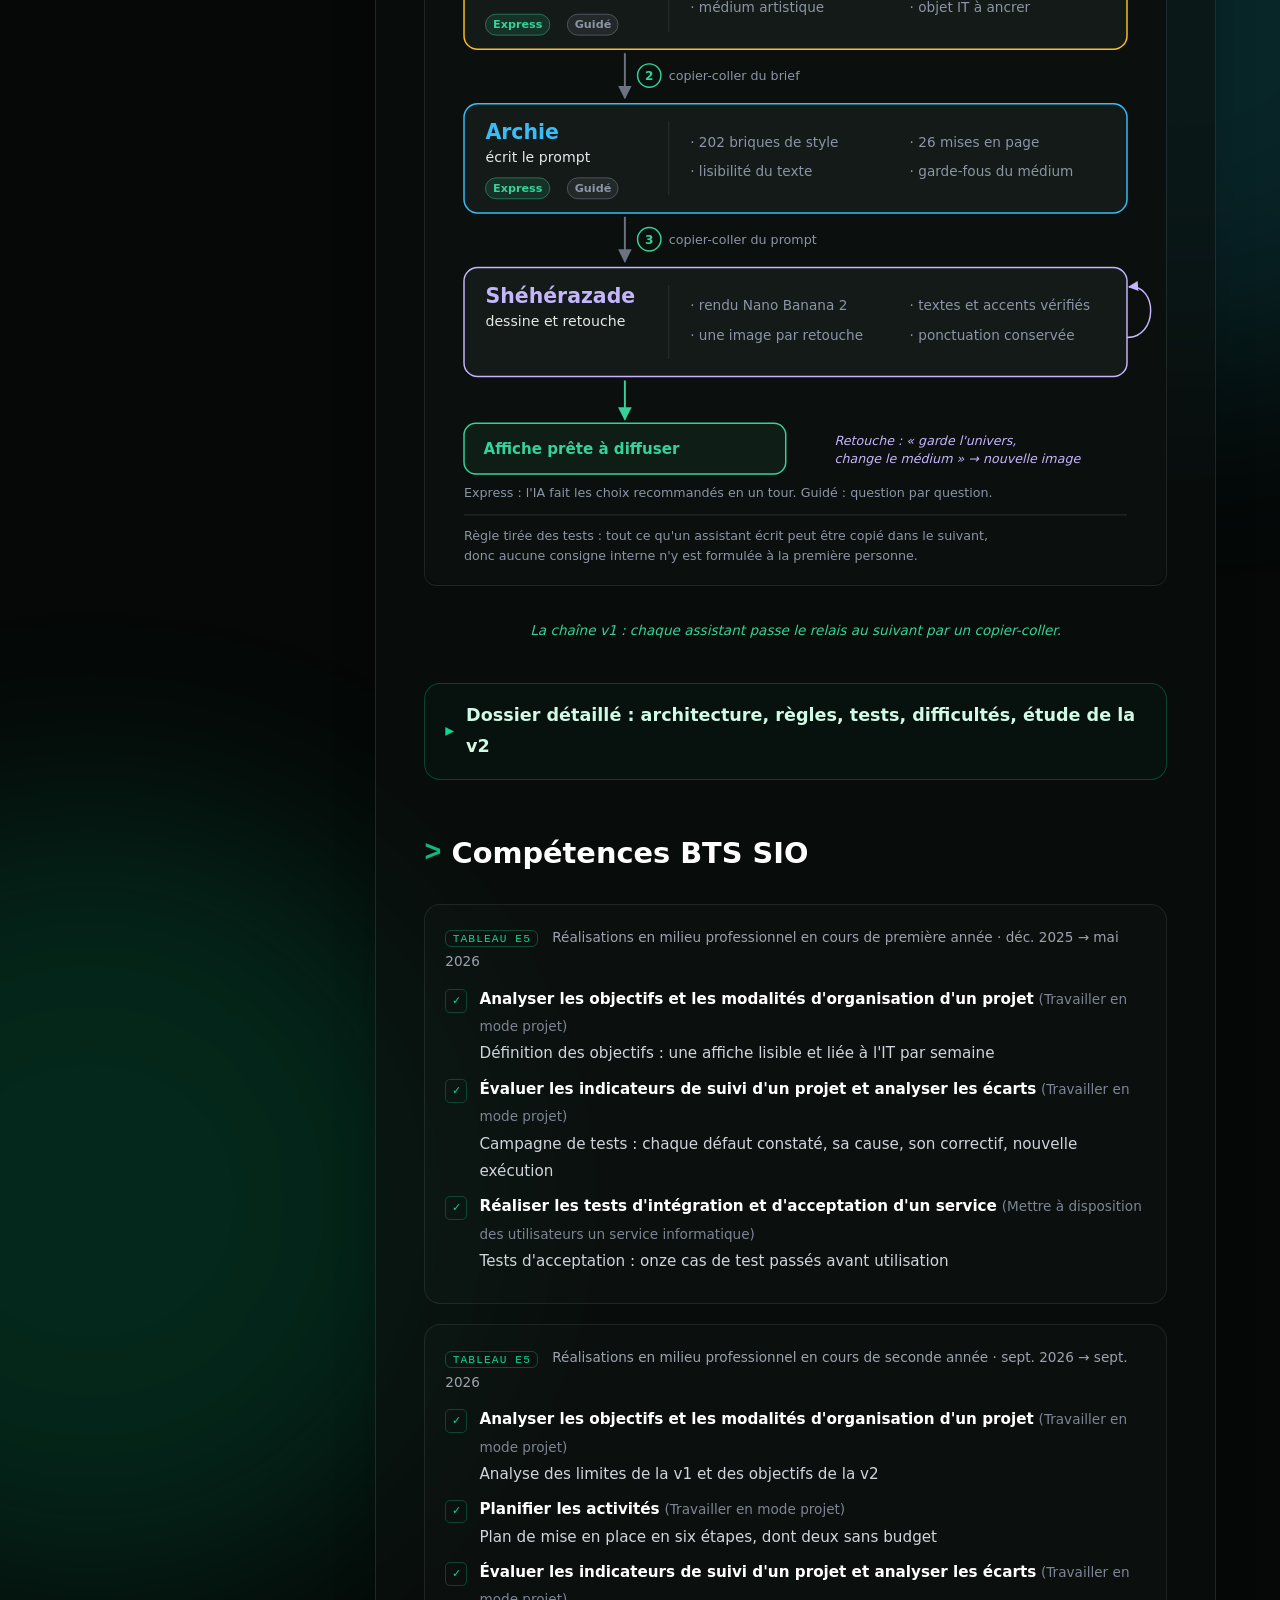
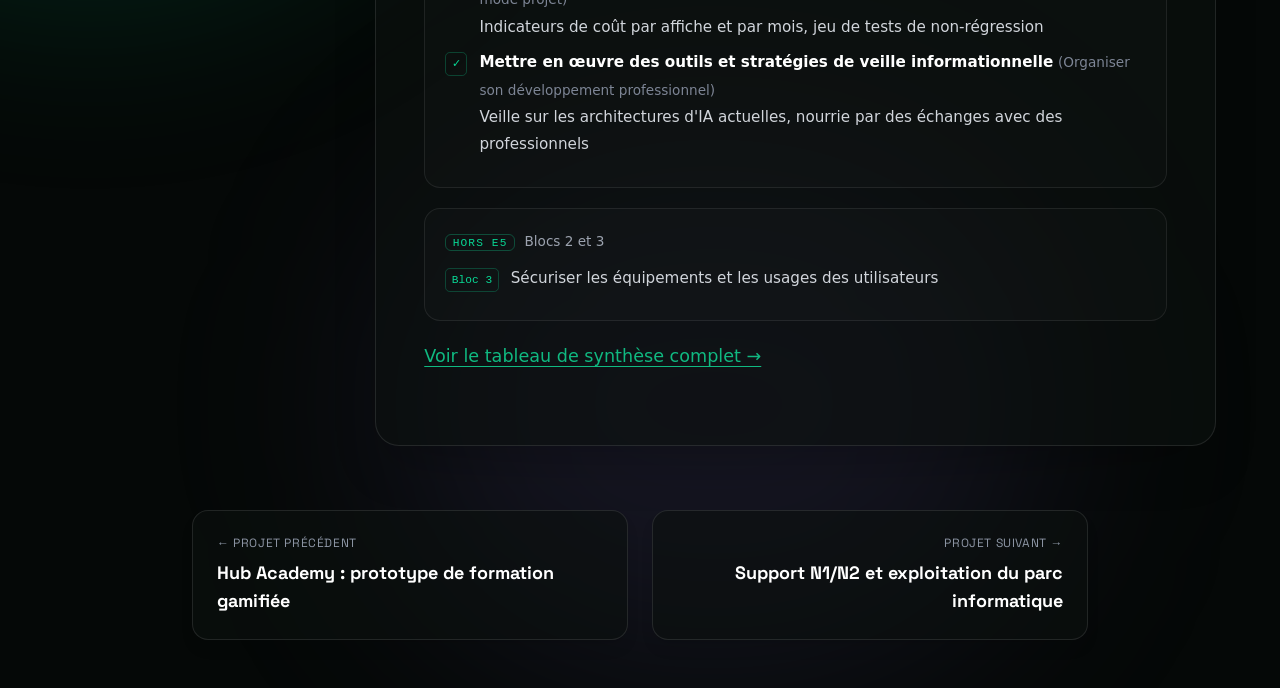
<file: projects/pipeline-affiches-ia/index.html>
<!DOCTYPE html><html lang="fr" class="dark"> <head><meta charset="UTF-8"><meta name="viewport" content="width=device-width"><link rel="icon" type="image/png" href="/favicon.png"><meta name="generator" content="Astro v7.3.5"><meta name="description" content="Conception d'une chaîne de trois assistants Gemini qui transforme un message IT en affiche de sensibilisation, puis étude chiffrée de son industrialisation."><meta name="author" content="Johan Danais"><link rel="canonical" href="https://portfolio.aqualenis.fr/projects/pipeline-affiches-ia/"><meta property="og:type" content="article"><meta property="og:site_name" content="Johan Danais — Portfolio"><meta property="og:locale" content="fr_FR"><meta property="og:url" content="https://portfolio.aqualenis.fr/projects/pipeline-affiches-ia/"><meta property="og:title" content="Pipeline IA de production d'affiches"><meta property="og:description" content="Conception d'une chaîne de trois assistants Gemini qui transforme un message IT en affiche de sensibilisation, puis étude chiffrée de son industrialisation."><meta property="og:image" content="https://portfolio.aqualenis.fr/images/couvertures/pipeline-affiches-ia.png"><meta property="og:image:width" content="1200"><meta property="og:image:height" content="630"><meta name="twitter:card" content="summary_large_image"><meta name="twitter:title" content="Pipeline IA de production d'affiches"><meta name="twitter:description" content="Conception d'une chaîne de trois assistants Gemini qui transforme un message IT en affiche de sensibilisation, puis étude chiffrée de son industrialisation."><meta name="twitter:image" content="https://portfolio.aqualenis.fr/images/couvertures/pipeline-affiches-ia.png"><!-- Police hébergée avec le site (public/fonts) : aucune requête vers
             un service tiers, le site fonctionne hors connexion. --><link rel="preload" href="/fonts/space-grotesk-latin-wght-normal.woff2" as="font" type="font/woff2" crossorigin><title>Pipeline IA de production d&#39;affiches</title><meta name="astro-view-transitions-enabled" content="true"> <meta name="astro-view-transitions-fallback" content="animate"><script type="module" src="/_astro/ClientRouter.astro_astro_type_script_index_0_lang.BsCrBuAq.js"></script><meta http-equiv="content-security-policy" content="default-src 'self';img-src 'self' data:;font-src 'self';connect-src 'self';object-src 'none';base-uri 'self';form-action 'none'; script-src 'self' 'sha256-BF0290pkb3jxQsE7z00xR8Imp8X34FLC88L0lkMnrGw=' 'sha256-QzWFZi+FLIx23tnm9SBU4aEgx4x8DsuASP07mfqol/c=' 'sha256-0chmwFk0zaA528yFfGV7J9ppIpdfTPPULncDF3WG7Zs=' 'sha256-eIXWvAmxkr251LJZkjniEK5LcPF3NkapbJepohwYRIc=' 'sha256-Q2BPg90ZMplYY+FSdApNErhpWafg2hcRRbndmvxuL/Q=' 'sha256-Ya0pUYrC7nM5Cn/056TyVuEiz6dFGrzmkWzgON0pF0U=' 'sha256-SHXg3YtOAVshUMT3f+eElYDgbV0kaujWj8DSaXSS4Vs='; style-src 'self' ; style-src-elem 'self' 'unsafe-inline'; style-src-attr 'unsafe-inline';"><link rel="stylesheet" href="/_astro/Layout.CaSwZXTl.css"><link rel="stylesheet" href="/_astro/_slug_.RT-Z97gE.css"><style>[data-astro-transition-scope="astro-fwkvbled-1"] { view-transition-name: visuel-pipeline-affiches-ia; }@layer astro { ::view-transition-old(visuel-pipeline-affiches-ia) { 
	animation-duration: 180ms;
	animation-timing-function: cubic-bezier(0.76, 0, 0.24, 1);
	animation-fill-mode: both;
	animation-name: astroFadeOut; }::view-transition-new(visuel-pipeline-affiches-ia) { 
	animation-duration: 180ms;
	animation-timing-function: cubic-bezier(0.76, 0, 0.24, 1);
	animation-fill-mode: both;
	animation-name: astroFadeIn; }[data-astro-transition=back]::view-transition-old(visuel-pipeline-affiches-ia) { 
	animation-duration: 180ms;
	animation-timing-function: cubic-bezier(0.76, 0, 0.24, 1);
	animation-fill-mode: both;
	animation-name: astroFadeOut; }[data-astro-transition=back]::view-transition-new(visuel-pipeline-affiches-ia) { 
	animation-duration: 180ms;
	animation-timing-function: cubic-bezier(0.76, 0, 0.24, 1);
	animation-fill-mode: both;
	animation-name: astroFadeIn; } }[data-astro-transition-fallback="old"] [data-astro-transition-scope="astro-fwkvbled-1"],
			[data-astro-transition-fallback="old"][data-astro-transition-scope="astro-fwkvbled-1"] { 
	animation-duration: 180ms;
	animation-timing-function: cubic-bezier(0.76, 0, 0.24, 1);
	animation-fill-mode: both;
	animation-name: astroFadeOut; }[data-astro-transition-fallback="new"] [data-astro-transition-scope="astro-fwkvbled-1"],
			[data-astro-transition-fallback="new"][data-astro-transition-scope="astro-fwkvbled-1"] { 
	animation-duration: 180ms;
	animation-timing-function: cubic-bezier(0.76, 0, 0.24, 1);
	animation-fill-mode: both;
	animation-name: astroFadeIn; }[data-astro-transition=back][data-astro-transition-fallback="old"] [data-astro-transition-scope="astro-fwkvbled-1"],
			[data-astro-transition=back][data-astro-transition-fallback="old"][data-astro-transition-scope="astro-fwkvbled-1"] { 
	animation-duration: 180ms;
	animation-timing-function: cubic-bezier(0.76, 0, 0.24, 1);
	animation-fill-mode: both;
	animation-name: astroFadeOut; }[data-astro-transition=back][data-astro-transition-fallback="new"] [data-astro-transition-scope="astro-fwkvbled-1"],
			[data-astro-transition=back][data-astro-transition-fallback="new"][data-astro-transition-scope="astro-fwkvbled-1"] { 
	animation-duration: 180ms;
	animation-timing-function: cubic-bezier(0.76, 0, 0.24, 1);
	animation-fill-mode: both;
	animation-name: astroFadeIn; }</style><style>[data-astro-transition-scope="astro-5buac6qq-2"] { view-transition-name: titre-pipeline-affiches-ia; }@layer astro { ::view-transition-old(titre-pipeline-affiches-ia) { 
	animation-duration: 180ms;
	animation-timing-function: cubic-bezier(0.76, 0, 0.24, 1);
	animation-fill-mode: both;
	animation-name: astroFadeOut; }::view-transition-new(titre-pipeline-affiches-ia) { 
	animation-duration: 180ms;
	animation-timing-function: cubic-bezier(0.76, 0, 0.24, 1);
	animation-fill-mode: both;
	animation-name: astroFadeIn; }[data-astro-transition=back]::view-transition-old(titre-pipeline-affiches-ia) { 
	animation-duration: 180ms;
	animation-timing-function: cubic-bezier(0.76, 0, 0.24, 1);
	animation-fill-mode: both;
	animation-name: astroFadeOut; }[data-astro-transition=back]::view-transition-new(titre-pipeline-affiches-ia) { 
	animation-duration: 180ms;
	animation-timing-function: cubic-bezier(0.76, 0, 0.24, 1);
	animation-fill-mode: both;
	animation-name: astroFadeIn; } }[data-astro-transition-fallback="old"] [data-astro-transition-scope="astro-5buac6qq-2"],
			[data-astro-transition-fallback="old"][data-astro-transition-scope="astro-5buac6qq-2"] { 
	animation-duration: 180ms;
	animation-timing-function: cubic-bezier(0.76, 0, 0.24, 1);
	animation-fill-mode: both;
	animation-name: astroFadeOut; }[data-astro-transition-fallback="new"] [data-astro-transition-scope="astro-5buac6qq-2"],
			[data-astro-transition-fallback="new"][data-astro-transition-scope="astro-5buac6qq-2"] { 
	animation-duration: 180ms;
	animation-timing-function: cubic-bezier(0.76, 0, 0.24, 1);
	animation-fill-mode: both;
	animation-name: astroFadeIn; }[data-astro-transition=back][data-astro-transition-fallback="old"] [data-astro-transition-scope="astro-5buac6qq-2"],
			[data-astro-transition=back][data-astro-transition-fallback="old"][data-astro-transition-scope="astro-5buac6qq-2"] { 
	animation-duration: 180ms;
	animation-timing-function: cubic-bezier(0.76, 0, 0.24, 1);
	animation-fill-mode: both;
	animation-name: astroFadeOut; }[data-astro-transition=back][data-astro-transition-fallback="new"] [data-astro-transition-scope="astro-5buac6qq-2"],
			[data-astro-transition=back][data-astro-transition-fallback="new"][data-astro-transition-scope="astro-5buac6qq-2"] { 
	animation-duration: 180ms;
	animation-timing-function: cubic-bezier(0.76, 0, 0.24, 1);
	animation-fill-mode: both;
	animation-name: astroFadeIn; }</style></head> <!-- Le fond animé (#fond-vivant) est calé sur le body : rien ne doit dépasser
	     sous le body, sinon le bas de page apparaît sans fond. flow-root y contient
	     les marges des enfants ; un élément « fixed » placé dans un bloc animé
	     (transform) dépasserait aussi : voir l'infobulle de l'accueil. --> <body class="relative flow-root bg-void text-white font-['Space_Grotesk'] antialiased min-h-screen selection:bg-emerald-500 selection:text-black overflow-x-hidden"> <div data-astro-transition-persist="fond" id="fond-vivant" aria-hidden="true"> <div class="fond-points"></div> <div class="fond-grain"></div> <div class="fond-halos"> <div class="halo halo-emeraude" style="--k:.35; top:-220px; left:calc(50% - 560px); width:1120px; height:640px"></div> <div class="halo halo-cyan" style="--k:.2; top:32%; right:-260px; width:720px; height:720px"></div> <div class="halo halo-emeraude halo-doux" style="--k:.28; top:62%; left:-300px; width:780px; height:780px"></div> <div class="halo halo-violet" style="--k:.15; top:86%; left:30%; width:660px; height:520px"></div> </div> <canvas id="reseau"></canvas> <div id="lueur-souris"></div> </div><script type="module" src="/_astro/FondVivant.astro_astro_type_script_index_0_lang.5u0arES_.js"></script>  <div class="fixed top-0 left-0 w-full h-1 z-50 bg-gray-800 print:hidden"> <div id="progress-bar" class="h-full bg-emerald-500 origin-left scale-x-0 transition-transform duration-100 ease-out"></div> </div> <header class="relative w-full h-[400px] overflow-hidden print:h-auto print:overflow-visible">  <div class="absolute inset-0 print:hidden"> <img data-astro-transition-scope="astro-fwkvbled-1" src="/images/couvertures/pipeline-affiches-ia.webp" alt="" class="masque-entete w-full h-full object-cover opacity-40"> <div class="absolute inset-0 bg-linear-to-r from-void/70 to-transparent [mask-image:linear-gradient(to_bottom,black_30%,transparent)]"></div> </div> <div class="absolute bottom-0 left-0 w-full max-w-4xl mx-auto px-6 pb-12 z-10 print:static print:px-0 print:pb-4"> <nav aria-label="Fil d'Ariane" class="font-mono text-sm mb-6"> <ol class="flex flex-wrap items-center gap-x-0.5 text-muted"> <li class="flex items-center"> <span class="text-glow mr-2 select-none" aria-hidden="true">$ cd</span> <a href="/" class="text-emerald-400 hover:text-white transition rounded-sm focus-visible:outline-hidden focus-visible:ring-2 focus-visible:ring-emerald-500" aria-label="Accueil">~</a> </li> <li class="flex items-center"> <span class="px-0.5 text-white/30" aria-hidden="true">/</span> <a href="/#projects" class="text-emerald-400 hover:text-white transition rounded-sm focus-visible:outline-hidden focus-visible:ring-2 focus-visible:ring-emerald-500"> realisations </a> </li><li class="flex items-center"> <span class="px-0.5 text-white/30" aria-hidden="true">/</span> <span class="text-gray-200" aria-current="page">pipeline-affiches-ia</span> </li> </ol> </nav> <div class="flex gap-2 mb-4"> <span class="px-3 py-1 text-xs font-bold text-emerald-300 bg-emerald-900/30 border border-emerald-500/20 rounded-full">
#IA générative </span><span class="px-3 py-1 text-xs font-bold text-emerald-300 bg-emerald-900/30 border border-emerald-500/20 rounded-full">
#Gemini </span><span class="px-3 py-1 text-xs font-bold text-emerald-300 bg-emerald-900/30 border border-emerald-500/20 rounded-full">
#Automatisation </span><span class="px-3 py-1 text-xs font-bold text-emerald-300 bg-emerald-900/30 border border-emerald-500/20 rounded-full">
#Gestion de projet </span> </div> <h1 data-astro-transition-scope="astro-5buac6qq-2" class="text-4xl md:text-5xl font-bold text-white mb-2 leading-tight md:leading-none"> Pipeline IA de production d&#39;affiches </h1> <p class="text-gray-400 flex flex-wrap items-center gap-x-4 gap-y-1 mt-4 font-mono text-sm"> <span><span class="text-emerald-400">⏱</span> déc. 2025 → mai 2026</span><span><span class="text-emerald-400">⏱</span> sept. 2026 → sept. 2026</span> <span class="text-gray-500">
lecture 1 min · dossier détaillé 4 min </span> </p> </div> </header> <main class="min-h-screen px-4 sm:px-6 py-12 relative"> <div class="absolute top-0 left-1/2 -translate-x-1/2 w-full max-w-2xl h-64 bg-emerald-500/5 blur-[120px] pointer-events-none z-0"></div> <div class="max-w-6xl mx-auto flex flex-col lg:flex-row gap-8 relative z-10 print:block"> <aside class="hidden lg:block lg:w-1/4 print:hidden"> <div class="sticky top-24 bg-[#0f0f0f]/80 backdrop-blur-md border border-white/10 p-6 rounded-3xl shadow-xl"> <h2 class="text-white font-bold mb-4 flex items-center gap-2 uppercase tracking-wider text-sm"> <svg xmlns="http://www.w3.org/2000/svg" width="18" height="18" viewBox="0 0 24 24" fill="none" stroke="currentColor" stroke-width="2" stroke-linecap="round" stroke-linejoin="round" class="text-emerald-500"><path d="M3 9h18v10a2 2 0 0 1-2 2H5a2 2 0 0 1-2-2V9Z"></path><path d="m3 9 2.45-4.9A2 2 0 0 1 7.24 3h9.52a2 2 0 0 1 1.8 1.1L21 9"></path><path d="M12 3v6"></path></svg>
Sommaire
</h2> <ul class="space-y-3 border-l border-white/10 pl-4"> <li> <a href="#lessentiel" class="block transition-colors hover:text-emerald-400 text-sm text-gray-300 font-medium"> L’essentiel </a> </li><li> <a href="#contexte-du-projet" class="block transition-colors hover:text-emerald-400 text-sm text-gray-300 font-medium"> Contexte du projet </a> </li><li> <a href="#environnement-technologique" class="block transition-colors hover:text-emerald-400 text-sm text-gray-300 font-medium"> Environnement Technologique </a> </li><li> <a href="#actions-réalisées" class="block transition-colors hover:text-emerald-400 text-sm text-gray-300 font-medium"> Actions réalisées </a> </li><li> <a href="#difficultés-rencontrées--solutions" class="block transition-colors hover:text-emerald-400 text-sm text-gray-300 font-medium"> Difficultés rencontrées &amp; Solutions </a> </li><li> <a href="#perspectives--une-v2-industrialisée-étude-chiffrée" class="block transition-colors hover:text-emerald-400 text-sm text-gray-300 font-medium"> Perspectives : une v2 industrialisée (étude chiffrée) </a> </li><li> <a href="#competences-bts-sio" class="block transition-colors hover:text-emerald-400 text-sm text-gray-300 font-medium"> Compétences BTS SIO </a> </li> </ul> </div> </aside> <article class="w-full lg:w-3/4 print:w-full prose-content relative card p-5 sm:p-8 md:p-12 surface border border-white/10 rounded-3xl shadow-2xl"> <div class="en-bref">
<p><span>Contexte</span>Produire une affiche de sensibilisation par semaine, drôle, lisible et clairement liée à l’IT, sans visuels génériques « faits par IA ».</p>
<p><span>Mon rôle</span>Conception d’une chaîne de trois assistants Gemini, campagne de tests, documentation, puis étude chiffrée d’une version industrialisée.</p>
<p><span>Résultat</span>Une production reproductible validée sur onze tests, et une proposition v2 à environ 20 à 35 $ par mois.</p>
</div>
<h2 id="lessentiel">L’essentiel</h2>
<ul>
<li><strong>Le besoin :</strong> une affiche de sensibilisation par semaine, drôle, lisible et clairement liée à l’informatique, sans le rendu générique « fait par IA ».</li>
<li><strong>Trois assistants Gemini, un métier chacun :</strong> Cyrano trouve l’idée, Archie écrit le prompt, Shéhérazade dessine et retouche.</li>
<li><strong>Des règles métier :</strong> un objet informatique visible, une accroche, une consigne et une signature, aucun cliché « IA ».</li>
<li><strong>Testé avant usage :</strong> chaque défaut est diagnostiqué puis corrigé ; onze tests passés.</li>
<li><strong>Une v2 chiffrée :</strong> chaîne automatisée et vérificateur indépendant, environ 20 à 35 $ par mois, soumise à la décision de l’entreprise.</li>
</ul>
<figure class="capture">
<a href="/images/pipeline/chaine-v1.svg" target="_blank" rel="noopener" title="Ouvrir le schéma en grand"><img src="/images/pipeline/chaine-v1.svg" alt="Schéma de la chaîne : message métier, Cyrano, Archie, Shéhérazade, affiche, avec trois copier-collers numérotés" loading="lazy" decoding="async" /></a>
<figcaption>La chaîne v1 : chaque assistant passe le relais au suivant par un copier-coller.</figcaption>
</figure>
<details class="dossier">
<summary>Dossier détaillé : architecture, règles, tests, difficultés, étude de la v2</summary>
<h2 id="contexte-du-projet">Contexte du projet</h2>
<p>Les affiches de la campagne <a href="/projects/cyber-sensibilisation">Sensibilisation Cyber &amp; Hygiène Numérique</a> ne sortent pas d’un simple prompt. Pour tenir le rythme d’une affiche par semaine, j’ai construit une <strong>chaîne de production</strong> : un collègue doit pouvoir écrire « verrouillez votre session en quittant votre poste » et obtenir une affiche drôle, lisible, en français correct et clairement reliée à l’informatique.</p>
<p><strong>Chronologie :</strong> conception et mise au point de la v1 de décembre 2025 à mai 2026 ; étude d’une v2 en septembre 2026, après des échanges avec des professionnels sur les architectures d’IA actuelles.</p>
<h2 id="environnement-technologique">Environnement Technologique</h2>
<ul>
<li><strong>Assistants :</strong> Gemini Gems (instructions et fichiers de connaissances)</li>
<li><strong>Génération d’images :</strong> Nano Banana 2</li>
<li><strong>Connaissances :</strong> Google Drive (fichiers liés aux Gems, versions gérées)</li>
<li><strong>Documentation :</strong> README utilisateur, schéma d’architecture, document d’étude v2</li>
<li><strong>Étude d’évolution :</strong> API Gemini, Google Cloud Run, Google Sheets</li>
</ul>
<h2 id="actions-réalisées">Actions réalisées</h2>
<h3 id="1-une-chaîne-de-trois-assistants">1. Une chaîne de trois assistants</h3>
<p>Le projet a commencé avec <strong>Archie</strong> seul, un compilateur de prompts appuyé sur 202 « briques » de style et 26 mises en page. La qualité d’image ne suffisait pas : il manquait un <strong>concept</strong> et un <strong>message</strong>. J’ai donc ajouté <strong>Cyrano</strong> en amont, et confié le rendu et les retouches à <strong>Shéhérazade</strong> (schéma ci-dessus). Deux modes sur chaque assistant de conception : <em>Express</em>, où l’IA fait les choix recommandés en un tour, et <em>Guidé</em>, question par question.</p>
<h3 id="2-des-règles-métier-propres-à-la-communication-it">2. Des règles métier propres à la communication IT</h3>
<figure class="capture">
<a href="/images/pipeline/anatomie-affiche.svg" target="_blank" rel="noopener" title="Ouvrir le schéma en grand"><img src="/images/pipeline/anatomie-affiche.svg" alt="Maquette d'affiche en quatre zones numérotées : accroche et mini-titre, scène avec objet informatique, consigne, signature ; liste des interdits" loading="lazy" decoding="async" /></a>
<figcaption>Chaque affiche respecte la même structure. Exemple réel : « Mon précieux… », pour « ne partagez jamais vos identifiants ».</figcaption>
</figure>
<h3 id="3-une-campagne-de-tests-structurée">3. Une campagne de tests structurée</h3>
<figure class="capture">
<a href="/images/pipeline/methode-tests.svg" target="_blank" rel="noopener" title="Ouvrir le schéma en grand"><img src="/images/pipeline/methode-tests.svg" alt="Boucle tester, constater, trouver la cause, corriger ; liste des correctifs du jour 1 ; onze tests réussis le jour 2" loading="lazy" decoding="async" /></a>
<figcaption>Pas de correction au hasard : chaque défaut est reproduit, expliqué, corrigé, puis retesté.</figcaption>
</figure>
<h3 id="4-une-documentation-pour-partager-loutil">4. Une documentation pour partager l’outil</h3>
<p>Un <strong>README utilisateur</strong> (installation des trois assistants, parcours en trois copier-collers, retouches, dépannage) et le schéma d’architecture, pour que d’autres collaborateurs puissent utiliser la chaîne sans moi. Le partage à l’équipe est la prochaine étape.</p>
<h2 id="difficultés-rencontrées--solutions">Difficultés rencontrées &amp; Solutions</h2>
<table>
<thead>
<tr>
<th>Problème constaté</th>
<th>Cause identifiée</th>
<th>Solution</th>
</tr>
</thead>
<tbody>
<tr>
<td>Shéhérazade affichait « rendu terminé » sans produire d’image</td>
<td>Une phrase « Je ne génère pas d’images » écrite par Archie était copiée avec le prompt, et lue comme une consigne</td>
<td>Aucune note à la 1ʳᵉ personne dans une sortie destinée à être copiée ; zones à copier délimitées</td>
</tr>
<tr>
<td>Des <code>[cite: 1]</code> et des morceaux de prompt peints dans l’image</td>
<td>Citations automatiques de Gemini et étiquettes techniques lues comme du texte à dessiner</td>
<td>Citations désactivées à la source ; prompt réécrit en phrases avant le rendu</td>
</tr>
<tr>
<td>« pas even » au lieu de « pas même »</td>
<td>Prompt en anglais contenant des phrases françaises : le moteur traduisait les mots courts</td>
<td>Garde « reproduire caractère par caractère », rattachée à chaque appel</td>
</tr>
<tr>
<td>Toujours les mêmes références culturelles</td>
<td>Un Gem n’a aucune mémoire d’une session à l’autre</td>
<td>Journal externe des références utilisées, trois pistes de registres différents</td>
</tr>
<tr>
<td>L’auto-évaluation de Shéhérazade ne repérait aucun défaut réel</td>
<td>Un modèle qui note sa propre copie se donne toujours la moyenne</td>
<td>Audit supprimé ; contrôle humain, puis vérificateur indépendant prévu en v2</td>
</tr>
<tr>
<td>Fichier de connaissances d’Archie (plus de 230 Ko) impossible à téléverser</td>
<td>Limite de l’interface Gemini</td>
<td>Découpage en 5 fichiers thématiques, vérifié sans perte</td>
</tr>
</tbody>
</table>
<p><strong>Leçon retenue :</strong> les plus gros bugs ne venaient pas d’une règle manquante, mais de deux règles en conflit.</p>
<h2 id="perspectives--une-v2-industrialisée-étude-chiffrée">Perspectives : une v2 industrialisée (étude chiffrée)</h2>
<p>La v1 a atteint son plafond : trois copier-coller par affiche, et l’utilisateur reste le seul contrôleur qualité. J’ai rédigé une proposition d’architecture, soumise à la décision de l’entreprise.</p>
<figure class="capture">
<a href="/images/pipeline/architecture-v2.svg" target="_blank" rel="noopener" title="Ouvrir le schéma en grand"><img src="/images/pipeline/architecture-v2.svg" alt="Architecture v2 : orchestrateur Cloud Run enchaînant les trois agents, vérificateur indépendant, boucle d'amélioration trace, agent, jeu de tests, validateur" loading="lazy" decoding="async" /></a>
<figcaption>La v2 : les agents s'enchaînent seuls, un vérificateur contrôle chaque affiche, et toute amélioration passe par les tests et un humain.</figcaption>
</figure>
<p><strong>Une mise à jour technique :</strong> Archie a été pensé pour les générateurs de 2022-2024, pilotés par mots-clés. Sa connaissance serait réécrite en langage naturel, et les campagnes utiliseraient des images de référence pour l’unité de style.</p>
<p><strong>Budget estimé</strong> (tarifs publiés en septembre 2026) :</p>
<table>
<thead>
<tr>
<th>Poste</th>
<th>Estimation</th>
</tr>
</thead>
<tbody>
<tr>
<td>Une affiche (texte + image + 2 retouches + vérifications)</td>
<td>~0,65 $</td>
</tr>
<tr>
<td>Un mois type (20 affiches + amélioration hebdomadaire)</td>
<td>20 à 35 $</td>
</tr>
<tr>
<td>Jeu de tests initial (une fois)</td>
<td>15 à 20 $</td>
</tr>
</tbody>
</table>
<p><strong>Garde-fous :</strong> plafond de dépenses, limite d’essais, mise en cache des connaissances. L’offre gratuite de l’API est écartée car Google peut y réutiliser les données envoyées, ce qui ne convient pas à des contenus internes. Les deux premières étapes (jeu de tests, version d’Archie en langage naturel) ne demandent ni API ni budget.</p>
</details>
 <section class="competences-article"> <h2 id="competences-bts-sio">Compétences BTS SIO</h2> <div class="ligne-e5"> <p class="ligne-e5-titre"> <span>Tableau E5</span> Réalisations en milieu professionnel en cours de première année · déc. 2025 → mai 2026 </p> <ul> <li> <span class="ligne-e5-id" aria-hidden="true">✓</span> <span> <strong>Analyser les objectifs et les modalités d&#39;organisation d&#39;un projet</strong> <span class="ligne-e5-comp"> (Travailler en mode projet)</span> <br> Définition des objectifs : une affiche lisible et liée à l&#39;IT par semaine </span> </li><li> <span class="ligne-e5-id" aria-hidden="true">✓</span> <span> <strong>Évaluer les indicateurs de suivi d&#39;un projet et analyser les écarts</strong> <span class="ligne-e5-comp"> (Travailler en mode projet)</span> <br> Campagne de tests : chaque défaut constaté, sa cause, son correctif, nouvelle exécution </span> </li><li> <span class="ligne-e5-id" aria-hidden="true">✓</span> <span> <strong>Réaliser les tests d&#39;intégration et d&#39;acceptation d&#39;un service</strong> <span class="ligne-e5-comp"> (Mettre à disposition des utilisateurs un service informatique)</span> <br> Tests d&#39;acceptation : onze cas de test passés avant utilisation </span> </li> </ul> </div><div class="ligne-e5"> <p class="ligne-e5-titre"> <span>Tableau E5</span> Réalisations en milieu professionnel en cours de seconde année · sept. 2026 → sept. 2026 </p> <ul> <li> <span class="ligne-e5-id" aria-hidden="true">✓</span> <span> <strong>Analyser les objectifs et les modalités d&#39;organisation d&#39;un projet</strong> <span class="ligne-e5-comp"> (Travailler en mode projet)</span> <br> Analyse des limites de la v1 et des objectifs de la v2 </span> </li><li> <span class="ligne-e5-id" aria-hidden="true">✓</span> <span> <strong>Planifier les activités</strong> <span class="ligne-e5-comp"> (Travailler en mode projet)</span> <br> Plan de mise en place en six étapes, dont deux sans budget </span> </li><li> <span class="ligne-e5-id" aria-hidden="true">✓</span> <span> <strong>Évaluer les indicateurs de suivi d&#39;un projet et analyser les écarts</strong> <span class="ligne-e5-comp"> (Travailler en mode projet)</span> <br> Indicateurs de coût par affiche et par mois, jeu de tests de non-régression </span> </li><li> <span class="ligne-e5-id" aria-hidden="true">✓</span> <span> <strong>Mettre en œuvre des outils et stratégies de veille informationnelle</strong> <span class="ligne-e5-comp"> (Organiser son développement professionnel)</span> <br> Veille sur les architectures d&#39;IA actuelles, nourrie par des échanges avec des professionnels </span> </li> </ul> </div> <div class="ligne-e5"> <p class="ligne-e5-titre"><span>Hors E5</span>Blocs 2 et 3</p> <ul> <li> <span class="ligne-e5-id">Bloc 3</span> <span>Sécuriser les équipements et les usages des utilisateurs</span> </li> </ul> </div> <p><a href="/competences">Voir le tableau de synthèse complet →</a></p> </section> </article> </div> <div class="max-w-4xl mx-auto mt-16 grid grid-cols-1 md:grid-cols-2 gap-6 relative z-10 print:hidden"> <a href="/projects/hub-academy" class="group card p-6 surface border border-white/10 rounded-2xl shadow-lg transition-colors flex flex-col items-start text-left cursor-pointer"> <span class="text-xs text-muted uppercase tracking-wider mb-2 group-hover:text-emerald-400 transition-colors">
← Projet Précédent
</span> <span class="text-white font-bold text-lg line-clamp-2 group-hover:text-emerald-300 transition-colors"> Hub Academy : prototype de formation gamifiée </span> </a> <a href="/projects/support-exploitation" class="group card p-6 surface border border-white/10 rounded-2xl shadow-lg transition-colors flex flex-col items-end text-right cursor-pointer"> <span class="text-xs text-muted uppercase tracking-wider mb-2 group-hover:text-emerald-400 transition-colors">
Projet Suivant →
</span> <span class="text-white font-bold text-lg line-clamp-2 group-hover:text-emerald-300 transition-colors"> Support N1/N2 et exploitation du parc informatique </span> </a> </div> </main>   <nav class="fixed bottom-6 left-1/2 -translate-x-1/2 z-50 print:hidden" aria-label="Navigation principale"> <div class="flex items-center gap-1 sm:gap-2 px-1.5 sm:px-2 py-1.5 sm:py-2 rounded-full bg-[#13151a]/85 backdrop-blur-md border border-[#2d3039] shadow-2xl">  <button type="button" data-ouvrir-palette aria-label="Ouvrir la palette de commandes (Ctrl+K)" title="Palette de commandes — Ctrl+K" class="group/pal relative flex h-10 w-10 shrink-0 items-center justify-center rounded-full text-emerald-400 hover:bg-emerald-500/10 transition focus-visible:outline-hidden focus-visible:ring-2 focus-visible:ring-emerald-500"> <span class="absolute inset-1.5 rounded-full bg-emerald-500/10 animate-pulse" aria-hidden="true"></span> <svg xmlns="http://www.w3.org/2000/svg" width="18" height="18" viewBox="0 0 24 24" fill="none" stroke="currentColor" stroke-width="2.4" stroke-linecap="round" stroke-linejoin="round" class="relative" aria-hidden="true"><polyline points="4 17 10 11 4 5"></polyline><line x1="12" y1="19" x2="20" y2="19"></line></svg> <span class="absolute -top-10 left-1/2 -translate-x-1/2 px-2 py-1 bg-[#13151a] border border-[#2d3039] rounded-sm text-[10px] text-white opacity-0 group-hover/pal:opacity-100 group-focus-visible/pal:opacity-100 transition-opacity pointer-events-none whitespace-nowrap shadow-xl">
Palette · Ctrl K
</span> </button> <div class="flex items-center gap-1"> <div class="h-4 w-px bg-white/10 mx-1"></div> <a href="/" class="relative flex items-center justify-center h-10 rounded-full transition-colors duration-200 shrink-0 group/icon focus-visible:outline-hidden focus-visible:ring-2 focus-visible:ring-emerald-500 focus-visible:text-white w-10 text-gray-400 hover:text-white hover:bg-white/10" aria-label="Home" target="_self"> <svg xmlns="http://www.w3.org/2000/svg" width="20" height="20" viewBox="0 0 24 24" fill="none" stroke="currentColor" stroke-width="2" stroke-linecap="round" stroke-linejoin="round" class="transition-transform duration-200 group-hover/icon:scale-110"> <path d="M3 9l9-7 9 7v11a2 2 0 0 1-2 2H5a2 2 0 0 1-2-2z M9 22V12h6v10"></path> </svg>   <span class="absolute -top-10 left-1/2 -translate-x-1/2 px-2 py-1 bg-[#13151a] border border-[#2d3039] rounded-sm text-[10px] text-white opacity-0 group-hover/icon:opacity-100 group-focus-visible/icon:opacity-100 transition-opacity pointer-events-none whitespace-nowrap shadow-xl"> Home </span> </a><a href="/#projects" class="relative flex items-center justify-center h-10 rounded-full transition-colors duration-200 shrink-0 group/icon focus-visible:outline-hidden focus-visible:ring-2 focus-visible:ring-emerald-500 focus-visible:text-white w-10 text-emerald-400 bg-emerald-500/10" aria-label="Projets" aria-current="page" target="_self"> <svg xmlns="http://www.w3.org/2000/svg" width="20" height="20" viewBox="0 0 24 24" fill="none" stroke="currentColor" stroke-width="2" stroke-linecap="round" stroke-linejoin="round" class="transition-transform duration-200 group-hover/icon:scale-110"> <path d="M3 3h7v7H3z M14 3h7v7h-7z M3 14h7v7H3z M14 14h7v7h-7z"></path> </svg>  <span class="absolute -bottom-0.5 left-1/2 -translate-x-1/2 h-1 w-1 rounded-full bg-emerald-400" aria-hidden="true"></span> <span class="absolute -top-10 left-1/2 -translate-x-1/2 px-2 py-1 bg-[#13151a] border border-[#2d3039] rounded-sm text-[10px] text-white opacity-0 group-hover/icon:opacity-100 group-focus-visible/icon:opacity-100 transition-opacity pointer-events-none whitespace-nowrap shadow-xl"> Projets </span> </a><a href="/competences" class="relative flex items-center justify-center h-10 rounded-full transition-colors duration-200 shrink-0 group/icon focus-visible:outline-hidden focus-visible:ring-2 focus-visible:ring-emerald-500 focus-visible:text-white w-10 text-gray-400 hover:text-white hover:bg-white/10" aria-label="Compétences" target="_self"> <svg xmlns="http://www.w3.org/2000/svg" width="20" height="20" viewBox="0 0 24 24" fill="none" stroke="currentColor" stroke-width="2" stroke-linecap="round" stroke-linejoin="round" class="transition-transform duration-200 group-hover/icon:scale-110"> <path d="M22 10v6M2 10l10-5 10 5-10 5z M6 12v5c3 3 9 3 12 0v-5"></path> </svg>   <span class="absolute -top-10 left-1/2 -translate-x-1/2 px-2 py-1 bg-[#13151a] border border-[#2d3039] rounded-sm text-[10px] text-white opacity-0 group-hover/icon:opacity-100 group-focus-visible/icon:opacity-100 transition-opacity pointer-events-none whitespace-nowrap shadow-xl"> Compétences </span> </a><a href="/veille" class="relative flex items-center justify-center h-10 rounded-full transition-colors duration-200 shrink-0 group/icon focus-visible:outline-hidden focus-visible:ring-2 focus-visible:ring-emerald-500 focus-visible:text-white w-10 text-gray-400 hover:text-white hover:bg-white/10" aria-label="Veille" target="_self"> <svg xmlns="http://www.w3.org/2000/svg" width="20" height="20" viewBox="0 0 24 24" fill="none" stroke="currentColor" stroke-width="2" stroke-linecap="round" stroke-linejoin="round" class="transition-transform duration-200 group-hover/icon:scale-110"> <path d="M4 11a9 9 0 0 1 9 9 M4 4a16 16 0 0 1 16 16 M5 20a1 1 0 1 0 0-2 1 1 0 0 0 0 2"></path> </svg>   <span class="absolute -top-10 left-1/2 -translate-x-1/2 px-2 py-1 bg-[#13151a] border border-[#2d3039] rounded-sm text-[10px] text-white opacity-0 group-hover/icon:opacity-100 group-focus-visible/icon:opacity-100 transition-opacity pointer-events-none whitespace-nowrap shadow-xl"> Veille </span> </a><a href="/mon_cv.pdf" class="relative flex items-center justify-center h-10 rounded-full transition-colors duration-200 shrink-0 group/icon focus-visible:outline-hidden focus-visible:ring-2 focus-visible:ring-emerald-500 focus-visible:text-white gap-1.5 px-3 border border-emerald-500/30 text-gray-400 hover:text-white hover:bg-white/10" aria-label="CV" target="_blank" rel="noopener"> <svg xmlns="http://www.w3.org/2000/svg" width="20" height="20" viewBox="0 0 24 24" fill="none" stroke="currentColor" stroke-width="2" stroke-linecap="round" stroke-linejoin="round" class="transition-transform duration-200 group-hover/icon:scale-110"> <path d="M14 2H6a2 2 0 0 0-2 2v16a2 2 0 0 0 2 2h12a2 2 0 0 0 2-2V8z M14 2v6h6 M16 13H8 M16 17H8 M10 9H8"></path> </svg> <span class="text-xs font-bold text-emerald-300" aria-hidden="true">CV</span>  <span class="absolute -top-10 left-1/2 -translate-x-1/2 px-2 py-1 bg-[#13151a] border border-[#2d3039] rounded-sm text-[10px] text-white opacity-0 group-hover/icon:opacity-100 group-focus-visible/icon:opacity-100 transition-opacity pointer-events-none whitespace-nowrap shadow-xl"> CV </span> </a><a href="mailto:johan.danais@gmail.com" class="relative flex items-center justify-center h-10 rounded-full transition-colors duration-200 shrink-0 group/icon focus-visible:outline-hidden focus-visible:ring-2 focus-visible:ring-emerald-500 focus-visible:text-white w-10 text-gray-400 hover:text-white hover:bg-white/10" aria-label="Mail" target="_self"> <svg xmlns="http://www.w3.org/2000/svg" width="20" height="20" viewBox="0 0 24 24" fill="none" stroke="currentColor" stroke-width="2" stroke-linecap="round" stroke-linejoin="round" class="transition-transform duration-200 group-hover/icon:scale-110"> <path d="M4 4h16c1.1 0 2 .9 2 2v12c0 1.1-.9 2-2 2H4c-1.1 0-2-.9-2-2V6c0-1.1.9-2 2-2z M22 6l-10 7L2 6"></path> </svg>   <span class="absolute -top-10 left-1/2 -translate-x-1/2 px-2 py-1 bg-[#13151a] border border-[#2d3039] rounded-sm text-[10px] text-white opacity-0 group-hover/icon:opacity-100 group-focus-visible/icon:opacity-100 transition-opacity pointer-events-none whitespace-nowrap shadow-xl"> Mail </span> </a> </div> </div> </nav> <dialog data-astro-transition-persist="palette" id="palette" aria-label="Palette de commandes" class="palette m-auto mt-[12vh] w-[min(640px,calc(100vw-2rem))] p-0 rounded-2xl border border-emerald-500/30 text-white shadow-[0_0_60px_rgba(16,185,129,0.15)] backdrop:bg-black/60 backdrop:backdrop-blur-sm"> <div class="flex items-center gap-2 px-4 py-2.5 border-b border-white/5 bg-white/[0.02]"> <span class="h-2.5 w-2.5 rounded-full bg-[#ff5f57]"></span> <span class="h-2.5 w-2.5 rounded-full bg-[#febc2e]"></span> <span class="h-2.5 w-2.5 rounded-full bg-[#28c840]"></span> <span class="ml-3 text-[11px] font-mono text-muted">johan@lybernet: ~ — palette</span> <kbd class="ml-auto text-[10px] font-mono text-muted border border-white/10 rounded px-1.5 py-0.5">Échap</kbd> </div> <label class="flex items-center gap-3 px-5 py-4 border-b border-white/5 font-mono"> <span class="text-glow select-none" aria-hidden="true">$</span> <input id="palette-saisie" type="text" autocomplete="off" spellcheck="false" placeholder="Aller à une page ou chercher un mot (veille, GPO, Proxmox…)" class="w-full bg-transparent outline-hidden text-base placeholder:text-muted" role="combobox" aria-expanded="true" aria-controls="palette-liste" aria-autocomplete="list"> </label> <ul id="palette-liste" role="listbox" class="max-h-[50vh] overflow-y-auto p-2"> <li role="option" aria-selected="false" class="palette-entree flex items-center justify-between gap-4 px-3 py-2.5 rounded-lg cursor-pointer" data-groupe="Navigation" data-href="/" data-recherche="Accueil cd ~ home accueil"> <span class="flex flex-col min-w-0"> <span class="text-sm text-gray-100 truncate">Accueil</span> <span class="text-[11px] font-mono text-muted truncate">cd ~</span> </span> <span class="text-[10px] font-mono uppercase tracking-wider text-muted shrink-0">Navigation</span> </li><li role="option" aria-selected="false" class="palette-entree flex items-center justify-between gap-4 px-3 py-2.5 rounded-lg cursor-pointer" data-groupe="Navigation" data-href="/#projects" data-recherche="Réalisations professionnelles cd ~/realisations projets missions"> <span class="flex flex-col min-w-0"> <span class="text-sm text-gray-100 truncate">Réalisations professionnelles</span> <span class="text-[11px] font-mono text-muted truncate">cd ~/realisations</span> </span> <span class="text-[10px] font-mono uppercase tracking-wider text-muted shrink-0">Navigation</span> </li><li role="option" aria-selected="false" class="palette-entree flex items-center justify-between gap-4 px-3 py-2.5 rounded-lg cursor-pointer" data-groupe="Navigation" data-href="/competences" data-recherche="Compétences — référentiel BTS SIO cd ~/competences bts sio blocs e4 e5 referentiel"> <span class="flex flex-col min-w-0"> <span class="text-sm text-gray-100 truncate">Compétences — référentiel BTS SIO</span> <span class="text-[11px] font-mono text-muted truncate">cd ~/competences</span> </span> <span class="text-[10px] font-mono uppercase tracking-wider text-muted shrink-0">Navigation</span> </li><li role="option" aria-selected="false" class="palette-entree flex items-center justify-between gap-4 px-3 py-2.5 rounded-lg cursor-pointer" data-groupe="Navigation" data-href="/veille" data-recherche="Veille technologique cd ~/veille cert-fr anssi securite"> <span class="flex flex-col min-w-0"> <span class="text-sm text-gray-100 truncate">Veille technologique</span> <span class="text-[11px] font-mono text-muted truncate">cd ~/veille</span> </span> <span class="text-[10px] font-mono uppercase tracking-wider text-muted shrink-0">Navigation</span> </li><li role="option" aria-selected="false" class="palette-entree flex items-center justify-between gap-4 px-3 py-2.5 rounded-lg cursor-pointer" data-groupe="Réalisations" data-href="/projects/veille-freshrss" data-recherche="Veille auto-hébergée : FreshRSS et ma page de lecture cat veille-freshrss.md Homelab Docker Veille Supervision"> <span class="flex flex-col min-w-0"> <span class="text-sm text-gray-100 truncate">Veille auto-hébergée : FreshRSS et ma page de lecture</span> <span class="text-[11px] font-mono text-muted truncate">cat veille-freshrss.md</span> </span> <span class="text-[10px] font-mono uppercase tracking-wider text-muted shrink-0">Réalisations</span> </li><li role="option" aria-selected="false" class="palette-entree flex items-center justify-between gap-4 px-3 py-2.5 rounded-lg cursor-pointer" data-groupe="Réalisations" data-href="/projects/support-exploitation" data-recherche="Support N1/N2 et exploitation du parc informatique cat support-exploitation.md Exploitation Support utilisateur Active Directory Windows 11"> <span class="flex flex-col min-w-0"> <span class="text-sm text-gray-100 truncate">Support N1/N2 et exploitation du parc informatique</span> <span class="text-[11px] font-mono text-muted truncate">cat support-exploitation.md</span> </span> <span class="text-[10px] font-mono uppercase tracking-wider text-muted shrink-0">Réalisations</span> </li><li role="option" aria-selected="false" class="palette-entree flex items-center justify-between gap-4 px-3 py-2.5 rounded-lg cursor-pointer" data-groupe="Réalisations" data-href="/projects/pipeline-affiches-ia" data-recherche="Pipeline IA de production d'affiches cat pipeline-affiches-ia.md IA générative Gemini Automatisation Gestion de projet"> <span class="flex flex-col min-w-0"> <span class="text-sm text-gray-100 truncate">Pipeline IA de production d&#39;affiches</span> <span class="text-[11px] font-mono text-muted truncate">cat pipeline-affiches-ia.md</span> </span> <span class="text-[10px] font-mono uppercase tracking-wider text-muted shrink-0">Réalisations</span> </li><li role="option" aria-selected="false" class="palette-entree flex items-center justify-between gap-4 px-3 py-2.5 rounded-lg cursor-pointer" data-groupe="Réalisations" data-href="/projects/hub-academy" data-recherche="Hub Academy : prototype de formation gamifiée cat hub-academy.md Développement web Google Apps Script Google Sheets Gestion des droits"> <span class="flex flex-col min-w-0"> <span class="text-sm text-gray-100 truncate">Hub Academy : prototype de formation gamifiée</span> <span class="text-[11px] font-mono text-muted truncate">cat hub-academy.md</span> </span> <span class="text-[10px] font-mono uppercase tracking-wider text-muted shrink-0">Réalisations</span> </li><li role="option" aria-selected="false" class="palette-entree flex items-center justify-between gap-4 px-3 py-2.5 rounded-lg cursor-pointer" data-groupe="Réalisations" data-href="/projects/portfolio" data-recherche="Portfolio professionnel : conception et maintenance cat portfolio.md Développement professionnel Astro Référencement Veille"> <span class="flex flex-col min-w-0"> <span class="text-sm text-gray-100 truncate">Portfolio professionnel : conception et maintenance</span> <span class="text-[11px] font-mono text-muted truncate">cat portfolio.md</span> </span> <span class="text-[10px] font-mono uppercase tracking-wider text-muted shrink-0">Réalisations</span> </li><li role="option" aria-selected="false" class="palette-entree flex items-center justify-between gap-4 px-3 py-2.5 rounded-lg cursor-pointer" data-groupe="Réalisations" data-href="/projects/cyber-sensibilisation" data-recherche="Sensibilisation Cyber &amp; Hygiène Numérique cat cyber-sensibilisation.md Hygiène Numérique Cybersécurité Support Utilisateur Communication"> <span class="flex flex-col min-w-0"> <span class="text-sm text-gray-100 truncate">Sensibilisation Cyber &amp; Hygiène Numérique</span> <span class="text-[11px] font-mono text-muted truncate">cat cyber-sensibilisation.md</span> </span> <span class="text-[10px] font-mono uppercase tracking-wider text-muted shrink-0">Réalisations</span> </li><li role="option" aria-selected="false" class="palette-entree flex items-center justify-between gap-4 px-3 py-2.5 rounded-lg cursor-pointer" data-groupe="Actions" data-href="/mon_cv.pdf" data-externe="1" data-recherche="Ouvrir mon CV (PDF) open mon_cv.pdf cv curriculum telecharger"> <span class="flex flex-col min-w-0"> <span class="text-sm text-gray-100 truncate">Ouvrir mon CV (PDF)</span> <span class="text-[11px] font-mono text-muted truncate">open mon_cv.pdf</span> </span> <span class="text-[10px] font-mono uppercase tracking-wider text-muted shrink-0">Actions</span> </li><li role="option" aria-selected="false" class="palette-entree flex items-center justify-between gap-4 px-3 py-2.5 rounded-lg cursor-pointer" data-groupe="Actions" data-href="johan.danais@gmail.com" data-action="copier" data-recherche="Copier mon adresse e-mail copy johan.danais@gmail.com contact email courriel mail adresse copier"> <span class="flex flex-col min-w-0"> <span class="text-sm text-gray-100 truncate">Copier mon adresse e-mail</span> <span class="text-[11px] font-mono text-muted truncate">copy johan.danais@gmail.com</span> </span> <span class="text-[10px] font-mono uppercase tracking-wider text-muted shrink-0">Actions</span> </li><li role="option" aria-selected="false" class="palette-entree flex items-center justify-between gap-4 px-3 py-2.5 rounded-lg cursor-pointer" data-groupe="Actions" data-href="mailto:johan.danais@gmail.com" data-externe="1" data-recherche="M'écrire un mail mail johan.danais contact email courriel"> <span class="flex flex-col min-w-0"> <span class="text-sm text-gray-100 truncate">M&#39;écrire un mail</span> <span class="text-[11px] font-mono text-muted truncate">mail johan.danais</span> </span> <span class="text-[10px] font-mono uppercase tracking-wider text-muted shrink-0">Actions</span> </li><li role="option" aria-selected="false" class="palette-entree flex items-center justify-between gap-4 px-3 py-2.5 rounded-lg cursor-pointer" data-groupe="Actions" data-href="https://www.linkedin.com/in/johan-danais-65a315198/" data-externe="1" data-recherche="Profil LinkedIn open linkedin reseau social"> <span class="flex flex-col min-w-0"> <span class="text-sm text-gray-100 truncate">Profil LinkedIn</span> <span class="text-[11px] font-mono text-muted truncate">open linkedin</span> </span> <span class="text-[10px] font-mono uppercase tracking-wider text-muted shrink-0">Actions</span> </li><li role="option" aria-selected="false" class="palette-entree flex items-center justify-between gap-4 px-3 py-2.5 rounded-lg cursor-pointer" data-groupe="Actions" data-href="https://github.com/merynger" data-externe="1" data-recherche="Profil GitHub open github code depot"> <span class="flex flex-col min-w-0"> <span class="text-sm text-gray-100 truncate">Profil GitHub</span> <span class="text-[11px] font-mono text-muted truncate">open github</span> </span> <span class="text-[10px] font-mono uppercase tracking-wider text-muted shrink-0">Actions</span> </li> </ul> <p id="palette-vide" class="hidden px-5 py-6 text-sm font-mono text-muted">
command not found — essayez « veille », « cv » ou un mot comme « Windows 11 ».
</p> <div class="flex items-center gap-4 px-5 py-2.5 border-t border-white/5 text-[11px] font-mono text-muted"> <span><kbd class="text-gray-300">↑ ↓</kbd> choisir</span> <span><kbd class="text-gray-300">Entrée</kbd> ouvrir</span> <span id="palette-statut" class="text-glow" role="status" aria-live="polite"></span> <span class="ml-auto hidden sm:inline"><kbd class="text-gray-300">Ctrl K</kbd> ouvrir / fermer</span> </div> </dialog><script type="module" src="/_astro/CommandPalette.astro_astro_type_script_index_0_lang.BJETQtms.js"></script> </body> </html><script type="module" src="/_astro/_slug_.astro_astro_type_script_index_0_lang.ChQbQ3pD.js"></script>
</file>
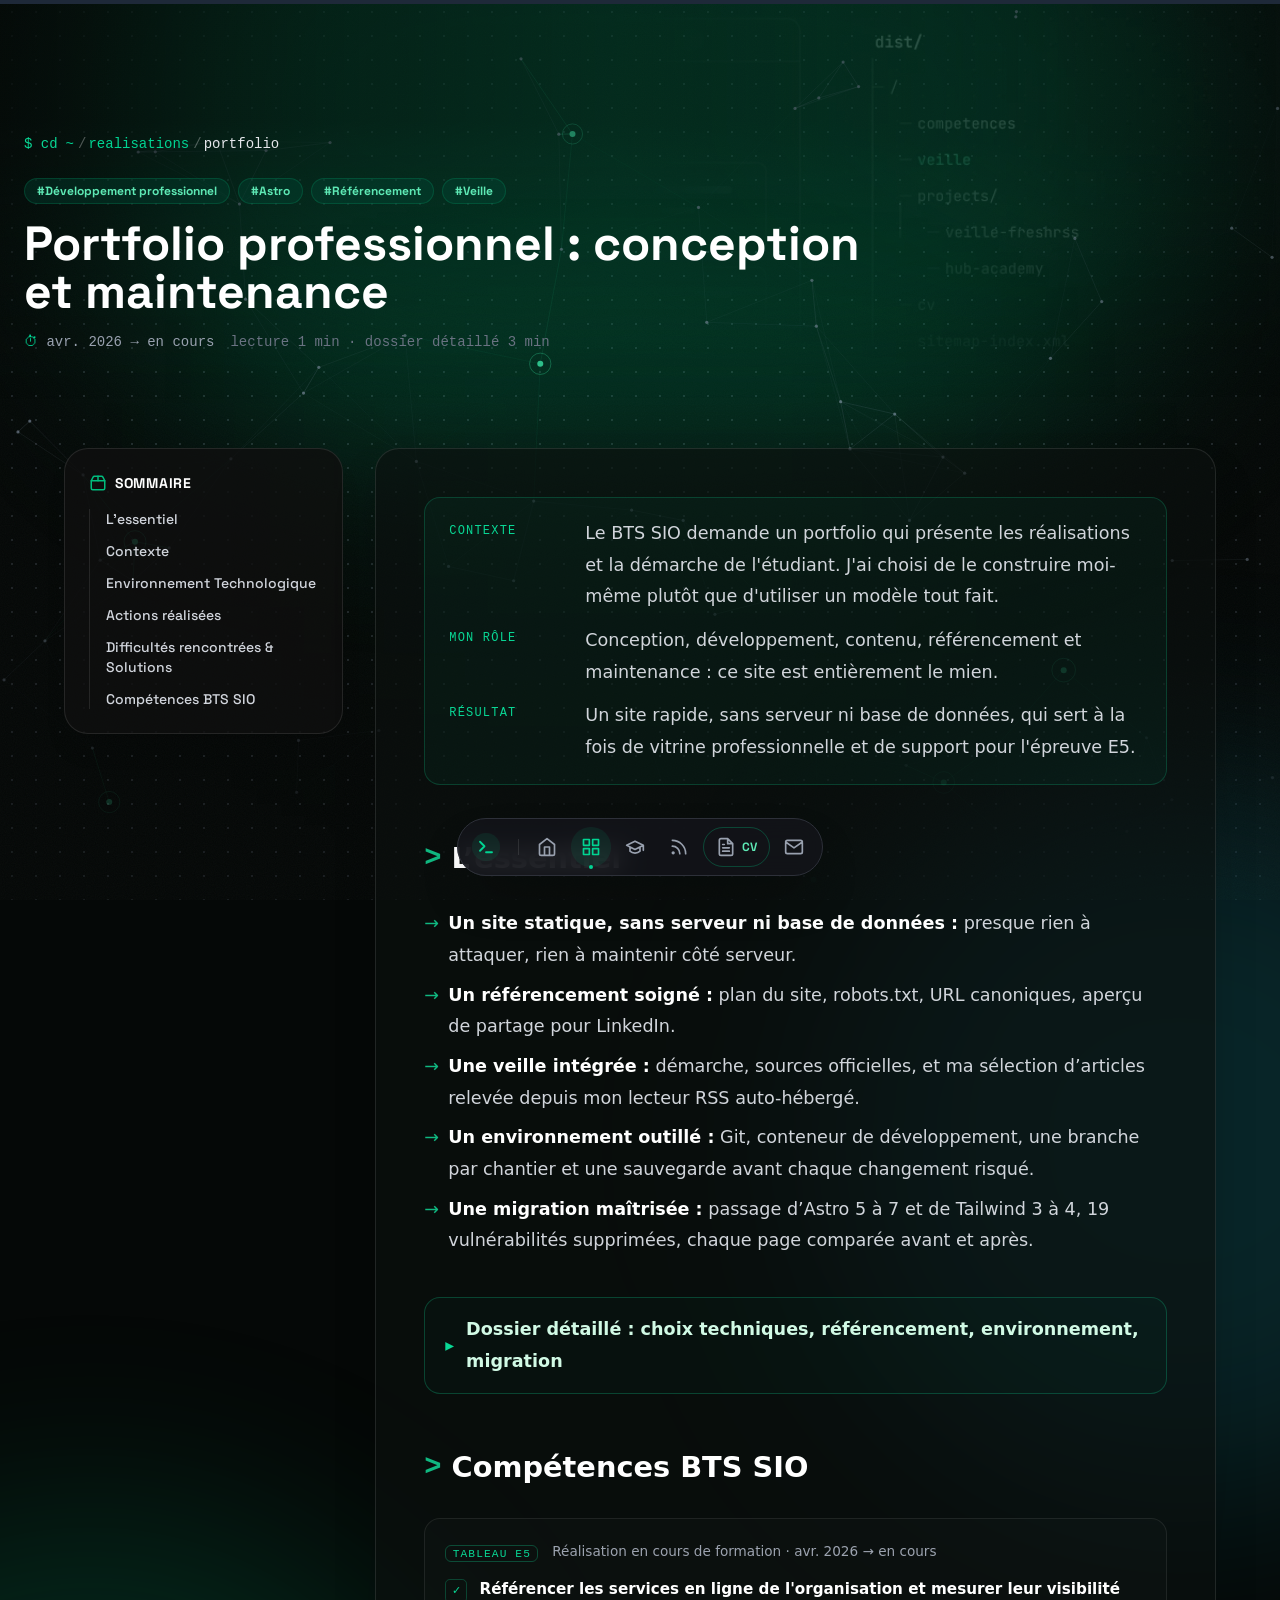
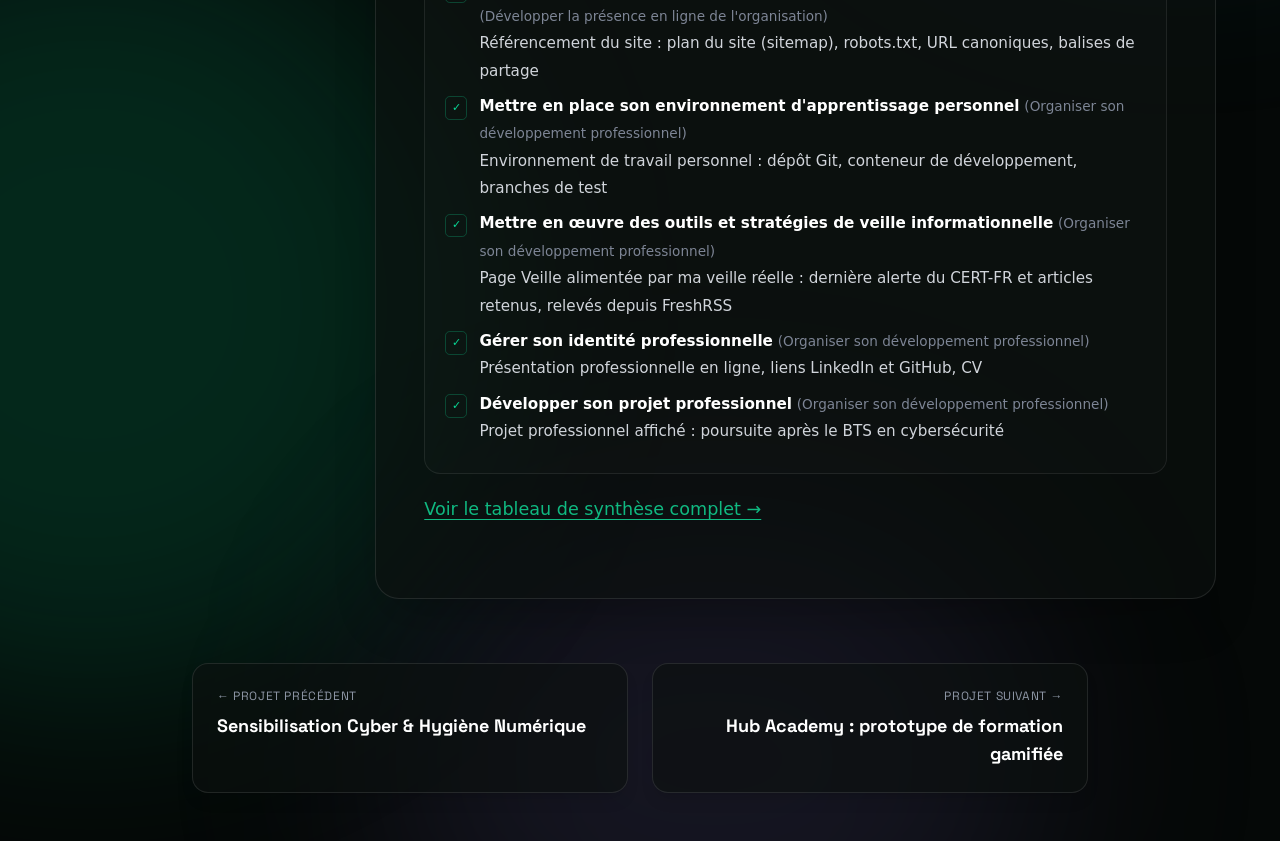
<file: projects/portfolio/index.html>
<!DOCTYPE html><html lang="fr" class="dark"> <head><meta charset="UTF-8"><meta name="viewport" content="width=device-width"><link rel="icon" type="image/png" href="/favicon.png"><meta name="generator" content="Astro v7.3.5"><meta name="description" content="Conception, développement et maintien de ce portfolio : site statique Astro, référencement, veille intégrée, et une méthode de travail outillée (Git, conteneur de développement, branches de test)."><meta name="author" content="Johan Danais"><link rel="canonical" href="https://portfolio.aqualenis.fr/projects/portfolio/"><meta property="og:type" content="article"><meta property="og:site_name" content="Johan Danais — Portfolio"><meta property="og:locale" content="fr_FR"><meta property="og:url" content="https://portfolio.aqualenis.fr/projects/portfolio/"><meta property="og:title" content="Portfolio professionnel : conception et maintenance"><meta property="og:description" content="Conception, développement et maintien de ce portfolio : site statique Astro, référencement, veille intégrée, et une méthode de travail outillée (Git, conteneur de développement, branches de test)."><meta property="og:image" content="https://portfolio.aqualenis.fr/images/couvertures/portfolio.png"><meta property="og:image:width" content="1200"><meta property="og:image:height" content="630"><meta name="twitter:card" content="summary_large_image"><meta name="twitter:title" content="Portfolio professionnel : conception et maintenance"><meta name="twitter:description" content="Conception, développement et maintien de ce portfolio : site statique Astro, référencement, veille intégrée, et une méthode de travail outillée (Git, conteneur de développement, branches de test)."><meta name="twitter:image" content="https://portfolio.aqualenis.fr/images/couvertures/portfolio.png"><!-- Police hébergée avec le site (public/fonts) : aucune requête vers
             un service tiers, le site fonctionne hors connexion. --><link rel="preload" href="/fonts/space-grotesk-latin-wght-normal.woff2" as="font" type="font/woff2" crossorigin><title>Portfolio professionnel : conception et maintenance</title><meta name="astro-view-transitions-enabled" content="true"> <meta name="astro-view-transitions-fallback" content="animate"><script type="module" src="/_astro/ClientRouter.astro_astro_type_script_index_0_lang.BsCrBuAq.js"></script><meta http-equiv="content-security-policy" content="default-src 'self';img-src 'self' data:;font-src 'self';connect-src 'self';object-src 'none';base-uri 'self';form-action 'none'; script-src 'self' 'sha256-BF0290pkb3jxQsE7z00xR8Imp8X34FLC88L0lkMnrGw=' 'sha256-QzWFZi+FLIx23tnm9SBU4aEgx4x8DsuASP07mfqol/c=' 'sha256-0chmwFk0zaA528yFfGV7J9ppIpdfTPPULncDF3WG7Zs=' 'sha256-eIXWvAmxkr251LJZkjniEK5LcPF3NkapbJepohwYRIc=' 'sha256-Q2BPg90ZMplYY+FSdApNErhpWafg2hcRRbndmvxuL/Q=' 'sha256-Ya0pUYrC7nM5Cn/056TyVuEiz6dFGrzmkWzgON0pF0U=' 'sha256-SHXg3YtOAVshUMT3f+eElYDgbV0kaujWj8DSaXSS4Vs='; style-src 'self' ; style-src-elem 'self' 'unsafe-inline'; style-src-attr 'unsafe-inline';"><link rel="stylesheet" href="/_astro/Layout.CaSwZXTl.css"><link rel="stylesheet" href="/_astro/_slug_.RT-Z97gE.css"><style>[data-astro-transition-scope="astro-fwkvbled-1"] { view-transition-name: visuel-portfolio; }@layer astro { ::view-transition-old(visuel-portfolio) { 
	animation-duration: 180ms;
	animation-timing-function: cubic-bezier(0.76, 0, 0.24, 1);
	animation-fill-mode: both;
	animation-name: astroFadeOut; }::view-transition-new(visuel-portfolio) { 
	animation-duration: 180ms;
	animation-timing-function: cubic-bezier(0.76, 0, 0.24, 1);
	animation-fill-mode: both;
	animation-name: astroFadeIn; }[data-astro-transition=back]::view-transition-old(visuel-portfolio) { 
	animation-duration: 180ms;
	animation-timing-function: cubic-bezier(0.76, 0, 0.24, 1);
	animation-fill-mode: both;
	animation-name: astroFadeOut; }[data-astro-transition=back]::view-transition-new(visuel-portfolio) { 
	animation-duration: 180ms;
	animation-timing-function: cubic-bezier(0.76, 0, 0.24, 1);
	animation-fill-mode: both;
	animation-name: astroFadeIn; } }[data-astro-transition-fallback="old"] [data-astro-transition-scope="astro-fwkvbled-1"],
			[data-astro-transition-fallback="old"][data-astro-transition-scope="astro-fwkvbled-1"] { 
	animation-duration: 180ms;
	animation-timing-function: cubic-bezier(0.76, 0, 0.24, 1);
	animation-fill-mode: both;
	animation-name: astroFadeOut; }[data-astro-transition-fallback="new"] [data-astro-transition-scope="astro-fwkvbled-1"],
			[data-astro-transition-fallback="new"][data-astro-transition-scope="astro-fwkvbled-1"] { 
	animation-duration: 180ms;
	animation-timing-function: cubic-bezier(0.76, 0, 0.24, 1);
	animation-fill-mode: both;
	animation-name: astroFadeIn; }[data-astro-transition=back][data-astro-transition-fallback="old"] [data-astro-transition-scope="astro-fwkvbled-1"],
			[data-astro-transition=back][data-astro-transition-fallback="old"][data-astro-transition-scope="astro-fwkvbled-1"] { 
	animation-duration: 180ms;
	animation-timing-function: cubic-bezier(0.76, 0, 0.24, 1);
	animation-fill-mode: both;
	animation-name: astroFadeOut; }[data-astro-transition=back][data-astro-transition-fallback="new"] [data-astro-transition-scope="astro-fwkvbled-1"],
			[data-astro-transition=back][data-astro-transition-fallback="new"][data-astro-transition-scope="astro-fwkvbled-1"] { 
	animation-duration: 180ms;
	animation-timing-function: cubic-bezier(0.76, 0, 0.24, 1);
	animation-fill-mode: both;
	animation-name: astroFadeIn; }</style><style>[data-astro-transition-scope="astro-5buac6qq-2"] { view-transition-name: titre-portfolio; }@layer astro { ::view-transition-old(titre-portfolio) { 
	animation-duration: 180ms;
	animation-timing-function: cubic-bezier(0.76, 0, 0.24, 1);
	animation-fill-mode: both;
	animation-name: astroFadeOut; }::view-transition-new(titre-portfolio) { 
	animation-duration: 180ms;
	animation-timing-function: cubic-bezier(0.76, 0, 0.24, 1);
	animation-fill-mode: both;
	animation-name: astroFadeIn; }[data-astro-transition=back]::view-transition-old(titre-portfolio) { 
	animation-duration: 180ms;
	animation-timing-function: cubic-bezier(0.76, 0, 0.24, 1);
	animation-fill-mode: both;
	animation-name: astroFadeOut; }[data-astro-transition=back]::view-transition-new(titre-portfolio) { 
	animation-duration: 180ms;
	animation-timing-function: cubic-bezier(0.76, 0, 0.24, 1);
	animation-fill-mode: both;
	animation-name: astroFadeIn; } }[data-astro-transition-fallback="old"] [data-astro-transition-scope="astro-5buac6qq-2"],
			[data-astro-transition-fallback="old"][data-astro-transition-scope="astro-5buac6qq-2"] { 
	animation-duration: 180ms;
	animation-timing-function: cubic-bezier(0.76, 0, 0.24, 1);
	animation-fill-mode: both;
	animation-name: astroFadeOut; }[data-astro-transition-fallback="new"] [data-astro-transition-scope="astro-5buac6qq-2"],
			[data-astro-transition-fallback="new"][data-astro-transition-scope="astro-5buac6qq-2"] { 
	animation-duration: 180ms;
	animation-timing-function: cubic-bezier(0.76, 0, 0.24, 1);
	animation-fill-mode: both;
	animation-name: astroFadeIn; }[data-astro-transition=back][data-astro-transition-fallback="old"] [data-astro-transition-scope="astro-5buac6qq-2"],
			[data-astro-transition=back][data-astro-transition-fallback="old"][data-astro-transition-scope="astro-5buac6qq-2"] { 
	animation-duration: 180ms;
	animation-timing-function: cubic-bezier(0.76, 0, 0.24, 1);
	animation-fill-mode: both;
	animation-name: astroFadeOut; }[data-astro-transition=back][data-astro-transition-fallback="new"] [data-astro-transition-scope="astro-5buac6qq-2"],
			[data-astro-transition=back][data-astro-transition-fallback="new"][data-astro-transition-scope="astro-5buac6qq-2"] { 
	animation-duration: 180ms;
	animation-timing-function: cubic-bezier(0.76, 0, 0.24, 1);
	animation-fill-mode: both;
	animation-name: astroFadeIn; }</style></head> <!-- Le fond animé (#fond-vivant) est calé sur le body : rien ne doit dépasser
	     sous le body, sinon le bas de page apparaît sans fond. flow-root y contient
	     les marges des enfants ; un élément « fixed » placé dans un bloc animé
	     (transform) dépasserait aussi : voir l'infobulle de l'accueil. --> <body class="relative flow-root bg-void text-white font-['Space_Grotesk'] antialiased min-h-screen selection:bg-emerald-500 selection:text-black overflow-x-hidden"> <div data-astro-transition-persist="fond" id="fond-vivant" aria-hidden="true"> <div class="fond-points"></div> <div class="fond-grain"></div> <div class="fond-halos"> <div class="halo halo-emeraude" style="--k:.35; top:-220px; left:calc(50% - 560px); width:1120px; height:640px"></div> <div class="halo halo-cyan" style="--k:.2; top:32%; right:-260px; width:720px; height:720px"></div> <div class="halo halo-emeraude halo-doux" style="--k:.28; top:62%; left:-300px; width:780px; height:780px"></div> <div class="halo halo-violet" style="--k:.15; top:86%; left:30%; width:660px; height:520px"></div> </div> <canvas id="reseau"></canvas> <div id="lueur-souris"></div> </div><script type="module" src="/_astro/FondVivant.astro_astro_type_script_index_0_lang.5u0arES_.js"></script>  <div class="fixed top-0 left-0 w-full h-1 z-50 bg-gray-800 print:hidden"> <div id="progress-bar" class="h-full bg-emerald-500 origin-left scale-x-0 transition-transform duration-100 ease-out"></div> </div> <header class="relative w-full h-[400px] overflow-hidden print:h-auto print:overflow-visible">  <div class="absolute inset-0 print:hidden"> <img data-astro-transition-scope="astro-fwkvbled-1" src="/images/couvertures/portfolio.webp" alt="" class="masque-entete w-full h-full object-cover opacity-40"> <div class="absolute inset-0 bg-linear-to-r from-void/70 to-transparent [mask-image:linear-gradient(to_bottom,black_30%,transparent)]"></div> </div> <div class="absolute bottom-0 left-0 w-full max-w-4xl mx-auto px-6 pb-12 z-10 print:static print:px-0 print:pb-4"> <nav aria-label="Fil d'Ariane" class="font-mono text-sm mb-6"> <ol class="flex flex-wrap items-center gap-x-0.5 text-muted"> <li class="flex items-center"> <span class="text-glow mr-2 select-none" aria-hidden="true">$ cd</span> <a href="/" class="text-emerald-400 hover:text-white transition rounded-sm focus-visible:outline-hidden focus-visible:ring-2 focus-visible:ring-emerald-500" aria-label="Accueil">~</a> </li> <li class="flex items-center"> <span class="px-0.5 text-white/30" aria-hidden="true">/</span> <a href="/#projects" class="text-emerald-400 hover:text-white transition rounded-sm focus-visible:outline-hidden focus-visible:ring-2 focus-visible:ring-emerald-500"> realisations </a> </li><li class="flex items-center"> <span class="px-0.5 text-white/30" aria-hidden="true">/</span> <span class="text-gray-200" aria-current="page">portfolio</span> </li> </ol> </nav> <div class="flex gap-2 mb-4"> <span class="px-3 py-1 text-xs font-bold text-emerald-300 bg-emerald-900/30 border border-emerald-500/20 rounded-full">
#Développement professionnel </span><span class="px-3 py-1 text-xs font-bold text-emerald-300 bg-emerald-900/30 border border-emerald-500/20 rounded-full">
#Astro </span><span class="px-3 py-1 text-xs font-bold text-emerald-300 bg-emerald-900/30 border border-emerald-500/20 rounded-full">
#Référencement </span><span class="px-3 py-1 text-xs font-bold text-emerald-300 bg-emerald-900/30 border border-emerald-500/20 rounded-full">
#Veille </span> </div> <h1 data-astro-transition-scope="astro-5buac6qq-2" class="text-4xl md:text-5xl font-bold text-white mb-2 leading-tight md:leading-none"> Portfolio professionnel : conception et maintenance </h1> <p class="text-gray-400 flex flex-wrap items-center gap-x-4 gap-y-1 mt-4 font-mono text-sm"> <span><span class="text-emerald-400">⏱</span> avr. 2026 → en cours</span> <span class="text-gray-500">
lecture 1 min · dossier détaillé 3 min </span> </p> </div> </header> <main class="min-h-screen px-4 sm:px-6 py-12 relative"> <div class="absolute top-0 left-1/2 -translate-x-1/2 w-full max-w-2xl h-64 bg-emerald-500/5 blur-[120px] pointer-events-none z-0"></div> <div class="max-w-6xl mx-auto flex flex-col lg:flex-row gap-8 relative z-10 print:block"> <aside class="hidden lg:block lg:w-1/4 print:hidden"> <div class="sticky top-24 bg-[#0f0f0f]/80 backdrop-blur-md border border-white/10 p-6 rounded-3xl shadow-xl"> <h2 class="text-white font-bold mb-4 flex items-center gap-2 uppercase tracking-wider text-sm"> <svg xmlns="http://www.w3.org/2000/svg" width="18" height="18" viewBox="0 0 24 24" fill="none" stroke="currentColor" stroke-width="2" stroke-linecap="round" stroke-linejoin="round" class="text-emerald-500"><path d="M3 9h18v10a2 2 0 0 1-2 2H5a2 2 0 0 1-2-2V9Z"></path><path d="m3 9 2.45-4.9A2 2 0 0 1 7.24 3h9.52a2 2 0 0 1 1.8 1.1L21 9"></path><path d="M12 3v6"></path></svg>
Sommaire
</h2> <ul class="space-y-3 border-l border-white/10 pl-4"> <li> <a href="#lessentiel" class="block transition-colors hover:text-emerald-400 text-sm text-gray-300 font-medium"> L’essentiel </a> </li><li> <a href="#contexte" class="block transition-colors hover:text-emerald-400 text-sm text-gray-300 font-medium"> Contexte </a> </li><li> <a href="#environnement-technologique" class="block transition-colors hover:text-emerald-400 text-sm text-gray-300 font-medium"> Environnement Technologique </a> </li><li> <a href="#actions-réalisées" class="block transition-colors hover:text-emerald-400 text-sm text-gray-300 font-medium"> Actions réalisées </a> </li><li> <a href="#difficultés-rencontrées--solutions" class="block transition-colors hover:text-emerald-400 text-sm text-gray-300 font-medium"> Difficultés rencontrées &amp; Solutions </a> </li><li> <a href="#competences-bts-sio" class="block transition-colors hover:text-emerald-400 text-sm text-gray-300 font-medium"> Compétences BTS SIO </a> </li> </ul> </div> </aside> <article class="w-full lg:w-3/4 print:w-full prose-content relative card p-5 sm:p-8 md:p-12 surface border border-white/10 rounded-3xl shadow-2xl"> <div class="en-bref">
<p><span>Contexte</span>Le BTS SIO demande un portfolio qui présente les réalisations et la démarche de l'étudiant. J'ai choisi de le construire moi-même plutôt que d'utiliser un modèle tout fait.</p>
<p><span>Mon rôle</span>Conception, développement, contenu, référencement et maintenance : ce site est entièrement le mien.</p>
<p><span>Résultat</span>Un site rapide, sans serveur ni base de données, qui sert à la fois de vitrine professionnelle et de support pour l'épreuve E5.</p>
</div>
<h2 id="lessentiel">L’essentiel</h2>
<ul>
<li><strong>Un site statique, sans serveur ni base de données :</strong> presque rien à attaquer, rien à maintenir côté serveur.</li>
<li><strong>Un référencement soigné :</strong> plan du site, robots.txt, URL canoniques, aperçu de partage pour LinkedIn.</li>
<li><strong>Une veille intégrée :</strong> démarche, sources officielles, et ma sélection d’articles relevée depuis mon lecteur RSS auto-hébergé.</li>
<li><strong>Un environnement outillé :</strong> Git, conteneur de développement, une branche par chantier et une sauvegarde avant chaque changement risqué.</li>
<li><strong>Une migration maîtrisée :</strong> passage d’Astro 5 à 7 et de Tailwind 3 à 4, 19 vulnérabilités supprimées, chaque page comparée avant et après.</li>
</ul>
<details class="dossier">
<summary>Dossier détaillé : choix techniques, référencement, environnement, migration</summary>
<h2 id="contexte">Contexte</h2>
<p>Ce site est à la fois <strong>ma vitrine professionnelle</strong> et <strong>le support de mon épreuve E5</strong>. Il rassemble mes réalisations, la couverture du référentiel et ma veille. Le construire moi-même était aussi une façon d’apprendre : chaque fonctionnalité du site correspond à quelque chose que j’ai dû comprendre.</p>
<h2 id="environnement-technologique">Environnement Technologique</h2>
<ul>
<li><strong>Générateur de site :</strong> Astro (site 100 % statique, aucune base de données)</li>
<li><strong>Mise en forme :</strong> Tailwind CSS</li>
<li><strong>Versionnage :</strong> Git et GitHub (dépôt privé)</li>
<li><strong>Environnement de développement :</strong> VS Code et conteneur de développement (Dev Container)</li>
<li><strong>Assistants IA :</strong> utilisés comme outils de travail, avec un fichier de contexte qui décrit l’architecture du projet</li>
</ul>
<h2 id="actions-réalisées">Actions réalisées</h2>
<h3 id="1-un-site-statique-léger-et-sans-serveur">1. Un site statique, léger et sans serveur</h3>
<p>Le site est généré à l’avance en pages HTML : il n’y a ni serveur applicatif ni base de données à maintenir, donc <strong>presque rien à attaquer</strong> et rien à mettre à jour côté serveur. Le contenu des réalisations est écrit en Markdown et validé automatiquement à la construction du site.</p>
<h3 id="2-un-référencement-soigné">2. Un référencement soigné</h3>
<ul>
<li><strong>plan du site</strong> (sitemap) généré automatiquement et déclaré dans un fichier <code>robots.txt</code> ;</li>
<li><strong>URL canoniques</strong> pour éviter les doublons ;</li>
<li><strong>balises de partage</strong> (Open Graph) pour un aperçu propre sur LinkedIn ;</li>
<li>une description propre à chaque page.</li>
</ul>
<p>La mesure de la visibilité (audit de performance et de référencement) se fera une fois le site en ligne.</p>
<h3 id="3-une-veille-intégrée-au-site">3. Une veille intégrée au site</h3>
<p>La page <a href="/veille">Veille</a> présente ma démarche : un rythme hebdomadaire, des sources officielles (CERT-FR, ANSSI) et des flux RSS agrégés dans <strong>FreshRSS</strong>, que j’héberge sur mon serveur personnel.</p>
<p>Un script (<code>npm run veille</code>) interroge FreshRSS par son API et enregistre la dernière alerte du CERT-FR ainsi que les articles que j’ai mis en favori, avec mes étiquettes. Le site reste statique : il se construit à partir de ce relevé, sans dépendre d’un service tiers, et fonctionne même hors connexion.</p>
<h3 id="4-un-environnement-de-travail-outillé">4. Un environnement de travail outillé</h3>
<ul>
<li><strong>Conteneur de développement :</strong> tout le monde travaille avec la même version de Node, quelle que soit la machine ;</li>
<li><strong>branches Git</strong> pour chaque chantier, et une <strong>sauvegarde</strong> de la version stable avant toute migration risquée ;</li>
<li>un <strong>fichier de contexte</strong> qui décrit l’architecture du site, pour reprendre le travail rapidement, seul ou avec un assistant IA.</li>
</ul>
<h3 id="5-une-migration-maîtrisée">5. Une migration maîtrisée</h3>
<p>Le site est passé d’Astro 5 à Astro 7 et de Tailwind 3 à Tailwind 4, ce qui a supprimé les 19 vulnérabilités signalées sur les dépendances. La migration a été faite sur une branche séparée, la version précédente sauvegardée, et chaque page comparée avant et après par captures d’écran.</p>
<h3 id="6-une-expérience-pensée-pour-le-visiteur">6. Une expérience pensée pour le visiteur</h3>
<p>Palette de commandes (<code>Ctrl+K</code>), fil d’Ariane façon terminal, fond animé qui se met en pause hors de l’écran, et respect du réglage « réduire les animations » du système. Les couleurs des textes secondaires ont été choisies pour respecter le contraste minimal recommandé (WCAG AA).</p>
<h2 id="difficultés-rencontrées--solutions">Difficultés rencontrées &amp; Solutions</h2>
<table>
<thead>
<tr>
<th>Difficulté</th>
<th>Solution</th>
</tr>
</thead>
<tbody>
<tr>
<td>Une mise à jour majeure risquait de casser le site</td>
<td>Branche dédiée, sauvegarde de la version stable, comparaison visuelle page par page</td>
</tr>
<tr>
<td>Des vulnérabilités dans les dépendances</td>
<td>Correctifs sûrs d’abord, puis migration complète vers les versions à jour</td>
</tr>
<tr>
<td>Garder le site cohérent au fil des ajouts</td>
<td>Charte centralisée (couleurs, polices) et contenu validé à la construction</td>
</tr>
</tbody>
</table>
</details>
 <section class="competences-article"> <h2 id="competences-bts-sio">Compétences BTS SIO</h2> <div class="ligne-e5"> <p class="ligne-e5-titre"> <span>Tableau E5</span> Réalisation en cours de formation · avr. 2026 → en cours </p> <ul> <li> <span class="ligne-e5-id" aria-hidden="true">✓</span> <span> <strong>Référencer les services en ligne de l&#39;organisation et mesurer leur visibilité</strong> <span class="ligne-e5-comp"> (Développer la présence en ligne de l&#39;organisation)</span> <br> Référencement du site : plan du site (sitemap), robots.txt, URL canoniques, balises de partage </span> </li><li> <span class="ligne-e5-id" aria-hidden="true">✓</span> <span> <strong>Mettre en place son environnement d&#39;apprentissage personnel</strong> <span class="ligne-e5-comp"> (Organiser son développement professionnel)</span> <br> Environnement de travail personnel : dépôt Git, conteneur de développement, branches de test </span> </li><li> <span class="ligne-e5-id" aria-hidden="true">✓</span> <span> <strong>Mettre en œuvre des outils et stratégies de veille informationnelle</strong> <span class="ligne-e5-comp"> (Organiser son développement professionnel)</span> <br> Page Veille alimentée par ma veille réelle : dernière alerte du CERT-FR et articles retenus, relevés depuis FreshRSS </span> </li><li> <span class="ligne-e5-id" aria-hidden="true">✓</span> <span> <strong>Gérer son identité professionnelle</strong> <span class="ligne-e5-comp"> (Organiser son développement professionnel)</span> <br> Présentation professionnelle en ligne, liens LinkedIn et GitHub, CV </span> </li><li> <span class="ligne-e5-id" aria-hidden="true">✓</span> <span> <strong>Développer son projet professionnel</strong> <span class="ligne-e5-comp"> (Organiser son développement professionnel)</span> <br> Projet professionnel affiché : poursuite après le BTS en cybersécurité </span> </li> </ul> </div>  <p><a href="/competences">Voir le tableau de synthèse complet →</a></p> </section> </article> </div> <div class="max-w-4xl mx-auto mt-16 grid grid-cols-1 md:grid-cols-2 gap-6 relative z-10 print:hidden"> <a href="/projects/cyber-sensibilisation" class="group card p-6 surface border border-white/10 rounded-2xl shadow-lg transition-colors flex flex-col items-start text-left cursor-pointer"> <span class="text-xs text-muted uppercase tracking-wider mb-2 group-hover:text-emerald-400 transition-colors">
← Projet Précédent
</span> <span class="text-white font-bold text-lg line-clamp-2 group-hover:text-emerald-300 transition-colors"> Sensibilisation Cyber &amp; Hygiène Numérique </span> </a> <a href="/projects/hub-academy" class="group card p-6 surface border border-white/10 rounded-2xl shadow-lg transition-colors flex flex-col items-end text-right cursor-pointer"> <span class="text-xs text-muted uppercase tracking-wider mb-2 group-hover:text-emerald-400 transition-colors">
Projet Suivant →
</span> <span class="text-white font-bold text-lg line-clamp-2 group-hover:text-emerald-300 transition-colors"> Hub Academy : prototype de formation gamifiée </span> </a> </div> </main>   <nav class="fixed bottom-6 left-1/2 -translate-x-1/2 z-50 print:hidden" aria-label="Navigation principale"> <div class="flex items-center gap-1 sm:gap-2 px-1.5 sm:px-2 py-1.5 sm:py-2 rounded-full bg-[#13151a]/85 backdrop-blur-md border border-[#2d3039] shadow-2xl">  <button type="button" data-ouvrir-palette aria-label="Ouvrir la palette de commandes (Ctrl+K)" title="Palette de commandes — Ctrl+K" class="group/pal relative flex h-10 w-10 shrink-0 items-center justify-center rounded-full text-emerald-400 hover:bg-emerald-500/10 transition focus-visible:outline-hidden focus-visible:ring-2 focus-visible:ring-emerald-500"> <span class="absolute inset-1.5 rounded-full bg-emerald-500/10 animate-pulse" aria-hidden="true"></span> <svg xmlns="http://www.w3.org/2000/svg" width="18" height="18" viewBox="0 0 24 24" fill="none" stroke="currentColor" stroke-width="2.4" stroke-linecap="round" stroke-linejoin="round" class="relative" aria-hidden="true"><polyline points="4 17 10 11 4 5"></polyline><line x1="12" y1="19" x2="20" y2="19"></line></svg> <span class="absolute -top-10 left-1/2 -translate-x-1/2 px-2 py-1 bg-[#13151a] border border-[#2d3039] rounded-sm text-[10px] text-white opacity-0 group-hover/pal:opacity-100 group-focus-visible/pal:opacity-100 transition-opacity pointer-events-none whitespace-nowrap shadow-xl">
Palette · Ctrl K
</span> </button> <div class="flex items-center gap-1"> <div class="h-4 w-px bg-white/10 mx-1"></div> <a href="/" class="relative flex items-center justify-center h-10 rounded-full transition-colors duration-200 shrink-0 group/icon focus-visible:outline-hidden focus-visible:ring-2 focus-visible:ring-emerald-500 focus-visible:text-white w-10 text-gray-400 hover:text-white hover:bg-white/10" aria-label="Home" target="_self"> <svg xmlns="http://www.w3.org/2000/svg" width="20" height="20" viewBox="0 0 24 24" fill="none" stroke="currentColor" stroke-width="2" stroke-linecap="round" stroke-linejoin="round" class="transition-transform duration-200 group-hover/icon:scale-110"> <path d="M3 9l9-7 9 7v11a2 2 0 0 1-2 2H5a2 2 0 0 1-2-2z M9 22V12h6v10"></path> </svg>   <span class="absolute -top-10 left-1/2 -translate-x-1/2 px-2 py-1 bg-[#13151a] border border-[#2d3039] rounded-sm text-[10px] text-white opacity-0 group-hover/icon:opacity-100 group-focus-visible/icon:opacity-100 transition-opacity pointer-events-none whitespace-nowrap shadow-xl"> Home </span> </a><a href="/#projects" class="relative flex items-center justify-center h-10 rounded-full transition-colors duration-200 shrink-0 group/icon focus-visible:outline-hidden focus-visible:ring-2 focus-visible:ring-emerald-500 focus-visible:text-white w-10 text-emerald-400 bg-emerald-500/10" aria-label="Projets" aria-current="page" target="_self"> <svg xmlns="http://www.w3.org/2000/svg" width="20" height="20" viewBox="0 0 24 24" fill="none" stroke="currentColor" stroke-width="2" stroke-linecap="round" stroke-linejoin="round" class="transition-transform duration-200 group-hover/icon:scale-110"> <path d="M3 3h7v7H3z M14 3h7v7h-7z M3 14h7v7H3z M14 14h7v7h-7z"></path> </svg>  <span class="absolute -bottom-0.5 left-1/2 -translate-x-1/2 h-1 w-1 rounded-full bg-emerald-400" aria-hidden="true"></span> <span class="absolute -top-10 left-1/2 -translate-x-1/2 px-2 py-1 bg-[#13151a] border border-[#2d3039] rounded-sm text-[10px] text-white opacity-0 group-hover/icon:opacity-100 group-focus-visible/icon:opacity-100 transition-opacity pointer-events-none whitespace-nowrap shadow-xl"> Projets </span> </a><a href="/competences" class="relative flex items-center justify-center h-10 rounded-full transition-colors duration-200 shrink-0 group/icon focus-visible:outline-hidden focus-visible:ring-2 focus-visible:ring-emerald-500 focus-visible:text-white w-10 text-gray-400 hover:text-white hover:bg-white/10" aria-label="Compétences" target="_self"> <svg xmlns="http://www.w3.org/2000/svg" width="20" height="20" viewBox="0 0 24 24" fill="none" stroke="currentColor" stroke-width="2" stroke-linecap="round" stroke-linejoin="round" class="transition-transform duration-200 group-hover/icon:scale-110"> <path d="M22 10v6M2 10l10-5 10 5-10 5z M6 12v5c3 3 9 3 12 0v-5"></path> </svg>   <span class="absolute -top-10 left-1/2 -translate-x-1/2 px-2 py-1 bg-[#13151a] border border-[#2d3039] rounded-sm text-[10px] text-white opacity-0 group-hover/icon:opacity-100 group-focus-visible/icon:opacity-100 transition-opacity pointer-events-none whitespace-nowrap shadow-xl"> Compétences </span> </a><a href="/veille" class="relative flex items-center justify-center h-10 rounded-full transition-colors duration-200 shrink-0 group/icon focus-visible:outline-hidden focus-visible:ring-2 focus-visible:ring-emerald-500 focus-visible:text-white w-10 text-gray-400 hover:text-white hover:bg-white/10" aria-label="Veille" target="_self"> <svg xmlns="http://www.w3.org/2000/svg" width="20" height="20" viewBox="0 0 24 24" fill="none" stroke="currentColor" stroke-width="2" stroke-linecap="round" stroke-linejoin="round" class="transition-transform duration-200 group-hover/icon:scale-110"> <path d="M4 11a9 9 0 0 1 9 9 M4 4a16 16 0 0 1 16 16 M5 20a1 1 0 1 0 0-2 1 1 0 0 0 0 2"></path> </svg>   <span class="absolute -top-10 left-1/2 -translate-x-1/2 px-2 py-1 bg-[#13151a] border border-[#2d3039] rounded-sm text-[10px] text-white opacity-0 group-hover/icon:opacity-100 group-focus-visible/icon:opacity-100 transition-opacity pointer-events-none whitespace-nowrap shadow-xl"> Veille </span> </a><a href="/mon_cv.pdf" class="relative flex items-center justify-center h-10 rounded-full transition-colors duration-200 shrink-0 group/icon focus-visible:outline-hidden focus-visible:ring-2 focus-visible:ring-emerald-500 focus-visible:text-white gap-1.5 px-3 border border-emerald-500/30 text-gray-400 hover:text-white hover:bg-white/10" aria-label="CV" target="_blank" rel="noopener"> <svg xmlns="http://www.w3.org/2000/svg" width="20" height="20" viewBox="0 0 24 24" fill="none" stroke="currentColor" stroke-width="2" stroke-linecap="round" stroke-linejoin="round" class="transition-transform duration-200 group-hover/icon:scale-110"> <path d="M14 2H6a2 2 0 0 0-2 2v16a2 2 0 0 0 2 2h12a2 2 0 0 0 2-2V8z M14 2v6h6 M16 13H8 M16 17H8 M10 9H8"></path> </svg> <span class="text-xs font-bold text-emerald-300" aria-hidden="true">CV</span>  <span class="absolute -top-10 left-1/2 -translate-x-1/2 px-2 py-1 bg-[#13151a] border border-[#2d3039] rounded-sm text-[10px] text-white opacity-0 group-hover/icon:opacity-100 group-focus-visible/icon:opacity-100 transition-opacity pointer-events-none whitespace-nowrap shadow-xl"> CV </span> </a><a href="mailto:johan.danais@gmail.com" class="relative flex items-center justify-center h-10 rounded-full transition-colors duration-200 shrink-0 group/icon focus-visible:outline-hidden focus-visible:ring-2 focus-visible:ring-emerald-500 focus-visible:text-white w-10 text-gray-400 hover:text-white hover:bg-white/10" aria-label="Mail" target="_self"> <svg xmlns="http://www.w3.org/2000/svg" width="20" height="20" viewBox="0 0 24 24" fill="none" stroke="currentColor" stroke-width="2" stroke-linecap="round" stroke-linejoin="round" class="transition-transform duration-200 group-hover/icon:scale-110"> <path d="M4 4h16c1.1 0 2 .9 2 2v12c0 1.1-.9 2-2 2H4c-1.1 0-2-.9-2-2V6c0-1.1.9-2 2-2z M22 6l-10 7L2 6"></path> </svg>   <span class="absolute -top-10 left-1/2 -translate-x-1/2 px-2 py-1 bg-[#13151a] border border-[#2d3039] rounded-sm text-[10px] text-white opacity-0 group-hover/icon:opacity-100 group-focus-visible/icon:opacity-100 transition-opacity pointer-events-none whitespace-nowrap shadow-xl"> Mail </span> </a> </div> </div> </nav> <dialog data-astro-transition-persist="palette" id="palette" aria-label="Palette de commandes" class="palette m-auto mt-[12vh] w-[min(640px,calc(100vw-2rem))] p-0 rounded-2xl border border-emerald-500/30 text-white shadow-[0_0_60px_rgba(16,185,129,0.15)] backdrop:bg-black/60 backdrop:backdrop-blur-sm"> <div class="flex items-center gap-2 px-4 py-2.5 border-b border-white/5 bg-white/[0.02]"> <span class="h-2.5 w-2.5 rounded-full bg-[#ff5f57]"></span> <span class="h-2.5 w-2.5 rounded-full bg-[#febc2e]"></span> <span class="h-2.5 w-2.5 rounded-full bg-[#28c840]"></span> <span class="ml-3 text-[11px] font-mono text-muted">johan@lybernet: ~ — palette</span> <kbd class="ml-auto text-[10px] font-mono text-muted border border-white/10 rounded px-1.5 py-0.5">Échap</kbd> </div> <label class="flex items-center gap-3 px-5 py-4 border-b border-white/5 font-mono"> <span class="text-glow select-none" aria-hidden="true">$</span> <input id="palette-saisie" type="text" autocomplete="off" spellcheck="false" placeholder="Aller à une page ou chercher un mot (veille, GPO, Proxmox…)" class="w-full bg-transparent outline-hidden text-base placeholder:text-muted" role="combobox" aria-expanded="true" aria-controls="palette-liste" aria-autocomplete="list"> </label> <ul id="palette-liste" role="listbox" class="max-h-[50vh] overflow-y-auto p-2"> <li role="option" aria-selected="false" class="palette-entree flex items-center justify-between gap-4 px-3 py-2.5 rounded-lg cursor-pointer" data-groupe="Navigation" data-href="/" data-recherche="Accueil cd ~ home accueil"> <span class="flex flex-col min-w-0"> <span class="text-sm text-gray-100 truncate">Accueil</span> <span class="text-[11px] font-mono text-muted truncate">cd ~</span> </span> <span class="text-[10px] font-mono uppercase tracking-wider text-muted shrink-0">Navigation</span> </li><li role="option" aria-selected="false" class="palette-entree flex items-center justify-between gap-4 px-3 py-2.5 rounded-lg cursor-pointer" data-groupe="Navigation" data-href="/#projects" data-recherche="Réalisations professionnelles cd ~/realisations projets missions"> <span class="flex flex-col min-w-0"> <span class="text-sm text-gray-100 truncate">Réalisations professionnelles</span> <span class="text-[11px] font-mono text-muted truncate">cd ~/realisations</span> </span> <span class="text-[10px] font-mono uppercase tracking-wider text-muted shrink-0">Navigation</span> </li><li role="option" aria-selected="false" class="palette-entree flex items-center justify-between gap-4 px-3 py-2.5 rounded-lg cursor-pointer" data-groupe="Navigation" data-href="/competences" data-recherche="Compétences — référentiel BTS SIO cd ~/competences bts sio blocs e4 e5 referentiel"> <span class="flex flex-col min-w-0"> <span class="text-sm text-gray-100 truncate">Compétences — référentiel BTS SIO</span> <span class="text-[11px] font-mono text-muted truncate">cd ~/competences</span> </span> <span class="text-[10px] font-mono uppercase tracking-wider text-muted shrink-0">Navigation</span> </li><li role="option" aria-selected="false" class="palette-entree flex items-center justify-between gap-4 px-3 py-2.5 rounded-lg cursor-pointer" data-groupe="Navigation" data-href="/veille" data-recherche="Veille technologique cd ~/veille cert-fr anssi securite"> <span class="flex flex-col min-w-0"> <span class="text-sm text-gray-100 truncate">Veille technologique</span> <span class="text-[11px] font-mono text-muted truncate">cd ~/veille</span> </span> <span class="text-[10px] font-mono uppercase tracking-wider text-muted shrink-0">Navigation</span> </li><li role="option" aria-selected="false" class="palette-entree flex items-center justify-between gap-4 px-3 py-2.5 rounded-lg cursor-pointer" data-groupe="Réalisations" data-href="/projects/veille-freshrss" data-recherche="Veille auto-hébergée : FreshRSS et ma page de lecture cat veille-freshrss.md Homelab Docker Veille Supervision"> <span class="flex flex-col min-w-0"> <span class="text-sm text-gray-100 truncate">Veille auto-hébergée : FreshRSS et ma page de lecture</span> <span class="text-[11px] font-mono text-muted truncate">cat veille-freshrss.md</span> </span> <span class="text-[10px] font-mono uppercase tracking-wider text-muted shrink-0">Réalisations</span> </li><li role="option" aria-selected="false" class="palette-entree flex items-center justify-between gap-4 px-3 py-2.5 rounded-lg cursor-pointer" data-groupe="Réalisations" data-href="/projects/support-exploitation" data-recherche="Support N1/N2 et exploitation du parc informatique cat support-exploitation.md Exploitation Support utilisateur Active Directory Windows 11"> <span class="flex flex-col min-w-0"> <span class="text-sm text-gray-100 truncate">Support N1/N2 et exploitation du parc informatique</span> <span class="text-[11px] font-mono text-muted truncate">cat support-exploitation.md</span> </span> <span class="text-[10px] font-mono uppercase tracking-wider text-muted shrink-0">Réalisations</span> </li><li role="option" aria-selected="false" class="palette-entree flex items-center justify-between gap-4 px-3 py-2.5 rounded-lg cursor-pointer" data-groupe="Réalisations" data-href="/projects/pipeline-affiches-ia" data-recherche="Pipeline IA de production d'affiches cat pipeline-affiches-ia.md IA générative Gemini Automatisation Gestion de projet"> <span class="flex flex-col min-w-0"> <span class="text-sm text-gray-100 truncate">Pipeline IA de production d&#39;affiches</span> <span class="text-[11px] font-mono text-muted truncate">cat pipeline-affiches-ia.md</span> </span> <span class="text-[10px] font-mono uppercase tracking-wider text-muted shrink-0">Réalisations</span> </li><li role="option" aria-selected="false" class="palette-entree flex items-center justify-between gap-4 px-3 py-2.5 rounded-lg cursor-pointer" data-groupe="Réalisations" data-href="/projects/hub-academy" data-recherche="Hub Academy : prototype de formation gamifiée cat hub-academy.md Développement web Google Apps Script Google Sheets Gestion des droits"> <span class="flex flex-col min-w-0"> <span class="text-sm text-gray-100 truncate">Hub Academy : prototype de formation gamifiée</span> <span class="text-[11px] font-mono text-muted truncate">cat hub-academy.md</span> </span> <span class="text-[10px] font-mono uppercase tracking-wider text-muted shrink-0">Réalisations</span> </li><li role="option" aria-selected="false" class="palette-entree flex items-center justify-between gap-4 px-3 py-2.5 rounded-lg cursor-pointer" data-groupe="Réalisations" data-href="/projects/portfolio" data-recherche="Portfolio professionnel : conception et maintenance cat portfolio.md Développement professionnel Astro Référencement Veille"> <span class="flex flex-col min-w-0"> <span class="text-sm text-gray-100 truncate">Portfolio professionnel : conception et maintenance</span> <span class="text-[11px] font-mono text-muted truncate">cat portfolio.md</span> </span> <span class="text-[10px] font-mono uppercase tracking-wider text-muted shrink-0">Réalisations</span> </li><li role="option" aria-selected="false" class="palette-entree flex items-center justify-between gap-4 px-3 py-2.5 rounded-lg cursor-pointer" data-groupe="Réalisations" data-href="/projects/cyber-sensibilisation" data-recherche="Sensibilisation Cyber &amp; Hygiène Numérique cat cyber-sensibilisation.md Hygiène Numérique Cybersécurité Support Utilisateur Communication"> <span class="flex flex-col min-w-0"> <span class="text-sm text-gray-100 truncate">Sensibilisation Cyber &amp; Hygiène Numérique</span> <span class="text-[11px] font-mono text-muted truncate">cat cyber-sensibilisation.md</span> </span> <span class="text-[10px] font-mono uppercase tracking-wider text-muted shrink-0">Réalisations</span> </li><li role="option" aria-selected="false" class="palette-entree flex items-center justify-between gap-4 px-3 py-2.5 rounded-lg cursor-pointer" data-groupe="Actions" data-href="/mon_cv.pdf" data-externe="1" data-recherche="Ouvrir mon CV (PDF) open mon_cv.pdf cv curriculum telecharger"> <span class="flex flex-col min-w-0"> <span class="text-sm text-gray-100 truncate">Ouvrir mon CV (PDF)</span> <span class="text-[11px] font-mono text-muted truncate">open mon_cv.pdf</span> </span> <span class="text-[10px] font-mono uppercase tracking-wider text-muted shrink-0">Actions</span> </li><li role="option" aria-selected="false" class="palette-entree flex items-center justify-between gap-4 px-3 py-2.5 rounded-lg cursor-pointer" data-groupe="Actions" data-href="johan.danais@gmail.com" data-action="copier" data-recherche="Copier mon adresse e-mail copy johan.danais@gmail.com contact email courriel mail adresse copier"> <span class="flex flex-col min-w-0"> <span class="text-sm text-gray-100 truncate">Copier mon adresse e-mail</span> <span class="text-[11px] font-mono text-muted truncate">copy johan.danais@gmail.com</span> </span> <span class="text-[10px] font-mono uppercase tracking-wider text-muted shrink-0">Actions</span> </li><li role="option" aria-selected="false" class="palette-entree flex items-center justify-between gap-4 px-3 py-2.5 rounded-lg cursor-pointer" data-groupe="Actions" data-href="mailto:johan.danais@gmail.com" data-externe="1" data-recherche="M'écrire un mail mail johan.danais contact email courriel"> <span class="flex flex-col min-w-0"> <span class="text-sm text-gray-100 truncate">M&#39;écrire un mail</span> <span class="text-[11px] font-mono text-muted truncate">mail johan.danais</span> </span> <span class="text-[10px] font-mono uppercase tracking-wider text-muted shrink-0">Actions</span> </li><li role="option" aria-selected="false" class="palette-entree flex items-center justify-between gap-4 px-3 py-2.5 rounded-lg cursor-pointer" data-groupe="Actions" data-href="https://www.linkedin.com/in/johan-danais-65a315198/" data-externe="1" data-recherche="Profil LinkedIn open linkedin reseau social"> <span class="flex flex-col min-w-0"> <span class="text-sm text-gray-100 truncate">Profil LinkedIn</span> <span class="text-[11px] font-mono text-muted truncate">open linkedin</span> </span> <span class="text-[10px] font-mono uppercase tracking-wider text-muted shrink-0">Actions</span> </li><li role="option" aria-selected="false" class="palette-entree flex items-center justify-between gap-4 px-3 py-2.5 rounded-lg cursor-pointer" data-groupe="Actions" data-href="https://github.com/merynger" data-externe="1" data-recherche="Profil GitHub open github code depot"> <span class="flex flex-col min-w-0"> <span class="text-sm text-gray-100 truncate">Profil GitHub</span> <span class="text-[11px] font-mono text-muted truncate">open github</span> </span> <span class="text-[10px] font-mono uppercase tracking-wider text-muted shrink-0">Actions</span> </li> </ul> <p id="palette-vide" class="hidden px-5 py-6 text-sm font-mono text-muted">
command not found — essayez « veille », « cv » ou un mot comme « Windows 11 ».
</p> <div class="flex items-center gap-4 px-5 py-2.5 border-t border-white/5 text-[11px] font-mono text-muted"> <span><kbd class="text-gray-300">↑ ↓</kbd> choisir</span> <span><kbd class="text-gray-300">Entrée</kbd> ouvrir</span> <span id="palette-statut" class="text-glow" role="status" aria-live="polite"></span> <span class="ml-auto hidden sm:inline"><kbd class="text-gray-300">Ctrl K</kbd> ouvrir / fermer</span> </div> </dialog><script type="module" src="/_astro/CommandPalette.astro_astro_type_script_index_0_lang.BJETQtms.js"></script> </body> </html><script type="module" src="/_astro/_slug_.astro_astro_type_script_index_0_lang.ChQbQ3pD.js"></script>
</file>
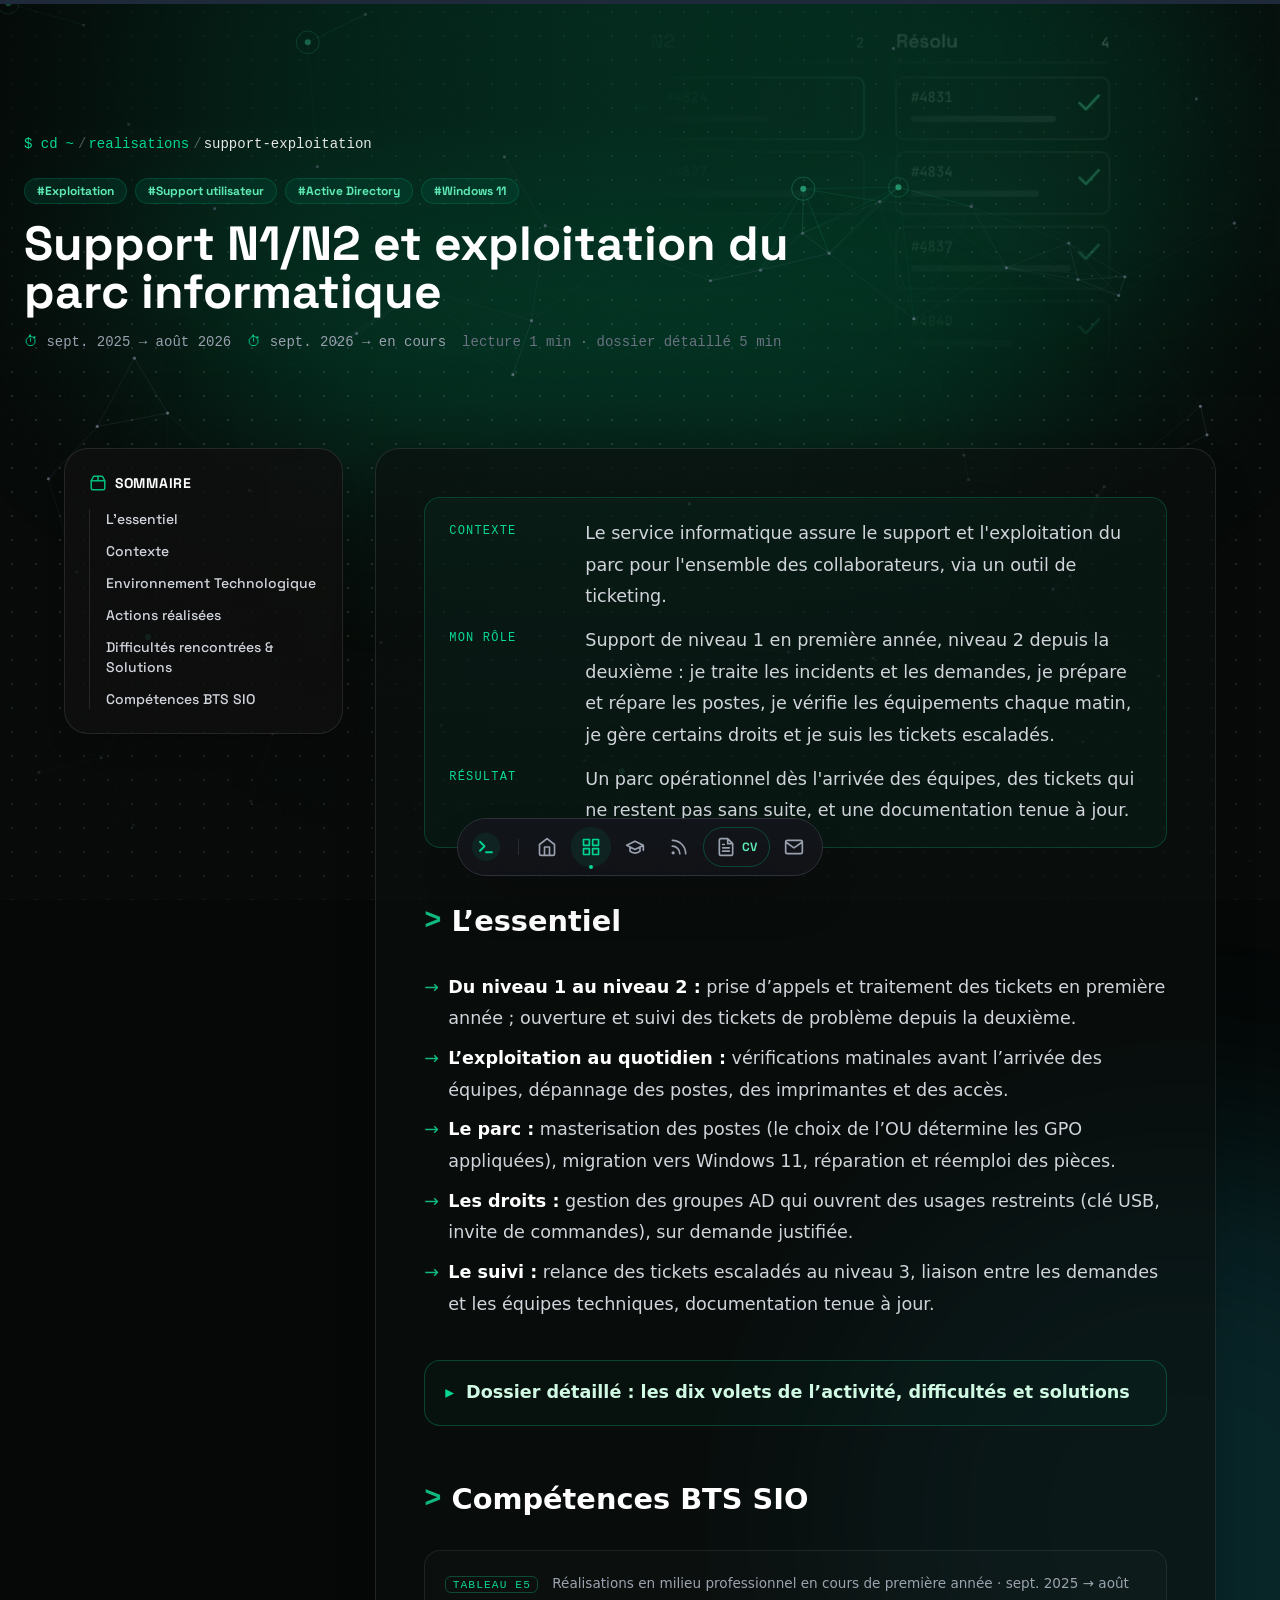
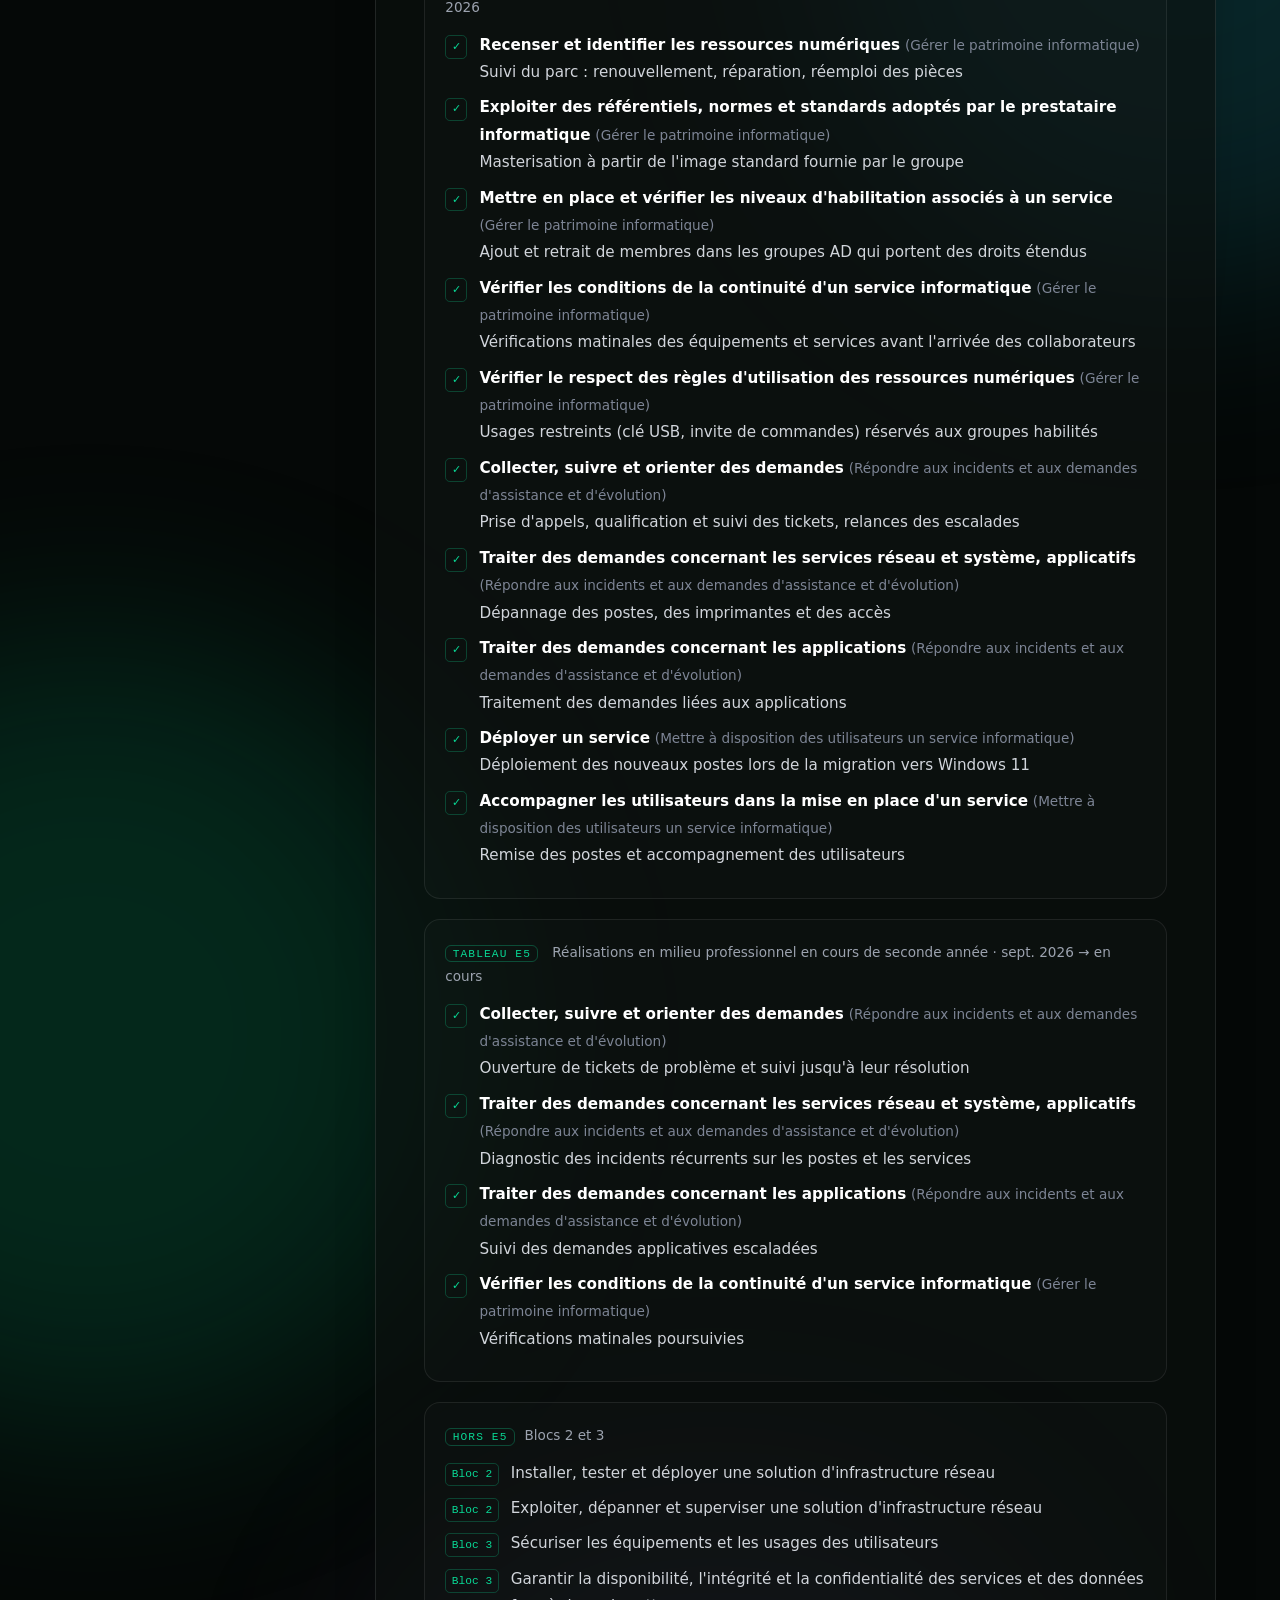
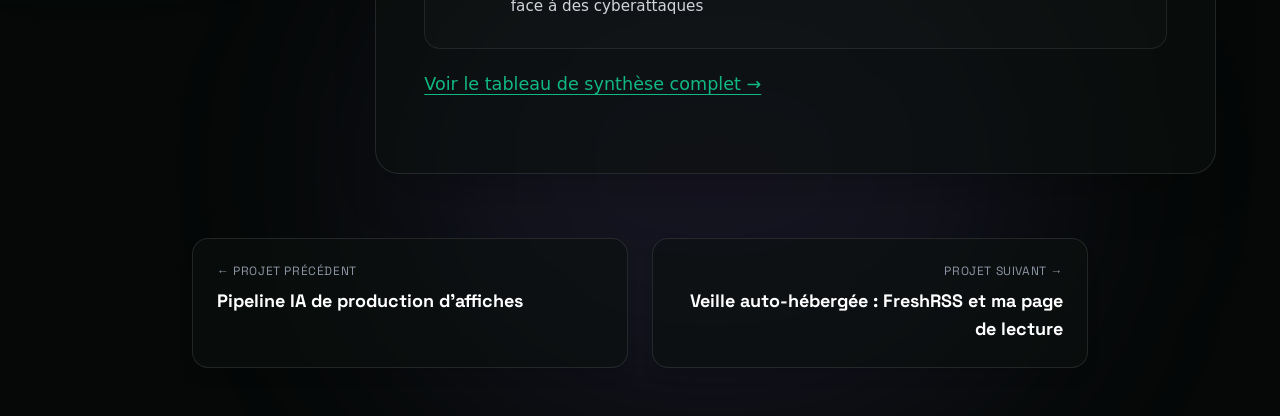
<file: projects/support-exploitation/index.html>
<!DOCTYPE html><html lang="fr" class="dark"> <head><meta charset="UTF-8"><meta name="viewport" content="width=device-width"><link rel="icon" type="image/png" href="/favicon.png"><meta name="generator" content="Astro v7.3.5"><meta name="description" content="Mon quotidien d'alternant au service informatique, du niveau 1 au niveau 2 : traitement des tickets, vérifications matinales, masterisation et réparation des postes, migration vers Windows 11, gestion des droits dans l'Active Directory et suivi des escalades."><meta name="author" content="Johan Danais"><link rel="canonical" href="https://portfolio.aqualenis.fr/projects/support-exploitation/"><meta property="og:type" content="article"><meta property="og:site_name" content="Johan Danais — Portfolio"><meta property="og:locale" content="fr_FR"><meta property="og:url" content="https://portfolio.aqualenis.fr/projects/support-exploitation/"><meta property="og:title" content="Support N1/N2 et exploitation du parc informatique"><meta property="og:description" content="Mon quotidien d'alternant au service informatique, du niveau 1 au niveau 2 : traitement des tickets, vérifications matinales, masterisation et réparation des postes, migration vers Windows 11, gestion des droits dans l'Active Directory et suivi des escalades."><meta property="og:image" content="https://portfolio.aqualenis.fr/images/couvertures/support-exploitation.png"><meta property="og:image:width" content="1200"><meta property="og:image:height" content="630"><meta name="twitter:card" content="summary_large_image"><meta name="twitter:title" content="Support N1/N2 et exploitation du parc informatique"><meta name="twitter:description" content="Mon quotidien d'alternant au service informatique, du niveau 1 au niveau 2 : traitement des tickets, vérifications matinales, masterisation et réparation des postes, migration vers Windows 11, gestion des droits dans l'Active Directory et suivi des escalades."><meta name="twitter:image" content="https://portfolio.aqualenis.fr/images/couvertures/support-exploitation.png"><!-- Police hébergée avec le site (public/fonts) : aucune requête vers
             un service tiers, le site fonctionne hors connexion. --><link rel="preload" href="/fonts/space-grotesk-latin-wght-normal.woff2" as="font" type="font/woff2" crossorigin><title>Support N1/N2 et exploitation du parc informatique</title><meta name="astro-view-transitions-enabled" content="true"> <meta name="astro-view-transitions-fallback" content="animate"><script type="module" src="/_astro/ClientRouter.astro_astro_type_script_index_0_lang.BsCrBuAq.js"></script><meta http-equiv="content-security-policy" content="default-src 'self';img-src 'self' data:;font-src 'self';connect-src 'self';object-src 'none';base-uri 'self';form-action 'none'; script-src 'self' 'sha256-BF0290pkb3jxQsE7z00xR8Imp8X34FLC88L0lkMnrGw=' 'sha256-QzWFZi+FLIx23tnm9SBU4aEgx4x8DsuASP07mfqol/c=' 'sha256-0chmwFk0zaA528yFfGV7J9ppIpdfTPPULncDF3WG7Zs=' 'sha256-eIXWvAmxkr251LJZkjniEK5LcPF3NkapbJepohwYRIc=' 'sha256-Q2BPg90ZMplYY+FSdApNErhpWafg2hcRRbndmvxuL/Q=' 'sha256-Ya0pUYrC7nM5Cn/056TyVuEiz6dFGrzmkWzgON0pF0U=' 'sha256-SHXg3YtOAVshUMT3f+eElYDgbV0kaujWj8DSaXSS4Vs='; style-src 'self' ; style-src-elem 'self' 'unsafe-inline'; style-src-attr 'unsafe-inline';"><link rel="stylesheet" href="/_astro/Layout.CaSwZXTl.css"><link rel="stylesheet" href="/_astro/_slug_.RT-Z97gE.css"><style>[data-astro-transition-scope="astro-fwkvbled-1"] { view-transition-name: visuel-support-exploitation; }@layer astro { ::view-transition-old(visuel-support-exploitation) { 
	animation-duration: 180ms;
	animation-timing-function: cubic-bezier(0.76, 0, 0.24, 1);
	animation-fill-mode: both;
	animation-name: astroFadeOut; }::view-transition-new(visuel-support-exploitation) { 
	animation-duration: 180ms;
	animation-timing-function: cubic-bezier(0.76, 0, 0.24, 1);
	animation-fill-mode: both;
	animation-name: astroFadeIn; }[data-astro-transition=back]::view-transition-old(visuel-support-exploitation) { 
	animation-duration: 180ms;
	animation-timing-function: cubic-bezier(0.76, 0, 0.24, 1);
	animation-fill-mode: both;
	animation-name: astroFadeOut; }[data-astro-transition=back]::view-transition-new(visuel-support-exploitation) { 
	animation-duration: 180ms;
	animation-timing-function: cubic-bezier(0.76, 0, 0.24, 1);
	animation-fill-mode: both;
	animation-name: astroFadeIn; } }[data-astro-transition-fallback="old"] [data-astro-transition-scope="astro-fwkvbled-1"],
			[data-astro-transition-fallback="old"][data-astro-transition-scope="astro-fwkvbled-1"] { 
	animation-duration: 180ms;
	animation-timing-function: cubic-bezier(0.76, 0, 0.24, 1);
	animation-fill-mode: both;
	animation-name: astroFadeOut; }[data-astro-transition-fallback="new"] [data-astro-transition-scope="astro-fwkvbled-1"],
			[data-astro-transition-fallback="new"][data-astro-transition-scope="astro-fwkvbled-1"] { 
	animation-duration: 180ms;
	animation-timing-function: cubic-bezier(0.76, 0, 0.24, 1);
	animation-fill-mode: both;
	animation-name: astroFadeIn; }[data-astro-transition=back][data-astro-transition-fallback="old"] [data-astro-transition-scope="astro-fwkvbled-1"],
			[data-astro-transition=back][data-astro-transition-fallback="old"][data-astro-transition-scope="astro-fwkvbled-1"] { 
	animation-duration: 180ms;
	animation-timing-function: cubic-bezier(0.76, 0, 0.24, 1);
	animation-fill-mode: both;
	animation-name: astroFadeOut; }[data-astro-transition=back][data-astro-transition-fallback="new"] [data-astro-transition-scope="astro-fwkvbled-1"],
			[data-astro-transition=back][data-astro-transition-fallback="new"][data-astro-transition-scope="astro-fwkvbled-1"] { 
	animation-duration: 180ms;
	animation-timing-function: cubic-bezier(0.76, 0, 0.24, 1);
	animation-fill-mode: both;
	animation-name: astroFadeIn; }</style><style>[data-astro-transition-scope="astro-5buac6qq-2"] { view-transition-name: titre-support-exploitation; }@layer astro { ::view-transition-old(titre-support-exploitation) { 
	animation-duration: 180ms;
	animation-timing-function: cubic-bezier(0.76, 0, 0.24, 1);
	animation-fill-mode: both;
	animation-name: astroFadeOut; }::view-transition-new(titre-support-exploitation) { 
	animation-duration: 180ms;
	animation-timing-function: cubic-bezier(0.76, 0, 0.24, 1);
	animation-fill-mode: both;
	animation-name: astroFadeIn; }[data-astro-transition=back]::view-transition-old(titre-support-exploitation) { 
	animation-duration: 180ms;
	animation-timing-function: cubic-bezier(0.76, 0, 0.24, 1);
	animation-fill-mode: both;
	animation-name: astroFadeOut; }[data-astro-transition=back]::view-transition-new(titre-support-exploitation) { 
	animation-duration: 180ms;
	animation-timing-function: cubic-bezier(0.76, 0, 0.24, 1);
	animation-fill-mode: both;
	animation-name: astroFadeIn; } }[data-astro-transition-fallback="old"] [data-astro-transition-scope="astro-5buac6qq-2"],
			[data-astro-transition-fallback="old"][data-astro-transition-scope="astro-5buac6qq-2"] { 
	animation-duration: 180ms;
	animation-timing-function: cubic-bezier(0.76, 0, 0.24, 1);
	animation-fill-mode: both;
	animation-name: astroFadeOut; }[data-astro-transition-fallback="new"] [data-astro-transition-scope="astro-5buac6qq-2"],
			[data-astro-transition-fallback="new"][data-astro-transition-scope="astro-5buac6qq-2"] { 
	animation-duration: 180ms;
	animation-timing-function: cubic-bezier(0.76, 0, 0.24, 1);
	animation-fill-mode: both;
	animation-name: astroFadeIn; }[data-astro-transition=back][data-astro-transition-fallback="old"] [data-astro-transition-scope="astro-5buac6qq-2"],
			[data-astro-transition=back][data-astro-transition-fallback="old"][data-astro-transition-scope="astro-5buac6qq-2"] { 
	animation-duration: 180ms;
	animation-timing-function: cubic-bezier(0.76, 0, 0.24, 1);
	animation-fill-mode: both;
	animation-name: astroFadeOut; }[data-astro-transition=back][data-astro-transition-fallback="new"] [data-astro-transition-scope="astro-5buac6qq-2"],
			[data-astro-transition=back][data-astro-transition-fallback="new"][data-astro-transition-scope="astro-5buac6qq-2"] { 
	animation-duration: 180ms;
	animation-timing-function: cubic-bezier(0.76, 0, 0.24, 1);
	animation-fill-mode: both;
	animation-name: astroFadeIn; }</style></head> <!-- Le fond animé (#fond-vivant) est calé sur le body : rien ne doit dépasser
	     sous le body, sinon le bas de page apparaît sans fond. flow-root y contient
	     les marges des enfants ; un élément « fixed » placé dans un bloc animé
	     (transform) dépasserait aussi : voir l'infobulle de l'accueil. --> <body class="relative flow-root bg-void text-white font-['Space_Grotesk'] antialiased min-h-screen selection:bg-emerald-500 selection:text-black overflow-x-hidden"> <div data-astro-transition-persist="fond" id="fond-vivant" aria-hidden="true"> <div class="fond-points"></div> <div class="fond-grain"></div> <div class="fond-halos"> <div class="halo halo-emeraude" style="--k:.35; top:-220px; left:calc(50% - 560px); width:1120px; height:640px"></div> <div class="halo halo-cyan" style="--k:.2; top:32%; right:-260px; width:720px; height:720px"></div> <div class="halo halo-emeraude halo-doux" style="--k:.28; top:62%; left:-300px; width:780px; height:780px"></div> <div class="halo halo-violet" style="--k:.15; top:86%; left:30%; width:660px; height:520px"></div> </div> <canvas id="reseau"></canvas> <div id="lueur-souris"></div> </div><script type="module" src="/_astro/FondVivant.astro_astro_type_script_index_0_lang.5u0arES_.js"></script>  <div class="fixed top-0 left-0 w-full h-1 z-50 bg-gray-800 print:hidden"> <div id="progress-bar" class="h-full bg-emerald-500 origin-left scale-x-0 transition-transform duration-100 ease-out"></div> </div> <header class="relative w-full h-[400px] overflow-hidden print:h-auto print:overflow-visible">  <div class="absolute inset-0 print:hidden"> <img data-astro-transition-scope="astro-fwkvbled-1" src="/images/couvertures/support-exploitation.webp" alt="" class="masque-entete w-full h-full object-cover opacity-40"> <div class="absolute inset-0 bg-linear-to-r from-void/70 to-transparent [mask-image:linear-gradient(to_bottom,black_30%,transparent)]"></div> </div> <div class="absolute bottom-0 left-0 w-full max-w-4xl mx-auto px-6 pb-12 z-10 print:static print:px-0 print:pb-4"> <nav aria-label="Fil d'Ariane" class="font-mono text-sm mb-6"> <ol class="flex flex-wrap items-center gap-x-0.5 text-muted"> <li class="flex items-center"> <span class="text-glow mr-2 select-none" aria-hidden="true">$ cd</span> <a href="/" class="text-emerald-400 hover:text-white transition rounded-sm focus-visible:outline-hidden focus-visible:ring-2 focus-visible:ring-emerald-500" aria-label="Accueil">~</a> </li> <li class="flex items-center"> <span class="px-0.5 text-white/30" aria-hidden="true">/</span> <a href="/#projects" class="text-emerald-400 hover:text-white transition rounded-sm focus-visible:outline-hidden focus-visible:ring-2 focus-visible:ring-emerald-500"> realisations </a> </li><li class="flex items-center"> <span class="px-0.5 text-white/30" aria-hidden="true">/</span> <span class="text-gray-200" aria-current="page">support-exploitation</span> </li> </ol> </nav> <div class="flex gap-2 mb-4"> <span class="px-3 py-1 text-xs font-bold text-emerald-300 bg-emerald-900/30 border border-emerald-500/20 rounded-full">
#Exploitation </span><span class="px-3 py-1 text-xs font-bold text-emerald-300 bg-emerald-900/30 border border-emerald-500/20 rounded-full">
#Support utilisateur </span><span class="px-3 py-1 text-xs font-bold text-emerald-300 bg-emerald-900/30 border border-emerald-500/20 rounded-full">
#Active Directory </span><span class="px-3 py-1 text-xs font-bold text-emerald-300 bg-emerald-900/30 border border-emerald-500/20 rounded-full">
#Windows 11 </span> </div> <h1 data-astro-transition-scope="astro-5buac6qq-2" class="text-4xl md:text-5xl font-bold text-white mb-2 leading-tight md:leading-none"> Support N1/N2 et exploitation du parc informatique </h1> <p class="text-gray-400 flex flex-wrap items-center gap-x-4 gap-y-1 mt-4 font-mono text-sm"> <span><span class="text-emerald-400">⏱</span> sept. 2025 → août 2026</span><span><span class="text-emerald-400">⏱</span> sept. 2026 → en cours</span> <span class="text-gray-500">
lecture 1 min · dossier détaillé 5 min </span> </p> </div> </header> <main class="min-h-screen px-4 sm:px-6 py-12 relative"> <div class="absolute top-0 left-1/2 -translate-x-1/2 w-full max-w-2xl h-64 bg-emerald-500/5 blur-[120px] pointer-events-none z-0"></div> <div class="max-w-6xl mx-auto flex flex-col lg:flex-row gap-8 relative z-10 print:block"> <aside class="hidden lg:block lg:w-1/4 print:hidden"> <div class="sticky top-24 bg-[#0f0f0f]/80 backdrop-blur-md border border-white/10 p-6 rounded-3xl shadow-xl"> <h2 class="text-white font-bold mb-4 flex items-center gap-2 uppercase tracking-wider text-sm"> <svg xmlns="http://www.w3.org/2000/svg" width="18" height="18" viewBox="0 0 24 24" fill="none" stroke="currentColor" stroke-width="2" stroke-linecap="round" stroke-linejoin="round" class="text-emerald-500"><path d="M3 9h18v10a2 2 0 0 1-2 2H5a2 2 0 0 1-2-2V9Z"></path><path d="m3 9 2.45-4.9A2 2 0 0 1 7.24 3h9.52a2 2 0 0 1 1.8 1.1L21 9"></path><path d="M12 3v6"></path></svg>
Sommaire
</h2> <ul class="space-y-3 border-l border-white/10 pl-4"> <li> <a href="#lessentiel" class="block transition-colors hover:text-emerald-400 text-sm text-gray-300 font-medium"> L’essentiel </a> </li><li> <a href="#contexte" class="block transition-colors hover:text-emerald-400 text-sm text-gray-300 font-medium"> Contexte </a> </li><li> <a href="#environnement-technologique" class="block transition-colors hover:text-emerald-400 text-sm text-gray-300 font-medium"> Environnement Technologique </a> </li><li> <a href="#actions-réalisées" class="block transition-colors hover:text-emerald-400 text-sm text-gray-300 font-medium"> Actions réalisées </a> </li><li> <a href="#difficultés-rencontrées--solutions" class="block transition-colors hover:text-emerald-400 text-sm text-gray-300 font-medium"> Difficultés rencontrées &amp; Solutions </a> </li><li> <a href="#competences-bts-sio" class="block transition-colors hover:text-emerald-400 text-sm text-gray-300 font-medium"> Compétences BTS SIO </a> </li> </ul> </div> </aside> <article class="w-full lg:w-3/4 print:w-full prose-content relative card p-5 sm:p-8 md:p-12 surface border border-white/10 rounded-3xl shadow-2xl"> <div class="en-bref">
<p><span>Contexte</span>Le service informatique assure le support et l'exploitation du parc pour l'ensemble des collaborateurs, via un outil de ticketing.</p>
<p><span>Mon rôle</span>Support de niveau 1 en première année, niveau 2 depuis la deuxième : je traite les incidents et les demandes, je prépare et répare les postes, je vérifie les équipements chaque matin, je gère certains droits et je suis les tickets escaladés.</p>
<p><span>Résultat</span>Un parc opérationnel dès l'arrivée des équipes, des tickets qui ne restent pas sans suite, et une documentation tenue à jour.</p>
</div>
<h2 id="lessentiel">L’essentiel</h2>
<ul>
<li><strong>Du niveau 1 au niveau 2 :</strong> prise d’appels et traitement des tickets en première année ; ouverture et suivi des tickets de problème depuis la deuxième.</li>
<li><strong>L’exploitation au quotidien :</strong> vérifications matinales avant l’arrivée des équipes, dépannage des postes, des imprimantes et des accès.</li>
<li><strong>Le parc :</strong> masterisation des postes (le choix de l’OU détermine les GPO appliquées), migration vers Windows 11, réparation et réemploi des pièces.</li>
<li><strong>Les droits :</strong> gestion des groupes AD qui ouvrent des usages restreints (clé USB, invite de commandes), sur demande justifiée.</li>
<li><strong>Le suivi :</strong> relance des tickets escaladés au niveau 3, liaison entre les demandes et les équipes techniques, documentation tenue à jour.</li>
</ul>
<details class="dossier">
<summary>Dossier détaillé : les dix volets de l’activité, difficultés et solutions</summary>
<h2 id="contexte">Contexte</h2>
<p>Contrairement aux autres réalisations, celle-ci ne décrit pas un projet ponctuel mais <strong>le cœur de mon activité d’alternant</strong> : le maintien en conditions opérationnelles du parc et le support aux utilisateurs. C’est la part la plus importante de mon temps, et celle où j’ai le plus appris sur le fonctionnement réel d’un service informatique.</p>
<h2 id="environnement-technologique">Environnement Technologique</h2>
<ul>
<li><strong>Ticketing :</strong> Octopus (suivi des incidents et des demandes, escalades vers le niveau 3)</li>
<li><strong>Postes de travail :</strong> parc Windows, migré de Windows 10 vers Windows 11</li>
<li><strong>Annuaire :</strong> Active Directory (unités d’organisation, groupes de sécurité, GPO)</li>
<li><strong>Déploiement :</strong> masterisation à partir d’une image fournie par le groupe</li>
<li><strong>Périphériques :</strong> imprimantes et équipements des postes</li>
<li><strong>Documentation :</strong> base de connaissances interne du service</li>
</ul>
<h2 id="actions-réalisées">Actions réalisées</h2>
<h3 id="1-du-niveau-1-au-niveau-2">1. Du niveau 1 au niveau 2</h3>
<ul>
<li><strong>Première année (N1) :</strong> prise d’appels, qualification et traitement des incidents et des demandes, exploitation du parc.</li>
<li><strong>Deuxième année (N2) :</strong> en plus du N1, j’ouvre des <strong>tickets de problème</strong> quand un même incident revient, et je suis ces problèmes jusqu’à leur résolution. L’objectif n’est plus seulement de dépanner, mais de traiter la cause.</li>
</ul>
<h3 id="2-traitement-des-incidents-et-des-demandes">2. Traitement des incidents et des demandes</h3>
<p>Je prends en charge les tickets jusqu’à mon niveau : postes qui ne démarrent pas ou ralentissent, problèmes d’impression, périphériques, accès aux applications. Chaque ticket suit le même fil : <strong>qualifier</strong> le problème, <strong>diagnostiquer</strong>, <strong>résoudre ou escalader</strong>, puis <strong>documenter</strong> ce qui a été fait.</p>
<h3 id="3-vérifications-matinales-avant-larrivée-des-collaborateurs">3. Vérifications matinales avant l’arrivée des collaborateurs</h3>
<p>Chaque matin, je vérifie que les équipements et les services essentiels fonctionnent avant que les équipes n’arrivent. L’objectif est simple : détecter un problème <strong>avant</strong> qu’il ne bloque quelqu’un, plutôt que de le découvrir par un ticket.</p>
<h3 id="4-renouvellement-des-postes-lors-de-la-migration-vers-windows-11">4. Renouvellement des postes lors de la migration vers Windows 11</h3>
<p>Lors de la migration complète du parc vers Windows 11, certains postes ne remplissaient pas les conditions matérielles pour migrer. J’ai participé à la <strong>distribution des nouveaux PC</strong> aux collaborateurs concernés, pour qu’aucun poste ne reste sous un système en fin de support.</p>
<h3 id="5-masterisation-et-préparation-des-postes">5. Masterisation et préparation des postes</h3>
<p>Je prépare les postes neufs ou réinstallés par <strong>masterisation</strong>. L’image système (la clé de master) est fournie par le groupe ; mon rôle est de lancer le déploiement et de <strong>choisir l’unité d’organisation (OU)</strong> dans laquelle le PC sera rangé dans l’Active Directory. Ce choix n’a rien d’anodin : c’est l’OU qui détermine les stratégies de groupe (GPO) appliquées au poste, donc sa configuration et son niveau de sécurité. Une erreur d’OU, et le poste ne reçoit pas les bons paramètres.</p>
<h3 id="6-réparation-des-postes-et-gestion-des-pièces">6. Réparation des postes et gestion des pièces</h3>
<p>Quand c’est possible, je répare les PC défaillants plutôt que de les remplacer. Les pièces viennent en priorité de <strong>postes hors service conservés pour cela</strong>. Quand la pièce nécessaire n’est pas disponible et qu’un achat serait nécessaire, le PC est à son tour réformé et devient une <strong>réserve de pièces</strong> pour les réparations suivantes.</p>
<h3 id="7-gestion-des-droits-dans-lactive-directory">7. Gestion des droits dans l’Active Directory</h3>
<p>Mes droits sur l’AD sont volontairement limités, mais je gère <strong>l’appartenance aux groupes de sécurité</strong>. Ces groupes portent des droits étendus : par exemple, seuls leurs membres peuvent utiliser une clé USB ou ouvrir l’invite de commandes, alors que ces usages sont bloqués pour les autres utilisateurs. Ajouter ou retirer une personne d’un groupe est donc un acte de sécurité : il se fait sur demande justifiée, et uniquement pour le besoin exprimé.</p>
<h3 id="8-suivi-des-tickets-escaladés-au-niveau-3">8. Suivi des tickets escaladés au niveau 3</h3>
<p>Je ne traite pas les tickets de niveau 3, mais je m’assure qu’ils <strong>ne restent pas sans réponse</strong> : quand un ticket escaladé n’évolue plus, je relance l’équipe concernée et je tiens l’utilisateur informé.</p>
<h3 id="9-liaison-entre-les-demandes-et-les-équipes-techniques">9. Liaison entre les demandes et les équipes techniques</h3>
<p>Certaines demandes dépassent mon périmètre. Mon rôle est alors de faire le lien entre le demandeur et les équipes compétentes, en m’assurant que rien n’est oublié. Exemple : la mise en place d’un formulaire sur le site institutionnel, dont les envois arrivent sur une adresse dédiée, redirigée vers la boîte d’un cadre. Pour que cela fonctionne, il fallait prévoir les <strong>enregistrements MX</strong> du domaine et <strong>paramétrer la solution anti-spam</strong> sur cette nouvelle adresse, sans quoi les messages auraient été bloqués. Je n’ai pas réalisé ces configurations moi-même, mais j’ai suivi la demande de bout en bout entre le demandeur et les équipes qui s’en chargeaient.</p>
<h3 id="10-maintien-de-la-documentation">10. Maintien de la documentation</h3>
<p>Je mets à jour la documentation du service au fil des interventions, pour que la solution trouvée une fois serve aux suivantes.</p>
<h2 id="difficultés-rencontrées--solutions">Difficultés rencontrées &amp; Solutions</h2>
<table>
<thead>
<tr>
<th>Difficulté</th>
<th>Comment je l’aborde</th>
</tr>
</thead>
<tbody>
<tr>
<td>Des tickets escaladés qui restent bloqués</td>
<td>Relances régulières auprès du N3 et information de l’utilisateur</td>
</tr>
<tr>
<td>Des droits AD volontairement restreints</td>
<td>Travailler dans ce cadre : chaque changement de groupe répond à une demande précise et justifiée</td>
</tr>
<tr>
<td>Des postes incompatibles avec Windows 11</td>
<td>Remplacement par du matériel compatible, masterisé puis distribué aux utilisateurs concernés</td>
</tr>
<tr>
<td>Une pièce manquante pour réparer un poste</td>
<td>Récupération sur un PC hors service ; sans pièce disponible, le poste devient lui-même une réserve de pièces</td>
</tr>
<tr>
<td>Risque : un poste rangé dans la mauvaise OU ne reçoit pas les bonnes GPO</td>
<td>Vérifier l’OU cible avant de lancer chaque masterisation</td>
</tr>
<tr>
<td>Des demandes hors de mon périmètre</td>
<td>Identifier la bonne équipe, transmettre une demande complète et en suivre l’avancement</td>
</tr>
</tbody>
</table>
</details>
 <section class="competences-article"> <h2 id="competences-bts-sio">Compétences BTS SIO</h2> <div class="ligne-e5"> <p class="ligne-e5-titre"> <span>Tableau E5</span> Réalisations en milieu professionnel en cours de première année · sept. 2025 → août 2026 </p> <ul> <li> <span class="ligne-e5-id" aria-hidden="true">✓</span> <span> <strong>Recenser et identifier les ressources numériques</strong> <span class="ligne-e5-comp"> (Gérer le patrimoine informatique)</span> <br> Suivi du parc : renouvellement, réparation, réemploi des pièces </span> </li><li> <span class="ligne-e5-id" aria-hidden="true">✓</span> <span> <strong>Exploiter des référentiels, normes et standards adoptés par le prestataire informatique</strong> <span class="ligne-e5-comp"> (Gérer le patrimoine informatique)</span> <br> Masterisation à partir de l&#39;image standard fournie par le groupe </span> </li><li> <span class="ligne-e5-id" aria-hidden="true">✓</span> <span> <strong>Mettre en place et vérifier les niveaux d&#39;habilitation associés à un service</strong> <span class="ligne-e5-comp"> (Gérer le patrimoine informatique)</span> <br> Ajout et retrait de membres dans les groupes AD qui portent des droits étendus </span> </li><li> <span class="ligne-e5-id" aria-hidden="true">✓</span> <span> <strong>Vérifier les conditions de la continuité d&#39;un service informatique</strong> <span class="ligne-e5-comp"> (Gérer le patrimoine informatique)</span> <br> Vérifications matinales des équipements et services avant l&#39;arrivée des collaborateurs </span> </li><li> <span class="ligne-e5-id" aria-hidden="true">✓</span> <span> <strong>Vérifier le respect des règles d&#39;utilisation des ressources numériques</strong> <span class="ligne-e5-comp"> (Gérer le patrimoine informatique)</span> <br> Usages restreints (clé USB, invite de commandes) réservés aux groupes habilités </span> </li><li> <span class="ligne-e5-id" aria-hidden="true">✓</span> <span> <strong>Collecter, suivre et orienter des demandes</strong> <span class="ligne-e5-comp"> (Répondre aux incidents et aux demandes d&#39;assistance et d&#39;évolution)</span> <br> Prise d&#39;appels, qualification et suivi des tickets, relances des escalades </span> </li><li> <span class="ligne-e5-id" aria-hidden="true">✓</span> <span> <strong>Traiter des demandes concernant les services réseau et système, applicatifs</strong> <span class="ligne-e5-comp"> (Répondre aux incidents et aux demandes d&#39;assistance et d&#39;évolution)</span> <br> Dépannage des postes, des imprimantes et des accès </span> </li><li> <span class="ligne-e5-id" aria-hidden="true">✓</span> <span> <strong>Traiter des demandes concernant les applications</strong> <span class="ligne-e5-comp"> (Répondre aux incidents et aux demandes d&#39;assistance et d&#39;évolution)</span> <br> Traitement des demandes liées aux applications </span> </li><li> <span class="ligne-e5-id" aria-hidden="true">✓</span> <span> <strong>Déployer un service</strong> <span class="ligne-e5-comp"> (Mettre à disposition des utilisateurs un service informatique)</span> <br> Déploiement des nouveaux postes lors de la migration vers Windows 11 </span> </li><li> <span class="ligne-e5-id" aria-hidden="true">✓</span> <span> <strong>Accompagner les utilisateurs dans la mise en place d&#39;un service</strong> <span class="ligne-e5-comp"> (Mettre à disposition des utilisateurs un service informatique)</span> <br> Remise des postes et accompagnement des utilisateurs </span> </li> </ul> </div><div class="ligne-e5"> <p class="ligne-e5-titre"> <span>Tableau E5</span> Réalisations en milieu professionnel en cours de seconde année · sept. 2026 → en cours </p> <ul> <li> <span class="ligne-e5-id" aria-hidden="true">✓</span> <span> <strong>Collecter, suivre et orienter des demandes</strong> <span class="ligne-e5-comp"> (Répondre aux incidents et aux demandes d&#39;assistance et d&#39;évolution)</span> <br> Ouverture de tickets de problème et suivi jusqu&#39;à leur résolution </span> </li><li> <span class="ligne-e5-id" aria-hidden="true">✓</span> <span> <strong>Traiter des demandes concernant les services réseau et système, applicatifs</strong> <span class="ligne-e5-comp"> (Répondre aux incidents et aux demandes d&#39;assistance et d&#39;évolution)</span> <br> Diagnostic des incidents récurrents sur les postes et les services </span> </li><li> <span class="ligne-e5-id" aria-hidden="true">✓</span> <span> <strong>Traiter des demandes concernant les applications</strong> <span class="ligne-e5-comp"> (Répondre aux incidents et aux demandes d&#39;assistance et d&#39;évolution)</span> <br> Suivi des demandes applicatives escaladées </span> </li><li> <span class="ligne-e5-id" aria-hidden="true">✓</span> <span> <strong>Vérifier les conditions de la continuité d&#39;un service informatique</strong> <span class="ligne-e5-comp"> (Gérer le patrimoine informatique)</span> <br> Vérifications matinales poursuivies </span> </li> </ul> </div> <div class="ligne-e5"> <p class="ligne-e5-titre"><span>Hors E5</span>Blocs 2 et 3</p> <ul> <li> <span class="ligne-e5-id">Bloc 2</span> <span>Installer, tester et déployer une solution d&#39;infrastructure réseau</span> </li><li> <span class="ligne-e5-id">Bloc 2</span> <span>Exploiter, dépanner et superviser une solution d&#39;infrastructure réseau</span> </li><li> <span class="ligne-e5-id">Bloc 3</span> <span>Sécuriser les équipements et les usages des utilisateurs</span> </li><li> <span class="ligne-e5-id">Bloc 3</span> <span>Garantir la disponibilité, l&#39;intégrité et la confidentialité des services et des données face à des cyberattaques</span> </li> </ul> </div> <p><a href="/competences">Voir le tableau de synthèse complet →</a></p> </section> </article> </div> <div class="max-w-4xl mx-auto mt-16 grid grid-cols-1 md:grid-cols-2 gap-6 relative z-10 print:hidden"> <a href="/projects/pipeline-affiches-ia" class="group card p-6 surface border border-white/10 rounded-2xl shadow-lg transition-colors flex flex-col items-start text-left cursor-pointer"> <span class="text-xs text-muted uppercase tracking-wider mb-2 group-hover:text-emerald-400 transition-colors">
← Projet Précédent
</span> <span class="text-white font-bold text-lg line-clamp-2 group-hover:text-emerald-300 transition-colors"> Pipeline IA de production d&#39;affiches </span> </a> <a href="/projects/veille-freshrss" class="group card p-6 surface border border-white/10 rounded-2xl shadow-lg transition-colors flex flex-col items-end text-right cursor-pointer"> <span class="text-xs text-muted uppercase tracking-wider mb-2 group-hover:text-emerald-400 transition-colors">
Projet Suivant →
</span> <span class="text-white font-bold text-lg line-clamp-2 group-hover:text-emerald-300 transition-colors"> Veille auto-hébergée : FreshRSS et ma page de lecture </span> </a> </div> </main>   <nav class="fixed bottom-6 left-1/2 -translate-x-1/2 z-50 print:hidden" aria-label="Navigation principale"> <div class="flex items-center gap-1 sm:gap-2 px-1.5 sm:px-2 py-1.5 sm:py-2 rounded-full bg-[#13151a]/85 backdrop-blur-md border border-[#2d3039] shadow-2xl">  <button type="button" data-ouvrir-palette aria-label="Ouvrir la palette de commandes (Ctrl+K)" title="Palette de commandes — Ctrl+K" class="group/pal relative flex h-10 w-10 shrink-0 items-center justify-center rounded-full text-emerald-400 hover:bg-emerald-500/10 transition focus-visible:outline-hidden focus-visible:ring-2 focus-visible:ring-emerald-500"> <span class="absolute inset-1.5 rounded-full bg-emerald-500/10 animate-pulse" aria-hidden="true"></span> <svg xmlns="http://www.w3.org/2000/svg" width="18" height="18" viewBox="0 0 24 24" fill="none" stroke="currentColor" stroke-width="2.4" stroke-linecap="round" stroke-linejoin="round" class="relative" aria-hidden="true"><polyline points="4 17 10 11 4 5"></polyline><line x1="12" y1="19" x2="20" y2="19"></line></svg> <span class="absolute -top-10 left-1/2 -translate-x-1/2 px-2 py-1 bg-[#13151a] border border-[#2d3039] rounded-sm text-[10px] text-white opacity-0 group-hover/pal:opacity-100 group-focus-visible/pal:opacity-100 transition-opacity pointer-events-none whitespace-nowrap shadow-xl">
Palette · Ctrl K
</span> </button> <div class="flex items-center gap-1"> <div class="h-4 w-px bg-white/10 mx-1"></div> <a href="/" class="relative flex items-center justify-center h-10 rounded-full transition-colors duration-200 shrink-0 group/icon focus-visible:outline-hidden focus-visible:ring-2 focus-visible:ring-emerald-500 focus-visible:text-white w-10 text-gray-400 hover:text-white hover:bg-white/10" aria-label="Home" target="_self"> <svg xmlns="http://www.w3.org/2000/svg" width="20" height="20" viewBox="0 0 24 24" fill="none" stroke="currentColor" stroke-width="2" stroke-linecap="round" stroke-linejoin="round" class="transition-transform duration-200 group-hover/icon:scale-110"> <path d="M3 9l9-7 9 7v11a2 2 0 0 1-2 2H5a2 2 0 0 1-2-2z M9 22V12h6v10"></path> </svg>   <span class="absolute -top-10 left-1/2 -translate-x-1/2 px-2 py-1 bg-[#13151a] border border-[#2d3039] rounded-sm text-[10px] text-white opacity-0 group-hover/icon:opacity-100 group-focus-visible/icon:opacity-100 transition-opacity pointer-events-none whitespace-nowrap shadow-xl"> Home </span> </a><a href="/#projects" class="relative flex items-center justify-center h-10 rounded-full transition-colors duration-200 shrink-0 group/icon focus-visible:outline-hidden focus-visible:ring-2 focus-visible:ring-emerald-500 focus-visible:text-white w-10 text-emerald-400 bg-emerald-500/10" aria-label="Projets" aria-current="page" target="_self"> <svg xmlns="http://www.w3.org/2000/svg" width="20" height="20" viewBox="0 0 24 24" fill="none" stroke="currentColor" stroke-width="2" stroke-linecap="round" stroke-linejoin="round" class="transition-transform duration-200 group-hover/icon:scale-110"> <path d="M3 3h7v7H3z M14 3h7v7h-7z M3 14h7v7H3z M14 14h7v7h-7z"></path> </svg>  <span class="absolute -bottom-0.5 left-1/2 -translate-x-1/2 h-1 w-1 rounded-full bg-emerald-400" aria-hidden="true"></span> <span class="absolute -top-10 left-1/2 -translate-x-1/2 px-2 py-1 bg-[#13151a] border border-[#2d3039] rounded-sm text-[10px] text-white opacity-0 group-hover/icon:opacity-100 group-focus-visible/icon:opacity-100 transition-opacity pointer-events-none whitespace-nowrap shadow-xl"> Projets </span> </a><a href="/competences" class="relative flex items-center justify-center h-10 rounded-full transition-colors duration-200 shrink-0 group/icon focus-visible:outline-hidden focus-visible:ring-2 focus-visible:ring-emerald-500 focus-visible:text-white w-10 text-gray-400 hover:text-white hover:bg-white/10" aria-label="Compétences" target="_self"> <svg xmlns="http://www.w3.org/2000/svg" width="20" height="20" viewBox="0 0 24 24" fill="none" stroke="currentColor" stroke-width="2" stroke-linecap="round" stroke-linejoin="round" class="transition-transform duration-200 group-hover/icon:scale-110"> <path d="M22 10v6M2 10l10-5 10 5-10 5z M6 12v5c3 3 9 3 12 0v-5"></path> </svg>   <span class="absolute -top-10 left-1/2 -translate-x-1/2 px-2 py-1 bg-[#13151a] border border-[#2d3039] rounded-sm text-[10px] text-white opacity-0 group-hover/icon:opacity-100 group-focus-visible/icon:opacity-100 transition-opacity pointer-events-none whitespace-nowrap shadow-xl"> Compétences </span> </a><a href="/veille" class="relative flex items-center justify-center h-10 rounded-full transition-colors duration-200 shrink-0 group/icon focus-visible:outline-hidden focus-visible:ring-2 focus-visible:ring-emerald-500 focus-visible:text-white w-10 text-gray-400 hover:text-white hover:bg-white/10" aria-label="Veille" target="_self"> <svg xmlns="http://www.w3.org/2000/svg" width="20" height="20" viewBox="0 0 24 24" fill="none" stroke="currentColor" stroke-width="2" stroke-linecap="round" stroke-linejoin="round" class="transition-transform duration-200 group-hover/icon:scale-110"> <path d="M4 11a9 9 0 0 1 9 9 M4 4a16 16 0 0 1 16 16 M5 20a1 1 0 1 0 0-2 1 1 0 0 0 0 2"></path> </svg>   <span class="absolute -top-10 left-1/2 -translate-x-1/2 px-2 py-1 bg-[#13151a] border border-[#2d3039] rounded-sm text-[10px] text-white opacity-0 group-hover/icon:opacity-100 group-focus-visible/icon:opacity-100 transition-opacity pointer-events-none whitespace-nowrap shadow-xl"> Veille </span> </a><a href="/mon_cv.pdf" class="relative flex items-center justify-center h-10 rounded-full transition-colors duration-200 shrink-0 group/icon focus-visible:outline-hidden focus-visible:ring-2 focus-visible:ring-emerald-500 focus-visible:text-white gap-1.5 px-3 border border-emerald-500/30 text-gray-400 hover:text-white hover:bg-white/10" aria-label="CV" target="_blank" rel="noopener"> <svg xmlns="http://www.w3.org/2000/svg" width="20" height="20" viewBox="0 0 24 24" fill="none" stroke="currentColor" stroke-width="2" stroke-linecap="round" stroke-linejoin="round" class="transition-transform duration-200 group-hover/icon:scale-110"> <path d="M14 2H6a2 2 0 0 0-2 2v16a2 2 0 0 0 2 2h12a2 2 0 0 0 2-2V8z M14 2v6h6 M16 13H8 M16 17H8 M10 9H8"></path> </svg> <span class="text-xs font-bold text-emerald-300" aria-hidden="true">CV</span>  <span class="absolute -top-10 left-1/2 -translate-x-1/2 px-2 py-1 bg-[#13151a] border border-[#2d3039] rounded-sm text-[10px] text-white opacity-0 group-hover/icon:opacity-100 group-focus-visible/icon:opacity-100 transition-opacity pointer-events-none whitespace-nowrap shadow-xl"> CV </span> </a><a href="mailto:johan.danais@gmail.com" class="relative flex items-center justify-center h-10 rounded-full transition-colors duration-200 shrink-0 group/icon focus-visible:outline-hidden focus-visible:ring-2 focus-visible:ring-emerald-500 focus-visible:text-white w-10 text-gray-400 hover:text-white hover:bg-white/10" aria-label="Mail" target="_self"> <svg xmlns="http://www.w3.org/2000/svg" width="20" height="20" viewBox="0 0 24 24" fill="none" stroke="currentColor" stroke-width="2" stroke-linecap="round" stroke-linejoin="round" class="transition-transform duration-200 group-hover/icon:scale-110"> <path d="M4 4h16c1.1 0 2 .9 2 2v12c0 1.1-.9 2-2 2H4c-1.1 0-2-.9-2-2V6c0-1.1.9-2 2-2z M22 6l-10 7L2 6"></path> </svg>   <span class="absolute -top-10 left-1/2 -translate-x-1/2 px-2 py-1 bg-[#13151a] border border-[#2d3039] rounded-sm text-[10px] text-white opacity-0 group-hover/icon:opacity-100 group-focus-visible/icon:opacity-100 transition-opacity pointer-events-none whitespace-nowrap shadow-xl"> Mail </span> </a> </div> </div> </nav> <dialog data-astro-transition-persist="palette" id="palette" aria-label="Palette de commandes" class="palette m-auto mt-[12vh] w-[min(640px,calc(100vw-2rem))] p-0 rounded-2xl border border-emerald-500/30 text-white shadow-[0_0_60px_rgba(16,185,129,0.15)] backdrop:bg-black/60 backdrop:backdrop-blur-sm"> <div class="flex items-center gap-2 px-4 py-2.5 border-b border-white/5 bg-white/[0.02]"> <span class="h-2.5 w-2.5 rounded-full bg-[#ff5f57]"></span> <span class="h-2.5 w-2.5 rounded-full bg-[#febc2e]"></span> <span class="h-2.5 w-2.5 rounded-full bg-[#28c840]"></span> <span class="ml-3 text-[11px] font-mono text-muted">johan@lybernet: ~ — palette</span> <kbd class="ml-auto text-[10px] font-mono text-muted border border-white/10 rounded px-1.5 py-0.5">Échap</kbd> </div> <label class="flex items-center gap-3 px-5 py-4 border-b border-white/5 font-mono"> <span class="text-glow select-none" aria-hidden="true">$</span> <input id="palette-saisie" type="text" autocomplete="off" spellcheck="false" placeholder="Aller à une page ou chercher un mot (veille, GPO, Proxmox…)" class="w-full bg-transparent outline-hidden text-base placeholder:text-muted" role="combobox" aria-expanded="true" aria-controls="palette-liste" aria-autocomplete="list"> </label> <ul id="palette-liste" role="listbox" class="max-h-[50vh] overflow-y-auto p-2"> <li role="option" aria-selected="false" class="palette-entree flex items-center justify-between gap-4 px-3 py-2.5 rounded-lg cursor-pointer" data-groupe="Navigation" data-href="/" data-recherche="Accueil cd ~ home accueil"> <span class="flex flex-col min-w-0"> <span class="text-sm text-gray-100 truncate">Accueil</span> <span class="text-[11px] font-mono text-muted truncate">cd ~</span> </span> <span class="text-[10px] font-mono uppercase tracking-wider text-muted shrink-0">Navigation</span> </li><li role="option" aria-selected="false" class="palette-entree flex items-center justify-between gap-4 px-3 py-2.5 rounded-lg cursor-pointer" data-groupe="Navigation" data-href="/#projects" data-recherche="Réalisations professionnelles cd ~/realisations projets missions"> <span class="flex flex-col min-w-0"> <span class="text-sm text-gray-100 truncate">Réalisations professionnelles</span> <span class="text-[11px] font-mono text-muted truncate">cd ~/realisations</span> </span> <span class="text-[10px] font-mono uppercase tracking-wider text-muted shrink-0">Navigation</span> </li><li role="option" aria-selected="false" class="palette-entree flex items-center justify-between gap-4 px-3 py-2.5 rounded-lg cursor-pointer" data-groupe="Navigation" data-href="/competences" data-recherche="Compétences — référentiel BTS SIO cd ~/competences bts sio blocs e4 e5 referentiel"> <span class="flex flex-col min-w-0"> <span class="text-sm text-gray-100 truncate">Compétences — référentiel BTS SIO</span> <span class="text-[11px] font-mono text-muted truncate">cd ~/competences</span> </span> <span class="text-[10px] font-mono uppercase tracking-wider text-muted shrink-0">Navigation</span> </li><li role="option" aria-selected="false" class="palette-entree flex items-center justify-between gap-4 px-3 py-2.5 rounded-lg cursor-pointer" data-groupe="Navigation" data-href="/veille" data-recherche="Veille technologique cd ~/veille cert-fr anssi securite"> <span class="flex flex-col min-w-0"> <span class="text-sm text-gray-100 truncate">Veille technologique</span> <span class="text-[11px] font-mono text-muted truncate">cd ~/veille</span> </span> <span class="text-[10px] font-mono uppercase tracking-wider text-muted shrink-0">Navigation</span> </li><li role="option" aria-selected="false" class="palette-entree flex items-center justify-between gap-4 px-3 py-2.5 rounded-lg cursor-pointer" data-groupe="Réalisations" data-href="/projects/veille-freshrss" data-recherche="Veille auto-hébergée : FreshRSS et ma page de lecture cat veille-freshrss.md Homelab Docker Veille Supervision"> <span class="flex flex-col min-w-0"> <span class="text-sm text-gray-100 truncate">Veille auto-hébergée : FreshRSS et ma page de lecture</span> <span class="text-[11px] font-mono text-muted truncate">cat veille-freshrss.md</span> </span> <span class="text-[10px] font-mono uppercase tracking-wider text-muted shrink-0">Réalisations</span> </li><li role="option" aria-selected="false" class="palette-entree flex items-center justify-between gap-4 px-3 py-2.5 rounded-lg cursor-pointer" data-groupe="Réalisations" data-href="/projects/support-exploitation" data-recherche="Support N1/N2 et exploitation du parc informatique cat support-exploitation.md Exploitation Support utilisateur Active Directory Windows 11"> <span class="flex flex-col min-w-0"> <span class="text-sm text-gray-100 truncate">Support N1/N2 et exploitation du parc informatique</span> <span class="text-[11px] font-mono text-muted truncate">cat support-exploitation.md</span> </span> <span class="text-[10px] font-mono uppercase tracking-wider text-muted shrink-0">Réalisations</span> </li><li role="option" aria-selected="false" class="palette-entree flex items-center justify-between gap-4 px-3 py-2.5 rounded-lg cursor-pointer" data-groupe="Réalisations" data-href="/projects/pipeline-affiches-ia" data-recherche="Pipeline IA de production d'affiches cat pipeline-affiches-ia.md IA générative Gemini Automatisation Gestion de projet"> <span class="flex flex-col min-w-0"> <span class="text-sm text-gray-100 truncate">Pipeline IA de production d&#39;affiches</span> <span class="text-[11px] font-mono text-muted truncate">cat pipeline-affiches-ia.md</span> </span> <span class="text-[10px] font-mono uppercase tracking-wider text-muted shrink-0">Réalisations</span> </li><li role="option" aria-selected="false" class="palette-entree flex items-center justify-between gap-4 px-3 py-2.5 rounded-lg cursor-pointer" data-groupe="Réalisations" data-href="/projects/hub-academy" data-recherche="Hub Academy : prototype de formation gamifiée cat hub-academy.md Développement web Google Apps Script Google Sheets Gestion des droits"> <span class="flex flex-col min-w-0"> <span class="text-sm text-gray-100 truncate">Hub Academy : prototype de formation gamifiée</span> <span class="text-[11px] font-mono text-muted truncate">cat hub-academy.md</span> </span> <span class="text-[10px] font-mono uppercase tracking-wider text-muted shrink-0">Réalisations</span> </li><li role="option" aria-selected="false" class="palette-entree flex items-center justify-between gap-4 px-3 py-2.5 rounded-lg cursor-pointer" data-groupe="Réalisations" data-href="/projects/portfolio" data-recherche="Portfolio professionnel : conception et maintenance cat portfolio.md Développement professionnel Astro Référencement Veille"> <span class="flex flex-col min-w-0"> <span class="text-sm text-gray-100 truncate">Portfolio professionnel : conception et maintenance</span> <span class="text-[11px] font-mono text-muted truncate">cat portfolio.md</span> </span> <span class="text-[10px] font-mono uppercase tracking-wider text-muted shrink-0">Réalisations</span> </li><li role="option" aria-selected="false" class="palette-entree flex items-center justify-between gap-4 px-3 py-2.5 rounded-lg cursor-pointer" data-groupe="Réalisations" data-href="/projects/cyber-sensibilisation" data-recherche="Sensibilisation Cyber &amp; Hygiène Numérique cat cyber-sensibilisation.md Hygiène Numérique Cybersécurité Support Utilisateur Communication"> <span class="flex flex-col min-w-0"> <span class="text-sm text-gray-100 truncate">Sensibilisation Cyber &amp; Hygiène Numérique</span> <span class="text-[11px] font-mono text-muted truncate">cat cyber-sensibilisation.md</span> </span> <span class="text-[10px] font-mono uppercase tracking-wider text-muted shrink-0">Réalisations</span> </li><li role="option" aria-selected="false" class="palette-entree flex items-center justify-between gap-4 px-3 py-2.5 rounded-lg cursor-pointer" data-groupe="Actions" data-href="/mon_cv.pdf" data-externe="1" data-recherche="Ouvrir mon CV (PDF) open mon_cv.pdf cv curriculum telecharger"> <span class="flex flex-col min-w-0"> <span class="text-sm text-gray-100 truncate">Ouvrir mon CV (PDF)</span> <span class="text-[11px] font-mono text-muted truncate">open mon_cv.pdf</span> </span> <span class="text-[10px] font-mono uppercase tracking-wider text-muted shrink-0">Actions</span> </li><li role="option" aria-selected="false" class="palette-entree flex items-center justify-between gap-4 px-3 py-2.5 rounded-lg cursor-pointer" data-groupe="Actions" data-href="johan.danais@gmail.com" data-action="copier" data-recherche="Copier mon adresse e-mail copy johan.danais@gmail.com contact email courriel mail adresse copier"> <span class="flex flex-col min-w-0"> <span class="text-sm text-gray-100 truncate">Copier mon adresse e-mail</span> <span class="text-[11px] font-mono text-muted truncate">copy johan.danais@gmail.com</span> </span> <span class="text-[10px] font-mono uppercase tracking-wider text-muted shrink-0">Actions</span> </li><li role="option" aria-selected="false" class="palette-entree flex items-center justify-between gap-4 px-3 py-2.5 rounded-lg cursor-pointer" data-groupe="Actions" data-href="mailto:johan.danais@gmail.com" data-externe="1" data-recherche="M'écrire un mail mail johan.danais contact email courriel"> <span class="flex flex-col min-w-0"> <span class="text-sm text-gray-100 truncate">M&#39;écrire un mail</span> <span class="text-[11px] font-mono text-muted truncate">mail johan.danais</span> </span> <span class="text-[10px] font-mono uppercase tracking-wider text-muted shrink-0">Actions</span> </li><li role="option" aria-selected="false" class="palette-entree flex items-center justify-between gap-4 px-3 py-2.5 rounded-lg cursor-pointer" data-groupe="Actions" data-href="https://www.linkedin.com/in/johan-danais-65a315198/" data-externe="1" data-recherche="Profil LinkedIn open linkedin reseau social"> <span class="flex flex-col min-w-0"> <span class="text-sm text-gray-100 truncate">Profil LinkedIn</span> <span class="text-[11px] font-mono text-muted truncate">open linkedin</span> </span> <span class="text-[10px] font-mono uppercase tracking-wider text-muted shrink-0">Actions</span> </li><li role="option" aria-selected="false" class="palette-entree flex items-center justify-between gap-4 px-3 py-2.5 rounded-lg cursor-pointer" data-groupe="Actions" data-href="https://github.com/merynger" data-externe="1" data-recherche="Profil GitHub open github code depot"> <span class="flex flex-col min-w-0"> <span class="text-sm text-gray-100 truncate">Profil GitHub</span> <span class="text-[11px] font-mono text-muted truncate">open github</span> </span> <span class="text-[10px] font-mono uppercase tracking-wider text-muted shrink-0">Actions</span> </li> </ul> <p id="palette-vide" class="hidden px-5 py-6 text-sm font-mono text-muted">
command not found — essayez « veille », « cv » ou un mot comme « Windows 11 ».
</p> <div class="flex items-center gap-4 px-5 py-2.5 border-t border-white/5 text-[11px] font-mono text-muted"> <span><kbd class="text-gray-300">↑ ↓</kbd> choisir</span> <span><kbd class="text-gray-300">Entrée</kbd> ouvrir</span> <span id="palette-statut" class="text-glow" role="status" aria-live="polite"></span> <span class="ml-auto hidden sm:inline"><kbd class="text-gray-300">Ctrl K</kbd> ouvrir / fermer</span> </div> </dialog><script type="module" src="/_astro/CommandPalette.astro_astro_type_script_index_0_lang.BJETQtms.js"></script> </body> </html><script type="module" src="/_astro/_slug_.astro_astro_type_script_index_0_lang.ChQbQ3pD.js"></script>
</file>
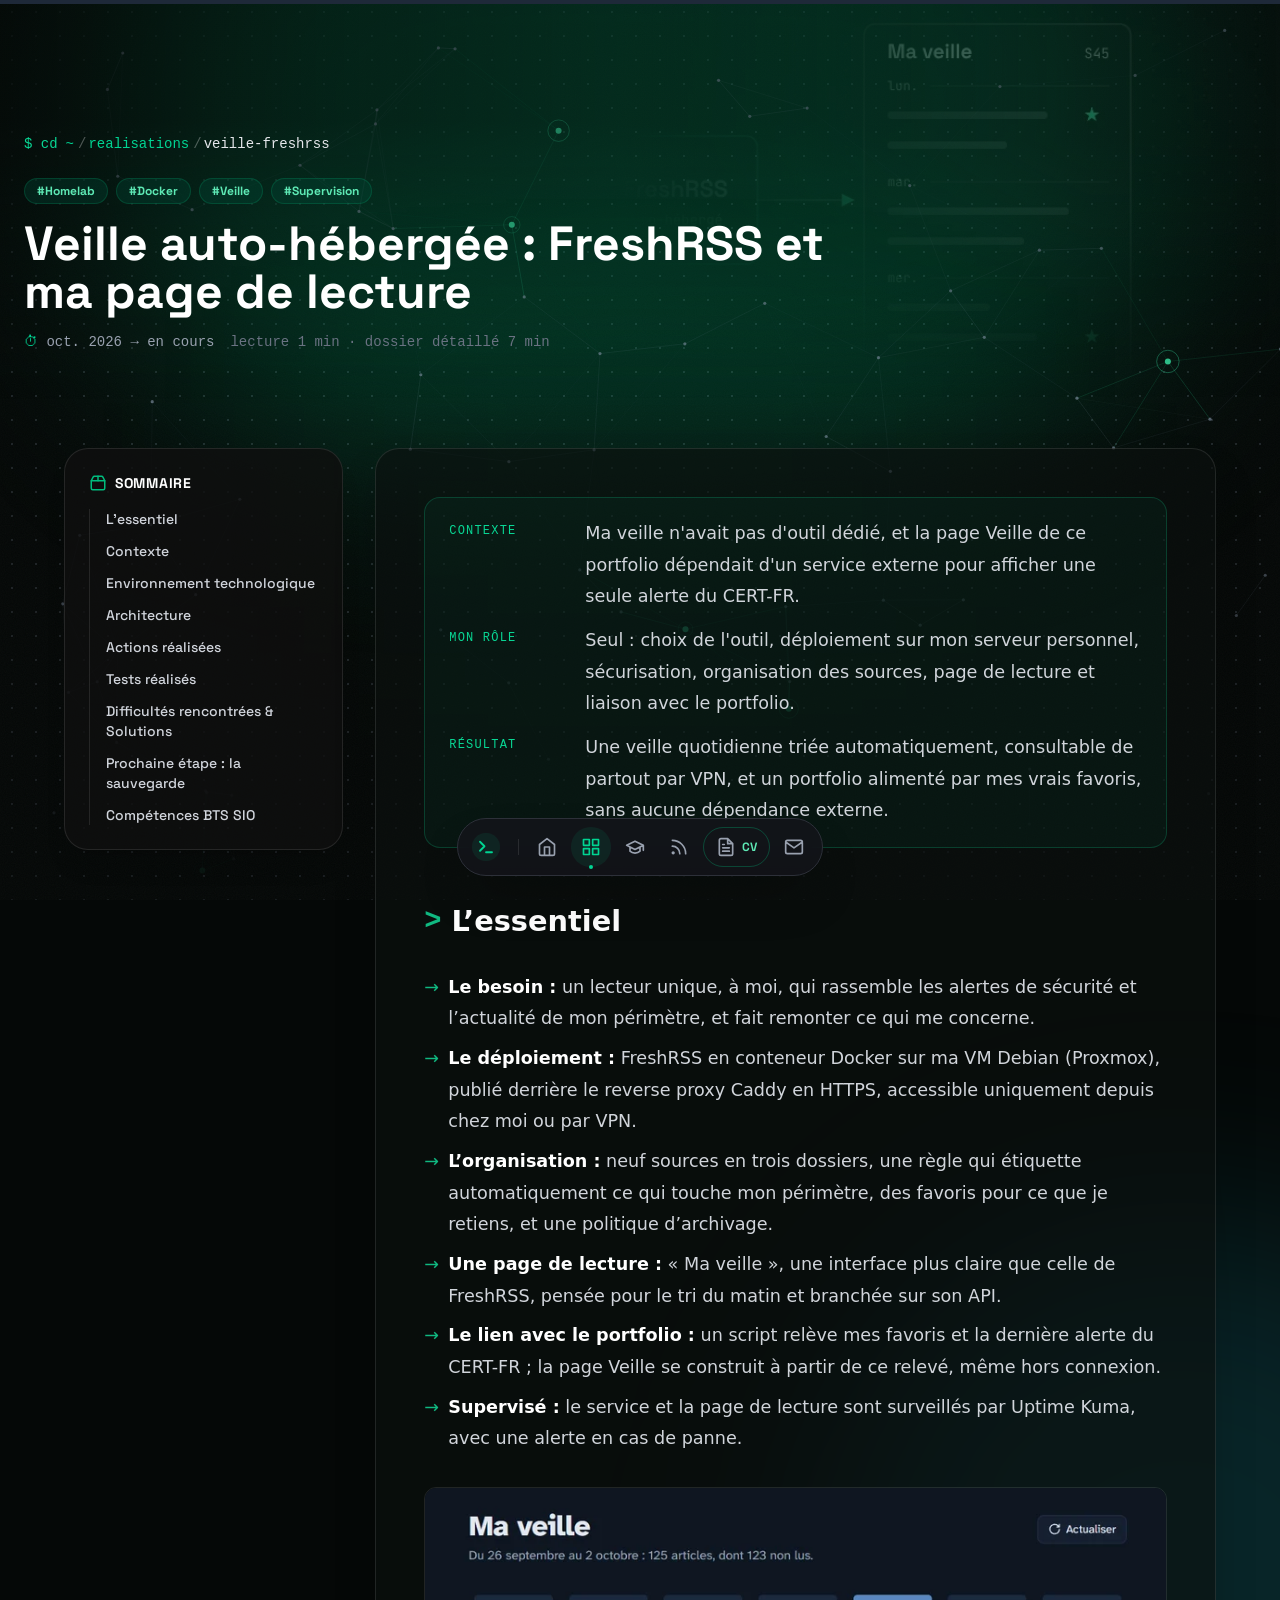
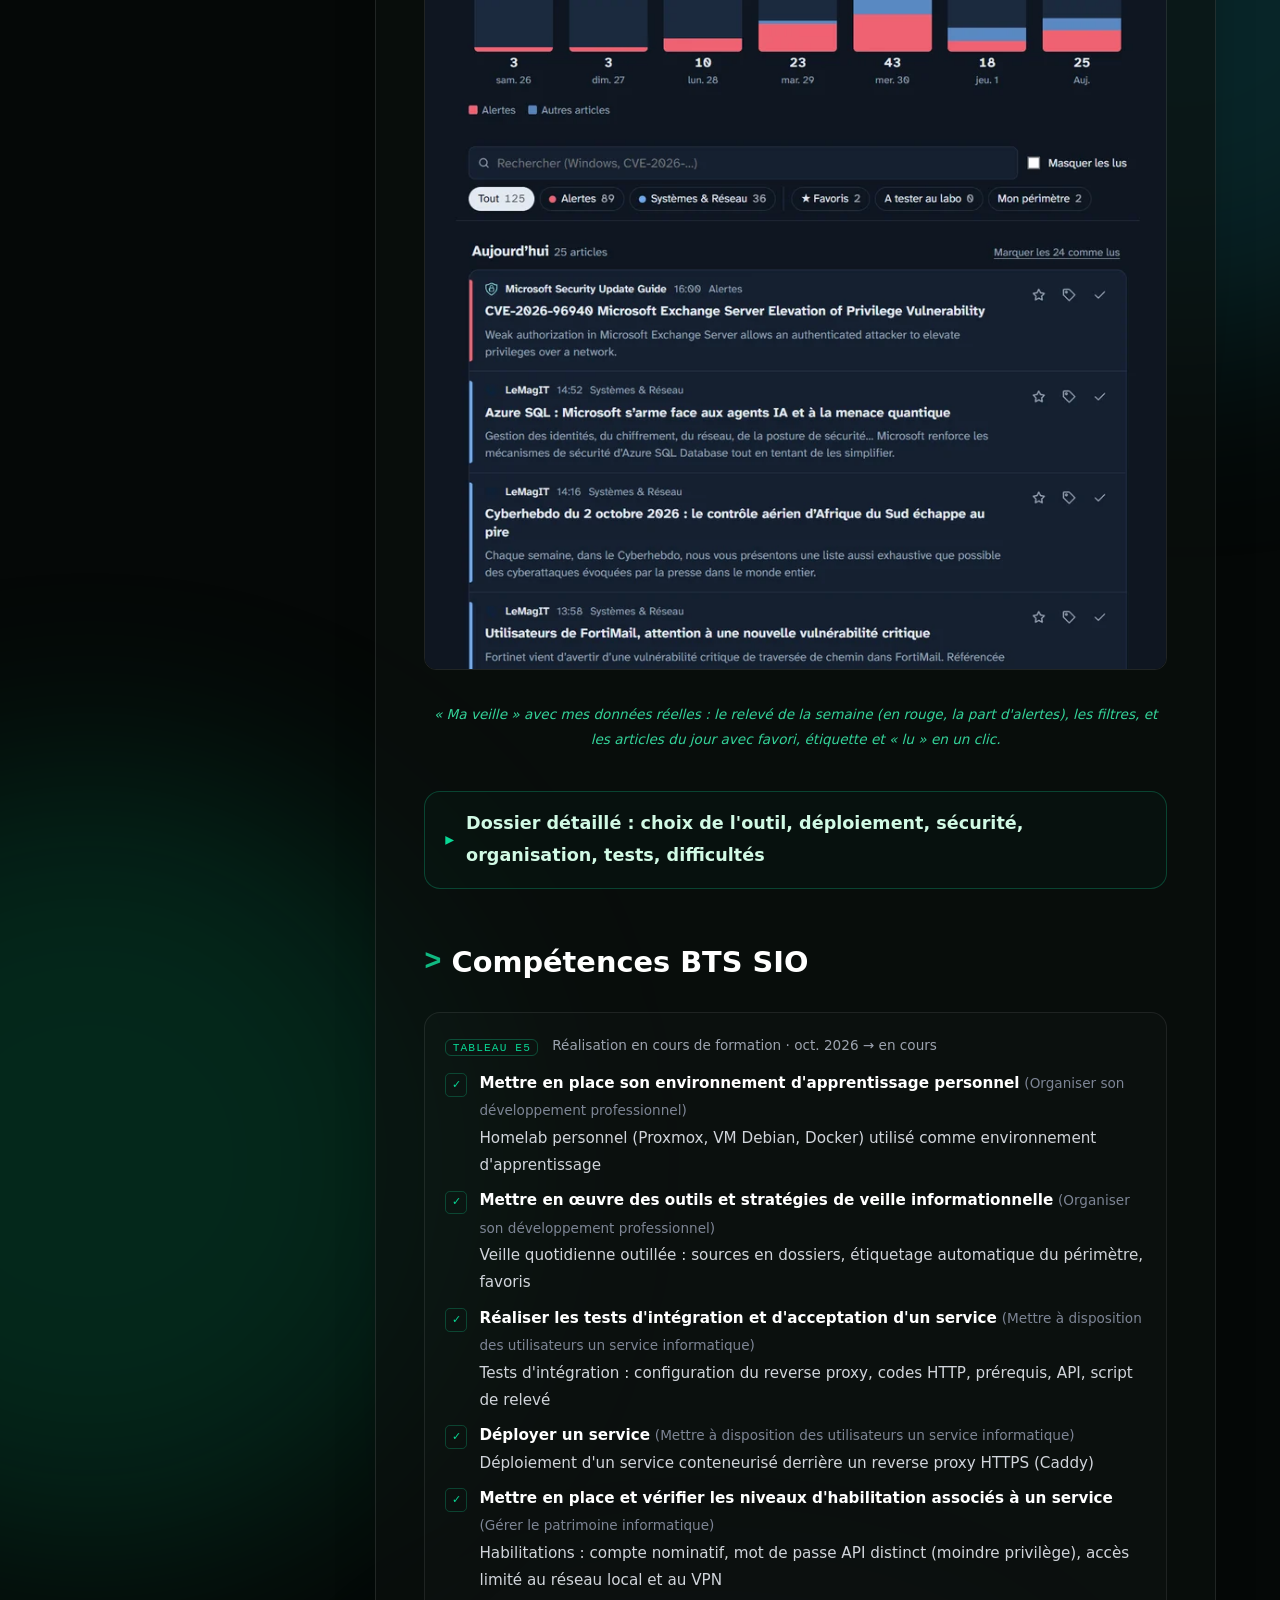
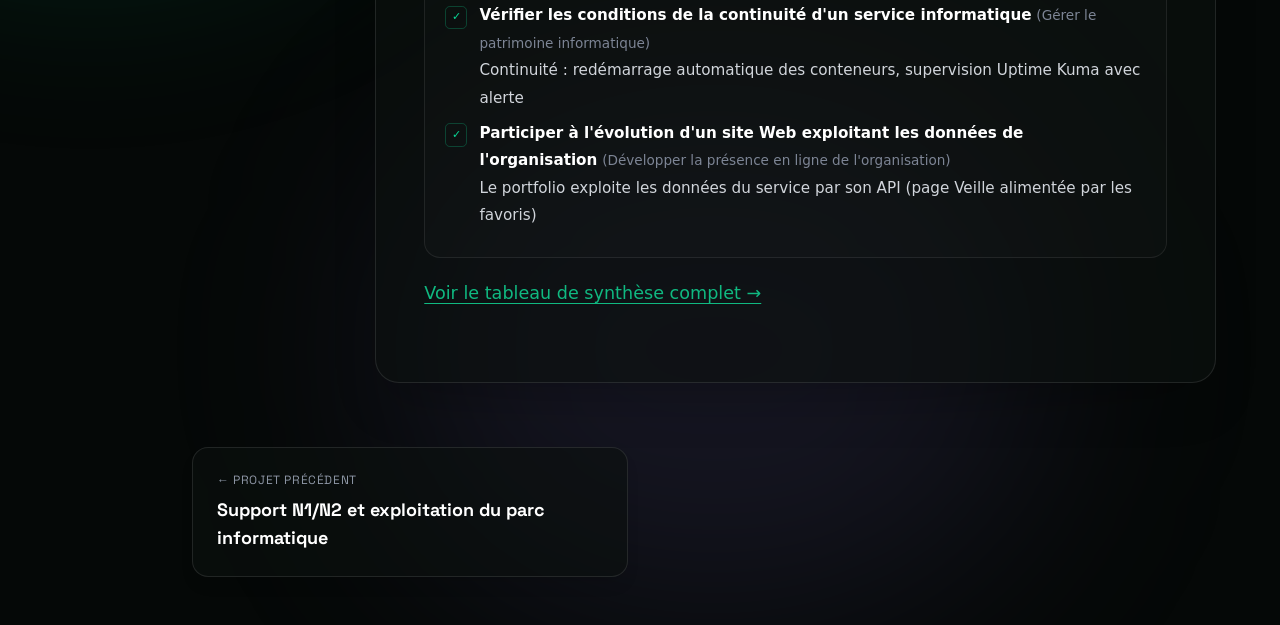
<file: projects/veille-freshrss/index.html>
<!DOCTYPE html><html lang="fr" class="dark"> <head><meta charset="UTF-8"><meta name="viewport" content="width=device-width"><link rel="icon" type="image/png" href="/favicon.png"><meta name="generator" content="Astro v7.3.5"><meta name="description" content="Déploiement de FreshRSS sur mon homelab (Docker, reverse proxy, VPN), organisation d'une veille quotidienne triée automatiquement, page de lecture branchée sur son API, et relevé des favoris dans ce portfolio."><meta name="author" content="Johan Danais"><link rel="canonical" href="https://portfolio.aqualenis.fr/projects/veille-freshrss/"><meta property="og:type" content="article"><meta property="og:site_name" content="Johan Danais — Portfolio"><meta property="og:locale" content="fr_FR"><meta property="og:url" content="https://portfolio.aqualenis.fr/projects/veille-freshrss/"><meta property="og:title" content="Veille auto-hébergée : FreshRSS et ma page de lecture"><meta property="og:description" content="Déploiement de FreshRSS sur mon homelab (Docker, reverse proxy, VPN), organisation d'une veille quotidienne triée automatiquement, page de lecture branchée sur son API, et relevé des favoris dans ce portfolio."><meta property="og:image" content="https://portfolio.aqualenis.fr/images/couvertures/veille-freshrss.png"><meta property="og:image:width" content="1200"><meta property="og:image:height" content="630"><meta name="twitter:card" content="summary_large_image"><meta name="twitter:title" content="Veille auto-hébergée : FreshRSS et ma page de lecture"><meta name="twitter:description" content="Déploiement de FreshRSS sur mon homelab (Docker, reverse proxy, VPN), organisation d'une veille quotidienne triée automatiquement, page de lecture branchée sur son API, et relevé des favoris dans ce portfolio."><meta name="twitter:image" content="https://portfolio.aqualenis.fr/images/couvertures/veille-freshrss.png"><!-- Police hébergée avec le site (public/fonts) : aucune requête vers
             un service tiers, le site fonctionne hors connexion. --><link rel="preload" href="/fonts/space-grotesk-latin-wght-normal.woff2" as="font" type="font/woff2" crossorigin><title>Veille auto-hébergée : FreshRSS et ma page de lecture</title><meta name="astro-view-transitions-enabled" content="true"> <meta name="astro-view-transitions-fallback" content="animate"><script type="module" src="/_astro/ClientRouter.astro_astro_type_script_index_0_lang.BsCrBuAq.js"></script><meta http-equiv="content-security-policy" content="default-src 'self';img-src 'self' data:;font-src 'self';connect-src 'self';object-src 'none';base-uri 'self';form-action 'none'; script-src 'self' 'sha256-BF0290pkb3jxQsE7z00xR8Imp8X34FLC88L0lkMnrGw=' 'sha256-QzWFZi+FLIx23tnm9SBU4aEgx4x8DsuASP07mfqol/c=' 'sha256-0chmwFk0zaA528yFfGV7J9ppIpdfTPPULncDF3WG7Zs=' 'sha256-eIXWvAmxkr251LJZkjniEK5LcPF3NkapbJepohwYRIc=' 'sha256-Q2BPg90ZMplYY+FSdApNErhpWafg2hcRRbndmvxuL/Q=' 'sha256-Ya0pUYrC7nM5Cn/056TyVuEiz6dFGrzmkWzgON0pF0U=' 'sha256-SHXg3YtOAVshUMT3f+eElYDgbV0kaujWj8DSaXSS4Vs='; style-src 'self' ; style-src-elem 'self' 'unsafe-inline'; style-src-attr 'unsafe-inline';"><link rel="stylesheet" href="/_astro/Layout.CaSwZXTl.css"><link rel="stylesheet" href="/_astro/_slug_.RT-Z97gE.css"><style>[data-astro-transition-scope="astro-fwkvbled-1"] { view-transition-name: visuel-veille-freshrss; }@layer astro { ::view-transition-old(visuel-veille-freshrss) { 
	animation-duration: 180ms;
	animation-timing-function: cubic-bezier(0.76, 0, 0.24, 1);
	animation-fill-mode: both;
	animation-name: astroFadeOut; }::view-transition-new(visuel-veille-freshrss) { 
	animation-duration: 180ms;
	animation-timing-function: cubic-bezier(0.76, 0, 0.24, 1);
	animation-fill-mode: both;
	animation-name: astroFadeIn; }[data-astro-transition=back]::view-transition-old(visuel-veille-freshrss) { 
	animation-duration: 180ms;
	animation-timing-function: cubic-bezier(0.76, 0, 0.24, 1);
	animation-fill-mode: both;
	animation-name: astroFadeOut; }[data-astro-transition=back]::view-transition-new(visuel-veille-freshrss) { 
	animation-duration: 180ms;
	animation-timing-function: cubic-bezier(0.76, 0, 0.24, 1);
	animation-fill-mode: both;
	animation-name: astroFadeIn; } }[data-astro-transition-fallback="old"] [data-astro-transition-scope="astro-fwkvbled-1"],
			[data-astro-transition-fallback="old"][data-astro-transition-scope="astro-fwkvbled-1"] { 
	animation-duration: 180ms;
	animation-timing-function: cubic-bezier(0.76, 0, 0.24, 1);
	animation-fill-mode: both;
	animation-name: astroFadeOut; }[data-astro-transition-fallback="new"] [data-astro-transition-scope="astro-fwkvbled-1"],
			[data-astro-transition-fallback="new"][data-astro-transition-scope="astro-fwkvbled-1"] { 
	animation-duration: 180ms;
	animation-timing-function: cubic-bezier(0.76, 0, 0.24, 1);
	animation-fill-mode: both;
	animation-name: astroFadeIn; }[data-astro-transition=back][data-astro-transition-fallback="old"] [data-astro-transition-scope="astro-fwkvbled-1"],
			[data-astro-transition=back][data-astro-transition-fallback="old"][data-astro-transition-scope="astro-fwkvbled-1"] { 
	animation-duration: 180ms;
	animation-timing-function: cubic-bezier(0.76, 0, 0.24, 1);
	animation-fill-mode: both;
	animation-name: astroFadeOut; }[data-astro-transition=back][data-astro-transition-fallback="new"] [data-astro-transition-scope="astro-fwkvbled-1"],
			[data-astro-transition=back][data-astro-transition-fallback="new"][data-astro-transition-scope="astro-fwkvbled-1"] { 
	animation-duration: 180ms;
	animation-timing-function: cubic-bezier(0.76, 0, 0.24, 1);
	animation-fill-mode: both;
	animation-name: astroFadeIn; }</style><style>[data-astro-transition-scope="astro-5buac6qq-2"] { view-transition-name: titre-veille-freshrss; }@layer astro { ::view-transition-old(titre-veille-freshrss) { 
	animation-duration: 180ms;
	animation-timing-function: cubic-bezier(0.76, 0, 0.24, 1);
	animation-fill-mode: both;
	animation-name: astroFadeOut; }::view-transition-new(titre-veille-freshrss) { 
	animation-duration: 180ms;
	animation-timing-function: cubic-bezier(0.76, 0, 0.24, 1);
	animation-fill-mode: both;
	animation-name: astroFadeIn; }[data-astro-transition=back]::view-transition-old(titre-veille-freshrss) { 
	animation-duration: 180ms;
	animation-timing-function: cubic-bezier(0.76, 0, 0.24, 1);
	animation-fill-mode: both;
	animation-name: astroFadeOut; }[data-astro-transition=back]::view-transition-new(titre-veille-freshrss) { 
	animation-duration: 180ms;
	animation-timing-function: cubic-bezier(0.76, 0, 0.24, 1);
	animation-fill-mode: both;
	animation-name: astroFadeIn; } }[data-astro-transition-fallback="old"] [data-astro-transition-scope="astro-5buac6qq-2"],
			[data-astro-transition-fallback="old"][data-astro-transition-scope="astro-5buac6qq-2"] { 
	animation-duration: 180ms;
	animation-timing-function: cubic-bezier(0.76, 0, 0.24, 1);
	animation-fill-mode: both;
	animation-name: astroFadeOut; }[data-astro-transition-fallback="new"] [data-astro-transition-scope="astro-5buac6qq-2"],
			[data-astro-transition-fallback="new"][data-astro-transition-scope="astro-5buac6qq-2"] { 
	animation-duration: 180ms;
	animation-timing-function: cubic-bezier(0.76, 0, 0.24, 1);
	animation-fill-mode: both;
	animation-name: astroFadeIn; }[data-astro-transition=back][data-astro-transition-fallback="old"] [data-astro-transition-scope="astro-5buac6qq-2"],
			[data-astro-transition=back][data-astro-transition-fallback="old"][data-astro-transition-scope="astro-5buac6qq-2"] { 
	animation-duration: 180ms;
	animation-timing-function: cubic-bezier(0.76, 0, 0.24, 1);
	animation-fill-mode: both;
	animation-name: astroFadeOut; }[data-astro-transition=back][data-astro-transition-fallback="new"] [data-astro-transition-scope="astro-5buac6qq-2"],
			[data-astro-transition=back][data-astro-transition-fallback="new"][data-astro-transition-scope="astro-5buac6qq-2"] { 
	animation-duration: 180ms;
	animation-timing-function: cubic-bezier(0.76, 0, 0.24, 1);
	animation-fill-mode: both;
	animation-name: astroFadeIn; }</style></head> <!-- Le fond animé (#fond-vivant) est calé sur le body : rien ne doit dépasser
	     sous le body, sinon le bas de page apparaît sans fond. flow-root y contient
	     les marges des enfants ; un élément « fixed » placé dans un bloc animé
	     (transform) dépasserait aussi : voir l'infobulle de l'accueil. --> <body class="relative flow-root bg-void text-white font-['Space_Grotesk'] antialiased min-h-screen selection:bg-emerald-500 selection:text-black overflow-x-hidden"> <div data-astro-transition-persist="fond" id="fond-vivant" aria-hidden="true"> <div class="fond-points"></div> <div class="fond-grain"></div> <div class="fond-halos"> <div class="halo halo-emeraude" style="--k:.35; top:-220px; left:calc(50% - 560px); width:1120px; height:640px"></div> <div class="halo halo-cyan" style="--k:.2; top:32%; right:-260px; width:720px; height:720px"></div> <div class="halo halo-emeraude halo-doux" style="--k:.28; top:62%; left:-300px; width:780px; height:780px"></div> <div class="halo halo-violet" style="--k:.15; top:86%; left:30%; width:660px; height:520px"></div> </div> <canvas id="reseau"></canvas> <div id="lueur-souris"></div> </div><script type="module" src="/_astro/FondVivant.astro_astro_type_script_index_0_lang.5u0arES_.js"></script>  <div class="fixed top-0 left-0 w-full h-1 z-50 bg-gray-800 print:hidden"> <div id="progress-bar" class="h-full bg-emerald-500 origin-left scale-x-0 transition-transform duration-100 ease-out"></div> </div> <header class="relative w-full h-[400px] overflow-hidden print:h-auto print:overflow-visible">  <div class="absolute inset-0 print:hidden"> <img data-astro-transition-scope="astro-fwkvbled-1" src="/images/couvertures/veille-freshrss.webp" alt="" class="masque-entete w-full h-full object-cover opacity-40"> <div class="absolute inset-0 bg-linear-to-r from-void/70 to-transparent [mask-image:linear-gradient(to_bottom,black_30%,transparent)]"></div> </div> <div class="absolute bottom-0 left-0 w-full max-w-4xl mx-auto px-6 pb-12 z-10 print:static print:px-0 print:pb-4"> <nav aria-label="Fil d'Ariane" class="font-mono text-sm mb-6"> <ol class="flex flex-wrap items-center gap-x-0.5 text-muted"> <li class="flex items-center"> <span class="text-glow mr-2 select-none" aria-hidden="true">$ cd</span> <a href="/" class="text-emerald-400 hover:text-white transition rounded-sm focus-visible:outline-hidden focus-visible:ring-2 focus-visible:ring-emerald-500" aria-label="Accueil">~</a> </li> <li class="flex items-center"> <span class="px-0.5 text-white/30" aria-hidden="true">/</span> <a href="/#projects" class="text-emerald-400 hover:text-white transition rounded-sm focus-visible:outline-hidden focus-visible:ring-2 focus-visible:ring-emerald-500"> realisations </a> </li><li class="flex items-center"> <span class="px-0.5 text-white/30" aria-hidden="true">/</span> <span class="text-gray-200" aria-current="page">veille-freshrss</span> </li> </ol> </nav> <div class="flex gap-2 mb-4"> <span class="px-3 py-1 text-xs font-bold text-emerald-300 bg-emerald-900/30 border border-emerald-500/20 rounded-full">
#Homelab </span><span class="px-3 py-1 text-xs font-bold text-emerald-300 bg-emerald-900/30 border border-emerald-500/20 rounded-full">
#Docker </span><span class="px-3 py-1 text-xs font-bold text-emerald-300 bg-emerald-900/30 border border-emerald-500/20 rounded-full">
#Veille </span><span class="px-3 py-1 text-xs font-bold text-emerald-300 bg-emerald-900/30 border border-emerald-500/20 rounded-full">
#Supervision </span> </div> <h1 data-astro-transition-scope="astro-5buac6qq-2" class="text-4xl md:text-5xl font-bold text-white mb-2 leading-tight md:leading-none"> Veille auto-hébergée : FreshRSS et ma page de lecture </h1> <p class="text-gray-400 flex flex-wrap items-center gap-x-4 gap-y-1 mt-4 font-mono text-sm"> <span><span class="text-emerald-400">⏱</span> oct. 2026 → en cours</span> <span class="text-gray-500">
lecture 1 min · dossier détaillé 7 min </span> </p> </div> </header> <main class="min-h-screen px-4 sm:px-6 py-12 relative"> <div class="absolute top-0 left-1/2 -translate-x-1/2 w-full max-w-2xl h-64 bg-emerald-500/5 blur-[120px] pointer-events-none z-0"></div> <div class="max-w-6xl mx-auto flex flex-col lg:flex-row gap-8 relative z-10 print:block"> <aside class="hidden lg:block lg:w-1/4 print:hidden"> <div class="sticky top-24 bg-[#0f0f0f]/80 backdrop-blur-md border border-white/10 p-6 rounded-3xl shadow-xl"> <h2 class="text-white font-bold mb-4 flex items-center gap-2 uppercase tracking-wider text-sm"> <svg xmlns="http://www.w3.org/2000/svg" width="18" height="18" viewBox="0 0 24 24" fill="none" stroke="currentColor" stroke-width="2" stroke-linecap="round" stroke-linejoin="round" class="text-emerald-500"><path d="M3 9h18v10a2 2 0 0 1-2 2H5a2 2 0 0 1-2-2V9Z"></path><path d="m3 9 2.45-4.9A2 2 0 0 1 7.24 3h9.52a2 2 0 0 1 1.8 1.1L21 9"></path><path d="M12 3v6"></path></svg>
Sommaire
</h2> <ul class="space-y-3 border-l border-white/10 pl-4"> <li> <a href="#lessentiel" class="block transition-colors hover:text-emerald-400 text-sm text-gray-300 font-medium"> L’essentiel </a> </li><li> <a href="#contexte" class="block transition-colors hover:text-emerald-400 text-sm text-gray-300 font-medium"> Contexte </a> </li><li> <a href="#environnement-technologique" class="block transition-colors hover:text-emerald-400 text-sm text-gray-300 font-medium"> Environnement technologique </a> </li><li> <a href="#architecture" class="block transition-colors hover:text-emerald-400 text-sm text-gray-300 font-medium"> Architecture </a> </li><li> <a href="#actions-réalisées" class="block transition-colors hover:text-emerald-400 text-sm text-gray-300 font-medium"> Actions réalisées </a> </li><li> <a href="#tests-réalisés" class="block transition-colors hover:text-emerald-400 text-sm text-gray-300 font-medium"> Tests réalisés </a> </li><li> <a href="#difficultés-rencontrées--solutions" class="block transition-colors hover:text-emerald-400 text-sm text-gray-300 font-medium"> Difficultés rencontrées &amp; Solutions </a> </li><li> <a href="#prochaine-étape--la-sauvegarde" class="block transition-colors hover:text-emerald-400 text-sm text-gray-300 font-medium"> Prochaine étape : la sauvegarde </a> </li><li> <a href="#competences-bts-sio" class="block transition-colors hover:text-emerald-400 text-sm text-gray-300 font-medium"> Compétences BTS SIO </a> </li> </ul> </div> </aside> <article class="w-full lg:w-3/4 print:w-full prose-content relative card p-5 sm:p-8 md:p-12 surface border border-white/10 rounded-3xl shadow-2xl"> <div class="en-bref">
<p><span>Contexte</span>Ma veille n'avait pas d'outil dédié, et la page Veille de ce portfolio dépendait d'un service externe pour afficher une seule alerte du CERT-FR.</p>
<p><span>Mon rôle</span>Seul : choix de l'outil, déploiement sur mon serveur personnel, sécurisation, organisation des sources, page de lecture et liaison avec le portfolio.</p>
<p><span>Résultat</span>Une veille quotidienne triée automatiquement, consultable de partout par VPN, et un portfolio alimenté par mes vrais favoris, sans aucune dépendance externe.</p>
</div>
<h2 id="lessentiel">L’essentiel</h2>
<ul>
<li><strong>Le besoin :</strong> un lecteur unique, à moi, qui rassemble les alertes de sécurité et l’actualité de mon périmètre, et fait remonter ce qui me concerne.</li>
<li><strong>Le déploiement :</strong> FreshRSS en conteneur Docker sur ma VM Debian (Proxmox), publié derrière le reverse proxy Caddy en HTTPS, accessible uniquement depuis chez moi ou par VPN.</li>
<li><strong>L’organisation :</strong> neuf sources en trois dossiers, une règle qui étiquette automatiquement ce qui touche mon périmètre, des favoris pour ce que je retiens, et une politique d’archivage.</li>
<li><strong>Une page de lecture :</strong> « Ma veille », une interface plus claire que celle de FreshRSS, pensée pour le tri du matin et branchée sur son API.</li>
<li><strong>Le lien avec le portfolio :</strong> un script relève mes favoris et la dernière alerte du CERT-FR ; la page Veille se construit à partir de ce relevé, même hors connexion.</li>
<li><strong>Supervisé :</strong> le service et la page de lecture sont surveillés par Uptime Kuma, avec une alerte en cas de panne.</li>
</ul>
<figure class="capture">
<img src="/images/veille/ma-veille-1500.webp" srcset="/images/veille/ma-veille-800.webp 800w, /images/veille/ma-veille-1500.webp 1500w" sizes="(min-width: 1024px) 768px, 100vw" alt="Page Ma veille : relevé des sept derniers jours en barres, filtres par dossier et étiquette, liste des articles du jour" loading="lazy" decoding="async" />
<figcaption>« Ma veille » avec mes données réelles : le relevé de la semaine (en rouge, la part d'alertes), les filtres, et les articles du jour avec favori, étiquette et « lu » en un clic.</figcaption>
</figure>
<details class="dossier">
<summary>Dossier détaillé : choix de l'outil, déploiement, sécurité, organisation, tests, difficultés</summary>
<h2 id="contexte">Contexte</h2>
<p>La veille est une compétence évaluée au BTS SIO, et c’est surtout une nécessité en administration systèmes : une faille publiée aujourd’hui peut être exploitée demain. Jusqu’ici, je consultais des sites un par un, sans outil pour trier. Côté portfolio, la page Veille interrogeait un service externe gratuit pour afficher la dernière alerte du CERT-FR : une dépendance fragile, et une seule source.</p>
<p>Comme j’administre déjà un serveur personnel (homelab), j’ai choisi d’y héberger mon propre lecteur de flux RSS, et d’en faire la source unique de ma veille et de la page Veille du portfolio.</p>
<h2 id="environnement-technologique">Environnement technologique</h2>
<ul>
<li><strong>Hyperviseur :</strong> Proxmox, sur un ancien PC reconverti en serveur</li>
<li><strong>Système :</strong> VM Debian 13 avec Docker et Docker Compose</li>
<li><strong>Lecteur de flux :</strong> FreshRSS (base SQLite intégrée)</li>
<li><strong>Publication :</strong> reverse proxy Caddy, certificat wildcard Let’s Encrypt</li>
<li><strong>Accès distant :</strong> VPN Tailscale (aucun port ouvert sur Internet)</li>
<li><strong>Supervision :</strong> Uptime Kuma, alertes sur Discord</li>
<li><strong>Page de lecture :</strong> HTML, CSS et JavaScript sans dépendance, servis par nginx</li>
<li><strong>Liaison portfolio :</strong> script Node.js (API compatible Google Reader)</li>
</ul>
<h2 id="architecture">Architecture</h2>
<pre class="astro-code github-dark" style="background-color:#24292e;color:#e1e4e8; overflow-x: auto;" tabindex="0" data-language="plaintext"><code><span class="line"><span>Sources RSS (CERT-FR, ANSSI, Microsoft, Debian…)</span></span>
<span class="line"><span>        │  actualisation toutes les 30 min</span></span>
<span class="line"><span>        ▼</span></span>
<span class="line"><span>FreshRSS ─ conteneur Docker, VM Debian, Proxmox</span></span>
<span class="line"><span>        │  API (Google Reader)            ▲ HTTPS (Caddy)</span></span>
<span class="line"><span>        ├──────────────┐                  │ réseau local ou VPN</span></span>
<span class="line"><span>        ▼              ▼                  │</span></span>
<span class="line"><span>  Ma veille       npm run veille ──▶ portfolio (relevé statique)</span></span>
<span class="line"><span> (navigateur)        (mon PC)</span></span></code></pre>
<h2 id="actions-réalisées">Actions réalisées</h2>
<h3 id="1-choisir-loutil">1. Choisir l’outil</h3>
<p>J’ai comparé les deux lecteurs auto-hébergés les plus utilisés :</p>
<table>
<thead>
<tr>
<th>Critère</th>
<th>FreshRSS</th>
<th>Miniflux</th>
</tr>
</thead>
<tbody>
<tr>
<td>Base de données</td>
<td>SQLite intégrée</td>
<td>PostgreSQL à ajouter</td>
</tr>
<tr>
<td>Tri</td>
<td>Dossiers, étiquettes, filtres automatiques</td>
<td>Catégories, règles</td>
</tr>
<tr>
<td>API pour applis et scripts</td>
<td>Oui (Google Reader, Fever)</td>
<td>Oui</td>
</tr>
<tr>
<td>Interface</td>
<td>Complète, un peu datée</td>
<td>Minimaliste</td>
</tr>
</tbody>
</table>
<p><strong>FreshRSS</strong> l’a emporté : un seul conteneur à maintenir, et surtout des filtres capables d’étiqueter automatiquement les articles, ce qui répondait directement à mon besoin de tri.</p>
<h3 id="2-déployer-le-service">2. Déployer le service</h3>
<p>FreshRSS tourne dans un conteneur Docker, décrit dans un fichier Compose, sur le réseau Docker partagé avec Caddy. Aucun port n’est publié : seul le reverse proxy peut le joindre. J’ai ajouté un sous-domaine dans la configuration de Caddy, validé la configuration avant de la recharger, puis vérifié la réponse HTTP. L’assistant d’installation a contrôlé ses prérequis (PHP, extensions, droits sur les dossiers) avant la création du compte.</p>
<figure class="capture">
<img src="/images/veille/assistant-1500.webp" srcset="/images/veille/assistant-800.webp 800w, /images/veille/assistant-1500.webp 1500w" sizes="(min-width: 1024px) 768px, 100vw" alt="Assistant d'installation de FreshRSS : toutes les vérifications PHP et de droits sur les fichiers sont au vert" loading="lazy" decoding="async" />
<figcaption>L'assistant d'installation : les 18 vérifications (PHP, extensions, droits sur les dossiers) sont validées.</figcaption>
</figure>
<h3 id="3-sécuriser-les-accès">3. Sécuriser les accès</h3>
<ul>
<li><strong>Réseau :</strong> le service n’est joignable que depuis le réseau de la maison ou par le VPN Tailscale ; rien n’est exposé sur Internet.</li>
<li><strong>Comptes :</strong> un compte nominatif, protégé par un mot de passe généré et rangé dans mon gestionnaire de mots de passe.</li>
<li><strong>Moindre privilège :</strong> l’API utilise un <strong>mot de passe distinct</strong>, qui permet de lire et de marquer les articles mais pas de se connecter à l’interface. Le script du portfolio ne connaît que lui.</li>
<li><strong>Pas de secret dans le code :</strong> les identifiants du script sont dans un fichier <code>.env</code>, exclu du dépôt Git.</li>
</ul>
<h3 id="4-organiser-la-veille">4. Organiser la veille</h3>
<ul>
<li><strong>Neuf sources en trois dossiers :</strong> <em>Alertes</em> (CERT-FR, ANSSI, Microsoft Security Update Guide, Debian Security), <em>Systèmes &amp; Réseau</em> (IT-Connect, LeMagIT, Proxmox, Docker) et <em>Maintenance</em> (les nouvelles versions de FreshRSS lui-même). Les adresses ont été vérifiées une à une puis importées d’un coup, par un fichier OPML.</li>
<li><strong>Étiquetage automatique :</strong> tout nouvel article dont le titre contient un mot de mon périmètre (Windows, Microsoft, Edge, Outlook, Debian, Linux, Proxmox, Docker, pfSense) reçoit l’étiquette « Mon périmètre ». Sur les 89 alertes reçues en une semaine, je vois tout de suite celles qui me concernent.</li>
<li><strong>Favoris et étiquettes manuelles :</strong> je mets en favori ce que je retiens, et j’étiquette « À tester au labo » ce que je veux essayer sur mon serveur.</li>
<li><strong>Archivage :</strong> au plus 200 articles et un mois par flux, sans jamais supprimer les favoris ni les articles étiquetés.</li>
</ul>
<figure class="capture">
<img src="/images/veille/abonnements-1500.webp" srcset="/images/veille/abonnements-800.webp 800w, /images/veille/abonnements-1500.webp 1500w" sizes="(min-width: 1024px) 768px, 100vw" alt="Gestion des abonnements de FreshRSS : dossiers Alertes, Maintenance et Systèmes & Réseau avec leurs flux" loading="lazy" decoding="async" />
<figcaption>Les sources, rangées en dossiers.</figcaption>
</figure>
<figure class="capture">
<img src="/images/veille/etiquette-auto-1500.webp" alt="Réglage de l'étiquette Mon périmètre : une règle par ligne, intitle:Windows, intitle:Microsoft…" loading="lazy" decoding="async" />
<figcaption>La règle d'étiquetage automatique : une recherche par ligne, limitée au titre pour éviter les faux positifs.</figcaption>
</figure>
<h3 id="5-une-page-de-lecture-pensée-pour-le-tri-du-matin">5. Une page de lecture pensée pour le tri du matin</h3>
<p>L’interface de FreshRSS est complète mais peu agréable pour un tri rapide. J’ai donc ajouté une page de lecture, « Ma veille », qui utilise uniquement son API :</p>
<ul>
<li>un relevé des sept derniers jours, jour par jour, avec la part d’alertes ;</li>
<li>les articles regroupés par jour, avec la couleur de leur dossier ;</li>
<li>favori, étiquettes et « lu » en un clic, ou au clavier ;</li>
<li>des filtres par dossier, par étiquette et sur les favoris, et une recherche.</li>
</ul>
<p>FreshRSS reste le moteur : abonnements, actualisation et règles automatiques. La page n’est qu’une interface, servie par un petit conteneur nginx.</p>
<h3 id="6-relier-le-portfolio">6. Relier le portfolio</h3>
<p>Un script (<code>npm run veille</code>) se connecte à l’API, relève la dernière alerte du CERT-FR et mes favoris avec leurs étiquettes, et enregistre le tout dans un fichier de données du portfolio. Le site reste statique : il se construit à partir de ce relevé, sans aucun appel réseau, ce qui permet de le présenter hors connexion. Si le serveur est injoignable, le script s’arrête sans toucher au relevé précédent.</p>
<h3 id="7-superviser-et-maintenir">7. Superviser et maintenir</h3>
<ul>
<li><strong>Disponibilité :</strong> Uptime Kuma surveille FreshRSS et la page de lecture, et envoie une alerte sur Discord en cas de panne.</li>
<li><strong>Redémarrage automatique</strong> des conteneurs, y compris après un redémarrage de la VM.</li>
<li><strong>Mises à jour :</strong> le flux des nouvelles versions de FreshRSS fait partie de ma veille, dans le dossier <em>Maintenance</em>.</li>
</ul>
<figure class="capture">
<img src="/images/veille/supervision-1500.webp" srcset="/images/veille/supervision-800.webp 800w, /images/veille/supervision-1500.webp 1500w" sizes="(min-width: 1024px) 768px, 100vw" alt="Page de statut Uptime Kuma : tous les systèmes opérationnels, moniteurs Veille et Actu à 100 %" loading="lazy" decoding="async" />
<figcaption>La page de statut d'Uptime Kuma : FreshRSS (Veille) et la page de lecture (Actu) disponibles à 100 %.</figcaption>
</figure>
<h2 id="tests-réalisés">Tests réalisés</h2>
<table>
<thead>
<tr>
<th>Test</th>
<th>Résultat attendu</th>
<th>Résultat</th>
</tr>
</thead>
<tbody>
<tr>
<td>Validation de la configuration Caddy</td>
<td>« Valid configuration »</td>
<td>Conforme</td>
</tr>
<tr>
<td>Réponse HTTP du nouveau sous-domaine, et d’un service existant</td>
<td>302 / 200, pas de 404</td>
<td>Conforme</td>
</tr>
<tr>
<td>Prérequis de l’assistant d’installation</td>
<td>18 vérifications au vert</td>
<td>Conforme</td>
</tr>
<tr>
<td>Test de l’API (Google Reader et Fever)</td>
<td>PASS</td>
<td>Conforme</td>
</tr>
<tr>
<td>Relevé du portfolio</td>
<td>Alertes et favoris enregistrés</td>
<td>5 alertes, 5 favoris</td>
</tr>
<tr>
<td>Script avec un mauvais mot de passe, puis serveur injoignable</td>
<td>Message clair, relevé précédent conservé</td>
<td>Conforme</td>
</tr>
<tr>
<td>Mot de passe API absent des journaux du serveur</td>
<td>Aucune occurrence</td>
<td>Conforme (après correction)</td>
</tr>
</tbody>
</table>
<figure class="capture">
<img src="/images/veille/caddy-tests-1500.webp" srcset="/images/veille/caddy-tests-800.webp 800w, /images/veille/caddy-tests-1500.webp 1500w" sizes="(min-width: 1024px) 768px, 100vw" alt="Terminal : validation de la configuration Caddy puis codes HTTP 302 et 200" loading="lazy" decoding="async" />
<figcaption>Validation de la configuration du reverse proxy, puis contrôle des codes HTTP.</figcaption>
</figure>
<h2 id="difficultés-rencontrées--solutions">Difficultés rencontrées &amp; Solutions</h2>
<table>
<thead>
<tr>
<th>Problème constaté</th>
<th>Cause identifiée</th>
<th>Solution</th>
</tr>
</thead>
<tbody>
<tr>
<td>Le nouveau sous-domaine répondait « Service inconnu » une fois ajouté au Caddyfile</td>
<td>Le bloc d’un service existant n’était jamais refermé : le nouveau bloc s’est retrouvé imbriqué dedans</td>
<td>Bloc refermé, sauvegarde de la configuration avant toute modification, test HTTP des services voisins</td>
</tr>
<tr>
<td>Flux en erreur juste après l’import</td>
<td>« database is locked » : SQLite n’accepte qu’une écriture à la fois, et l’import a lancé l’actualisation simultanée de sept flux, dont un de près de 600 articles</td>
<td>Diagnostic par le journal et un test de connectivité depuis le conteneur (tous les sites répondaient), puis actualisation flux par flux</td>
</tr>
<tr>
<td>Mot de passe API envoyé dans l’adresse</td>
<td>FreshRSS avertit qu’une adresse peut finir dans les journaux du serveur</td>
<td>Connexion du script passée en POST, vérifiée dans les journaux</td>
</tr>
<tr>
<td>Purge sans effet malgré la politique d’archivage</td>
<td>FreshRSS ne supprime jamais un article encore présent dans le flux d’origine ; le flux Microsoft republie tout son historique</td>
<td>Comportement compris et accepté (base de 5 Mo) ; la page de lecture filtre sur la date de publication</td>
</tr>
</tbody>
</table>
<figure class="capture">
<img src="/images/veille/diagnostic-1500.webp" srcset="/images/veille/diagnostic-800.webp 800w, /images/veille/diagnostic-1500.webp 1500w" sizes="(min-width: 1024px) 768px, 100vw" alt="Terminal : journal FreshRSS avec l'erreur database is locked, puis test de chaque flux depuis le conteneur, tous en 200" loading="lazy" decoding="async" />
<figcaption>Le diagnostic : le journal pointe un verrou de la base, et le test depuis le conteneur écarte une panne réseau.</figcaption>
</figure>
<h2 id="prochaine-étape--la-sauvegarde">Prochaine étape : la sauvegarde</h2>
<p>Tout l’état du service (base, comptes, réglages) tient dans un seul dossier. La prochaine étape est une sauvegarde planifiée de ce dossier, hors de la VM, <strong>et un test de restauration</strong> pour vérifier qu’elle est réellement exploitable.</p>
</details>
 <section class="competences-article"> <h2 id="competences-bts-sio">Compétences BTS SIO</h2> <div class="ligne-e5"> <p class="ligne-e5-titre"> <span>Tableau E5</span> Réalisation en cours de formation · oct. 2026 → en cours </p> <ul> <li> <span class="ligne-e5-id" aria-hidden="true">✓</span> <span> <strong>Mettre en place son environnement d&#39;apprentissage personnel</strong> <span class="ligne-e5-comp"> (Organiser son développement professionnel)</span> <br> Homelab personnel (Proxmox, VM Debian, Docker) utilisé comme environnement d&#39;apprentissage </span> </li><li> <span class="ligne-e5-id" aria-hidden="true">✓</span> <span> <strong>Mettre en œuvre des outils et stratégies de veille informationnelle</strong> <span class="ligne-e5-comp"> (Organiser son développement professionnel)</span> <br> Veille quotidienne outillée : sources en dossiers, étiquetage automatique du périmètre, favoris </span> </li><li> <span class="ligne-e5-id" aria-hidden="true">✓</span> <span> <strong>Réaliser les tests d&#39;intégration et d&#39;acceptation d&#39;un service</strong> <span class="ligne-e5-comp"> (Mettre à disposition des utilisateurs un service informatique)</span> <br> Tests d&#39;intégration : configuration du reverse proxy, codes HTTP, prérequis, API, script de relevé </span> </li><li> <span class="ligne-e5-id" aria-hidden="true">✓</span> <span> <strong>Déployer un service</strong> <span class="ligne-e5-comp"> (Mettre à disposition des utilisateurs un service informatique)</span> <br> Déploiement d&#39;un service conteneurisé derrière un reverse proxy HTTPS (Caddy) </span> </li><li> <span class="ligne-e5-id" aria-hidden="true">✓</span> <span> <strong>Mettre en place et vérifier les niveaux d&#39;habilitation associés à un service</strong> <span class="ligne-e5-comp"> (Gérer le patrimoine informatique)</span> <br> Habilitations : compte nominatif, mot de passe API distinct (moindre privilège), accès limité au réseau local et au VPN </span> </li><li> <span class="ligne-e5-id" aria-hidden="true">✓</span> <span> <strong>Vérifier les conditions de la continuité d&#39;un service informatique</strong> <span class="ligne-e5-comp"> (Gérer le patrimoine informatique)</span> <br> Continuité : redémarrage automatique des conteneurs, supervision Uptime Kuma avec alerte </span> </li><li> <span class="ligne-e5-id" aria-hidden="true">✓</span> <span> <strong>Participer à l&#39;évolution d&#39;un site Web exploitant les données de l&#39;organisation</strong> <span class="ligne-e5-comp"> (Développer la présence en ligne de l&#39;organisation)</span> <br> Le portfolio exploite les données du service par son API (page Veille alimentée par les favoris) </span> </li> </ul> </div>  <p><a href="/competences">Voir le tableau de synthèse complet →</a></p> </section> </article> </div> <div class="max-w-4xl mx-auto mt-16 grid grid-cols-1 md:grid-cols-2 gap-6 relative z-10 print:hidden"> <a href="/projects/support-exploitation" class="group card p-6 surface border border-white/10 rounded-2xl shadow-lg transition-colors flex flex-col items-start text-left cursor-pointer"> <span class="text-xs text-muted uppercase tracking-wider mb-2 group-hover:text-emerald-400 transition-colors">
← Projet Précédent
</span> <span class="text-white font-bold text-lg line-clamp-2 group-hover:text-emerald-300 transition-colors"> Support N1/N2 et exploitation du parc informatique </span> </a>  </div> </main>   <nav class="fixed bottom-6 left-1/2 -translate-x-1/2 z-50 print:hidden" aria-label="Navigation principale"> <div class="flex items-center gap-1 sm:gap-2 px-1.5 sm:px-2 py-1.5 sm:py-2 rounded-full bg-[#13151a]/85 backdrop-blur-md border border-[#2d3039] shadow-2xl">  <button type="button" data-ouvrir-palette aria-label="Ouvrir la palette de commandes (Ctrl+K)" title="Palette de commandes — Ctrl+K" class="group/pal relative flex h-10 w-10 shrink-0 items-center justify-center rounded-full text-emerald-400 hover:bg-emerald-500/10 transition focus-visible:outline-hidden focus-visible:ring-2 focus-visible:ring-emerald-500"> <span class="absolute inset-1.5 rounded-full bg-emerald-500/10 animate-pulse" aria-hidden="true"></span> <svg xmlns="http://www.w3.org/2000/svg" width="18" height="18" viewBox="0 0 24 24" fill="none" stroke="currentColor" stroke-width="2.4" stroke-linecap="round" stroke-linejoin="round" class="relative" aria-hidden="true"><polyline points="4 17 10 11 4 5"></polyline><line x1="12" y1="19" x2="20" y2="19"></line></svg> <span class="absolute -top-10 left-1/2 -translate-x-1/2 px-2 py-1 bg-[#13151a] border border-[#2d3039] rounded-sm text-[10px] text-white opacity-0 group-hover/pal:opacity-100 group-focus-visible/pal:opacity-100 transition-opacity pointer-events-none whitespace-nowrap shadow-xl">
Palette · Ctrl K
</span> </button> <div class="flex items-center gap-1"> <div class="h-4 w-px bg-white/10 mx-1"></div> <a href="/" class="relative flex items-center justify-center h-10 rounded-full transition-colors duration-200 shrink-0 group/icon focus-visible:outline-hidden focus-visible:ring-2 focus-visible:ring-emerald-500 focus-visible:text-white w-10 text-gray-400 hover:text-white hover:bg-white/10" aria-label="Home" target="_self"> <svg xmlns="http://www.w3.org/2000/svg" width="20" height="20" viewBox="0 0 24 24" fill="none" stroke="currentColor" stroke-width="2" stroke-linecap="round" stroke-linejoin="round" class="transition-transform duration-200 group-hover/icon:scale-110"> <path d="M3 9l9-7 9 7v11a2 2 0 0 1-2 2H5a2 2 0 0 1-2-2z M9 22V12h6v10"></path> </svg>   <span class="absolute -top-10 left-1/2 -translate-x-1/2 px-2 py-1 bg-[#13151a] border border-[#2d3039] rounded-sm text-[10px] text-white opacity-0 group-hover/icon:opacity-100 group-focus-visible/icon:opacity-100 transition-opacity pointer-events-none whitespace-nowrap shadow-xl"> Home </span> </a><a href="/#projects" class="relative flex items-center justify-center h-10 rounded-full transition-colors duration-200 shrink-0 group/icon focus-visible:outline-hidden focus-visible:ring-2 focus-visible:ring-emerald-500 focus-visible:text-white w-10 text-emerald-400 bg-emerald-500/10" aria-label="Projets" aria-current="page" target="_self"> <svg xmlns="http://www.w3.org/2000/svg" width="20" height="20" viewBox="0 0 24 24" fill="none" stroke="currentColor" stroke-width="2" stroke-linecap="round" stroke-linejoin="round" class="transition-transform duration-200 group-hover/icon:scale-110"> <path d="M3 3h7v7H3z M14 3h7v7h-7z M3 14h7v7H3z M14 14h7v7h-7z"></path> </svg>  <span class="absolute -bottom-0.5 left-1/2 -translate-x-1/2 h-1 w-1 rounded-full bg-emerald-400" aria-hidden="true"></span> <span class="absolute -top-10 left-1/2 -translate-x-1/2 px-2 py-1 bg-[#13151a] border border-[#2d3039] rounded-sm text-[10px] text-white opacity-0 group-hover/icon:opacity-100 group-focus-visible/icon:opacity-100 transition-opacity pointer-events-none whitespace-nowrap shadow-xl"> Projets </span> </a><a href="/competences" class="relative flex items-center justify-center h-10 rounded-full transition-colors duration-200 shrink-0 group/icon focus-visible:outline-hidden focus-visible:ring-2 focus-visible:ring-emerald-500 focus-visible:text-white w-10 text-gray-400 hover:text-white hover:bg-white/10" aria-label="Compétences" target="_self"> <svg xmlns="http://www.w3.org/2000/svg" width="20" height="20" viewBox="0 0 24 24" fill="none" stroke="currentColor" stroke-width="2" stroke-linecap="round" stroke-linejoin="round" class="transition-transform duration-200 group-hover/icon:scale-110"> <path d="M22 10v6M2 10l10-5 10 5-10 5z M6 12v5c3 3 9 3 12 0v-5"></path> </svg>   <span class="absolute -top-10 left-1/2 -translate-x-1/2 px-2 py-1 bg-[#13151a] border border-[#2d3039] rounded-sm text-[10px] text-white opacity-0 group-hover/icon:opacity-100 group-focus-visible/icon:opacity-100 transition-opacity pointer-events-none whitespace-nowrap shadow-xl"> Compétences </span> </a><a href="/veille" class="relative flex items-center justify-center h-10 rounded-full transition-colors duration-200 shrink-0 group/icon focus-visible:outline-hidden focus-visible:ring-2 focus-visible:ring-emerald-500 focus-visible:text-white w-10 text-gray-400 hover:text-white hover:bg-white/10" aria-label="Veille" target="_self"> <svg xmlns="http://www.w3.org/2000/svg" width="20" height="20" viewBox="0 0 24 24" fill="none" stroke="currentColor" stroke-width="2" stroke-linecap="round" stroke-linejoin="round" class="transition-transform duration-200 group-hover/icon:scale-110"> <path d="M4 11a9 9 0 0 1 9 9 M4 4a16 16 0 0 1 16 16 M5 20a1 1 0 1 0 0-2 1 1 0 0 0 0 2"></path> </svg>   <span class="absolute -top-10 left-1/2 -translate-x-1/2 px-2 py-1 bg-[#13151a] border border-[#2d3039] rounded-sm text-[10px] text-white opacity-0 group-hover/icon:opacity-100 group-focus-visible/icon:opacity-100 transition-opacity pointer-events-none whitespace-nowrap shadow-xl"> Veille </span> </a><a href="/mon_cv.pdf" class="relative flex items-center justify-center h-10 rounded-full transition-colors duration-200 shrink-0 group/icon focus-visible:outline-hidden focus-visible:ring-2 focus-visible:ring-emerald-500 focus-visible:text-white gap-1.5 px-3 border border-emerald-500/30 text-gray-400 hover:text-white hover:bg-white/10" aria-label="CV" target="_blank" rel="noopener"> <svg xmlns="http://www.w3.org/2000/svg" width="20" height="20" viewBox="0 0 24 24" fill="none" stroke="currentColor" stroke-width="2" stroke-linecap="round" stroke-linejoin="round" class="transition-transform duration-200 group-hover/icon:scale-110"> <path d="M14 2H6a2 2 0 0 0-2 2v16a2 2 0 0 0 2 2h12a2 2 0 0 0 2-2V8z M14 2v6h6 M16 13H8 M16 17H8 M10 9H8"></path> </svg> <span class="text-xs font-bold text-emerald-300" aria-hidden="true">CV</span>  <span class="absolute -top-10 left-1/2 -translate-x-1/2 px-2 py-1 bg-[#13151a] border border-[#2d3039] rounded-sm text-[10px] text-white opacity-0 group-hover/icon:opacity-100 group-focus-visible/icon:opacity-100 transition-opacity pointer-events-none whitespace-nowrap shadow-xl"> CV </span> </a><a href="mailto:johan.danais@gmail.com" class="relative flex items-center justify-center h-10 rounded-full transition-colors duration-200 shrink-0 group/icon focus-visible:outline-hidden focus-visible:ring-2 focus-visible:ring-emerald-500 focus-visible:text-white w-10 text-gray-400 hover:text-white hover:bg-white/10" aria-label="Mail" target="_self"> <svg xmlns="http://www.w3.org/2000/svg" width="20" height="20" viewBox="0 0 24 24" fill="none" stroke="currentColor" stroke-width="2" stroke-linecap="round" stroke-linejoin="round" class="transition-transform duration-200 group-hover/icon:scale-110"> <path d="M4 4h16c1.1 0 2 .9 2 2v12c0 1.1-.9 2-2 2H4c-1.1 0-2-.9-2-2V6c0-1.1.9-2 2-2z M22 6l-10 7L2 6"></path> </svg>   <span class="absolute -top-10 left-1/2 -translate-x-1/2 px-2 py-1 bg-[#13151a] border border-[#2d3039] rounded-sm text-[10px] text-white opacity-0 group-hover/icon:opacity-100 group-focus-visible/icon:opacity-100 transition-opacity pointer-events-none whitespace-nowrap shadow-xl"> Mail </span> </a> </div> </div> </nav> <dialog data-astro-transition-persist="palette" id="palette" aria-label="Palette de commandes" class="palette m-auto mt-[12vh] w-[min(640px,calc(100vw-2rem))] p-0 rounded-2xl border border-emerald-500/30 text-white shadow-[0_0_60px_rgba(16,185,129,0.15)] backdrop:bg-black/60 backdrop:backdrop-blur-sm"> <div class="flex items-center gap-2 px-4 py-2.5 border-b border-white/5 bg-white/[0.02]"> <span class="h-2.5 w-2.5 rounded-full bg-[#ff5f57]"></span> <span class="h-2.5 w-2.5 rounded-full bg-[#febc2e]"></span> <span class="h-2.5 w-2.5 rounded-full bg-[#28c840]"></span> <span class="ml-3 text-[11px] font-mono text-muted">johan@lybernet: ~ — palette</span> <kbd class="ml-auto text-[10px] font-mono text-muted border border-white/10 rounded px-1.5 py-0.5">Échap</kbd> </div> <label class="flex items-center gap-3 px-5 py-4 border-b border-white/5 font-mono"> <span class="text-glow select-none" aria-hidden="true">$</span> <input id="palette-saisie" type="text" autocomplete="off" spellcheck="false" placeholder="Aller à une page ou chercher un mot (veille, GPO, Proxmox…)" class="w-full bg-transparent outline-hidden text-base placeholder:text-muted" role="combobox" aria-expanded="true" aria-controls="palette-liste" aria-autocomplete="list"> </label> <ul id="palette-liste" role="listbox" class="max-h-[50vh] overflow-y-auto p-2"> <li role="option" aria-selected="false" class="palette-entree flex items-center justify-between gap-4 px-3 py-2.5 rounded-lg cursor-pointer" data-groupe="Navigation" data-href="/" data-recherche="Accueil cd ~ home accueil"> <span class="flex flex-col min-w-0"> <span class="text-sm text-gray-100 truncate">Accueil</span> <span class="text-[11px] font-mono text-muted truncate">cd ~</span> </span> <span class="text-[10px] font-mono uppercase tracking-wider text-muted shrink-0">Navigation</span> </li><li role="option" aria-selected="false" class="palette-entree flex items-center justify-between gap-4 px-3 py-2.5 rounded-lg cursor-pointer" data-groupe="Navigation" data-href="/#projects" data-recherche="Réalisations professionnelles cd ~/realisations projets missions"> <span class="flex flex-col min-w-0"> <span class="text-sm text-gray-100 truncate">Réalisations professionnelles</span> <span class="text-[11px] font-mono text-muted truncate">cd ~/realisations</span> </span> <span class="text-[10px] font-mono uppercase tracking-wider text-muted shrink-0">Navigation</span> </li><li role="option" aria-selected="false" class="palette-entree flex items-center justify-between gap-4 px-3 py-2.5 rounded-lg cursor-pointer" data-groupe="Navigation" data-href="/competences" data-recherche="Compétences — référentiel BTS SIO cd ~/competences bts sio blocs e4 e5 referentiel"> <span class="flex flex-col min-w-0"> <span class="text-sm text-gray-100 truncate">Compétences — référentiel BTS SIO</span> <span class="text-[11px] font-mono text-muted truncate">cd ~/competences</span> </span> <span class="text-[10px] font-mono uppercase tracking-wider text-muted shrink-0">Navigation</span> </li><li role="option" aria-selected="false" class="palette-entree flex items-center justify-between gap-4 px-3 py-2.5 rounded-lg cursor-pointer" data-groupe="Navigation" data-href="/veille" data-recherche="Veille technologique cd ~/veille cert-fr anssi securite"> <span class="flex flex-col min-w-0"> <span class="text-sm text-gray-100 truncate">Veille technologique</span> <span class="text-[11px] font-mono text-muted truncate">cd ~/veille</span> </span> <span class="text-[10px] font-mono uppercase tracking-wider text-muted shrink-0">Navigation</span> </li><li role="option" aria-selected="false" class="palette-entree flex items-center justify-between gap-4 px-3 py-2.5 rounded-lg cursor-pointer" data-groupe="Réalisations" data-href="/projects/veille-freshrss" data-recherche="Veille auto-hébergée : FreshRSS et ma page de lecture cat veille-freshrss.md Homelab Docker Veille Supervision"> <span class="flex flex-col min-w-0"> <span class="text-sm text-gray-100 truncate">Veille auto-hébergée : FreshRSS et ma page de lecture</span> <span class="text-[11px] font-mono text-muted truncate">cat veille-freshrss.md</span> </span> <span class="text-[10px] font-mono uppercase tracking-wider text-muted shrink-0">Réalisations</span> </li><li role="option" aria-selected="false" class="palette-entree flex items-center justify-between gap-4 px-3 py-2.5 rounded-lg cursor-pointer" data-groupe="Réalisations" data-href="/projects/support-exploitation" data-recherche="Support N1/N2 et exploitation du parc informatique cat support-exploitation.md Exploitation Support utilisateur Active Directory Windows 11"> <span class="flex flex-col min-w-0"> <span class="text-sm text-gray-100 truncate">Support N1/N2 et exploitation du parc informatique</span> <span class="text-[11px] font-mono text-muted truncate">cat support-exploitation.md</span> </span> <span class="text-[10px] font-mono uppercase tracking-wider text-muted shrink-0">Réalisations</span> </li><li role="option" aria-selected="false" class="palette-entree flex items-center justify-between gap-4 px-3 py-2.5 rounded-lg cursor-pointer" data-groupe="Réalisations" data-href="/projects/pipeline-affiches-ia" data-recherche="Pipeline IA de production d'affiches cat pipeline-affiches-ia.md IA générative Gemini Automatisation Gestion de projet"> <span class="flex flex-col min-w-0"> <span class="text-sm text-gray-100 truncate">Pipeline IA de production d&#39;affiches</span> <span class="text-[11px] font-mono text-muted truncate">cat pipeline-affiches-ia.md</span> </span> <span class="text-[10px] font-mono uppercase tracking-wider text-muted shrink-0">Réalisations</span> </li><li role="option" aria-selected="false" class="palette-entree flex items-center justify-between gap-4 px-3 py-2.5 rounded-lg cursor-pointer" data-groupe="Réalisations" data-href="/projects/hub-academy" data-recherche="Hub Academy : prototype de formation gamifiée cat hub-academy.md Développement web Google Apps Script Google Sheets Gestion des droits"> <span class="flex flex-col min-w-0"> <span class="text-sm text-gray-100 truncate">Hub Academy : prototype de formation gamifiée</span> <span class="text-[11px] font-mono text-muted truncate">cat hub-academy.md</span> </span> <span class="text-[10px] font-mono uppercase tracking-wider text-muted shrink-0">Réalisations</span> </li><li role="option" aria-selected="false" class="palette-entree flex items-center justify-between gap-4 px-3 py-2.5 rounded-lg cursor-pointer" data-groupe="Réalisations" data-href="/projects/portfolio" data-recherche="Portfolio professionnel : conception et maintenance cat portfolio.md Développement professionnel Astro Référencement Veille"> <span class="flex flex-col min-w-0"> <span class="text-sm text-gray-100 truncate">Portfolio professionnel : conception et maintenance</span> <span class="text-[11px] font-mono text-muted truncate">cat portfolio.md</span> </span> <span class="text-[10px] font-mono uppercase tracking-wider text-muted shrink-0">Réalisations</span> </li><li role="option" aria-selected="false" class="palette-entree flex items-center justify-between gap-4 px-3 py-2.5 rounded-lg cursor-pointer" data-groupe="Réalisations" data-href="/projects/cyber-sensibilisation" data-recherche="Sensibilisation Cyber &amp; Hygiène Numérique cat cyber-sensibilisation.md Hygiène Numérique Cybersécurité Support Utilisateur Communication"> <span class="flex flex-col min-w-0"> <span class="text-sm text-gray-100 truncate">Sensibilisation Cyber &amp; Hygiène Numérique</span> <span class="text-[11px] font-mono text-muted truncate">cat cyber-sensibilisation.md</span> </span> <span class="text-[10px] font-mono uppercase tracking-wider text-muted shrink-0">Réalisations</span> </li><li role="option" aria-selected="false" class="palette-entree flex items-center justify-between gap-4 px-3 py-2.5 rounded-lg cursor-pointer" data-groupe="Actions" data-href="/mon_cv.pdf" data-externe="1" data-recherche="Ouvrir mon CV (PDF) open mon_cv.pdf cv curriculum telecharger"> <span class="flex flex-col min-w-0"> <span class="text-sm text-gray-100 truncate">Ouvrir mon CV (PDF)</span> <span class="text-[11px] font-mono text-muted truncate">open mon_cv.pdf</span> </span> <span class="text-[10px] font-mono uppercase tracking-wider text-muted shrink-0">Actions</span> </li><li role="option" aria-selected="false" class="palette-entree flex items-center justify-between gap-4 px-3 py-2.5 rounded-lg cursor-pointer" data-groupe="Actions" data-href="johan.danais@gmail.com" data-action="copier" data-recherche="Copier mon adresse e-mail copy johan.danais@gmail.com contact email courriel mail adresse copier"> <span class="flex flex-col min-w-0"> <span class="text-sm text-gray-100 truncate">Copier mon adresse e-mail</span> <span class="text-[11px] font-mono text-muted truncate">copy johan.danais@gmail.com</span> </span> <span class="text-[10px] font-mono uppercase tracking-wider text-muted shrink-0">Actions</span> </li><li role="option" aria-selected="false" class="palette-entree flex items-center justify-between gap-4 px-3 py-2.5 rounded-lg cursor-pointer" data-groupe="Actions" data-href="mailto:johan.danais@gmail.com" data-externe="1" data-recherche="M'écrire un mail mail johan.danais contact email courriel"> <span class="flex flex-col min-w-0"> <span class="text-sm text-gray-100 truncate">M&#39;écrire un mail</span> <span class="text-[11px] font-mono text-muted truncate">mail johan.danais</span> </span> <span class="text-[10px] font-mono uppercase tracking-wider text-muted shrink-0">Actions</span> </li><li role="option" aria-selected="false" class="palette-entree flex items-center justify-between gap-4 px-3 py-2.5 rounded-lg cursor-pointer" data-groupe="Actions" data-href="https://www.linkedin.com/in/johan-danais-65a315198/" data-externe="1" data-recherche="Profil LinkedIn open linkedin reseau social"> <span class="flex flex-col min-w-0"> <span class="text-sm text-gray-100 truncate">Profil LinkedIn</span> <span class="text-[11px] font-mono text-muted truncate">open linkedin</span> </span> <span class="text-[10px] font-mono uppercase tracking-wider text-muted shrink-0">Actions</span> </li><li role="option" aria-selected="false" class="palette-entree flex items-center justify-between gap-4 px-3 py-2.5 rounded-lg cursor-pointer" data-groupe="Actions" data-href="https://github.com/merynger" data-externe="1" data-recherche="Profil GitHub open github code depot"> <span class="flex flex-col min-w-0"> <span class="text-sm text-gray-100 truncate">Profil GitHub</span> <span class="text-[11px] font-mono text-muted truncate">open github</span> </span> <span class="text-[10px] font-mono uppercase tracking-wider text-muted shrink-0">Actions</span> </li> </ul> <p id="palette-vide" class="hidden px-5 py-6 text-sm font-mono text-muted">
command not found — essayez « veille », « cv » ou un mot comme « Windows 11 ».
</p> <div class="flex items-center gap-4 px-5 py-2.5 border-t border-white/5 text-[11px] font-mono text-muted"> <span><kbd class="text-gray-300">↑ ↓</kbd> choisir</span> <span><kbd class="text-gray-300">Entrée</kbd> ouvrir</span> <span id="palette-statut" class="text-glow" role="status" aria-live="polite"></span> <span class="ml-auto hidden sm:inline"><kbd class="text-gray-300">Ctrl K</kbd> ouvrir / fermer</span> </div> </dialog><script type="module" src="/_astro/CommandPalette.astro_astro_type_script_index_0_lang.BJETQtms.js"></script> </body> </html><script type="module" src="/_astro/_slug_.astro_astro_type_script_index_0_lang.ChQbQ3pD.js"></script>
</file>
<file: _astro/Layout.CaSwZXTl.css>
.astro-route-announcer{clip:rect(0 0 0 0);clip-path:inset(50%);white-space:nowrap;width:1px;height:1px;position:absolute;top:0;left:0;overflow:hidden}@layer properties{@supports (((-webkit-hyphens:none)) and (not (margin-trim:inline))) or ((-moz-orient:inline) and (not (color:rgb(from red r g b)))){*,:before,:after,::backdrop{--tw-translate-x:0;--tw-translate-y:0;--tw-translate-z:0;--tw-scale-x:1;--tw-scale-y:1;--tw-scale-z:1;--tw-rotate-x:initial;--tw-rotate-y:initial;--tw-rotate-z:initial;--tw-skew-x:initial;--tw-skew-y:initial;--tw-space-y-reverse:0;--tw-border-style:solid;--tw-gradient-position:initial;--tw-gradient-from:#0000;--tw-gradient-via:#0000;--tw-gradient-to:#0000;--tw-gradient-stops:initial;--tw-gradient-via-stops:initial;--tw-gradient-from-position:0%;--tw-gradient-via-position:50%;--tw-gradient-to-position:100%;--tw-leading:initial;--tw-font-weight:initial;--tw-tracking:initial;--tw-ordinal:initial;--tw-slashed-zero:initial;--tw-numeric-figure:initial;--tw-numeric-spacing:initial;--tw-numeric-fraction:initial;--tw-shadow:0 0 #0000;--tw-shadow-color:initial;--tw-shadow-alpha:100%;--tw-inset-shadow:0 0 #0000;--tw-inset-shadow-color:initial;--tw-inset-shadow-alpha:100%;--tw-ring-color:initial;--tw-ring-shadow:0 0 #0000;--tw-inset-ring-color:initial;--tw-inset-ring-shadow:0 0 #0000;--tw-ring-inset:initial;--tw-ring-offset-width:0px;--tw-ring-offset-color:#fff;--tw-ring-offset-shadow:0 0 #0000;--tw-outline-style:solid;--tw-blur:initial;--tw-brightness:initial;--tw-contrast:initial;--tw-grayscale:initial;--tw-hue-rotate:initial;--tw-invert:initial;--tw-opacity:initial;--tw-saturate:initial;--tw-sepia:initial;--tw-drop-shadow:initial;--tw-drop-shadow-color:initial;--tw-drop-shadow-alpha:100%;--tw-drop-shadow-size:initial;--tw-backdrop-blur:initial;--tw-backdrop-brightness:initial;--tw-backdrop-contrast:initial;--tw-backdrop-grayscale:initial;--tw-backdrop-hue-rotate:initial;--tw-backdrop-invert:initial;--tw-backdrop-opacity:initial;--tw-backdrop-saturate:initial;--tw-backdrop-sepia:initial;--tw-duration:initial;--tw-ease:initial;--tw-text-shadow-color:initial;--tw-text-shadow-alpha:100%;--tw-content:""}}}@layer theme{:root,:host{--font-sans:"Space Grotesk", sans-serif;--font-mono:ui-monospace, SFMono-Regular, Menlo, Monaco, Consolas, "Liberation Mono", "Courier New", monospace;--color-amber-300:oklch(87.9% .169 91.605);--color-amber-400:oklch(82.8% .189 84.429);--color-emerald-300:oklch(84.5% .143 164.978);--color-emerald-400:oklch(76.5% .177 163.223);--color-emerald-500:oklch(69.6% .17 162.48);--color-emerald-600:oklch(59.6% .145 163.225);--color-emerald-900:oklch(37.8% .077 168.94);--color-gray-100:oklch(96.7% .003 264.542);--color-gray-200:oklch(92.8% .006 264.531);--color-gray-300:oklch(87.2% .01 258.338);--color-gray-400:oklch(70.7% .022 261.325);--color-gray-500:oklch(55.1% .027 264.364);--color-gray-600:oklch(44.6% .03 256.802);--color-gray-800:oklch(27.8% .033 256.848);--color-black:#000;--color-white:#fff;--spacing:.25rem;--container-2xl:42rem;--container-4xl:56rem;--container-6xl:72rem;--text-xs:.75rem;--text-xs--line-height:calc(1 / .75);--text-sm:.875rem;--text-sm--line-height:calc(1.25 / .875);--text-base:1rem;--text-base--line-height:calc(1.5 / 1);--text-lg:1.125rem;--text-lg--line-height:calc(1.75 / 1.125);--text-xl:1.25rem;--text-xl--line-height:calc(1.75 / 1.25);--text-2xl:1.5rem;--text-2xl--line-height:calc(2 / 1.5);--text-3xl:1.875rem;--text-3xl--line-height:calc(2.25 / 1.875);--text-4xl:2.25rem;--text-4xl--line-height:calc(2.5 / 2.25);--text-5xl:3rem;--text-5xl--line-height:1;--text-6xl:3.75rem;--text-6xl--line-height:1;--text-7xl:4.5rem;--text-7xl--line-height:1;--text-8xl:6rem;--text-8xl--line-height:1;--font-weight-medium:500;--font-weight-semibold:600;--font-weight-bold:700;--tracking-tighter:-.05em;--tracking-normal:0em;--tracking-wide:.025em;--tracking-wider:.05em;--tracking-widest:.1em;--leading-tight:1.25;--leading-snug:1.375;--leading-relaxed:1.625;--radius-sm:.25rem;--radius-md:.375rem;--radius-lg:.5rem;--radius-xl:.75rem;--radius-2xl:1rem;--radius-3xl:1.5rem;--ease-out:cubic-bezier(0, 0, .2, 1);--ease-in-out:cubic-bezier(.4, 0, .2, 1);--animate-ping:ping 1s cubic-bezier(0, 0, .2, 1) infinite;--animate-pulse:pulse 2s cubic-bezier(.4, 0, .6, 1) infinite;--blur-sm:8px;--blur-md:12px;--default-transition-duration:.15s;--default-transition-timing-function:cubic-bezier(.4, 0, .2, 1);--default-font-family:var(--font-sans);--default-mono-font-family:var(--font-mono);--color-muted:#8e97a6;--color-surface:oklch(17% .008 170/.62);--color-void:oklch(13% .008 170);--color-glow:oklch(78% .17 162)}}@layer base{*,:after,:before,::backdrop{box-sizing:border-box;border:0 solid;margin:0;padding:0}::file-selector-button{box-sizing:border-box;border:0 solid;margin:0;padding:0}html,:host{-webkit-text-size-adjust:100%;tab-size:4;line-height:1.5;font-family:var(--default-font-family,-apple-system, BlinkMacSystemFont, "Segoe UI", Roboto, "Helvetica Neue", "Noto Sans", Arial, sans-serif, "Apple Color Emoji", "Segoe UI Emoji", "Segoe UI Symbol", "Noto Color Emoji");font-feature-settings:var(--default-font-feature-settings,normal);font-variation-settings:var(--default-font-variation-settings,normal);-webkit-tap-highlight-color:transparent}hr{height:0;color:inherit;border-top-width:1px}abbr:where([title]){text-decoration:underline dotted}h1,h2,h3,h4,h5,h6{font-size:inherit;font-weight:inherit}a{color:inherit;-webkit-text-decoration:inherit;-webkit-text-decoration:inherit;-webkit-text-decoration:inherit;text-decoration:inherit}b,strong{font-weight:bolder}code,kbd,samp,pre{font-family:var(--default-mono-font-family,ui-monospace, SFMono-Regular, Menlo, Monaco, Consolas, "Liberation Mono", "Courier New", monospace);font-feature-settings:var(--default-mono-font-feature-settings,normal);font-variation-settings:var(--default-mono-font-variation-settings,normal);font-size:1em}small{font-size:80%}sub,sup{vertical-align:baseline;font-size:75%;line-height:0;position:relative}sub{bottom:-.25em}sup{top:-.5em}table{text-indent:0;border-color:inherit;border-collapse:collapse}:-moz-focusring:where(:not(iframe)){outline:auto}progress{vertical-align:baseline}summary{display:list-item}ol,ul,menu{list-style:none}img,svg,video,canvas,audio,iframe,embed,object{vertical-align:middle;display:block}img,video{max-width:100%;height:auto}button,input,select,optgroup,textarea{font:inherit;font-feature-settings:inherit;font-variation-settings:inherit;letter-spacing:inherit;color:inherit;opacity:1;background-color:#0000;border-radius:0}::file-selector-button{font:inherit;font-feature-settings:inherit;font-variation-settings:inherit;letter-spacing:inherit;color:inherit;opacity:1;background-color:#0000;border-radius:0}:where(select:is([multiple],[size])) optgroup{font-weight:bolder}:where(select:is([multiple],[size])) optgroup option{padding-inline-start:20px}::file-selector-button{margin-inline-end:4px}::placeholder{opacity:1}@supports (not ((-webkit-appearance:-apple-pay-button))) or (contain-intrinsic-size:1px){::placeholder{color:currentColor}@supports (color:color-mix(in lab, red, red)){::placeholder{color:color-mix(in oklab, currentcolor 50%, transparent)}}}textarea{resize:vertical}::-webkit-search-decoration{-webkit-appearance:none}::-webkit-date-and-time-value{min-height:1lh;text-align:inherit}::-webkit-datetime-edit{display:inline-flex}::-webkit-datetime-edit-fields-wrapper{padding:0}::-webkit-datetime-edit{padding-block:0}::-webkit-datetime-edit-year-field{padding-block:0}::-webkit-datetime-edit-month-field{padding-block:0}::-webkit-datetime-edit-day-field{padding-block:0}::-webkit-datetime-edit-hour-field{padding-block:0}::-webkit-datetime-edit-minute-field{padding-block:0}::-webkit-datetime-edit-second-field{padding-block:0}::-webkit-datetime-edit-millisecond-field{padding-block:0}::-webkit-datetime-edit-meridiem-field{padding-block:0}::-webkit-calendar-picker-indicator{line-height:1}:-moz-ui-invalid{box-shadow:none}button,input:where([type=button],[type=reset],[type=submit]){appearance:button}::file-selector-button{appearance:button}::-webkit-inner-spin-button{height:auto}::-webkit-outer-spin-button{height:auto}[hidden]:where(:not([hidden=until-found])){display:none!important}*,:after,:before,::backdrop{border-color:var(--color-gray-200,currentcolor)}::file-selector-button{border-color:var(--color-gray-200,currentcolor)}}@layer components;@layer utilities{.pointer-events-none{pointer-events:none}.visible{visibility:visible}.absolute{position:absolute}.fixed{position:fixed}.relative{position:relative}.sticky{position:sticky}.inset-0{inset:0}.inset-1\.5{inset:calc(var(--spacing) * 1.5)}.-top-10{top:calc(var(--spacing) * -10)}.top-0{top:0}.top-1\/2{top:50%}.top-4{top:calc(var(--spacing) * 4)}.top-24{top:calc(var(--spacing) * 24)}.right-4{right:calc(var(--spacing) * 4)}.-bottom-0\.5{bottom:calc(var(--spacing) * -.5)}.bottom-0{bottom:0}.bottom-6{bottom:calc(var(--spacing) * 6)}.left-0{left:0}.left-1\/2{left:50%}.left-4{left:calc(var(--spacing) * 4)}.z-0{z-index:0}.z-10{z-index:10}.z-20{z-index:20}.z-50{z-index:50}.z-999{z-index:999}.z-\[-1\]{z-index:-1}.col-span-full{grid-column:1/-1}.container{width:100%}@media (width>=40rem){.container{max-width:40rem}}@media (width>=48rem){.container{max-width:48rem}}@media (width>=64rem){.container{max-width:64rem}}@media (width>=80rem){.container{max-width:80rem}}@media (width>=96rem){.container{max-width:96rem}}.m-auto{margin:auto}.mx-1{margin-inline:var(--spacing)}.mx-1\.5{margin-inline:calc(var(--spacing) * 1.5)}.mx-auto{margin-inline:auto}.mt-0\.5{margin-top:calc(var(--spacing) * .5)}.mt-1{margin-top:var(--spacing)}.mt-2{margin-top:calc(var(--spacing) * 2)}.mt-3{margin-top:calc(var(--spacing) * 3)}.mt-4{margin-top:calc(var(--spacing) * 4)}.mt-6{margin-top:calc(var(--spacing) * 6)}.mt-8{margin-top:calc(var(--spacing) * 8)}.mt-16{margin-top:calc(var(--spacing) * 16)}.mt-\[12vh\]{margin-top:12vh}.mt-auto{margin-top:auto}.mr-2{margin-right:calc(var(--spacing) * 2)}.mb-0{margin-bottom:0}.mb-1{margin-bottom:var(--spacing)}.mb-2{margin-bottom:calc(var(--spacing) * 2)}.mb-3{margin-bottom:calc(var(--spacing) * 3)}.mb-4{margin-bottom:calc(var(--spacing) * 4)}.mb-6{margin-bottom:calc(var(--spacing) * 6)}.mb-8{margin-bottom:calc(var(--spacing) * 8)}.mb-12{margin-bottom:calc(var(--spacing) * 12)}.mb-14{margin-bottom:calc(var(--spacing) * 14)}.mb-16{margin-bottom:calc(var(--spacing) * 16)}.mb-20{margin-bottom:calc(var(--spacing) * 20)}.ml-1{margin-left:var(--spacing)}.ml-3{margin-left:calc(var(--spacing) * 3)}.ml-4{margin-left:calc(var(--spacing) * 4)}.ml-auto{margin-left:auto}.line-clamp-2{-webkit-line-clamp:2;-webkit-box-orient:vertical;display:-webkit-box;overflow:hidden}.block{display:block}.contents{display:contents}.flex{display:flex}.flow-root{display:flow-root}.grid{display:grid}.hidden{display:none}.inline{display:inline}.inline-flex{display:inline-flex}.table{display:table}.h-1{height:var(--spacing)}.h-2{height:calc(var(--spacing) * 2)}.h-2\.5{height:calc(var(--spacing) * 2.5)}.h-4{height:calc(var(--spacing) * 4)}.h-7{height:calc(var(--spacing) * 7)}.h-8{height:calc(var(--spacing) * 8)}.h-10{height:calc(var(--spacing) * 10)}.h-12{height:calc(var(--spacing) * 12)}.h-14{height:calc(var(--spacing) * 14)}.h-20{height:calc(var(--spacing) * 20)}.h-56{height:calc(var(--spacing) * 56)}.h-64{height:calc(var(--spacing) * 64)}.h-84{height:calc(var(--spacing) * 84)}.h-\[220px\]{height:220px}.h-\[400px\]{height:400px}.h-full{height:100%}.h-px{height:1px}.max-h-\[50vh\]{max-height:50vh}.min-h-8{min-height:calc(var(--spacing) * 8)}.min-h-\[200px\]{min-height:200px}.min-h-screen{min-height:100vh}.w-1{width:var(--spacing)}.w-2{width:calc(var(--spacing) * 2)}.w-2\.5{width:calc(var(--spacing) * 2.5)}.w-2\/3{width:66.6667%}.w-8{width:calc(var(--spacing) * 8)}.w-10{width:calc(var(--spacing) * 10)}.w-12{width:calc(var(--spacing) * 12)}.w-14{width:calc(var(--spacing) * 14)}.w-20{width:calc(var(--spacing) * 20)}.w-\[34\%\]{width:34%}.w-\[min\(640px\,calc\(100vw-2rem\)\)\]{width:min(640px,100vw - 2rem)}.w-fit{width:fit-content}.w-full{width:100%}.w-max{width:max-content}.w-px{width:1px}.max-w-2xl{max-width:var(--container-2xl)}.max-w-4xl{max-width:var(--container-4xl)}.max-w-6xl{max-width:var(--container-6xl)}.max-w-\[250px\]{max-width:250px}.min-w-0{min-width:0}.min-w-7{min-width:calc(var(--spacing) * 7)}.min-w-\[820px\]{min-width:820px}.flex-none{flex:none}.flex-shrink{flex-shrink:1}.shrink-0{flex-shrink:0}.grow{flex-grow:1}.border-collapse{border-collapse:collapse}.origin-left{transform-origin:0}.-translate-x-1\/2{--tw-translate-x:calc(calc(1 / 2 * 100%) * -1);translate:var(--tw-translate-x) var(--tw-translate-y)}.-translate-y-1\/2{--tw-translate-y:calc(calc(1 / 2 * 100%) * -1);translate:var(--tw-translate-x) var(--tw-translate-y)}.scale-x-0{--tw-scale-x:0%;scale:var(--tw-scale-x) var(--tw-scale-y)}.transform{transform:var(--tw-rotate-x,) var(--tw-rotate-y,) var(--tw-rotate-z,) var(--tw-skew-x,) var(--tw-skew-y,)}.animate-ping{animation:var(--animate-ping)}.animate-pulse{animation:var(--animate-pulse)}.cursor-pointer{cursor:pointer}.resize{resize:both}.scroll-mt-8{scroll-margin-top:calc(var(--spacing) * 8)}.scroll-mt-24{scroll-margin-top:calc(var(--spacing) * 24)}.auto-rows-\[180px\]{grid-auto-rows:180px}.auto-rows-\[minmax\(180px\,auto\)\]{grid-auto-rows:minmax(180px,auto)}.grid-cols-1{grid-template-columns:repeat(1,minmax(0,1fr))}.grid-cols-2{grid-template-columns:repeat(2,minmax(0,1fr))}.grid-cols-\[auto_1fr\]{grid-template-columns:auto 1fr}.flex-col{flex-direction:column}.flex-wrap{flex-wrap:wrap}.items-baseline{align-items:baseline}.items-center{align-items:center}.items-end{align-items:flex-end}.items-start{align-items:flex-start}.justify-between{justify-content:space-between}.justify-center{justify-content:center}.gap-0\.5{gap:calc(var(--spacing) * .5)}.gap-1{gap:var(--spacing)}.gap-1\.5{gap:calc(var(--spacing) * 1.5)}.gap-2{gap:calc(var(--spacing) * 2)}.gap-3{gap:calc(var(--spacing) * 3)}.gap-4{gap:calc(var(--spacing) * 4)}.gap-6{gap:calc(var(--spacing) * 6)}.gap-8{gap:calc(var(--spacing) * 8)}.gap-16{gap:calc(var(--spacing) * 16)}:where(.space-y-2>:not(:last-child)){--tw-space-y-reverse:0;margin-block-start:calc(calc(var(--spacing) * 2) * var(--tw-space-y-reverse));margin-block-end:calc(calc(var(--spacing) * 2) * calc(1 - var(--tw-space-y-reverse)))}:where(.space-y-3>:not(:last-child)){--tw-space-y-reverse:0;margin-block-start:calc(calc(var(--spacing) * 3) * var(--tw-space-y-reverse));margin-block-end:calc(calc(var(--spacing) * 3) * calc(1 - var(--tw-space-y-reverse)))}:where(.space-y-4>:not(:last-child)){--tw-space-y-reverse:0;margin-block-start:calc(calc(var(--spacing) * 4) * var(--tw-space-y-reverse));margin-block-end:calc(calc(var(--spacing) * 4) * calc(1 - var(--tw-space-y-reverse)))}:where(.space-y-5>:not(:last-child)){--tw-space-y-reverse:0;margin-block-start:calc(calc(var(--spacing) * 5) * var(--tw-space-y-reverse));margin-block-end:calc(calc(var(--spacing) * 5) * calc(1 - var(--tw-space-y-reverse)))}:where(.space-y-12>:not(:last-child)){--tw-space-y-reverse:0;margin-block-start:calc(calc(var(--spacing) * 12) * var(--tw-space-y-reverse));margin-block-end:calc(calc(var(--spacing) * 12) * calc(1 - var(--tw-space-y-reverse)))}.gap-x-0\.5{column-gap:calc(var(--spacing) * .5)}.gap-x-3{column-gap:calc(var(--spacing) * 3)}.gap-x-4{column-gap:calc(var(--spacing) * 4)}.gap-x-6{column-gap:calc(var(--spacing) * 6)}.gap-y-1{row-gap:var(--spacing)}.gap-y-2{row-gap:calc(var(--spacing) * 2)}.truncate{text-overflow:ellipsis;white-space:nowrap;overflow:hidden}.overflow-hidden{overflow:hidden}.overflow-x-auto{overflow-x:auto}.overflow-x-hidden{overflow-x:hidden}.overflow-y-auto{overflow-y:auto}.rounded{border-radius:.25rem}.rounded-2xl{border-radius:var(--radius-2xl)}.rounded-3xl{border-radius:var(--radius-3xl)}.rounded-full{border-radius:2147483647px}.rounded-lg{border-radius:var(--radius-lg)}.rounded-md{border-radius:var(--radius-md)}.rounded-sm{border-radius:var(--radius-sm)}.rounded-xl{border-radius:var(--radius-xl)}.border{border-style:var(--tw-border-style);border-width:1px}.border-y{border-block-style:var(--tw-border-style);border-block-width:1px}.border-t{border-top-style:var(--tw-border-style);border-top-width:1px}.border-b{border-bottom-style:var(--tw-border-style);border-bottom-width:1px}.border-l{border-left-style:var(--tw-border-style);border-left-width:1px}.border-l-2{border-left-style:var(--tw-border-style);border-left-width:2px}.border-dashed{--tw-border-style:dashed;border-style:dashed}.border-\[\#2d3039\]{border-color:#2d3039}.border-amber-400\/30{border-color:#fcbb004d}@supports (color:color-mix(in lab, red, red)){.border-amber-400\/30{border-color:color-mix(in oklab, var(--color-amber-400) 30%, transparent)}}.border-emerald-500\/20{border-color:#00bb7f33}@supports (color:color-mix(in lab, red, red)){.border-emerald-500\/20{border-color:color-mix(in oklab, var(--color-emerald-500) 20%, transparent)}}.border-emerald-500\/25{border-color:#00bb7f40}@supports (color:color-mix(in lab, red, red)){.border-emerald-500\/25{border-color:color-mix(in oklab, var(--color-emerald-500) 25%, transparent)}}.border-emerald-500\/30{border-color:#00bb7f4d}@supports (color:color-mix(in lab, red, red)){.border-emerald-500\/30{border-color:color-mix(in oklab, var(--color-emerald-500) 30%, transparent)}}.border-emerald-500\/50{border-color:#00bb7f80}@supports (color:color-mix(in lab, red, red)){.border-emerald-500\/50{border-color:color-mix(in oklab, var(--color-emerald-500) 50%, transparent)}}.border-white\/5{border-color:#ffffff0d}@supports (color:color-mix(in lab, red, red)){.border-white\/5{border-color:color-mix(in oklab, var(--color-white) 5%, transparent)}}.border-white\/10{border-color:#ffffff1a}@supports (color:color-mix(in lab, red, red)){.border-white\/10{border-color:color-mix(in oklab, var(--color-white) 10%, transparent)}}.border-white\/15{border-color:#ffffff26}@supports (color:color-mix(in lab, red, red)){.border-white\/15{border-color:color-mix(in oklab, var(--color-white) 15%, transparent)}}.surface{background-color:var(--color-surface);-webkit-backdrop-filter:blur(14px)saturate(140%)}.bg-\[\#0d1110\]{background-color:#0d1110}.bg-\[\#0f0f0f\]\/80{background-color:oklab(16.8416% -4.47035e-8 1.49012e-8/.8)}.bg-\[\#0f0f0f\]\/95{background-color:oklab(16.8416% -4.47035e-8 1.49012e-8/.95)}.bg-\[\#28c840\]{background-color:#28c840}.bg-\[\#13151a\]{background-color:#13151a}.bg-\[\#13151a\]\/85{background-color:oklab(19.5847% -.000341676 -.0105488/.85)}.bg-\[\#020202\]{background-color:#020202}.bg-\[\#febc2e\]{background-color:#febc2e}.bg-\[\#ff5f57\]{background-color:#ff5f57}.bg-amber-400\/\[0\.03\]{background-color:#fcbb0008}@supports (color:color-mix(in lab, red, red)){.bg-amber-400\/\[0\.03\]{background-color:color-mix(in oklab, var(--color-amber-400) 3%, transparent)}}.bg-black\/40{background-color:#0006}@supports (color:color-mix(in lab, red, red)){.bg-black\/40{background-color:color-mix(in oklab, var(--color-black) 40%, transparent)}}.bg-emerald-400{background-color:var(--color-emerald-400)}.bg-emerald-500{background-color:var(--color-emerald-500)}.bg-emerald-500\/5{background-color:#00bb7f0d}@supports (color:color-mix(in lab, red, red)){.bg-emerald-500\/5{background-color:color-mix(in oklab, var(--color-emerald-500) 5%, transparent)}}.bg-emerald-500\/10{background-color:#00bb7f1a}@supports (color:color-mix(in lab, red, red)){.bg-emerald-500\/10{background-color:color-mix(in oklab, var(--color-emerald-500) 10%, transparent)}}.bg-emerald-500\/15{background-color:#00bb7f26}@supports (color:color-mix(in lab, red, red)){.bg-emerald-500\/15{background-color:color-mix(in oklab, var(--color-emerald-500) 15%, transparent)}}.bg-emerald-500\/\[0\.06\]{background-color:#00bb7f0f}@supports (color:color-mix(in lab, red, red)){.bg-emerald-500\/\[0\.06\]{background-color:color-mix(in oklab, var(--color-emerald-500) 6%, transparent)}}.bg-emerald-900\/20{background-color:#004e3b33}@supports (color:color-mix(in lab, red, red)){.bg-emerald-900\/20{background-color:color-mix(in oklab, var(--color-emerald-900) 20%, transparent)}}.bg-emerald-900\/30{background-color:#004e3b4d}@supports (color:color-mix(in lab, red, red)){.bg-emerald-900\/30{background-color:color-mix(in oklab, var(--color-emerald-900) 30%, transparent)}}.bg-gray-800{background-color:var(--color-gray-800)}.bg-transparent{background-color:#0000}.bg-void{background-color:var(--color-void)}.bg-white\/5{background-color:#ffffff0d}@supports (color:color-mix(in lab, red, red)){.bg-white\/5{background-color:color-mix(in oklab, var(--color-white) 5%, transparent)}}.bg-white\/10{background-color:#ffffff1a}@supports (color:color-mix(in lab, red, red)){.bg-white\/10{background-color:color-mix(in oklab, var(--color-white) 10%, transparent)}}.bg-white\/\[0\.02\]{background-color:#ffffff05}@supports (color:color-mix(in lab, red, red)){.bg-white\/\[0\.02\]{background-color:color-mix(in oklab, var(--color-white) 2%, transparent)}}.bg-linear-to-br{--tw-gradient-position:to bottom right}@supports (background-image:linear-gradient(in lab, red, red)){.bg-linear-to-br{--tw-gradient-position:to bottom right in oklab}}.bg-linear-to-br{background-image:linear-gradient(var(--tw-gradient-stops))}.bg-linear-to-r{--tw-gradient-position:to right}@supports (background-image:linear-gradient(in lab, red, red)){.bg-linear-to-r{--tw-gradient-position:to right in oklab}}.bg-linear-to-r{background-image:linear-gradient(var(--tw-gradient-stops))}.bg-linear-to-t{--tw-gradient-position:to top}@supports (background-image:linear-gradient(in lab, red, red)){.bg-linear-to-t{--tw-gradient-position:to top in oklab}}.bg-linear-to-t{background-image:linear-gradient(var(--tw-gradient-stops))}.bg-\[linear-gradient\(rgba\(16\,185\,129\,0\.05\)_1px\,transparent_1px\)\,linear-gradient\(90deg\,rgba\(16\,185\,129\,0\.05\)_1px\,transparent_1px\)\]{background-image:linear-gradient(#10b9810d 1px,#0000 1px),linear-gradient(90deg,#10b9810d 1px,#0000 1px)}.from-\[\#0b0d0c\]{--tw-gradient-from:#0b0d0c;--tw-gradient-stops:var(--tw-gradient-via-stops,var(--tw-gradient-position), var(--tw-gradient-from) var(--tw-gradient-from-position), var(--tw-gradient-to) var(--tw-gradient-to-position))}.from-emerald-600{--tw-gradient-from:var(--color-emerald-600);--tw-gradient-stops:var(--tw-gradient-via-stops,var(--tw-gradient-position), var(--tw-gradient-from) var(--tw-gradient-from-position), var(--tw-gradient-to) var(--tw-gradient-to-position))}.from-emerald-900\/20{--tw-gradient-from:#004e3b33}@supports (color:color-mix(in lab, red, red)){.from-emerald-900\/20{--tw-gradient-from:color-mix(in oklab, var(--color-emerald-900) 20%, transparent)}}.from-emerald-900\/20{--tw-gradient-stops:var(--tw-gradient-via-stops,var(--tw-gradient-position), var(--tw-gradient-from) var(--tw-gradient-from-position), var(--tw-gradient-to) var(--tw-gradient-to-position))}.from-transparent{--tw-gradient-from:transparent;--tw-gradient-stops:var(--tw-gradient-via-stops,var(--tw-gradient-position), var(--tw-gradient-from) var(--tw-gradient-from-position), var(--tw-gradient-to) var(--tw-gradient-to-position))}.from-void\/70{--tw-gradient-from:#050807b3}@supports (color:color-mix(in lab, red, red)){.from-void\/70{--tw-gradient-from:color-mix(in oklab, var(--color-void) 70%, transparent)}}.from-void\/70{--tw-gradient-stops:var(--tw-gradient-via-stops,var(--tw-gradient-position), var(--tw-gradient-from) var(--tw-gradient-from-position), var(--tw-gradient-to) var(--tw-gradient-to-position))}.from-white{--tw-gradient-from:var(--color-white);--tw-gradient-stops:var(--tw-gradient-via-stops,var(--tw-gradient-position), var(--tw-gradient-from) var(--tw-gradient-from-position), var(--tw-gradient-to) var(--tw-gradient-to-position))}.via-emerald-500\/80{--tw-gradient-via:#00bb7fcc}@supports (color:color-mix(in lab, red, red)){.via-emerald-500\/80{--tw-gradient-via:color-mix(in oklab, var(--color-emerald-500) 80%, transparent)}}.via-emerald-500\/80{--tw-gradient-via-stops:var(--tw-gradient-position), var(--tw-gradient-from) var(--tw-gradient-from-position), var(--tw-gradient-via) var(--tw-gradient-via-position), var(--tw-gradient-to) var(--tw-gradient-to-position);--tw-gradient-stops:var(--tw-gradient-via-stops)}.via-gray-300{--tw-gradient-via:var(--color-gray-300);--tw-gradient-via-stops:var(--tw-gradient-position), var(--tw-gradient-from) var(--tw-gradient-from-position), var(--tw-gradient-via) var(--tw-gradient-via-position), var(--tw-gradient-to) var(--tw-gradient-to-position);--tw-gradient-stops:var(--tw-gradient-via-stops)}.via-transparent{--tw-gradient-via:transparent;--tw-gradient-via-stops:var(--tw-gradient-position), var(--tw-gradient-from) var(--tw-gradient-from-position), var(--tw-gradient-via) var(--tw-gradient-via-position), var(--tw-gradient-to) var(--tw-gradient-to-position);--tw-gradient-stops:var(--tw-gradient-via-stops)}.to-emerald-400{--tw-gradient-to:var(--color-emerald-400);--tw-gradient-stops:var(--tw-gradient-via-stops,var(--tw-gradient-position), var(--tw-gradient-from) var(--tw-gradient-from-position), var(--tw-gradient-to) var(--tw-gradient-to-position))}.to-emerald-900\/5{--tw-gradient-to:#004e3b0d}@supports (color:color-mix(in lab, red, red)){.to-emerald-900\/5{--tw-gradient-to:color-mix(in oklab, var(--color-emerald-900) 5%, transparent)}}.to-emerald-900\/5{--tw-gradient-stops:var(--tw-gradient-via-stops,var(--tw-gradient-position), var(--tw-gradient-from) var(--tw-gradient-from-position), var(--tw-gradient-to) var(--tw-gradient-to-position))}.to-gray-600{--tw-gradient-to:var(--color-gray-600);--tw-gradient-stops:var(--tw-gradient-via-stops,var(--tw-gradient-position), var(--tw-gradient-from) var(--tw-gradient-from-position), var(--tw-gradient-to) var(--tw-gradient-to-position))}.to-transparent{--tw-gradient-to:transparent;--tw-gradient-stops:var(--tw-gradient-via-stops,var(--tw-gradient-position), var(--tw-gradient-from) var(--tw-gradient-from-position), var(--tw-gradient-to) var(--tw-gradient-to-position))}.\[mask-image\:linear-gradient\(to_bottom\,black_30\%\,transparent\)\]{-webkit-mask-image:linear-gradient(#000 30%,#0000);mask-image:linear-gradient(#000 30%,#0000)}.bg-\[size\:24px_24px\]{background-size:24px 24px}.bg-size-\[50px_50px\]{background-size:50px 50px}.bg-size-\[…\]{background-size:…}.bg-clip-text{-webkit-background-clip:text;background-clip:text}.object-contain{object-fit:contain}.object-cover{object-fit:cover}.p-0{padding:0}.p-1{padding:var(--spacing)}.p-2{padding:calc(var(--spacing) * 2)}.p-3{padding:calc(var(--spacing) * 3)}.p-4{padding:calc(var(--spacing) * 4)}.p-5{padding:calc(var(--spacing) * 5)}.p-6{padding:calc(var(--spacing) * 6)}.p-7{padding:calc(var(--spacing) * 7)}.p-8{padding:calc(var(--spacing) * 8)}.px-0\.5{padding-inline:calc(var(--spacing) * .5)}.px-1\.5{padding-inline:calc(var(--spacing) * 1.5)}.px-2{padding-inline:calc(var(--spacing) * 2)}.px-3{padding-inline:calc(var(--spacing) * 3)}.px-4{padding-inline:calc(var(--spacing) * 4)}.px-5{padding-inline:calc(var(--spacing) * 5)}.px-6{padding-inline:calc(var(--spacing) * 6)}.px-10{padding-inline:calc(var(--spacing) * 10)}.py-0\.5{padding-block:calc(var(--spacing) * .5)}.py-1{padding-block:var(--spacing)}.py-1\.5{padding-block:calc(var(--spacing) * 1.5)}.py-2{padding-block:calc(var(--spacing) * 2)}.py-2\.5{padding-block:calc(var(--spacing) * 2.5)}.py-3{padding-block:calc(var(--spacing) * 3)}.py-4{padding-block:calc(var(--spacing) * 4)}.py-6{padding-block:calc(var(--spacing) * 6)}.py-12{padding-block:calc(var(--spacing) * 12)}.pt-2{padding-top:calc(var(--spacing) * 2)}.pt-4{padding-top:calc(var(--spacing) * 4)}.pt-5{padding-top:calc(var(--spacing) * 5)}.pt-10{padding-top:calc(var(--spacing) * 10)}.pt-20{padding-top:calc(var(--spacing) * 20)}.pb-12{padding-bottom:calc(var(--spacing) * 12)}.pb-32{padding-bottom:calc(var(--spacing) * 32)}.pl-0{padding-left:0}.pl-4{padding-left:calc(var(--spacing) * 4)}.pl-5{padding-left:calc(var(--spacing) * 5)}.pl-6{padding-left:calc(var(--spacing) * 6)}.text-center{text-align:center}.text-left{text-align:left}.text-right{text-align:right}.align-bottom{vertical-align:bottom}.align-middle{vertical-align:middle}.align-top{vertical-align:top}.font-\[\'Space_Grotesk\'\]{font-family:Space Grotesk}.font-mono{font-family:var(--font-mono)}.font-sans{font-family:var(--font-sans)}.text-2xl{font-size:var(--text-2xl);line-height:var(--tw-leading,var(--text-2xl--line-height))}.text-3xl{font-size:var(--text-3xl);line-height:var(--tw-leading,var(--text-3xl--line-height))}.text-4xl{font-size:var(--text-4xl);line-height:var(--tw-leading,var(--text-4xl--line-height))}.text-5xl{font-size:var(--text-5xl);line-height:var(--tw-leading,var(--text-5xl--line-height))}.text-6xl{font-size:var(--text-6xl);line-height:var(--tw-leading,var(--text-6xl--line-height))}.text-base{font-size:var(--text-base);line-height:var(--tw-leading,var(--text-base--line-height))}.text-lg{font-size:var(--text-lg);line-height:var(--tw-leading,var(--text-lg--line-height))}.text-sm{font-size:var(--text-sm);line-height:var(--tw-leading,var(--text-sm--line-height))}.text-xl{font-size:var(--text-xl);line-height:var(--tw-leading,var(--text-xl--line-height))}.text-xs{font-size:var(--text-xs);line-height:var(--tw-leading,var(--text-xs--line-height))}.text-\[10px\]{font-size:10px}.text-\[11px\]{font-size:11px}.leading-none{--tw-leading:1;line-height:1}.leading-relaxed{--tw-leading:var(--leading-relaxed);line-height:var(--leading-relaxed)}.leading-snug{--tw-leading:var(--leading-snug);line-height:var(--leading-snug)}.leading-tight{--tw-leading:var(--leading-tight);line-height:var(--leading-tight)}.font-bold{--tw-font-weight:var(--font-weight-bold);font-weight:var(--font-weight-bold)}.font-medium{--tw-font-weight:var(--font-weight-medium);font-weight:var(--font-weight-medium)}.font-semibold{--tw-font-weight:var(--font-weight-semibold);font-weight:var(--font-weight-semibold)}.tracking-\[0\.5em\]{--tw-tracking:.5em;letter-spacing:.5em}.tracking-normal{--tw-tracking:var(--tracking-normal);letter-spacing:var(--tracking-normal)}.tracking-tighter{--tw-tracking:var(--tracking-tighter);letter-spacing:var(--tracking-tighter)}.tracking-wide{--tw-tracking:var(--tracking-wide);letter-spacing:var(--tracking-wide)}.tracking-wider{--tw-tracking:var(--tracking-wider);letter-spacing:var(--tracking-wider)}.tracking-widest{--tw-tracking:var(--tracking-widest);letter-spacing:var(--tracking-widest)}.text-balance{text-wrap:balance}.text-wrap{text-wrap:wrap}.whitespace-nowrap{white-space:nowrap}.text-amber-300{color:var(--color-amber-300)}.text-amber-300\/80{color:#ffd236cc}@supports (color:color-mix(in lab, red, red)){.text-amber-300\/80{color:color-mix(in oklab, var(--color-amber-300) 80%, transparent)}}.text-black{color:var(--color-black)}.text-emerald-300{color:var(--color-emerald-300)}.text-emerald-300\/80{color:#5ee9b5cc}@supports (color:color-mix(in lab, red, red)){.text-emerald-300\/80{color:color-mix(in oklab, var(--color-emerald-300) 80%, transparent)}}.text-emerald-400{color:var(--color-emerald-400)}.text-emerald-500{color:var(--color-emerald-500)}.text-glow{color:var(--color-glow)}.text-gray-100{color:var(--color-gray-100)}.text-gray-200{color:var(--color-gray-200)}.text-gray-300{color:var(--color-gray-300)}.text-gray-400{color:var(--color-gray-400)}.text-gray-500{color:var(--color-gray-500)}.text-muted{color:var(--color-muted)}.text-transparent{color:#0000}.text-white{color:var(--color-white)}.text-white\/10{color:#ffffff1a}@supports (color:color-mix(in lab, red, red)){.text-white\/10{color:color-mix(in oklab, var(--color-white) 10%, transparent)}}.text-white\/20{color:#fff3}@supports (color:color-mix(in lab, red, red)){.text-white\/20{color:color-mix(in oklab, var(--color-white) 20%, transparent)}}.text-white\/30{color:#ffffff4d}@supports (color:color-mix(in lab, red, red)){.text-white\/30{color:color-mix(in oklab, var(--color-white) 30%, transparent)}}.normal-case{text-transform:none}.uppercase{text-transform:uppercase}.italic{font-style:italic}.tabular-nums{--tw-numeric-spacing:tabular-nums;font-variant-numeric:var(--tw-ordinal,) var(--tw-slashed-zero,) var(--tw-numeric-figure,) var(--tw-numeric-spacing,) var(--tw-numeric-fraction,)}.underline{text-decoration-line:underline}.decoration-emerald-500\/40{text-decoration-color:#00bb7f66}@supports (color:color-mix(in lab, red, red)){.decoration-emerald-500\/40{-webkit-text-decoration-color:color-mix(in oklab, var(--color-emerald-500) 40%, transparent);-webkit-text-decoration-color:color-mix(in oklab, var(--color-emerald-500) 40%, transparent);text-decoration-color:color-mix(in oklab, var(--color-emerald-500) 40%, transparent)}}.decoration-emerald-500\/50{text-decoration-color:#00bb7f80}@supports (color:color-mix(in lab, red, red)){.decoration-emerald-500\/50{-webkit-text-decoration-color:color-mix(in oklab, var(--color-emerald-500) 50%, transparent);-webkit-text-decoration-color:color-mix(in oklab, var(--color-emerald-500) 50%, transparent);text-decoration-color:color-mix(in oklab, var(--color-emerald-500) 50%, transparent)}}.underline-offset-2{text-underline-offset:2px}.antialiased{-webkit-font-smoothing:antialiased;-moz-osx-font-smoothing:grayscale}.opacity-0{opacity:0}.opacity-30{opacity:.3}.opacity-40{opacity:.4}.opacity-50{opacity:.5}.opacity-75{opacity:.75}.opacity-80{opacity:.8}.opacity-100{opacity:1}.shadow-2xl{--tw-shadow:0 25px 50px -12px var(--tw-shadow-color,#00000040);box-shadow:var(--tw-inset-shadow), var(--tw-inset-ring-shadow), var(--tw-ring-offset-shadow), var(--tw-ring-shadow), var(--tw-shadow)}.shadow-\[0_0_10px_rgba\(16\,185\,129\,0\.6\)\]{--tw-shadow:0 0 10px var(--tw-shadow-color,#10b98199);box-shadow:var(--tw-inset-shadow), var(--tw-inset-ring-shadow), var(--tw-ring-offset-shadow), var(--tw-ring-shadow), var(--tw-shadow)}.shadow-\[0_0_10px_rgba\(16\,185\,129\,0\.8\)\]{--tw-shadow:0 0 10px var(--tw-shadow-color,#10b981cc);box-shadow:var(--tw-inset-shadow), var(--tw-inset-ring-shadow), var(--tw-ring-offset-shadow), var(--tw-ring-shadow), var(--tw-shadow)}.shadow-\[0_0_12px_rgba\(16\,185\,129\,0\.6\)\]{--tw-shadow:0 0 12px var(--tw-shadow-color,#10b98199);box-shadow:var(--tw-inset-shadow), var(--tw-inset-ring-shadow), var(--tw-ring-offset-shadow), var(--tw-ring-shadow), var(--tw-shadow)}.shadow-\[0_0_15px_rgba\(16\,185\,129\,0\.1\)\]{--tw-shadow:0 0 15px var(--tw-shadow-color,#10b9811a);box-shadow:var(--tw-inset-shadow), var(--tw-inset-ring-shadow), var(--tw-ring-offset-shadow), var(--tw-ring-shadow), var(--tw-shadow)}.shadow-\[0_0_20px_rgba\(16\,185\,129\,0\.2\)\]{--tw-shadow:0 0 20px var(--tw-shadow-color,#10b98133);box-shadow:var(--tw-inset-shadow), var(--tw-inset-ring-shadow), var(--tw-ring-offset-shadow), var(--tw-ring-shadow), var(--tw-shadow)}.shadow-\[0_0_20px_rgba\(16\,185\,129\,0\.4\)\]{--tw-shadow:0 0 20px var(--tw-shadow-color,#10b98166);box-shadow:var(--tw-inset-shadow), var(--tw-inset-ring-shadow), var(--tw-ring-offset-shadow), var(--tw-ring-shadow), var(--tw-shadow)}.shadow-\[0_0_20px_rgba\(16\,185\,129\,0\.15\)\]{--tw-shadow:0 0 20px var(--tw-shadow-color,#10b98126);box-shadow:var(--tw-inset-shadow), var(--tw-inset-ring-shadow), var(--tw-ring-offset-shadow), var(--tw-ring-shadow), var(--tw-shadow)}.shadow-\[0_0_24px_rgba\(16\,185\,129\,0\.35\)\]{--tw-shadow:0 0 24px var(--tw-shadow-color,#10b98159);box-shadow:var(--tw-inset-shadow), var(--tw-inset-ring-shadow), var(--tw-ring-offset-shadow), var(--tw-ring-shadow), var(--tw-shadow)}.shadow-\[0_0_40px_rgba\(16\,185\,129\,0\.08\)\]{--tw-shadow:0 0 40px var(--tw-shadow-color,#10b98114);box-shadow:var(--tw-inset-shadow), var(--tw-inset-ring-shadow), var(--tw-ring-offset-shadow), var(--tw-ring-shadow), var(--tw-shadow)}.shadow-\[0_0_60px_rgba\(16\,185\,129\,0\.15\)\]{--tw-shadow:0 0 60px var(--tw-shadow-color,#10b98126);box-shadow:var(--tw-inset-shadow), var(--tw-inset-ring-shadow), var(--tw-ring-offset-shadow), var(--tw-ring-shadow), var(--tw-shadow)}.shadow-lg{--tw-shadow:0 10px 15px -3px var(--tw-shadow-color,#0000001a), 0 4px 6px -4px var(--tw-shadow-color,#0000001a);box-shadow:var(--tw-inset-shadow), var(--tw-inset-ring-shadow), var(--tw-ring-offset-shadow), var(--tw-ring-shadow), var(--tw-shadow)}.shadow-xl{--tw-shadow:0 20px 25px -5px var(--tw-shadow-color,#0000001a), 0 8px 10px -6px var(--tw-shadow-color,#0000001a);box-shadow:var(--tw-inset-shadow), var(--tw-inset-ring-shadow), var(--tw-ring-offset-shadow), var(--tw-ring-shadow), var(--tw-shadow)}.outline-hidden{--tw-outline-style:none;outline-style:none}@media (forced-colors:active){.outline-hidden{outline-offset:2px;outline:2px solid #0000}}.outline{outline-style:var(--tw-outline-style);outline-width:1px}.blur-\[80px\]{--tw-blur:blur(80px);filter:var(--tw-blur,) var(--tw-brightness,) var(--tw-contrast,) var(--tw-grayscale,) var(--tw-hue-rotate,) var(--tw-invert,) var(--tw-saturate,) var(--tw-sepia,) var(--tw-drop-shadow,)}.blur-\[120px\]{--tw-blur:blur(120px);filter:var(--tw-blur,) var(--tw-brightness,) var(--tw-contrast,) var(--tw-grayscale,) var(--tw-hue-rotate,) var(--tw-invert,) var(--tw-saturate,) var(--tw-sepia,) var(--tw-drop-shadow,)}.drop-shadow-\[0_0_10px_rgba\(16\,185\,129\,0\.8\)\]{--tw-drop-shadow-size:drop-shadow(0 0 10px var(--tw-drop-shadow-color,#10b981cc));--tw-drop-shadow:var(--tw-drop-shadow-size);filter:var(--tw-blur,) var(--tw-brightness,) var(--tw-contrast,) var(--tw-grayscale,) var(--tw-hue-rotate,) var(--tw-invert,) var(--tw-saturate,) var(--tw-sepia,) var(--tw-drop-shadow,)}.grayscale{--tw-grayscale:grayscale(100%);filter:var(--tw-blur,) var(--tw-brightness,) var(--tw-contrast,) var(--tw-grayscale,) var(--tw-hue-rotate,) var(--tw-invert,) var(--tw-saturate,) var(--tw-sepia,) var(--tw-drop-shadow,)}.filter{filter:var(--tw-blur,) var(--tw-brightness,) var(--tw-contrast,) var(--tw-grayscale,) var(--tw-hue-rotate,) var(--tw-invert,) var(--tw-saturate,) var(--tw-sepia,) var(--tw-drop-shadow,)}.backdrop-blur-md{--tw-backdrop-blur:blur(var(--blur-md));backdrop-filter:var(--tw-backdrop-blur,) var(--tw-backdrop-brightness,) var(--tw-backdrop-contrast,) var(--tw-backdrop-grayscale,) var(--tw-backdrop-hue-rotate,) var(--tw-backdrop-invert,) var(--tw-backdrop-opacity,) var(--tw-backdrop-saturate,) var(--tw-backdrop-sepia,)}.backdrop-blur-sm{--tw-backdrop-blur:blur(var(--blur-sm));backdrop-filter:var(--tw-backdrop-blur,) var(--tw-backdrop-brightness,) var(--tw-backdrop-contrast,) var(--tw-backdrop-grayscale,) var(--tw-backdrop-hue-rotate,) var(--tw-backdrop-invert,) var(--tw-backdrop-opacity,) var(--tw-backdrop-saturate,) var(--tw-backdrop-sepia,)}.backdrop-filter{backdrop-filter:var(--tw-backdrop-blur,) var(--tw-backdrop-brightness,) var(--tw-backdrop-contrast,) var(--tw-backdrop-grayscale,) var(--tw-backdrop-hue-rotate,) var(--tw-backdrop-invert,) var(--tw-backdrop-opacity,) var(--tw-backdrop-saturate,) var(--tw-backdrop-sepia,)}.transition{transition-property:color,background-color,border-color,outline-color,text-decoration-color,fill,stroke,--tw-gradient-from,--tw-gradient-via,--tw-gradient-to,opacity,box-shadow,transform,translate,scale,rotate,filter,-webkit-backdrop-filter,backdrop-filter,display,content-visibility,overlay,pointer-events;transition-timing-function:var(--tw-ease,var(--default-transition-timing-function));transition-duration:var(--tw-duration,var(--default-transition-duration))}.transition-all{transition-property:all;transition-timing-function:var(--tw-ease,var(--default-transition-timing-function));transition-duration:var(--tw-duration,var(--default-transition-duration))}.transition-colors{transition-property:color,background-color,border-color,outline-color,text-decoration-color,fill,stroke,--tw-gradient-from,--tw-gradient-via,--tw-gradient-to;transition-timing-function:var(--tw-ease,var(--default-transition-timing-function));transition-duration:var(--tw-duration,var(--default-transition-duration))}.transition-opacity{transition-property:opacity;transition-timing-function:var(--tw-ease,var(--default-transition-timing-function));transition-duration:var(--tw-duration,var(--default-transition-duration))}.transition-transform{transition-property:transform,translate,scale,rotate;transition-timing-function:var(--tw-ease,var(--default-transition-timing-function));transition-duration:var(--tw-duration,var(--default-transition-duration))}.duration-100{--tw-duration:.1s;transition-duration:.1s}.duration-200{--tw-duration:.2s;transition-duration:.2s}.duration-300{--tw-duration:.3s;transition-duration:.3s}.duration-500{--tw-duration:.5s;transition-duration:.5s}.duration-700{--tw-duration:.7s;transition-duration:.7s}.ease-\[cubic-bezier\(0\.23\,1\,0\.32\,1\)\]{--tw-ease:cubic-bezier(.23,1,.32,1);transition-timing-function:cubic-bezier(.23,1,.32,1)}.ease-in-out{--tw-ease:var(--ease-in-out);transition-timing-function:var(--ease-in-out)}.ease-out{--tw-ease:var(--ease-out);transition-timing-function:var(--ease-out)}.select-none{-webkit-user-select:none;user-select:none}.text-shadow-\[0_0_24px_oklch\(0\.78_0\.17_162\/0\.7\)\]{text-shadow:0 0 24px var(--tw-text-shadow-color,oklch(78% .17 162/.7))}@media (hover:hover){.group-hover\:translate-x-1:is(:where(.group):hover *){--tw-translate-x:var(--spacing);translate:var(--tw-translate-x) var(--tw-translate-y)}.group-hover\:scale-105:is(:where(.group):hover *){--tw-scale-x:105%;--tw-scale-y:105%;--tw-scale-z:105%;scale:var(--tw-scale-x) var(--tw-scale-y)}.group-hover\:rotate-12:is(:where(.group):hover *){rotate:12deg}.group-hover\:border-emerald-500:is(:where(.group):hover *){border-color:var(--color-emerald-500)}.group-hover\:bg-emerald-500:is(:where(.group):hover *){background-color:var(--color-emerald-500)}.group-hover\:text-black:is(:where(.group):hover *){color:var(--color-black)}.group-hover\:text-emerald-300:is(:where(.group):hover *){color:var(--color-emerald-300)}.group-hover\:text-emerald-400:is(:where(.group):hover *){color:var(--color-emerald-400)}.group-hover\:opacity-100:is(:where(.group):hover *){opacity:1}.group-hover\/icon\:scale-110:is(:where(.group\/icon):hover *){--tw-scale-x:110%;--tw-scale-y:110%;--tw-scale-z:110%;scale:var(--tw-scale-x) var(--tw-scale-y)}.group-hover\/icon\:opacity-100:is(:where(.group\/icon):hover *),.group-hover\/pal\:opacity-100:is(:where(.group\/pal):hover *){opacity:1}}.group-focus-visible\/icon\:opacity-100:is(:where(.group\/icon):focus-visible *),.group-focus-visible\/pal\:opacity-100:is(:where(.group\/pal):focus-visible *){opacity:1}.selection\:bg-emerald-500 ::selection,.selection\:bg-emerald-500::selection{background-color:var(--color-emerald-500)}.selection\:text-black ::selection,.selection\:text-black::selection{color:var(--color-black)}.placeholder\:text-muted::placeholder{color:var(--color-muted)}.backdrop\:bg-black\/60::backdrop{background-color:#0009}@supports (color:color-mix(in lab, red, red)){.backdrop\:bg-black\/60::backdrop{background-color:color-mix(in oklab, var(--color-black) 60%, transparent)}}.backdrop\:backdrop-blur-sm::backdrop{--tw-backdrop-blur:blur(var(--blur-sm));backdrop-filter:var(--tw-backdrop-blur,) var(--tw-backdrop-brightness,) var(--tw-backdrop-contrast,) var(--tw-backdrop-grayscale,) var(--tw-backdrop-hue-rotate,) var(--tw-backdrop-invert,) var(--tw-backdrop-opacity,) var(--tw-backdrop-saturate,) var(--tw-backdrop-sepia,)}.after\:absolute:after{content:var(--tw-content);position:absolute}.after\:inset-0:after{content:var(--tw-content);inset:0}.after\:z-10:after{content:var(--tw-content);z-index:10}.after\:rounded-3xl:after{content:var(--tw-content);border-radius:var(--radius-3xl)}@media (hover:hover){.hover\:scale-105:hover{--tw-scale-x:105%;--tw-scale-y:105%;--tw-scale-z:105%;scale:var(--tw-scale-x) var(--tw-scale-y)}.hover\:border-\[\#0a66c2\]\/60:hover{border-color:oklab(51.5585% -.0429867 -.157439/.6)}.hover\:border-emerald-500\/30:hover{border-color:#00bb7f4d}@supports (color:color-mix(in lab, red, red)){.hover\:border-emerald-500\/30:hover{border-color:color-mix(in oklab, var(--color-emerald-500) 30%, transparent)}}.hover\:border-emerald-500\/40:hover{border-color:#00bb7f66}@supports (color:color-mix(in lab, red, red)){.hover\:border-emerald-500\/40:hover{border-color:color-mix(in oklab, var(--color-emerald-500) 40%, transparent)}}.hover\:border-emerald-500\/50:hover{border-color:#00bb7f80}@supports (color:color-mix(in lab, red, red)){.hover\:border-emerald-500\/50:hover{border-color:color-mix(in oklab, var(--color-emerald-500) 50%, transparent)}}.hover\:border-white\/50:hover{border-color:#ffffff80}@supports (color:color-mix(in lab, red, red)){.hover\:border-white\/50:hover{border-color:color-mix(in oklab, var(--color-white) 50%, transparent)}}.hover\:bg-emerald-400:hover{background-color:var(--color-emerald-400)}.hover\:bg-emerald-500:hover{background-color:var(--color-emerald-500)}.hover\:bg-emerald-500\/10:hover{background-color:#00bb7f1a}@supports (color:color-mix(in lab, red, red)){.hover\:bg-emerald-500\/10:hover{background-color:color-mix(in oklab, var(--color-emerald-500) 10%, transparent)}}.hover\:bg-white\/10:hover{background-color:#ffffff1a}@supports (color:color-mix(in lab, red, red)){.hover\:bg-white\/10:hover{background-color:color-mix(in oklab, var(--color-white) 10%, transparent)}}.hover\:bg-white\/\[0\.02\]:hover{background-color:#ffffff05}@supports (color:color-mix(in lab, red, red)){.hover\:bg-white\/\[0\.02\]:hover{background-color:color-mix(in oklab, var(--color-white) 2%, transparent)}}.hover\:text-\[\#4c9be8\]:hover{color:#4c9be8}.hover\:text-black:hover{color:var(--color-black)}.hover\:text-emerald-400:hover{color:var(--color-emerald-400)}.hover\:text-white:hover{color:var(--color-white)}.hover\:decoration-white:hover{-webkit-text-decoration-color:var(--color-white);-webkit-text-decoration-color:var(--color-white);text-decoration-color:var(--color-white)}.hover\:opacity-100:hover{opacity:1}.hover\:shadow-\[0_0_20px_rgba\(16\,185\,129\,0\.4\)\]:hover{--tw-shadow:0 0 20px var(--tw-shadow-color,#10b98166);box-shadow:var(--tw-inset-shadow), var(--tw-inset-ring-shadow), var(--tw-ring-offset-shadow), var(--tw-ring-shadow), var(--tw-shadow)}.hover\:grayscale-0:hover{--tw-grayscale:grayscale(0%);filter:var(--tw-blur,) var(--tw-brightness,) var(--tw-contrast,) var(--tw-grayscale,) var(--tw-hue-rotate,) var(--tw-invert,) var(--tw-saturate,) var(--tw-sepia,) var(--tw-drop-shadow,)}}.focus-visible\:text-white:focus-visible{color:var(--color-white)}.focus-visible\:ring-2:focus-visible{--tw-ring-shadow:var(--tw-ring-inset,) 0 0 0 calc(2px + var(--tw-ring-offset-width)) var(--tw-ring-color,currentcolor);box-shadow:var(--tw-inset-shadow), var(--tw-inset-ring-shadow), var(--tw-ring-offset-shadow), var(--tw-ring-shadow), var(--tw-shadow)}.focus-visible\:ring-emerald-500:focus-visible{--tw-ring-color:var(--color-emerald-500)}.focus-visible\:ring-white:focus-visible{--tw-ring-color:var(--color-white)}.focus-visible\:outline-hidden:focus-visible{--tw-outline-style:none;outline-style:none}@media (forced-colors:active){.focus-visible\:outline-hidden:focus-visible{outline-offset:2px;outline:2px solid #0000}}.disabled\:pointer-events-none:disabled{pointer-events:none}.disabled\:opacity-50:disabled{opacity:.5}@media (width>=40rem){.sm\:inline{display:inline}.sm\:grid-cols-3{grid-template-columns:repeat(3,minmax(0,1fr))}.sm\:gap-2{gap:calc(var(--spacing) * 2)}.sm\:p-8{padding:calc(var(--spacing) * 8)}.sm\:px-2{padding-inline:calc(var(--spacing) * 2)}.sm\:px-6{padding-inline:calc(var(--spacing) * 6)}.sm\:py-2{padding-block:calc(var(--spacing) * 2)}}@media (width>=48rem){.md\:col-span-2{grid-column:span 2/span 2}.md\:col-span-4{grid-column:span 4/span 4}.md\:flex{display:flex}.md\:h-64{height:calc(var(--spacing) * 64)}.md\:h-\[420px\]{height:420px}.md\:w-1\/3{width:33.3333%}.md\:w-1\/4{width:25%}.md\:grid-cols-2{grid-template-columns:repeat(2,minmax(0,1fr))}.md\:grid-cols-4{grid-template-columns:repeat(4,minmax(0,1fr))}.md\:flex-row{flex-direction:row}.md\:items-center{align-items:center}.md\:border-l{border-left-style:var(--tw-border-style);border-left-width:1px}.md\:border-white\/10{border-color:#ffffff1a}@supports (color:color-mix(in lab, red, red)){.md\:border-white\/10{border-color:color-mix(in oklab, var(--color-white) 10%, transparent)}}.md\:p-8{padding:calc(var(--spacing) * 8)}.md\:p-10{padding:calc(var(--spacing) * 10)}.md\:p-12{padding:calc(var(--spacing) * 12)}.md\:px-6{padding-inline:calc(var(--spacing) * 6)}.md\:px-8{padding-inline:calc(var(--spacing) * 8)}.md\:pl-8{padding-left:calc(var(--spacing) * 8)}.md\:text-left{text-align:left}.md\:text-3xl{font-size:var(--text-3xl);line-height:var(--tw-leading,var(--text-3xl--line-height))}.md\:text-5xl{font-size:var(--text-5xl);line-height:var(--tw-leading,var(--text-5xl--line-height))}.md\:text-7xl{font-size:var(--text-7xl);line-height:var(--tw-leading,var(--text-7xl--line-height))}.md\:text-8xl{font-size:var(--text-8xl);line-height:var(--tw-leading,var(--text-8xl--line-height))}.md\:text-base{font-size:var(--text-base);line-height:var(--tw-leading,var(--text-base--line-height))}.md\:text-lg{font-size:var(--text-lg);line-height:var(--tw-leading,var(--text-lg--line-height))}.md\:text-sm{font-size:var(--text-sm);line-height:var(--tw-leading,var(--text-sm--line-height))}.md\:text-xl{font-size:var(--text-xl);line-height:var(--tw-leading,var(--text-xl--line-height))}.md\:leading-7{--tw-leading:calc(var(--spacing) * 7);line-height:calc(var(--spacing) * 7)}.md\:leading-none{--tw-leading:1;line-height:1}.md\:tracking-widest{--tw-tracking:var(--tracking-widest);letter-spacing:var(--tracking-widest)}}@media (width>=64rem){.lg\:col-span-2{grid-column:span 2/span 2}.lg\:block{display:block}.lg\:w-1\/4{width:25%}.lg\:w-3\/4{width:75%}.lg\:grid-cols-3{grid-template-columns:repeat(3,minmax(0,1fr))}.lg\:grid-cols-6{grid-template-columns:repeat(6,minmax(0,1fr))}.lg\:flex-row{flex-direction:row}.lg\:items-start{align-items:flex-start}}@media print{.print\:static{position:static}.print\:block{display:block}.print\:hidden{display:none}.print\:h-auto{height:auto}.print\:w-full{width:100%}.print\:overflow-visible{overflow:visible}.print\:px-0{padding-inline:0}.print\:pb-4{padding-bottom:calc(var(--spacing) * 4)}}}@font-face{font-family:Space Grotesk;font-style:normal;font-display:swap;font-weight:300 700;src:url(/fonts/space-grotesk-latin-ext-wght-normal.woff2)format("woff2");unicode-range:U+100-2BA,U+2BD-2C5,U+2C7-2CC,U+2CE-2D7,U+2DD-2FF,U+304,U+308,U+329,U+1D00-1DBF,U+1E00-1E9F,U+1EF2-1EFF,U+2020,U+20A0-20AB,U+20AD-20C0,U+2113,U+2C60-2C7F,U+A720-A7FF}@font-face{font-family:Space Grotesk;font-style:normal;font-display:swap;font-weight:300 700;src:url(/fonts/space-grotesk-latin-wght-normal.woff2)format("woff2");unicode-range:U+??,U+131,U+152-153,U+2BB-2BC,U+2C6,U+2DA,U+2DC,U+304,U+308,U+329,U+2000-206F,U+20AC,U+2122,U+2191,U+2193,U+2212,U+2215,U+FEFF,U+FFFD}@keyframes fadeInUp{0%{opacity:0;transform:translateY(20px)}to{opacity:1;transform:translateY(0)}}@media (prefers-reduced-motion:reduce){*,:before,:after{scroll-behavior:auto!important;transition-duration:.01ms!important;transition-delay:0s!important;animation-duration:.01ms!important;animation-iteration-count:1!important;animation-delay:0s!important}.mask-fade{overflow-x:auto!important}}@media print{@page{margin:16mm 14mm}#fond-vivant,#palette,#tooltip{display:none!important}html,body{background:#fff!important}*,:before,:after{color:#111!important;box-shadow:none!important;text-shadow:none!important;backdrop-filter:none!important;-webkit-text-fill-color:currentColor!important;background:0 0!important}.card,.surface{border:0!important;border-radius:0!important;padding:0!important}main{min-height:0!important;padding-top:0!important}a{text-decoration:underline}article a[href^=http]:after{content:" (" attr(href) ")";word-break:break-all;font-size:.85em}h1,h2,h3,h4{break-after:avoid}figure,img,table,pre,blockquote,.en-bref{break-inside:avoid}img{max-width:100%!important}details.dossier>summary{font-weight:700;list-style:none}.prose-content{font-size:10.5pt!important;line-height:1.55!important}.prose-content h2{margin-top:1.4em!important;font-size:15pt!important}.prose-content h3{font-size:12pt!important}.prose-content img,.prose-content svg{width:auto;max-height:120mm;margin-inline:auto}}.masque-entete{-webkit-mask-composite:source-in;-webkit-mask-composite:source-in;-webkit-mask-composite:source-in;-webkit-mask-image:linear-gradient(#000 35%,#0000),linear-gradient(90deg,#0000 48%,#000 85%);mask-image:linear-gradient(#000 35%,#0000),linear-gradient(90deg,#0000 48%,#000 85%);mask-composite:intersect}@property --tw-translate-x{syntax:"*";inherits:false;initial-value:0}@property --tw-translate-y{syntax:"*";inherits:false;initial-value:0}@property --tw-translate-z{syntax:"*";inherits:false;initial-value:0}@property --tw-scale-x{syntax:"*";inherits:false;initial-value:1}@property --tw-scale-y{syntax:"*";inherits:false;initial-value:1}@property --tw-scale-z{syntax:"*";inherits:false;initial-value:1}@property --tw-rotate-x{syntax:"*";inherits:false}@property --tw-rotate-y{syntax:"*";inherits:false}@property --tw-rotate-z{syntax:"*";inherits:false}@property --tw-skew-x{syntax:"*";inherits:false}@property --tw-skew-y{syntax:"*";inherits:false}@property --tw-space-y-reverse{syntax:"*";inherits:false;initial-value:0}@property --tw-border-style{syntax:"*";inherits:false;initial-value:solid}@property --tw-gradient-position{syntax:"*";inherits:false}@property --tw-gradient-from{syntax:"<color>";inherits:false;initial-value:#0000}@property --tw-gradient-via{syntax:"<color>";inherits:false;initial-value:#0000}@property --tw-gradient-to{syntax:"<color>";inherits:false;initial-value:#0000}@property --tw-gradient-stops{syntax:"*";inherits:false}@property --tw-gradient-via-stops{syntax:"*";inherits:false}@property --tw-gradient-from-position{syntax:"<length-percentage>";inherits:false;initial-value:0%}@property --tw-gradient-via-position{syntax:"<length-percentage>";inherits:false;initial-value:50%}@property --tw-gradient-to-position{syntax:"<length-percentage>";inherits:false;initial-value:100%}@property --tw-leading{syntax:"*";inherits:false}@property --tw-font-weight{syntax:"*";inherits:false}@property --tw-tracking{syntax:"*";inherits:false}@property --tw-ordinal{syntax:"*";inherits:false}@property --tw-slashed-zero{syntax:"*";inherits:false}@property --tw-numeric-figure{syntax:"*";inherits:false}@property --tw-numeric-spacing{syntax:"*";inherits:false}@property --tw-numeric-fraction{syntax:"*";inherits:false}@property --tw-shadow{syntax:"*";inherits:false;initial-value:0 0 #0000}@property --tw-shadow-color{syntax:"*";inherits:false}@property --tw-shadow-alpha{syntax:"<percentage>";inherits:false;initial-value:100%}@property --tw-inset-shadow{syntax:"*";inherits:false;initial-value:0 0 #0000}@property --tw-inset-shadow-color{syntax:"*";inherits:false}@property --tw-inset-shadow-alpha{syntax:"<percentage>";inherits:false;initial-value:100%}@property --tw-ring-color{syntax:"*";inherits:false}@property --tw-ring-shadow{syntax:"*";inherits:false;initial-value:0 0 #0000}@property --tw-inset-ring-color{syntax:"*";inherits:false}@property --tw-inset-ring-shadow{syntax:"*";inherits:false;initial-value:0 0 #0000}@property --tw-ring-inset{syntax:"*";inherits:false}@property --tw-ring-offset-width{syntax:"<length>";inherits:false;initial-value:0}@property --tw-ring-offset-color{syntax:"*";inherits:false;initial-value:#fff}@property --tw-ring-offset-shadow{syntax:"*";inherits:false;initial-value:0 0 #0000}@property --tw-outline-style{syntax:"*";inherits:false;initial-value:solid}@property --tw-blur{syntax:"*";inherits:false}@property --tw-brightness{syntax:"*";inherits:false}@property --tw-contrast{syntax:"*";inherits:false}@property --tw-grayscale{syntax:"*";inherits:false}@property --tw-hue-rotate{syntax:"*";inherits:false}@property --tw-invert{syntax:"*";inherits:false}@property --tw-opacity{syntax:"*";inherits:false}@property --tw-saturate{syntax:"*";inherits:false}@property --tw-sepia{syntax:"*";inherits:false}@property --tw-drop-shadow{syntax:"*";inherits:false}@property --tw-drop-shadow-color{syntax:"*";inherits:false}@property --tw-drop-shadow-alpha{syntax:"<percentage>";inherits:false;initial-value:100%}@property --tw-drop-shadow-size{syntax:"*";inherits:false}@property --tw-backdrop-blur{syntax:"*";inherits:false}@property --tw-backdrop-brightness{syntax:"*";inherits:false}@property --tw-backdrop-contrast{syntax:"*";inherits:false}@property --tw-backdrop-grayscale{syntax:"*";inherits:false}@property --tw-backdrop-hue-rotate{syntax:"*";inherits:false}@property --tw-backdrop-invert{syntax:"*";inherits:false}@property --tw-backdrop-opacity{syntax:"*";inherits:false}@property --tw-backdrop-saturate{syntax:"*";inherits:false}@property --tw-backdrop-sepia{syntax:"*";inherits:false}@property --tw-duration{syntax:"*";inherits:false}@property --tw-ease{syntax:"*";inherits:false}@property --tw-text-shadow-color{syntax:"*";inherits:false}@property --tw-text-shadow-alpha{syntax:"<percentage>";inherits:false;initial-value:100%}@property --tw-content{syntax:"*";inherits:false;initial-value:""}@keyframes ping{75%,to{opacity:0;transform:scale(2)}}@keyframes pulse{50%{opacity:.5}}@keyframes astroFadeInOut{0%{opacity:1}to{opacity:0}}@keyframes astroFadeIn{0%{opacity:0;mix-blend-mode:plus-lighter}to{opacity:1;mix-blend-mode:plus-lighter}}@keyframes astroFadeOut{0%{opacity:1;mix-blend-mode:plus-lighter}to{opacity:0;mix-blend-mode:plus-lighter}}@keyframes astroSlideFromRight{0%{transform:translate(100%)}}@keyframes astroSlideFromLeft{0%{transform:translate(-100%)}}@keyframes astroSlideToRight{to{transform:translate(100%)}}@keyframes astroSlideToLeft{to{transform:translate(-100%)}}@media (prefers-reduced-motion){::view-transition-group(*),::view-transition-old(*),::view-transition-new(*),[data-astro-transition-scope]{animation:none!important}}#fond-vivant{z-index:-10;pointer-events:none;position:absolute;inset:0;overflow:hidden}#fond-vivant>*{pointer-events:none}.fond-points{background-image:radial-gradient(#94a3b833 1px,#0000 1.3px);background-size:24px 24px;position:fixed;inset:0;-webkit-mask-image:radial-gradient(100% 80% at 50% 40%,#000 40%,#00000073 100%);mask-image:radial-gradient(100% 80% at 50% 40%,#000 40%,#00000073 100%)}.fond-grain{opacity:.07;background-image:url("data:image/svg+xml,%3Csvg xmlns='http://www.w3.org/2000/svg' width='160' height='160'%3E%3Cfilter id='n'%3E%3CfeTurbulence type='fractalNoise' baseFrequency='.9' numOctaves='3' stitchTiles='stitch'/%3E%3C/filter%3E%3Crect width='100%25' height='100%25' filter='url(%23n)' opacity='.5'/%3E%3C/svg%3E");position:fixed;inset:0}.fond-halos{position:absolute;inset:0}.halo{filter:blur(110px);translate:0 calc(var(--defil,0) * var(--k) * 1px);will-change:translate;border-radius:9999px;position:absolute}.halo-emeraude{background:oklch(70% .17 162/.3)}.halo-cyan{background:oklch(72% .12 210/.17)}.halo-violet{background:oklch(60% .15 290/.13)}.halo-doux{opacity:.6}#reseau{width:100%;height:max(100vh,720px);position:absolute;top:0;left:0;-webkit-mask-image:linear-gradient(#000 45%,#0000 100%);mask-image:linear-gradient(#000 45%,#0000 100%)}#lueur-souris{background:radial-gradient(520px circle at var(--souris-x,-1000px) var(--souris-y,-1000px), oklch(75% .16 162/.08), transparent 70%);opacity:0;transition:opacity .4s;position:fixed;inset:0}@media (pointer:fine) and (prefers-reduced-motion:no-preference){#lueur-souris.active{opacity:1}}@media (prefers-reduced-motion:reduce){.halo{translate:none}}.palette{backdrop-filter:blur(16px);background:oklch(16% .008 170/.92)}.palette[open]{animation:.18s ease-out palette-entree}@keyframes palette-entree{0%{opacity:0;transform:translateY(-8px)scale(.98)}to{opacity:1;transform:none}}.palette-entree[aria-selected=true]{box-shadow:inset 2px 0 0 var(--color-glow);background:#10b9811f}.palette-entree[aria-selected=true] .text-gray-100{color:var(--color-glow)}.palette-resultat mark{color:var(--color-glow);background:#10b98140;border-radius:2px;padding:0 1px}html{scroll-behavior:smooth}body{overflow-x:hidden}main{animation:.6s ease-out forwards fadeInUp}.grid>*{opacity:0;animation:.6s ease-out forwards fadeInUp}.grid>:first-child{animation-delay:.1s}.grid>:nth-child(2){animation-delay:.2s}.grid>:nth-child(3){animation-delay:.3s}.grid>:nth-child(4){animation-delay:.4s}.grid>:nth-child(5){animation-delay:.5s}.grid>:nth-child(6){animation-delay:.6s}
</file>
<file: _astro/index.BngcFWS4.css>
.card[data-astro-cid-lcdefpme]{z-index:1;position:relative}.terminal[data-astro-cid-lcdefpme] .commande[data-astro-cid-lcdefpme]{white-space:nowrap;vertical-align:bottom;width:0;margin-left:.5ch;animation:.9s steps(6,end) .5s both taper;display:inline-block;overflow:hidden}.terminal[data-astro-cid-lcdefpme] .curseur[data-astro-cid-lcdefpme]{vertical-align:text-bottom;background:var(--color-glow);width:.6ch;height:1.1em;margin-left:2px;animation:1s step-end infinite clignoter;display:inline-block}.terminal[data-astro-cid-lcdefpme] .reponse[data-astro-cid-lcdefpme]{animation:.5s ease-out 1.5s both fadeInUp}@keyframes taper{to{width:6ch}}@keyframes clignoter{50%{opacity:0}}.card[data-astro-cid-lcdefpme]:before{content:"";border-radius:inherit;background:radial-gradient(800px circle at var(--mouse-x) var(--mouse-y), #10b9810f, transparent 40%);opacity:0;pointer-events:none;z-index:-1;transition:opacity .5s;position:absolute;inset:0}.card[data-astro-cid-lcdefpme]:after{content:"";border-radius:inherit;background:radial-gradient(400px circle at var(--mouse-x) var(--mouse-y), #10b98166, transparent 40%);opacity:0;z-index:-2;transition:opacity .5s;position:absolute;inset:-1px}.card[data-astro-cid-lcdefpme]:hover:before,.card[data-astro-cid-lcdefpme]:hover:after{opacity:1}.animate-marquee[data-astro-cid-lcdefpme]{animation:20s linear infinite marquee}.animate-marquee[data-astro-cid-lcdefpme]:hover{animation-play-state:paused}@keyframes marquee{0%{transform:translate(0%)}to{transform:translate(-50%)}}.mask-fade[data-astro-cid-lcdefpme]{-webkit-mask-image:linear-gradient(90deg,#0000,#000 15% 85%,#0000);mask-image:linear-gradient(90deg,#0000,#000 15% 85%,#0000)}
</file>
<file: _astro/cv-ats.DJamSUpn.css>
@font-face{font-family:Space Grotesk;font-weight:400;font-display:block;src:url(/fonts/cv/space-grotesk-latin-400-normal.woff2)format("woff2")}@font-face{font-family:Space Grotesk;font-weight:600;font-display:block;src:url(/fonts/cv/space-grotesk-latin-600-normal.woff2)format("woff2")}@font-face{font-family:Space Grotesk;font-weight:700;font-display:block;src:url(/fonts/cv/space-grotesk-latin-700-normal.woff2)format("woff2")}@page{size:A4;margin:0}*{box-sizing:border-box}html,body{background:#fff;margin:0}body{color:#111;font-family:Space Grotesk,Arial,sans-serif;font-size:9.6pt;font-weight:400;line-height:1.42}.feuille{width:210mm;min-height:297mm;padding:13mm 15mm}h1{margin:0;font-size:20pt;line-height:1.1}.titre{margin:1mm 0 0;font-size:11pt;font-weight:600}.coordonnees{flex-wrap:wrap;gap:0 5mm;margin:2mm 0 0;padding:0;list-style:none;display:flex}.objectif{margin:3.5mm 0 0;font-weight:600}h2{text-transform:uppercase;letter-spacing:.04em;border-bottom:.4mm solid #111;margin:5.5mm 0 2mm;padding-bottom:1mm;font-size:10.5pt}.entree{margin-bottom:2.6mm}.entree p{margin:0}.poste{font-weight:700}ul.points{margin:1mm 0 0;padding-left:5mm}ul.points li{margin:.4mm 0}.competences p,.simple p{margin:.6mm 0}.competences b,.simple b{font-weight:600}
</file>
<file: _astro/cv.BKqREWln.css>
.insecable{white-space:nowrap}@font-face{font-family:Space Grotesk;font-style:normal;font-display:block;font-weight:300;src:url(/fonts/cv/space-grotesk-latin-300-normal.woff2)format("woff2")}@font-face{font-family:Space Grotesk;font-style:normal;font-display:block;font-weight:400;src:url(/fonts/cv/space-grotesk-latin-400-normal.woff2)format("woff2")}@font-face{font-family:Space Grotesk;font-style:normal;font-display:block;font-weight:500;src:url(/fonts/cv/space-grotesk-latin-500-normal.woff2)format("woff2")}@font-face{font-family:Space Grotesk;font-style:normal;font-display:block;font-weight:600;src:url(/fonts/cv/space-grotesk-latin-600-normal.woff2)format("woff2")}@font-face{font-family:Space Grotesk;font-style:normal;font-display:block;font-weight:700;src:url(/fonts/cv/space-grotesk-latin-700-normal.woff2)format("woff2")}:root{--nuit:#0c1613;--nuit-2:#13211c;--lueur:#34d39a;--vert:#0a7553;--encre:#14201b;--gris:#5a6862;--filet:#dce5e0;--clair:#dce8e2;--clair-2:#93a79e}@page{size:A4;margin:0}*{box-sizing:border-box}html,body{margin:0}body{color:var(--encre);-webkit-print-color-adjust:exact;print-color-adjust:exact;background:#9aa7a1;font:400 9.6pt/1.45 Space Grotesk,system-ui,sans-serif}@media print{body{background:0 0}}.feuille{background:#fff;grid-template-columns:68mm 1fr;width:210mm;height:297mm;margin:0 auto;display:grid;overflow:hidden}@media screen{.feuille{margin:10mm auto;box-shadow:0 4px 30px #00000040}}.colonne{color:var(--clair);background:radial-gradient(60mm 45mm at 15% 0%, #34d39a38, transparent 70%), radial-gradient(circle at center, #34d39a29 .28mm, transparent .32mm) 0 0 / 4.2mm 4.2mm, var(--nuit);flex-direction:column;gap:9mm;padding:12mm 8mm 9mm 9mm;display:flex;position:relative;overflow:hidden}.photo{object-fit:cover;border:.9mm solid var(--nuit);width:42mm;height:42mm;box-shadow:0 0 0 .45mm var(--lueur), 0 0 8mm #34d39a59;border-radius:50%;margin:0 auto;display:block}.colonne h2{color:var(--lueur);letter-spacing:.04em;margin:0 0 2.6mm;font-size:8pt;font-weight:600}.contact{gap:2.6mm;margin:0;padding:0;list-style:none;display:grid}.contact li{overflow-wrap:anywhere;grid-template-columns:4.4mm 1fr;align-items:center;gap:2mm;font-size:8.6pt;display:grid}.contact svg{width:4mm;height:4mm;color:var(--lueur)}.contact a{color:inherit;text-decoration:none}.domaine+.domaine{margin-top:3.8mm}.domaine h3{color:var(--clair-2);margin:0 0 1.2mm;font-size:7.8pt;font-weight:500}.pastilles{flex-wrap:wrap;gap:1.2mm;display:flex}.pastilles span{background:var(--nuit-2);color:var(--clair);border:.25mm solid #34d39a47;border-radius:1.2mm;padding:.7mm 2.2mm;font-size:8.4pt;line-height:1.35}.bas{margin-top:auto}.langue{justify-content:space-between;align-items:baseline;font-size:9pt;display:flex}.langue b{color:var(--lueur);font-size:11pt;font-weight:700}.principal{flex-direction:column;padding:12mm 12mm 9mm 11mm;display:flex}.nom{letter-spacing:-.035em;margin:0;font-size:34pt;font-weight:700;line-height:.95}.titre{color:var(--vert);margin:3mm 0 0;font-size:13pt;font-weight:700}.sous-titre{color:var(--gris);margin:.6mm 0 0;font-size:9.6pt}.invite{background:var(--nuit);color:#fff;border-radius:1.8mm;align-items:center;gap:2.6mm;margin:4.5mm 0 0;padding:2.4mm 3.6mm;font-size:9.8pt;font-weight:600;line-height:1.35;display:flex}.invite svg{width:5mm;height:5mm;color:var(--lueur);flex:none}.bloc{margin-top:6mm}.bloc>h2{letter-spacing:-.01em;align-items:center;gap:2.4mm;margin:0 0 2.8mm;font-size:11.5pt;font-weight:700;display:flex}.bloc>h2:before{content:"";background:var(--vert);border-radius:.6mm;width:2.6mm;height:2.6mm}.entree+.entree{margin-top:3.6mm}.entree-tete{justify-content:space-between;align-items:baseline;gap:4mm;display:flex}.entree h3{margin:0;font-size:10.4pt;font-weight:700}.periode{color:var(--vert);font-variant-numeric:tabular-nums;flex:none;font-size:8.8pt;font-weight:600}.structure{color:var(--gris);margin:.4mm 0 0;font-size:9pt}.points{gap:1.1mm;margin:1.8mm 0 0;padding-left:3.8mm;display:grid}.points li::marker{color:var(--vert)}.passions{gap:3mm;display:grid}.passion{grid-template-columns:9mm 1fr;align-items:start;gap:3mm;display:grid}.passion .pictogramme{background:var(--nuit);width:9mm;height:9mm;color:var(--lueur);border-radius:2.2mm;place-items:center;display:grid}.passion svg{width:5mm;height:5mm}.passion h3{margin:0;font-size:10.2pt;font-weight:700}.passion p{color:#33423b;margin:.4mm 0 0}.formation{gap:1.9mm;display:grid}.formation .ligne{grid-template-columns:1fr auto;align-items:baseline;gap:4mm;display:grid}.formation b{font-size:9.8pt;font-weight:700}.formation span{color:var(--gris);font-size:9pt}
</file>
<file: _astro/veille.Dc6rb3s0.css>
.filtre-veille[data-astro-cid-2cyrftyq]{color:var(--color-gray-300);cursor:pointer;background:#ffffff0d;border:1px solid #ffffff1a;border-radius:9999px;padding:.375rem .875rem;font-size:.75rem;transition:all .2s}.filtre-veille[data-astro-cid-2cyrftyq]:hover{color:#fff;border-color:#10b98166}.filtre-veille[data-astro-cid-2cyrftyq]:focus-visible{outline:2px solid var(--color-emerald-500);outline-offset:2px}.filtre-veille[data-astro-cid-2cyrftyq][aria-pressed=true]{background:var(--color-emerald-500);border-color:var(--color-emerald-500);color:#000;font-weight:700}
</file>
<file: _astro/_slug_.RT-Z97gE.css>
.prose-content{color:#d1d5db;font-family:ui-sans-serif,system-ui,sans-serif;font-size:1.1rem;line-height:1.8}.prose-content h2{color:#fff;align-items:center;gap:10px;margin-top:3rem;margin-bottom:1.5rem;font-size:1.8rem;font-weight:700;display:flex}.prose-content h2:before{content:">";color:#10b981;font-family:monospace}.prose-content h3{color:#10b981;margin-top:2rem;margin-bottom:1rem;font-size:1.4rem;font-weight:600}.prose-content p{margin-bottom:1.5rem}.prose-content strong{color:#fff;font-weight:700}.prose-content ul{margin-bottom:1.5rem;padding-left:0;list-style:none}.prose-content ul li{margin-bottom:.5rem;padding-left:1.5rem;position:relative}.prose-content ul li:before{content:"→";color:#10b981;position:absolute;left:0}.prose-content table{border-collapse:collapse;width:100%;margin:1.5rem 0 2rem;font-size:.95rem;display:block;overflow-x:auto}.prose-content th,.prose-content td{text-align:left;vertical-align:top;border-bottom:1px solid #ffffff14;padding:.75rem 1rem}.prose-content thead th{color:#10b981;background:#10b9810d;border-bottom:1px solid #10b98166;font-weight:600}.prose-content tbody tr:hover{background:#ffffff05}.prose-content details.dossier{background:#10b98108;border:1px solid #10b9814d;border-radius:1rem;margin:2.5rem 0 1rem}.prose-content details.dossier>summary{cursor:pointer;color:#d1fae5;border-radius:1rem;align-items:center;gap:.75rem;padding:1rem 1.25rem;font-weight:600;list-style:none;display:flex}.prose-content details.dossier>summary::-webkit-details-marker{display:none}.prose-content details.dossier>summary:before{content:"▸";color:var(--color-glow);transition:transform .2s}.prose-content details.dossier[open]>summary:before{transform:rotate(90deg)}.prose-content details.dossier>summary:hover{background:#10b9810f}.prose-content details.dossier>summary:focus-visible{outline:2px solid var(--color-glow);outline-offset:2px}.prose-content details.dossier[open]{padding:0 1.25rem 1.25rem}.prose-content details.dossier[open]>summary{border-bottom:1px solid #10b98133;border-radius:1rem 1rem 0 0;margin:0 -1.25rem 1rem}.prose-content figure.capture{margin:2rem 0}.prose-content figure.capture img{border:1px solid #ffffff1a;border-radius:12px;width:100%;height:auto}.prose-content figure.capture figcaption{color:#34d399;text-align:center;margin-top:.6rem;font-size:.85rem;font-style:italic}.prose-content .ligne-e5{background:#ffffff04;border:1px solid #ffffff14;border-radius:1rem;margin:1.25rem 0;padding:1.25rem}.prose-content .ligne-e5-titre{color:#9ca3af;margin-bottom:.75rem;font-size:.85rem}.prose-content .ligne-e5-titre>span{text-transform:uppercase;letter-spacing:.1em;color:var(--color-glow);border:1px solid #10b98159;border-radius:.375rem;margin-right:.6rem;padding:.1rem .4rem;font-family:ui-monospace,SFMono-Regular,Menlo,monospace;font-size:.7rem}.prose-content .ligne-e5 ul{margin-bottom:0}.prose-content .ligne-e5 li{color:#d1d5db;gap:.75rem;font-size:.95rem;display:flex;padding-left:0!important}.prose-content .ligne-e5 li:before{content:none!important}.prose-content .ligne-e5-id{color:var(--color-glow);border:1px solid #10b9814d;border-radius:.3rem;flex-shrink:0;height:fit-content;margin-top:.2rem;padding:.05rem .35rem;font-family:ui-monospace,SFMono-Regular,Menlo,monospace;font-size:.7rem}.prose-content .ligne-e5-comp{color:#7d8595;font-size:.85rem}.prose-content .en-bref{background:#10b9810d;border:1px solid #10b98140;border-radius:1rem;gap:.75rem;margin:0 0 2.5rem;padding:1.25rem 1.5rem;display:grid}.prose-content .en-bref p{color:#d1d5db;grid-template-columns:7.5rem 1fr;gap:1rem;margin:0;display:grid}.prose-content .en-bref span{text-transform:uppercase;letter-spacing:.1em;color:var(--color-glow);padding-top:.2rem;font-family:ui-monospace,SFMono-Regular,Menlo,monospace;font-size:.75rem}@media (width<=640px){.prose-content .en-bref{padding:1rem}.prose-content .en-bref p{grid-template-columns:1fr;gap:.25rem}}.prose-content blockquote{color:#e5e7eb;background:#10b9810d;border-left:4px solid #10b981;border-radius:0 8px 8px 0;margin:2rem 0;padding:1rem 1.5rem;font-style:italic}.prose-content img{border:1px solid #ffffff1a;border-radius:12px;margin:2rem 0}.prose-content a{color:#10b981;text-underline-offset:4px;text-decoration:underline;transition:color .2s}.prose-content a:hover{color:#fff}.card{z-index:1;position:relative;overflow:hidden}.card:before{content:"";border-radius:inherit;background:radial-gradient(800px circle at var(--mouse-x) var(--mouse-y), #10b98114, transparent 40%);opacity:0;pointer-events:none;z-index:-1;transition:opacity .5s;position:absolute;inset:0}.card:hover:before{opacity:1}.hide-scrollbar::-webkit-scrollbar{display:none}.hide-scrollbar{-ms-overflow-style:none;scrollbar-width:none}.prose-content pre.astro-code{background-color:#0d1117!important;border:1px solid #ffffff1a!important;border-radius:.75rem!important;margin:2rem 0!important;padding:3rem 1.5rem 1.5rem!important;position:relative!important;box-shadow:0 10px 30px #00000080!important}.prose-content pre.astro-code:before{content:""!important;background-color:#ff5f56!important;border-radius:50%!important;width:12px!important;height:12px!important;position:absolute!important;top:15px!important;left:15px!important;box-shadow:20px 0 #ffbd2e,40px 0 #27c93f!important}.prose-content pre.astro-code:after{content:"bash ~ terminal"!important;color:#8b949e!important;font-family:monospace!important;font-size:.8rem!important;font-weight:700!important;position:absolute!important;top:12px!important;left:50%!important;transform:translate(-50%)!important}.prose-content pre.astro-code code{display:block!important}
</file>
